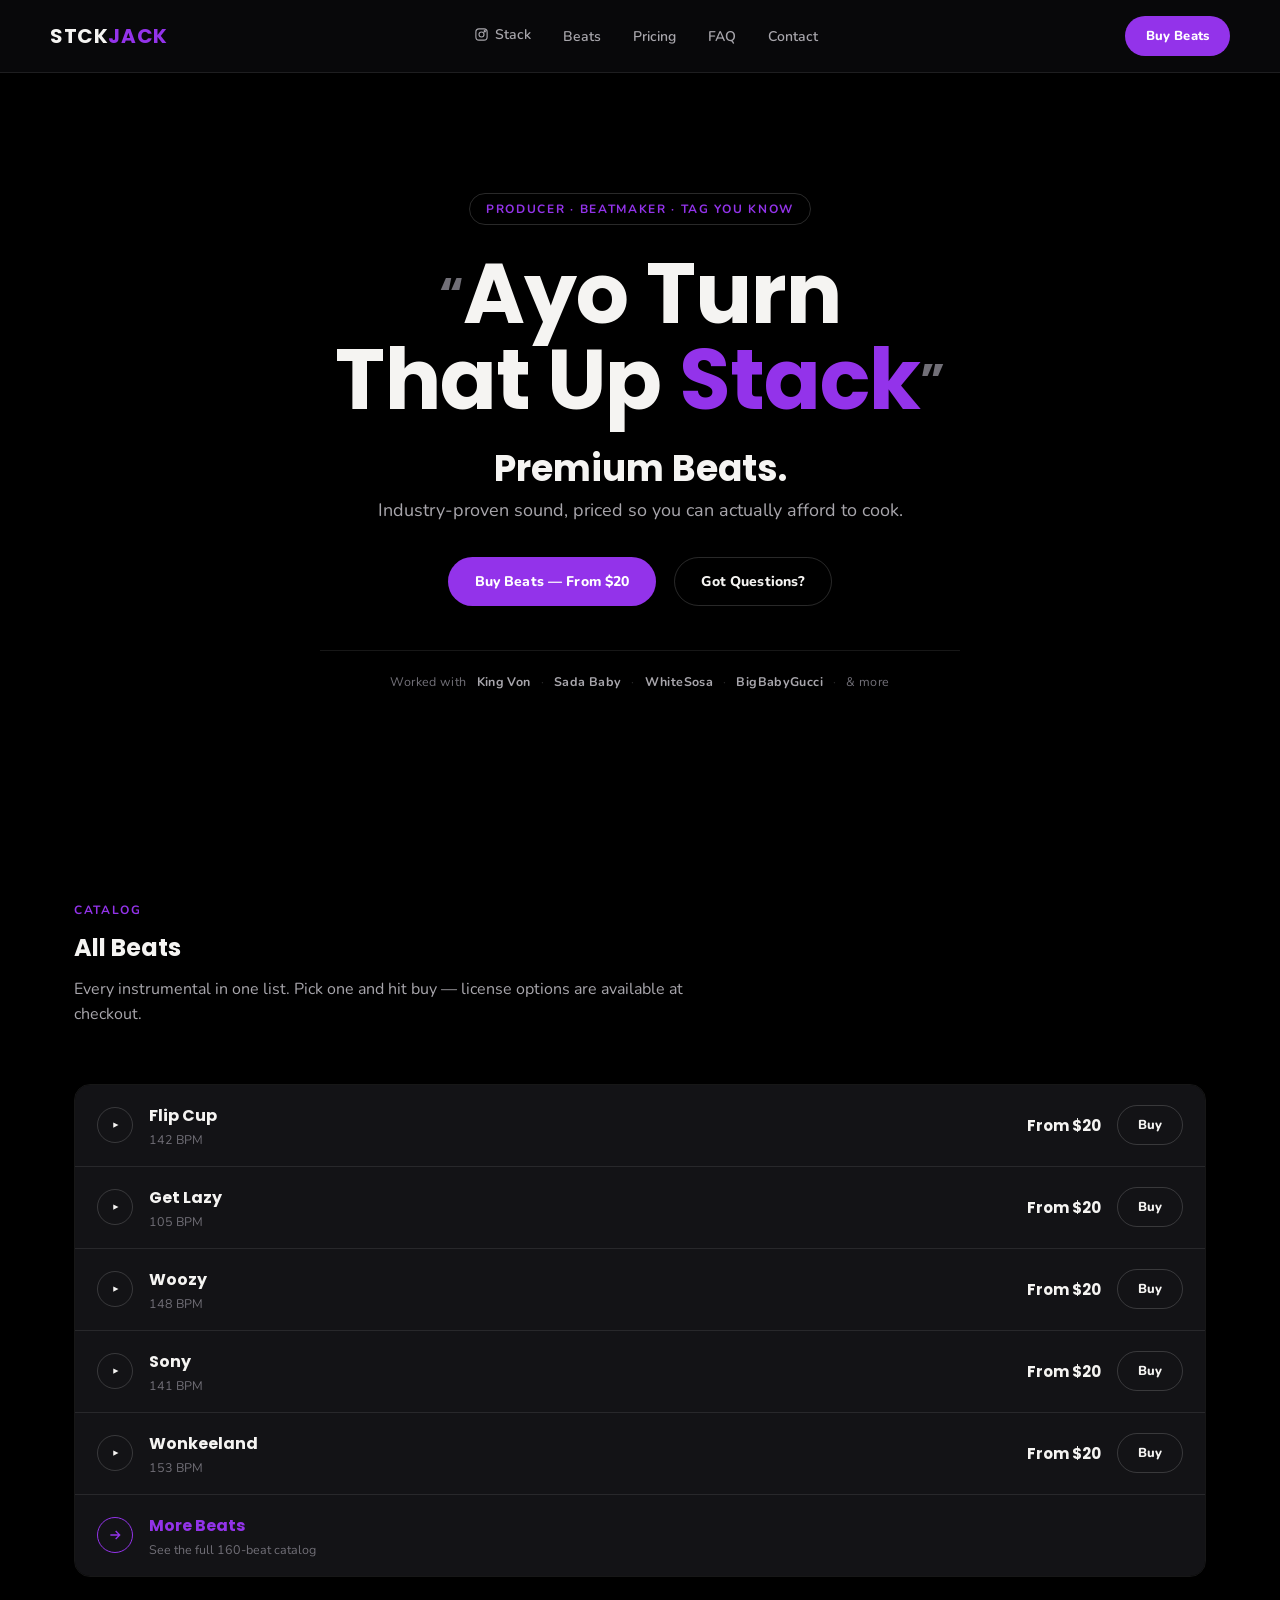
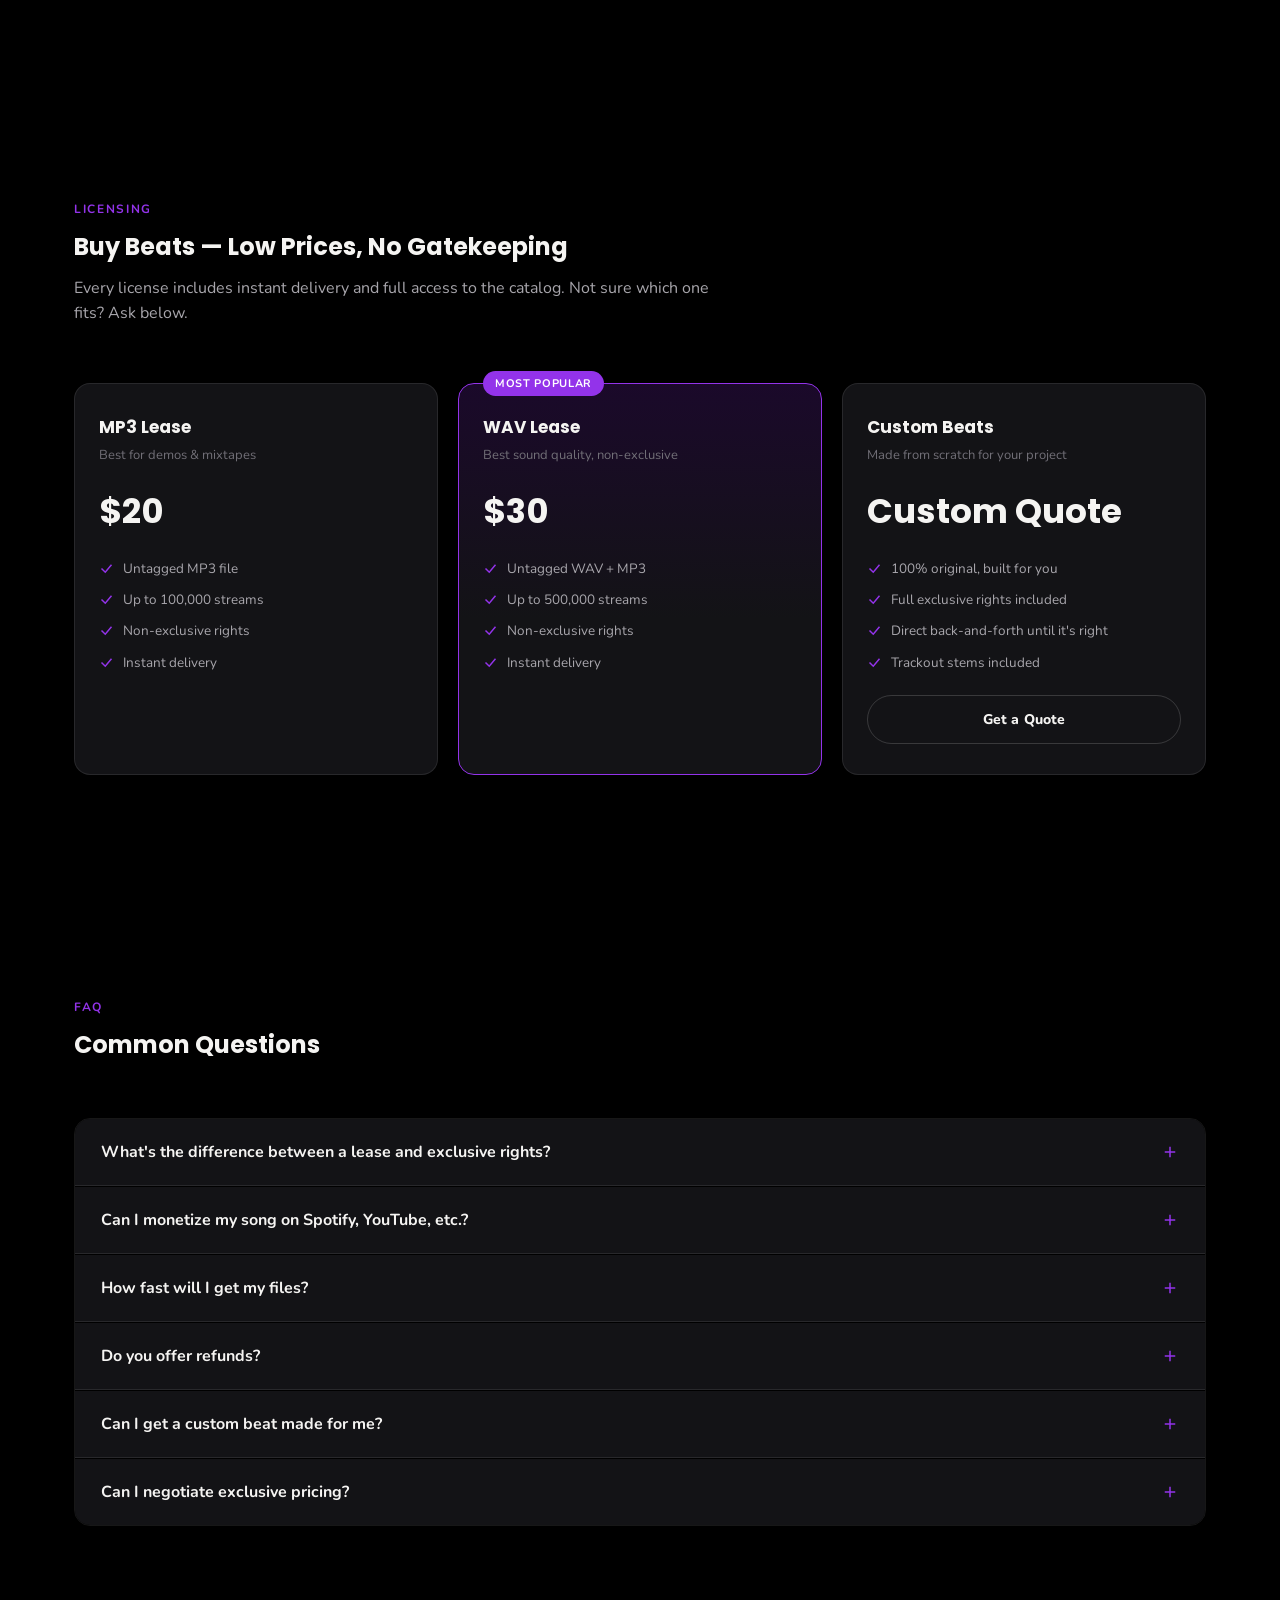
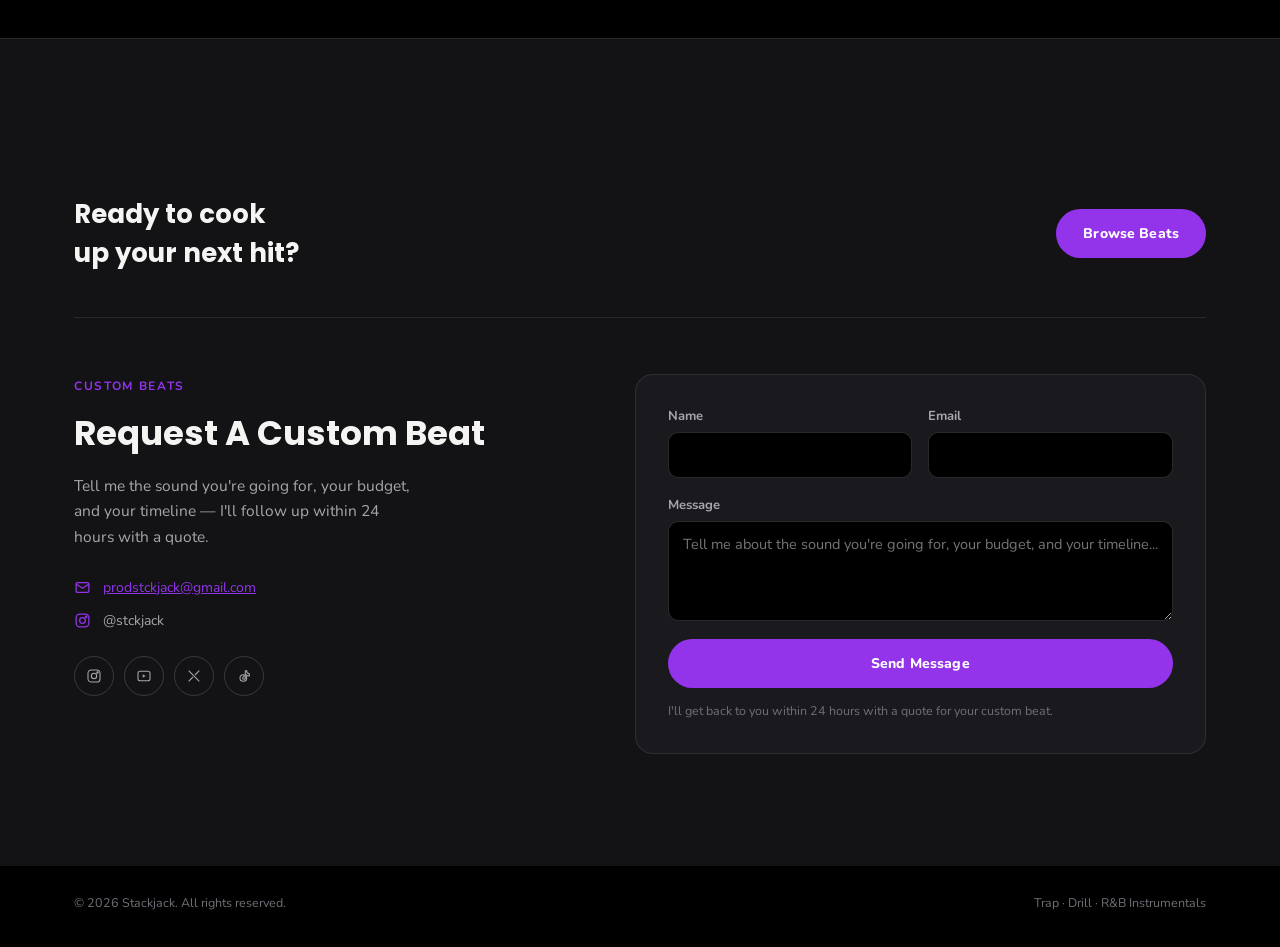
<file: index.html>
<!doctype html>
<html lang="en">
<head>
<meta charset="utf-8">
<meta name="viewport" content="width=device-width, initial-scale=1">
<title>Stackjack Beats</title>
<meta name="description" content="Trap, drill &amp; R&amp;B beats. Low prices, industry-proven sound.">
<link rel="preconnect" href="https://fonts.googleapis.com">
<link rel="stylesheet" href="https://fonts.googleapis.com/css2?family=Poppins:wght@500;600;700;800&family=Nunito:wght@400;600;700;800&display=swap">
<link rel="stylesheet" href="styles.css">
</head>
<body>
<nav class="nav">
  <div class="nav-inner">
    <a href="#top" class="logo"><span class="a">STCK</span><span class="b">JACK</span></a>
    <ul class="nav-links">
      <li>
        <a href="https://www.instagram.com/stckjack" target="_blank" rel="noopener" class="nav-ig">
          <svg width="15" height="15" viewBox="0 0 24 24" fill="none" stroke="currentColor" stroke-width="1.8"><rect x="3" y="3" width="18" height="18" rx="5"/><circle cx="12" cy="12" r="4"/><circle cx="17.2" cy="6.8" r="1"/></svg>
          Stack
        </a>
      </li>
      <li><a href="#beats">Beats</a></li>
      <li><a href="#pricing">Pricing</a></li>
      <li><a href="#faq">FAQ</a></li>
      <li><a href="#contact">Contact</a></li>
    </ul>
    <div class="nav-right">
      <a href="#beats" class="btn btn-primary btn-sm">Buy Beats</a>
    </div>
  </div>
</nav>

<header class="hero" id="top">
  <div class="hero-inner">
    <div class="hero-badge">
      <span class="eyebrow" style="padding:0;">Producer &middot; Beatmaker &middot; Tag You Know</span>
    </div>
    <h1 class="hero-headline">
      <span class="q">&ldquo;</span>Ayo Turn That Up <span class="hit">Stack</span><span class="q">&rdquo;</span>
    </h1>
    <p class="hero-sub"><span class="hero-sub-lead">Premium Beats.</span><br>Industry-proven sound, priced so you can actually afford to cook.</p>
    <div class="hero-ctas">
      <a href="#beats" class="btn btn-primary">Buy Beats &mdash; From $20</a>
      <a href="#faq" class="btn btn-ghost">Got Questions?</a>
    </div>
    <div class="hero-cred">
      <span>Worked with</span>
      <b>King Von</b><span class="dot">&middot;</span>
      <b>Sada Baby</b><span class="dot">&middot;</span>
      <b>WhiteSosa</b><span class="dot">&middot;</span>
      <b>BigBabyGucci</b><span class="dot">&middot;</span>
      <span>&amp; more</span>
    </div>
  </div>
</header>

<section class="section" id="beats">
  <div class="wrap">
    <div class="section-head">
      <span class="eyebrow">Catalog</span>
      <h2>All Beats</h2>
      <p>Every instrumental in one list. Pick one and hit buy — license options are available at checkout.</p>
    </div>
    <div class="beats-list">
      <!--
        ADD A BEAT: copy one .beat-row block (from <div class="beat-row"> to
        its closing </div>) and edit these spots:
          1. beat-row-title   -> the beat's name
          2. beat-row-tags    -> genre · BPM · key
          3. beat-row-price   -> what shows in the list
          4. data-beat        -> same name as the title (used in the license picker and
                                 the email fallback)
          5. data-checkout-mp3, data-checkout-wav
                              -> paste a Stripe Payment Link / Gumroad / Payhip URL
                                 for each license. Buy opens a picker for MP3 vs WAV --
                                 leave either one "" and that option emails
                                 prodstckjack@gmail.com instead until you add a link.
          6. audio src        -> put a short (15-20s) MP3 preview clip in the
                                 previews/ folder next to this file, then set the
                                 <audio> tag's src to "previews/your-file-name.mp3".
                                 Previews load only when someone hits play (not on
                                 page load), so this scales fine to 100+ beats --
                                 unlike embedding audio directly in the page.
        Paste new blocks in any order — nothing else needs updating.
      -->
      <div class="beat-row">
        <button type="button" class="beat-row-play js-play" aria-label="Play preview of Flip Cup"><svg class="icon-play" width="14" height="14" viewBox="0 0 24 24" fill="none"><path d="M9 7.5L18 12L9 16.5V7.5Z" fill="currentColor"/></svg><svg class="icon-pause" width="14" height="14" viewBox="0 0 24 24" fill="none" style="display:none"><rect x="7" y="6" width="4" height="12" fill="currentColor"/><rect x="14" y="6" width="4" height="12" fill="currentColor"/></svg></button>
        <audio class="beat-audio" preload="none" src="previews/flip-cup.mp3"></audio>
        <div class="beat-row-info">
          <span class="beat-row-title">Flip Cup</span>
          <span class="beat-row-tags">142 BPM</span>
          <span class="beat-row-error">Preview unavailable — check the previews/ folder</span>
        </div>
        <span class="beat-row-price">From $20</span>
        <button type="button" class="btn btn-ghost btn-sm js-buy-track" data-beat="Flip Cup" data-checkout-mp3="" data-checkout-wav="">Buy</button>
      </div>
      <div class="beat-row">
        <button type="button" class="beat-row-play js-play" aria-label="Play preview of Get Lazy"><svg class="icon-play" width="14" height="14" viewBox="0 0 24 24" fill="none"><path d="M9 7.5L18 12L9 16.5V7.5Z" fill="currentColor"/></svg><svg class="icon-pause" width="14" height="14" viewBox="0 0 24 24" fill="none" style="display:none"><rect x="7" y="6" width="4" height="12" fill="currentColor"/><rect x="14" y="6" width="4" height="12" fill="currentColor"/></svg></button>
        <audio class="beat-audio" preload="none" src="previews/get-lazy.mp3"></audio>
        <div class="beat-row-info">
          <span class="beat-row-title">Get Lazy</span>
          <span class="beat-row-tags">105 BPM</span>
          <span class="beat-row-error">Preview unavailable — check the previews/ folder</span>
        </div>
        <span class="beat-row-price">From $20</span>
        <button type="button" class="btn btn-ghost btn-sm js-buy-track" data-beat="Get Lazy" data-checkout-mp3="" data-checkout-wav="">Buy</button>
      </div>
      <div class="beat-row">
        <button type="button" class="beat-row-play js-play" aria-label="Play preview of Woozy"><svg class="icon-play" width="14" height="14" viewBox="0 0 24 24" fill="none"><path d="M9 7.5L18 12L9 16.5V7.5Z" fill="currentColor"/></svg><svg class="icon-pause" width="14" height="14" viewBox="0 0 24 24" fill="none" style="display:none"><rect x="7" y="6" width="4" height="12" fill="currentColor"/><rect x="14" y="6" width="4" height="12" fill="currentColor"/></svg></button>
        <audio class="beat-audio" preload="none" src="previews/woozy.mp3"></audio>
        <div class="beat-row-info">
          <span class="beat-row-title">Woozy</span>
          <span class="beat-row-tags">148 BPM</span>
          <span class="beat-row-error">Preview unavailable — check the previews/ folder</span>
        </div>
        <span class="beat-row-price">From $20</span>
        <button type="button" class="btn btn-ghost btn-sm js-buy-track" data-beat="Woozy" data-checkout-mp3="" data-checkout-wav="">Buy</button>
      </div>
      <div class="beat-row">
        <button type="button" class="beat-row-play js-play" aria-label="Play preview of Sony"><svg class="icon-play" width="14" height="14" viewBox="0 0 24 24" fill="none"><path d="M9 7.5L18 12L9 16.5V7.5Z" fill="currentColor"/></svg><svg class="icon-pause" width="14" height="14" viewBox="0 0 24 24" fill="none" style="display:none"><rect x="7" y="6" width="4" height="12" fill="currentColor"/><rect x="14" y="6" width="4" height="12" fill="currentColor"/></svg></button>
        <audio class="beat-audio" preload="none" src="previews/sony.mp3"></audio>
        <div class="beat-row-info">
          <span class="beat-row-title">Sony</span>
          <span class="beat-row-tags">141 BPM</span>
          <span class="beat-row-error">Preview unavailable — check the previews/ folder</span>
        </div>
        <span class="beat-row-price">From $20</span>
        <button type="button" class="btn btn-ghost btn-sm js-buy-track" data-beat="Sony" data-checkout-mp3="" data-checkout-wav="">Buy</button>
      </div>
      <div class="beat-row">
        <button type="button" class="beat-row-play js-play" aria-label="Play preview of Wonkeeland"><svg class="icon-play" width="14" height="14" viewBox="0 0 24 24" fill="none"><path d="M9 7.5L18 12L9 16.5V7.5Z" fill="currentColor"/></svg><svg class="icon-pause" width="14" height="14" viewBox="0 0 24 24" fill="none" style="display:none"><rect x="7" y="6" width="4" height="12" fill="currentColor"/><rect x="14" y="6" width="4" height="12" fill="currentColor"/></svg></button>
        <audio class="beat-audio" preload="none" src="previews/wonkeeland.mp3"></audio>
        <div class="beat-row-info">
          <span class="beat-row-title">Wonkeeland</span>
          <span class="beat-row-tags">153 BPM</span>
          <span class="beat-row-error">Preview unavailable — check the previews/ folder</span>
        </div>
        <span class="beat-row-price">From $20</span>
        <button type="button" class="btn btn-ghost btn-sm js-buy-track" data-beat="Wonkeeland" data-checkout-mp3="" data-checkout-wav="">Buy</button>
      </div>
      <a href="beats.html" class="beat-row beat-row-more">
        <div class="beat-row-more-icon">
          <svg width="16" height="16" viewBox="0 0 24 24" fill="none" stroke="currentColor" stroke-width="2"><path d="M5 12h14M13 6l6 6-6 6"/></svg>
        </div>
        <div class="beat-row-info">
          <span class="beat-row-title">More Beats</span>
          <span class="beat-row-tags">See the full 160-beat catalog</span>
        </div>
      </a>
    </div>
  </div>
</section>

<div class="buy-modal-overlay" id="buy-modal-overlay" hidden>
  <div class="buy-modal" role="dialog" aria-modal="true" aria-labelledby="buy-modal-title">
    <button type="button" class="buy-modal-close" id="buy-modal-close" aria-label="Close">
      <svg width="16" height="16" viewBox="0 0 24 24" fill="none" stroke="currentColor" stroke-width="2"><path d="M4 20L10.5 13.5M20 4L13.5 10.5M4 4L20 20"/></svg>
    </button>
    <span class="eyebrow">Choose A License</span>
    <h3 id="buy-modal-title" class="buy-modal-title"></h3>
    <div class="buy-modal-options">
      <a href="#" id="buy-modal-mp3" class="buy-modal-option">
        <span class="buy-modal-option-name">MP3 Lease</span>
        <span class="buy-modal-option-price">$20</span>
      </a>
      <a href="#" id="buy-modal-wav" class="buy-modal-option">
        <span class="buy-modal-option-name">WAV Lease</span>
        <span class="buy-modal-option-price">$30</span>
      </a>
    </div>
  </div>
</div>

<section class="section" id="pricing">
  <div class="wrap">
    <div class="section-head">
      <span class="eyebrow">Licensing</span>
      <h2>Buy Beats — Low Prices, No Gatekeeping</h2>
      <p>Every license includes instant delivery and full access to the catalog. Not sure which one fits? Ask below.</p>
    </div>
    <div class="pricing-grid">
      <div class="price-card">
        <div class="price-head">
          <h3>MP3 Lease</h3>
          <p class="note">Best for demos &amp; mixtapes</p>
        </div>
        <div class="price-amount">$20</div>
        <ul class="price-features">
          <li><svg width="15" height="15" viewBox="0 0 24 24" fill="none" stroke="currentColor" stroke-width="2.4"><path d="M4 12l6 6L20 6"/></svg>Untagged MP3 file</li>
          <li><svg width="15" height="15" viewBox="0 0 24 24" fill="none" stroke="currentColor" stroke-width="2.4"><path d="M4 12l6 6L20 6"/></svg>Up to 100,000 streams</li>
          <li><svg width="15" height="15" viewBox="0 0 24 24" fill="none" stroke="currentColor" stroke-width="2.4"><path d="M4 12l6 6L20 6"/></svg>Non-exclusive rights</li>
          <li><svg width="15" height="15" viewBox="0 0 24 24" fill="none" stroke="currentColor" stroke-width="2.4"><path d="M4 12l6 6L20 6"/></svg>Instant delivery</li>
        </ul>
      </div>

      <div class="price-card featured">
        <span class="price-tag">Most Popular</span>
        <div class="price-head">
          <h3>WAV Lease</h3>
          <p class="note">Best sound quality, non-exclusive</p>
        </div>
        <div class="price-amount">$30</div>
        <ul class="price-features">
          <li><svg width="15" height="15" viewBox="0 0 24 24" fill="none" stroke="currentColor" stroke-width="2.4"><path d="M4 12l6 6L20 6"/></svg>Untagged WAV + MP3</li>
          <li><svg width="15" height="15" viewBox="0 0 24 24" fill="none" stroke="currentColor" stroke-width="2.4"><path d="M4 12l6 6L20 6"/></svg>Up to 500,000 streams</li>
          <li><svg width="15" height="15" viewBox="0 0 24 24" fill="none" stroke="currentColor" stroke-width="2.4"><path d="M4 12l6 6L20 6"/></svg>Non-exclusive rights</li>
          <li><svg width="15" height="15" viewBox="0 0 24 24" fill="none" stroke="currentColor" stroke-width="2.4"><path d="M4 12l6 6L20 6"/></svg>Instant delivery</li>
        </ul>
      </div>

      <div class="price-card">
        <div class="price-head">
          <h3>Custom Beats</h3>
          <p class="note">Made from scratch for your project</p>
        </div>
        <div class="price-amount">Custom Quote</div>
        <ul class="price-features">
          <li><svg width="15" height="15" viewBox="0 0 24 24" fill="none" stroke="currentColor" stroke-width="2.4"><path d="M4 12l6 6L20 6"/></svg>100% original, built for you</li>
          <li><svg width="15" height="15" viewBox="0 0 24 24" fill="none" stroke="currentColor" stroke-width="2.4"><path d="M4 12l6 6L20 6"/></svg>Full exclusive rights included</li>
          <li><svg width="15" height="15" viewBox="0 0 24 24" fill="none" stroke="currentColor" stroke-width="2.4"><path d="M4 12l6 6L20 6"/></svg>Direct back-and-forth until it's right</li>
          <li><svg width="15" height="15" viewBox="0 0 24 24" fill="none" stroke="currentColor" stroke-width="2.4"><path d="M4 12l6 6L20 6"/></svg>Trackout stems included</li>
        </ul>
        <button type="button" class="btn btn-ghost btn-block js-buy" data-license="Custom Beats">Get a Quote</button>
      </div>
    </div>
  </div>
</section>

<section class="section" id="faq">
  <div class="wrap">
    <div class="section-head">
      <span class="eyebrow">FAQ</span>
      <h2>Common Questions</h2>
    </div>
    <div class="faq-list">
      <div class="faq-item" data-open="false">
        <button type="button" class="faq-q">What's the difference between a lease and exclusive rights?
          <svg width="18" height="18" viewBox="0 0 24 24" fill="none" stroke="currentColor" stroke-width="2"><path d="M12 5v14M5 12h14"/></svg>
        </button>
        <div class="faq-a"><div class="faq-a-inner">A lease gives you non-exclusive use of a beat up to a set stream/sale cap — other artists can still license the same instrumental. Exclusive rights pull the beat from the store entirely and sell it to you only, with full ownership.</div></div>
      </div>
      <div class="faq-item" data-open="false">
        <button type="button" class="faq-q">Can I monetize my song on Spotify, YouTube, etc.?
          <svg width="18" height="18" viewBox="0 0 24 24" fill="none" stroke="currentColor" stroke-width="2"><path d="M12 5v14M5 12h14"/></svg>
        </button>
        <div class="faq-a"><div class="faq-a-inner">Yes. Every license — lease or exclusive — includes commercial use rights, so you can release, distribute, and monetize your song on any platform.</div></div>
      </div>
      <div class="faq-item" data-open="false">
        <button type="button" class="faq-q">How fast will I get my files?
          <svg width="18" height="18" viewBox="0 0 24 24" fill="none" stroke="currentColor" stroke-width="2"><path d="M12 5v14M5 12h14"/></svg>
        </button>
        <div class="faq-a"><div class="faq-a-inner">Instantly. Once your order is confirmed you'll get a secure download link by email — no waiting on manual delivery.</div></div>
      </div>
      <div class="faq-item" data-open="false">
        <button type="button" class="faq-q">Do you offer refunds?
          <svg width="18" height="18" viewBox="0 0 24 24" fill="none" stroke="currentColor" stroke-width="2"><path d="M12 5v14M5 12h14"/></svg>
        </button>
        <div class="faq-a"><div class="faq-a-inner">Because files are delivered digitally, sales are final once a download link is sent. Message me before buying if you want to make sure a beat's the right fit first.</div></div>
      </div>
      <div class="faq-item" data-open="false">
        <button type="button" class="faq-q">Can I get a custom beat made for me?
          <svg width="18" height="18" viewBox="0 0 24 24" fill="none" stroke="currentColor" stroke-width="2"><path d="M12 5v14M5 12h14"/></svg>
        </button>
        <div class="faq-a"><div class="faq-a-inner">Absolutely — use the contact form below and let me know the sound you're going for, your budget, and your timeline.</div></div>
      </div>
      <div class="faq-item" data-open="false">
        <button type="button" class="faq-q">Can I negotiate exclusive pricing?
          <svg width="18" height="18" viewBox="0 0 24 24" fill="none" stroke="currentColor" stroke-width="2"><path d="M12 5v14M5 12h14"/></svg>
        </button>
        <div class="faq-a"><div class="faq-a-inner">Exclusive pricing depends on the beat and how it's already been used. Send a message with the beat name and I'll get back to you with a quote.</div></div>
      </div>
    </div>
  </div>
</section>

<section class="section contact-section" id="contact">
  <div class="wrap">
    <div class="footer-cta">
      <h3>Ready to cook up your next hit?</h3>
      <a href="#beats" class="btn btn-primary">Browse Beats</a>
    </div>
    <div class="contact-grid" style="margin-top:56px;">
      <div class="contact-copy">
        <span class="eyebrow">Custom Beats</span>
        <h2 style="margin-top:12px;">Request A Custom Beat</h2>
        <p>Tell me the sound you're going for, your budget, and your timeline — I'll follow up within 24 hours with a quote.</p>
        <div class="contact-detail">
          <svg width="17" height="17" viewBox="0 0 24 24" fill="none" stroke="currentColor" stroke-width="1.8"><rect x="3" y="5" width="18" height="14" rx="2"/><path d="M3 7l9 6 9-6"/></svg>
          <a href="mailto:prodstckjack@gmail.com">prodstckjack@gmail.com</a>
        </div>
        <div class="contact-detail">
          <svg width="17" height="17" viewBox="0 0 24 24" fill="none" stroke="currentColor" stroke-width="1.8"><rect x="3" y="3" width="18" height="18" rx="5"/><circle cx="12" cy="12" r="4"/><circle cx="17.2" cy="6.8" r="1"/></svg>
          <span>@stckjack</span>
        </div>
        <div class="social-row">
          <a href="#" class="social-btn" aria-label="Instagram">
            <svg width="16" height="16" viewBox="0 0 24 24" fill="none" stroke="currentColor" stroke-width="1.6"><rect x="3" y="3" width="18" height="18" rx="5"/><circle cx="12" cy="12" r="4"/><circle cx="17.2" cy="6.8" r="1"/></svg>
          </a>
          <a href="#" class="social-btn" aria-label="YouTube">
            <svg width="16" height="16" viewBox="0 0 24 24" fill="none" stroke="currentColor" stroke-width="1.6"><rect x="3" y="5" width="18" height="14" rx="3"/><path d="M10 9.5L14.5 12L10 14.5V9.5Z" fill="currentColor" stroke="none"/></svg>
          </a>
          <a href="#" class="social-btn" aria-label="X">
            <svg width="16" height="16" viewBox="0 0 24 24" fill="none" stroke="currentColor" stroke-width="1.6"><path d="M4 20L10.5 13.5M20 4L13.5 10.5M4 4L20 20"/></svg>
          </a>
          <a href="#" class="social-btn" aria-label="TikTok">
            <svg width="16" height="16" viewBox="0 0 24 24" fill="none" stroke="currentColor" stroke-width="1.6"><path d="M16 4c0 2.5 1.8 4.3 4 4.5V12c-1.5 0-2.9-.5-4-1.4V15a5 5 0 1 1-5-5c.3 0 .7 0 1 .1V13a2 2 0 1 0 2 2V4h2Z"/></svg>
          </a>
        </div>
      </div>

      <form class="form-card" id="contact-form">
        <input type="text" name="_gotcha" class="hp" tabindex="-1" autocomplete="off">
        <div class="field-row">
          <div class="field">
            <label for="f-name">Name</label>
            <input id="f-name" name="name" type="text" required autocomplete="name">
          </div>
          <div class="field">
            <label for="f-email">Email</label>
            <input id="f-email" name="email" type="email" required autocomplete="email">
          </div>
        </div>
        <div class="field">
          <label for="f-message">Message</label>
          <textarea id="f-message" name="message" required placeholder="Tell me about the sound you're going for, your budget, and your timeline..."></textarea>
        </div>
        <button type="submit" class="btn btn-primary btn-block" id="f-submit">Send Message</button>
        <div class="form-status" id="f-status" role="status"></div>
        <p class="form-note">I'll get back to you within 24 hours with a quote for your custom beat.</p>
      </form>
    </div>
  </div>
</section>

<footer>
  <div class="wrap">
    <div class="footer-bottom">
      <span>&copy; 2026 Stackjack. All rights reserved.</span>
      <span>Trap &middot; Drill &middot; R&amp;B Instrumentals</span>
    </div>
  </div>
</footer>

<script src="beats.js"></script>
<script>
  // FAQ accordion
  document.querySelectorAll('.faq-item').forEach(function(item){
    var btn = item.querySelector('.faq-q');
    var panel = item.querySelector('.faq-a');
    btn.addEventListener('click', function(){
      var isOpen = item.getAttribute('data-open') === 'true';
      document.querySelectorAll('.faq-item').forEach(function(other){
        other.setAttribute('data-open', 'false');
        other.querySelector('.faq-a').style.maxHeight = null;
      });
      if(!isOpen){
        item.setAttribute('data-open', 'true');
        panel.style.maxHeight = panel.scrollHeight + 'px';
      }
    });
  });

  // Pricing "Get a Quote" (Custom Beats) -> scroll to the contact form
  document.querySelectorAll('.js-buy').forEach(function(btn){
    btn.addEventListener('click', function(){
      document.getElementById('contact-form').scrollIntoView({ behavior: 'smooth', block: 'center' });
      document.getElementById('f-name').focus({ preventScroll: true });
    });
  });

  // Contact form submission (Formspree)
  // Replace FORMSPREE_ENDPOINT with your own form endpoint from https://formspree.io
  var FORMSPREE_ENDPOINT = 'https://formspree.io/f/mnpallye';

  var form = document.getElementById('contact-form');
  var statusEl = document.getElementById('f-status');
  var submitBtn = document.getElementById('f-submit');

  form.addEventListener('submit', function(e){
    e.preventDefault();

    if (form._gotcha.value) { return; } // honeypot

    statusEl.className = 'form-status';
    submitBtn.disabled = true;
    submitBtn.textContent = 'Sending...';

    fetch(FORMSPREE_ENDPOINT, {
      method: 'POST',
      headers: { 'Accept': 'application/json' },
      body: new FormData(form)
    }).then(function(res){
      if (res.ok) {
        statusEl.textContent = "Got it — I'll hit you back within 24 hours.";
        statusEl.className = 'form-status show ok';
        form.reset();
      } else {
        throw new Error('Form endpoint not configured');
      }
    }).catch(function(){
      statusEl.textContent = 'Something went wrong sending that — email me directly at prodstckjack@gmail.com instead.';
      statusEl.className = 'form-status show err';
    }).finally(function(){
      submitBtn.disabled = false;
      submitBtn.textContent = 'Send Message';
    });
  });
</script>
</body>
</html>
</file>
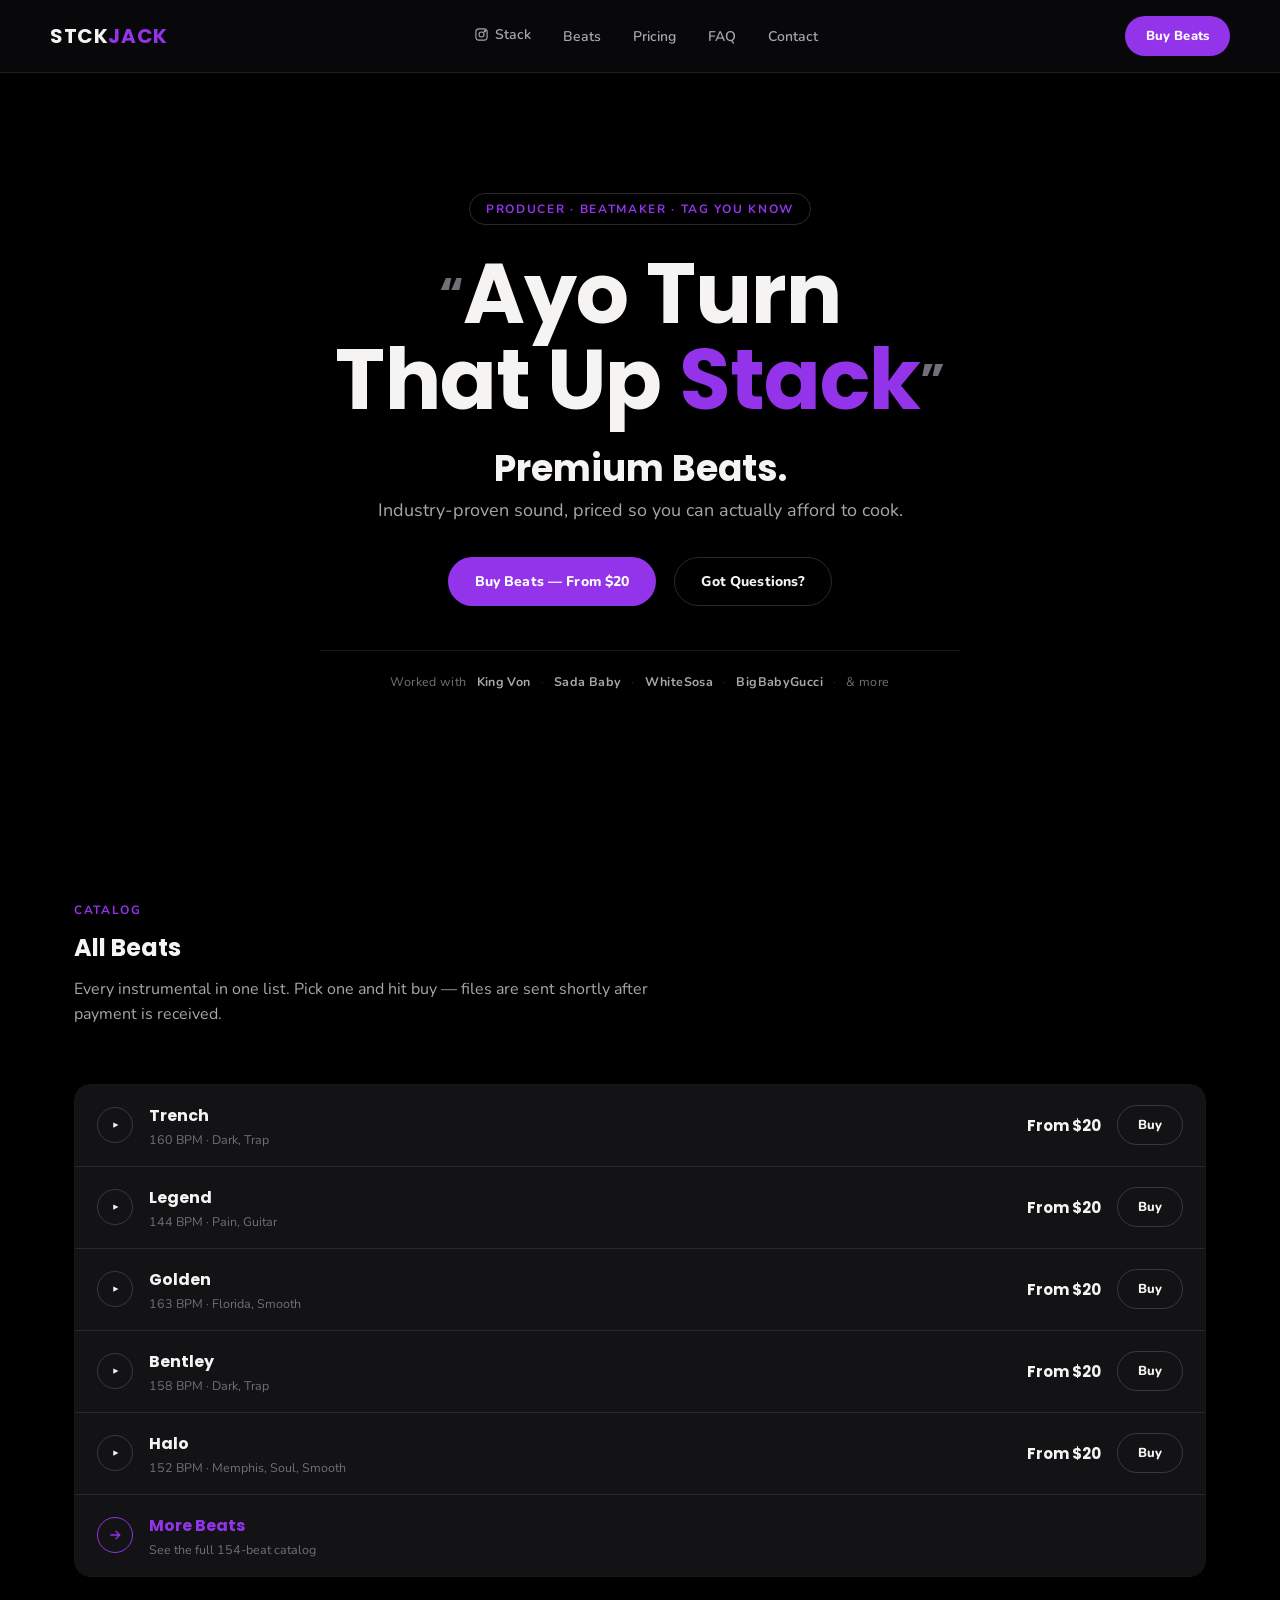
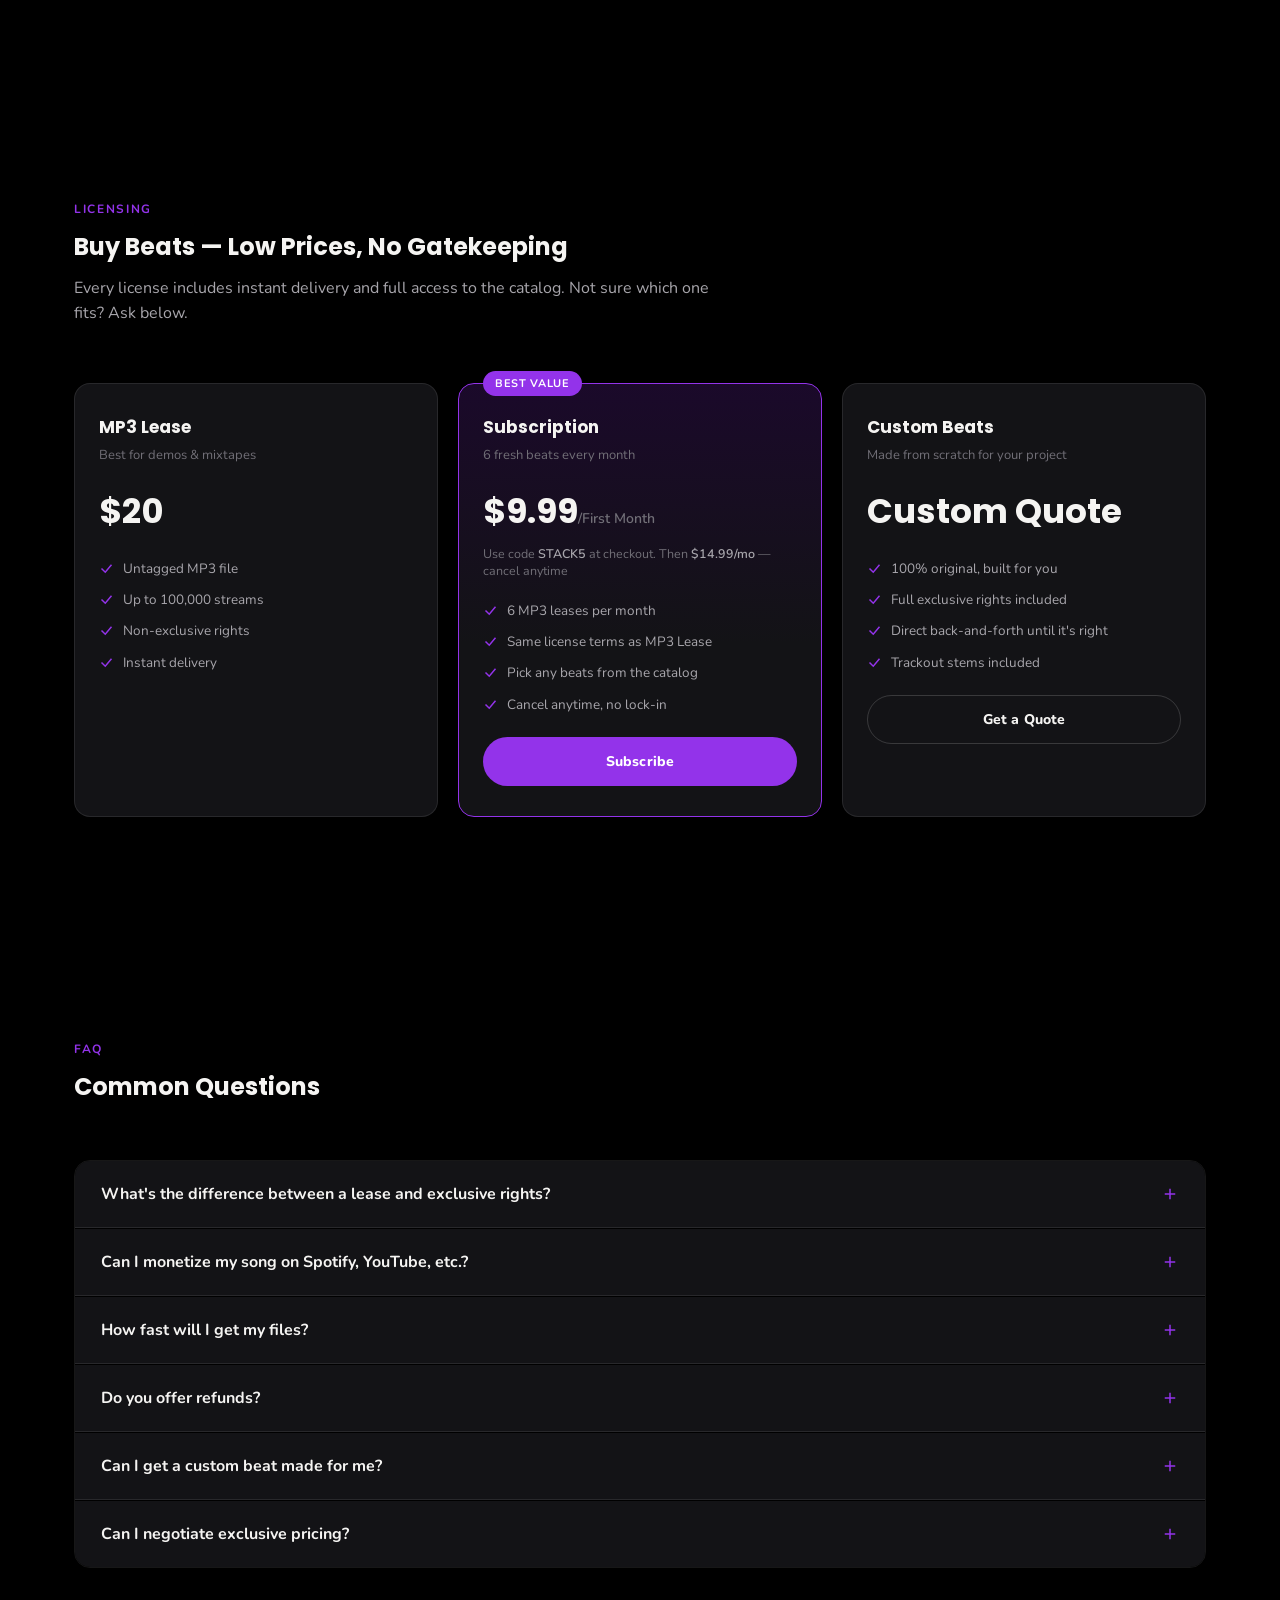
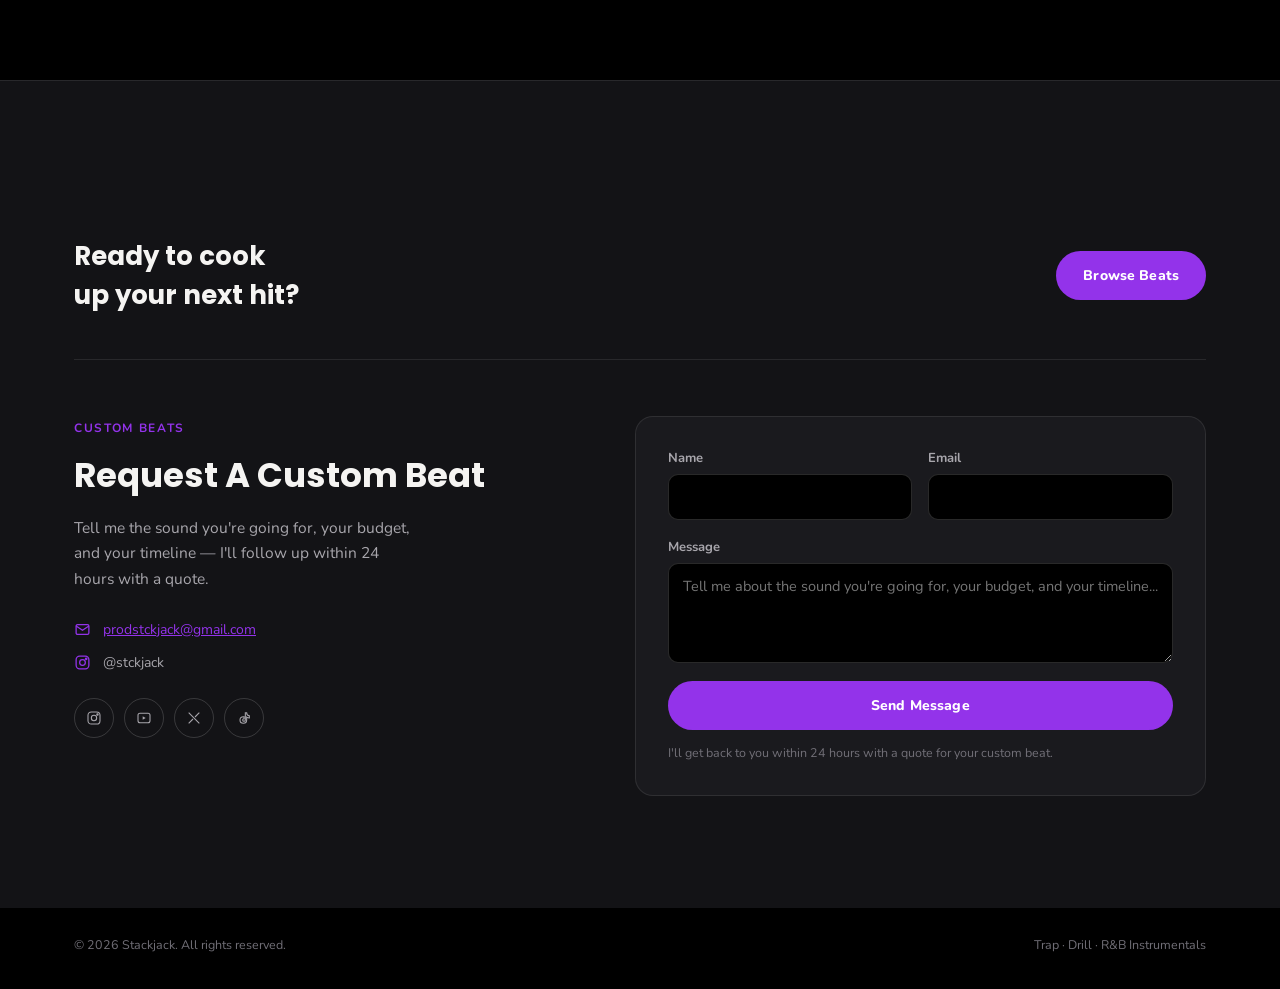
<file: docs/index.html>
<!doctype html>
<html lang="en">
<head>
<meta charset="utf-8">
<meta name="viewport" content="width=device-width, initial-scale=1">
<title>Stackjack Beats</title>
<meta name="description" content="Trap, drill &amp; R&amp;B beats. Low prices, industry-proven sound.">
<link rel="preconnect" href="https://fonts.googleapis.com">
<link rel="stylesheet" href="https://fonts.googleapis.com/css2?family=Poppins:wght@500;600;700;800&family=Nunito:wght@400;600;700;800&display=swap">
<link rel="stylesheet" href="styles.css">
</head>
<body>
<nav class="nav">
  <div class="nav-inner">
    <a href="#top" class="logo"><span class="a">STCK</span><span class="b">JACK</span></a>
    <ul class="nav-links">
      <li>
        <a href="https://www.instagram.com/stckjack" target="_blank" rel="noopener" class="nav-ig">
          <svg width="15" height="15" viewBox="0 0 24 24" fill="none" stroke="currentColor" stroke-width="1.8"><rect x="3" y="3" width="18" height="18" rx="5"/><circle cx="12" cy="12" r="4"/><circle cx="17.2" cy="6.8" r="1"/></svg>
          Stack
        </a>
      </li>
      <li><a href="#beats">Beats</a></li>
      <li><a href="#pricing">Pricing</a></li>
      <li><a href="#faq">FAQ</a></li>
      <li><a href="#contact">Contact</a></li>
    </ul>
    <div class="nav-right">
      <a href="#beats" class="btn btn-primary btn-sm">Buy Beats</a>
    </div>
  </div>
</nav>

<header class="hero" id="top">
  <div class="hero-inner">
    <div class="hero-badge">
      <span class="eyebrow" style="padding:0;">Producer &middot; Beatmaker &middot; Tag You Know</span>
    </div>
    <h1 class="hero-headline">
      <span class="q">&ldquo;</span>Ayo Turn That Up <span class="hit">Stack</span><span class="q">&rdquo;</span>
    </h1>
    <p class="hero-sub"><span class="hero-sub-lead">Premium Beats.</span><br>Industry-proven sound, priced so you can actually afford to cook.</p>
    <div class="hero-ctas">
      <a href="#beats" class="btn btn-primary">Buy Beats &mdash; From $20</a>
      <a href="#faq" class="btn btn-ghost">Got Questions?</a>
    </div>
    <div class="hero-cred">
      <span>Worked with</span>
      <b>King Von</b><span class="dot">&middot;</span>
      <b>Sada Baby</b><span class="dot">&middot;</span>
      <b>WhiteSosa</b><span class="dot">&middot;</span>
      <b>BigBabyGucci</b><span class="dot">&middot;</span>
      <span>&amp; more</span>
    </div>
  </div>
</header>

<section class="section" id="beats">
  <div class="wrap">
    <div class="section-head">
      <span class="eyebrow">Catalog</span>
      <h2>All Beats</h2>
      <p>Every instrumental in one list. Pick one and hit buy — files are sent shortly after payment is received.</p>
    </div>
    <div class="beats-list">
      <!--
        ADD A BEAT: copy one .beat-row block (from <div class="beat-row"> to
        its closing </div>) and edit these spots:
          1. beat-row-title   -> the beat's name
          2. beat-row-tags    -> genre · BPM · key
          3. beat-row-price   -> what shows in the list
          4. data-beat        -> same name as the title (used in the email fallback)
          5. data-checkout-mp3 -> paste a Stripe Payment Link / Gumroad / Payhip URL
                                 here. Buy goes straight there -- leave it "" and Buy
                                 emails prodstckjack@gmail.com instead until you add
                                 one. (WAV Lease is turned off for now -- see beats.js
                                 if you bring it back later.)
          6. audio src        -> put a short (15-20s) MP3 preview clip in the
                                 previews/ folder next to this file, then set the
                                 <audio> tag's src to "previews/your-file-name.mp3".
                                 Previews load only when someone hits play (not on
                                 page load), so this scales fine to 100+ beats --
                                 unlike embedding audio directly in the page.
        Paste new blocks in any order — nothing else needs updating.
      -->
      <div class="beat-row">
        <button type="button" class="beat-row-play js-play" aria-label="Play preview of Trench"><svg class="icon-play" width="14" height="14" viewBox="0 0 24 24" fill="none"><path d="M9 7.5L18 12L9 16.5V7.5Z" fill="currentColor"/></svg><svg class="icon-pause" width="14" height="14" viewBox="0 0 24 24" fill="none" style="display:none"><rect x="7" y="6" width="4" height="12" fill="currentColor"/><rect x="14" y="6" width="4" height="12" fill="currentColor"/></svg></button>
        <audio class="beat-audio" preload="none" src="previews/trench.mp3"></audio>
        <div class="beat-row-info">
          <span class="beat-row-title">Trench</span>
          <span class="beat-row-tags">160 BPM · Dark, Trap</span>
          <span class="beat-row-error">Preview unavailable — check the previews/ folder</span>
        </div>
        <span class="beat-row-price">From $20</span>
        <button type="button" class="btn btn-ghost btn-sm js-buy-track" data-beat="Trench" data-checkout-mp3="">Buy</button>
      </div>
      <div class="beat-row">
        <button type="button" class="beat-row-play js-play" aria-label="Play preview of Legend"><svg class="icon-play" width="14" height="14" viewBox="0 0 24 24" fill="none"><path d="M9 7.5L18 12L9 16.5V7.5Z" fill="currentColor"/></svg><svg class="icon-pause" width="14" height="14" viewBox="0 0 24 24" fill="none" style="display:none"><rect x="7" y="6" width="4" height="12" fill="currentColor"/><rect x="14" y="6" width="4" height="12" fill="currentColor"/></svg></button>
        <audio class="beat-audio" preload="none" src="previews/legend.mp3"></audio>
        <div class="beat-row-info">
          <span class="beat-row-title">Legend</span>
          <span class="beat-row-tags">144 BPM · Pain, Guitar</span>
          <span class="beat-row-error">Preview unavailable — check the previews/ folder</span>
        </div>
        <span class="beat-row-price">From $20</span>
        <button type="button" class="btn btn-ghost btn-sm js-buy-track" data-beat="Legend" data-checkout-mp3="">Buy</button>
      </div>
      <div class="beat-row">
        <button type="button" class="beat-row-play js-play" aria-label="Play preview of Golden"><svg class="icon-play" width="14" height="14" viewBox="0 0 24 24" fill="none"><path d="M9 7.5L18 12L9 16.5V7.5Z" fill="currentColor"/></svg><svg class="icon-pause" width="14" height="14" viewBox="0 0 24 24" fill="none" style="display:none"><rect x="7" y="6" width="4" height="12" fill="currentColor"/><rect x="14" y="6" width="4" height="12" fill="currentColor"/></svg></button>
        <audio class="beat-audio" preload="none" src="previews/golden.mp3"></audio>
        <div class="beat-row-info">
          <span class="beat-row-title">Golden</span>
          <span class="beat-row-tags">163 BPM · Florida, Smooth</span>
          <span class="beat-row-error">Preview unavailable — check the previews/ folder</span>
        </div>
        <span class="beat-row-price">From $20</span>
        <button type="button" class="btn btn-ghost btn-sm js-buy-track" data-beat="Golden" data-checkout-mp3="">Buy</button>
      </div>
      <div class="beat-row">
        <button type="button" class="beat-row-play js-play" aria-label="Play preview of Bentley"><svg class="icon-play" width="14" height="14" viewBox="0 0 24 24" fill="none"><path d="M9 7.5L18 12L9 16.5V7.5Z" fill="currentColor"/></svg><svg class="icon-pause" width="14" height="14" viewBox="0 0 24 24" fill="none" style="display:none"><rect x="7" y="6" width="4" height="12" fill="currentColor"/><rect x="14" y="6" width="4" height="12" fill="currentColor"/></svg></button>
        <audio class="beat-audio" preload="none" src="previews/bentley.mp3"></audio>
        <div class="beat-row-info">
          <span class="beat-row-title">Bentley</span>
          <span class="beat-row-tags">158 BPM · Dark, Trap</span>
          <span class="beat-row-error">Preview unavailable — check the previews/ folder</span>
        </div>
        <span class="beat-row-price">From $20</span>
        <button type="button" class="btn btn-ghost btn-sm js-buy-track" data-beat="Bentley" data-checkout-mp3="">Buy</button>
      </div>
      <div class="beat-row">
        <button type="button" class="beat-row-play js-play" aria-label="Play preview of Halo"><svg class="icon-play" width="14" height="14" viewBox="0 0 24 24" fill="none"><path d="M9 7.5L18 12L9 16.5V7.5Z" fill="currentColor"/></svg><svg class="icon-pause" width="14" height="14" viewBox="0 0 24 24" fill="none" style="display:none"><rect x="7" y="6" width="4" height="12" fill="currentColor"/><rect x="14" y="6" width="4" height="12" fill="currentColor"/></svg></button>
        <audio class="beat-audio" preload="none" src="previews/halo.mp3"></audio>
        <div class="beat-row-info">
          <span class="beat-row-title">Halo</span>
          <span class="beat-row-tags">152 BPM · Memphis, Soul, Smooth</span>
          <span class="beat-row-error">Preview unavailable — check the previews/ folder</span>
        </div>
        <span class="beat-row-price">From $20</span>
        <button type="button" class="btn btn-ghost btn-sm js-buy-track" data-beat="Halo" data-checkout-mp3="">Buy</button>
      </div>
      <a href="beats.html" class="beat-row beat-row-more">
        <div class="beat-row-more-icon">
          <svg width="16" height="16" viewBox="0 0 24 24" fill="none" stroke="currentColor" stroke-width="2"><path d="M5 12h14M13 6l6 6-6 6"/></svg>
        </div>
        <div class="beat-row-info">
          <span class="beat-row-title">More Beats</span>
          <span class="beat-row-tags">See the full 154-beat catalog</span>
        </div>
      </a>
    </div>
  </div>
</section>

<section class="section" id="pricing">
  <div class="wrap">
    <div class="section-head">
      <span class="eyebrow">Licensing</span>
      <h2>Buy Beats — Low Prices, No Gatekeeping</h2>
      <p>Every license includes instant delivery and full access to the catalog. Not sure which one fits? Ask below.</p>
    </div>
    <div class="pricing-grid">
      <div class="price-card">
        <div class="price-head">
          <h3>MP3 Lease</h3>
          <p class="note">Best for demos &amp; mixtapes</p>
        </div>
        <div class="price-amount">$20</div>
        <ul class="price-features">
          <li><svg width="15" height="15" viewBox="0 0 24 24" fill="none" stroke="currentColor" stroke-width="2.4"><path d="M4 12l6 6L20 6"/></svg>Untagged MP3 file</li>
          <li><svg width="15" height="15" viewBox="0 0 24 24" fill="none" stroke="currentColor" stroke-width="2.4"><path d="M4 12l6 6L20 6"/></svg>Up to 100,000 streams</li>
          <li><svg width="15" height="15" viewBox="0 0 24 24" fill="none" stroke="currentColor" stroke-width="2.4"><path d="M4 12l6 6L20 6"/></svg>Non-exclusive rights</li>
          <li><svg width="15" height="15" viewBox="0 0 24 24" fill="none" stroke="currentColor" stroke-width="2.4"><path d="M4 12l6 6L20 6"/></svg>Instant delivery</li>
        </ul>
      </div>

      <div class="price-card featured">
        <span class="price-tag">Best Value</span>
        <div class="price-head">
          <h3>Subscription</h3>
          <p class="note">6 fresh beats every month</p>
        </div>
        <div class="price-amount">$9.99<span>/First Month</span></div>
        <p class="price-sub">Use code <strong>STACK5</strong> at checkout. Then <strong>$14.99/mo</strong> — cancel anytime</p>
        <ul class="price-features">
          <li><svg width="15" height="15" viewBox="0 0 24 24" fill="none" stroke="currentColor" stroke-width="2.4"><path d="M4 12l6 6L20 6"/></svg>6 MP3 leases per month</li>
          <li><svg width="15" height="15" viewBox="0 0 24 24" fill="none" stroke="currentColor" stroke-width="2.4"><path d="M4 12l6 6L20 6"/></svg>Same license terms as MP3 Lease</li>
          <li><svg width="15" height="15" viewBox="0 0 24 24" fill="none" stroke="currentColor" stroke-width="2.4"><path d="M4 12l6 6L20 6"/></svg>Pick any beats from the catalog</li>
          <li><svg width="15" height="15" viewBox="0 0 24 24" fill="none" stroke="currentColor" stroke-width="2.4"><path d="M4 12l6 6L20 6"/></svg>Cancel anytime, no lock-in</li>
        </ul>
        <a href="beats.html?mode=subscribe" class="btn btn-primary btn-block">Subscribe</a>
      </div>

      <div class="price-card">
        <div class="price-head">
          <h3>Custom Beats</h3>
          <p class="note">Made from scratch for your project</p>
        </div>
        <div class="price-amount">Custom Quote</div>
        <ul class="price-features">
          <li><svg width="15" height="15" viewBox="0 0 24 24" fill="none" stroke="currentColor" stroke-width="2.4"><path d="M4 12l6 6L20 6"/></svg>100% original, built for you</li>
          <li><svg width="15" height="15" viewBox="0 0 24 24" fill="none" stroke="currentColor" stroke-width="2.4"><path d="M4 12l6 6L20 6"/></svg>Full exclusive rights included</li>
          <li><svg width="15" height="15" viewBox="0 0 24 24" fill="none" stroke="currentColor" stroke-width="2.4"><path d="M4 12l6 6L20 6"/></svg>Direct back-and-forth until it's right</li>
          <li><svg width="15" height="15" viewBox="0 0 24 24" fill="none" stroke="currentColor" stroke-width="2.4"><path d="M4 12l6 6L20 6"/></svg>Trackout stems included</li>
        </ul>
        <button type="button" class="btn btn-ghost btn-block js-buy" data-license="Custom Beats">Get a Quote</button>
      </div>
    </div>
  </div>
</section>

<section class="section" id="faq">
  <div class="wrap">
    <div class="section-head">
      <span class="eyebrow">FAQ</span>
      <h2>Common Questions</h2>
    </div>
    <div class="faq-list">
      <div class="faq-item" data-open="false">
        <button type="button" class="faq-q">What's the difference between a lease and exclusive rights?
          <svg width="18" height="18" viewBox="0 0 24 24" fill="none" stroke="currentColor" stroke-width="2"><path d="M12 5v14M5 12h14"/></svg>
        </button>
        <div class="faq-a"><div class="faq-a-inner">A lease gives you non-exclusive use of a beat up to a set stream/sale cap — other artists can still license the same instrumental. Exclusive rights pull the beat from the store entirely and sell it to you only, with full ownership.</div></div>
      </div>
      <div class="faq-item" data-open="false">
        <button type="button" class="faq-q">Can I monetize my song on Spotify, YouTube, etc.?
          <svg width="18" height="18" viewBox="0 0 24 24" fill="none" stroke="currentColor" stroke-width="2"><path d="M12 5v14M5 12h14"/></svg>
        </button>
        <div class="faq-a"><div class="faq-a-inner">Yes. Every license — lease or exclusive — includes commercial use rights, so you can release, distribute, and monetize your song on any platform.</div></div>
      </div>
      <div class="faq-item" data-open="false">
        <button type="button" class="faq-q">How fast will I get my files?
          <svg width="18" height="18" viewBox="0 0 24 24" fill="none" stroke="currentColor" stroke-width="2"><path d="M12 5v14M5 12h14"/></svg>
        </button>
        <div class="faq-a"><div class="faq-a-inner">Fast — once your payment goes through, you'll get your beat by email, usually within a few hours.</div></div>
      </div>
      <div class="faq-item" data-open="false">
        <button type="button" class="faq-q">Do you offer refunds?
          <svg width="18" height="18" viewBox="0 0 24 24" fill="none" stroke="currentColor" stroke-width="2"><path d="M12 5v14M5 12h14"/></svg>
        </button>
        <div class="faq-a"><div class="faq-a-inner">Because files are delivered digitally, sales are final once a download link is sent. Message me before buying if you want to make sure a beat's the right fit first.</div></div>
      </div>
      <div class="faq-item" data-open="false">
        <button type="button" class="faq-q">Can I get a custom beat made for me?
          <svg width="18" height="18" viewBox="0 0 24 24" fill="none" stroke="currentColor" stroke-width="2"><path d="M12 5v14M5 12h14"/></svg>
        </button>
        <div class="faq-a"><div class="faq-a-inner">Absolutely — use the contact form below and let me know the sound you're going for, your budget, and your timeline.</div></div>
      </div>
      <div class="faq-item" data-open="false">
        <button type="button" class="faq-q">Can I negotiate exclusive pricing?
          <svg width="18" height="18" viewBox="0 0 24 24" fill="none" stroke="currentColor" stroke-width="2"><path d="M12 5v14M5 12h14"/></svg>
        </button>
        <div class="faq-a"><div class="faq-a-inner">Exclusive pricing depends on the beat and how it's already been used. Send a message with the beat name and I'll get back to you with a quote.</div></div>
      </div>
    </div>
  </div>
</section>

<section class="section contact-section" id="contact">
  <div class="wrap">
    <div class="footer-cta">
      <h3>Ready to cook up your next hit?</h3>
      <a href="#beats" class="btn btn-primary">Browse Beats</a>
    </div>
    <div class="contact-grid" style="margin-top:56px;">
      <div class="contact-copy">
        <span class="eyebrow">Custom Beats</span>
        <h2 style="margin-top:12px;">Request A Custom Beat</h2>
        <p>Tell me the sound you're going for, your budget, and your timeline — I'll follow up within 24 hours with a quote.</p>
        <div class="contact-detail">
          <svg width="17" height="17" viewBox="0 0 24 24" fill="none" stroke="currentColor" stroke-width="1.8"><rect x="3" y="5" width="18" height="14" rx="2"/><path d="M3 7l9 6 9-6"/></svg>
          <a href="mailto:prodstckjack@gmail.com">prodstckjack@gmail.com</a>
        </div>
        <div class="contact-detail">
          <svg width="17" height="17" viewBox="0 0 24 24" fill="none" stroke="currentColor" stroke-width="1.8"><rect x="3" y="3" width="18" height="18" rx="5"/><circle cx="12" cy="12" r="4"/><circle cx="17.2" cy="6.8" r="1"/></svg>
          <span>@stckjack</span>
        </div>
        <div class="social-row">
          <a href="#" class="social-btn" aria-label="Instagram">
            <svg width="16" height="16" viewBox="0 0 24 24" fill="none" stroke="currentColor" stroke-width="1.6"><rect x="3" y="3" width="18" height="18" rx="5"/><circle cx="12" cy="12" r="4"/><circle cx="17.2" cy="6.8" r="1"/></svg>
          </a>
          <a href="#" class="social-btn" aria-label="YouTube">
            <svg width="16" height="16" viewBox="0 0 24 24" fill="none" stroke="currentColor" stroke-width="1.6"><rect x="3" y="5" width="18" height="14" rx="3"/><path d="M10 9.5L14.5 12L10 14.5V9.5Z" fill="currentColor" stroke="none"/></svg>
          </a>
          <a href="#" class="social-btn" aria-label="X">
            <svg width="16" height="16" viewBox="0 0 24 24" fill="none" stroke="currentColor" stroke-width="1.6"><path d="M4 20L10.5 13.5M20 4L13.5 10.5M4 4L20 20"/></svg>
          </a>
          <a href="#" class="social-btn" aria-label="TikTok">
            <svg width="16" height="16" viewBox="0 0 24 24" fill="none" stroke="currentColor" stroke-width="1.6"><path d="M16 4c0 2.5 1.8 4.3 4 4.5V12c-1.5 0-2.9-.5-4-1.4V15a5 5 0 1 1-5-5c.3 0 .7 0 1 .1V13a2 2 0 1 0 2 2V4h2Z"/></svg>
          </a>
        </div>
      </div>

      <form class="form-card" id="contact-form">
        <input type="text" name="_gotcha" class="hp" tabindex="-1" autocomplete="off">
        <div class="field-row">
          <div class="field">
            <label for="f-name">Name</label>
            <input id="f-name" name="name" type="text" required autocomplete="name">
          </div>
          <div class="field">
            <label for="f-email">Email</label>
            <input id="f-email" name="email" type="email" required autocomplete="email">
          </div>
        </div>
        <div class="field">
          <label for="f-message">Message</label>
          <textarea id="f-message" name="message" required placeholder="Tell me about the sound you're going for, your budget, and your timeline..."></textarea>
        </div>
        <button type="submit" class="btn btn-primary btn-block" id="f-submit">Send Message</button>
        <div class="form-status" id="f-status" role="status"></div>
        <p class="form-note">I'll get back to you within 24 hours with a quote for your custom beat.</p>
      </form>
    </div>
  </div>
</section>

<footer>
  <div class="wrap">
    <div class="footer-bottom">
      <span>&copy; 2026 Stackjack. All rights reserved.</span>
      <span>Trap &middot; Drill &middot; R&amp;B Instrumentals</span>
    </div>
  </div>
</footer>

<script src="beats.js"></script>
<script>
  // FAQ accordion
  document.querySelectorAll('.faq-item').forEach(function(item){
    var btn = item.querySelector('.faq-q');
    var panel = item.querySelector('.faq-a');
    btn.addEventListener('click', function(){
      var isOpen = item.getAttribute('data-open') === 'true';
      document.querySelectorAll('.faq-item').forEach(function(other){
        other.setAttribute('data-open', 'false');
        other.querySelector('.faq-a').style.maxHeight = null;
      });
      if(!isOpen){
        item.setAttribute('data-open', 'true');
        panel.style.maxHeight = panel.scrollHeight + 'px';
      }
    });
  });

  // Pricing "Get a Quote" (Custom Beats) -> scroll to the contact form
  document.querySelectorAll('.js-buy').forEach(function(btn){
    btn.addEventListener('click', function(){
      document.getElementById('contact-form').scrollIntoView({ behavior: 'smooth', block: 'center' });
      document.getElementById('f-name').focus({ preventScroll: true });
    });
  });

  // Contact form submission (Formspree)
  // Replace FORMSPREE_ENDPOINT with your own form endpoint from https://formspree.io
  var FORMSPREE_ENDPOINT = 'https://formspree.io/f/mnpallye';

  var form = document.getElementById('contact-form');
  var statusEl = document.getElementById('f-status');
  var submitBtn = document.getElementById('f-submit');

  form.addEventListener('submit', function(e){
    e.preventDefault();

    if (form._gotcha.value) { return; } // honeypot

    statusEl.className = 'form-status';
    submitBtn.disabled = true;
    submitBtn.textContent = 'Sending...';

    fetch(FORMSPREE_ENDPOINT, {
      method: 'POST',
      headers: { 'Accept': 'application/json' },
      body: new FormData(form)
    }).then(function(res){
      if (res.ok) {
        statusEl.textContent = "Got it — I'll hit you back within 24 hours.";
        statusEl.className = 'form-status show ok';
        form.reset();
      } else {
        throw new Error('Form endpoint not configured');
      }
    }).catch(function(){
      statusEl.textContent = 'Something went wrong sending that — email me directly at prodstckjack@gmail.com instead.';
      statusEl.className = 'form-status show err';
    }).finally(function(){
      submitBtn.disabled = false;
      submitBtn.textContent = 'Send Message';
    });
  });
</script>
</body>
</html>
</file>
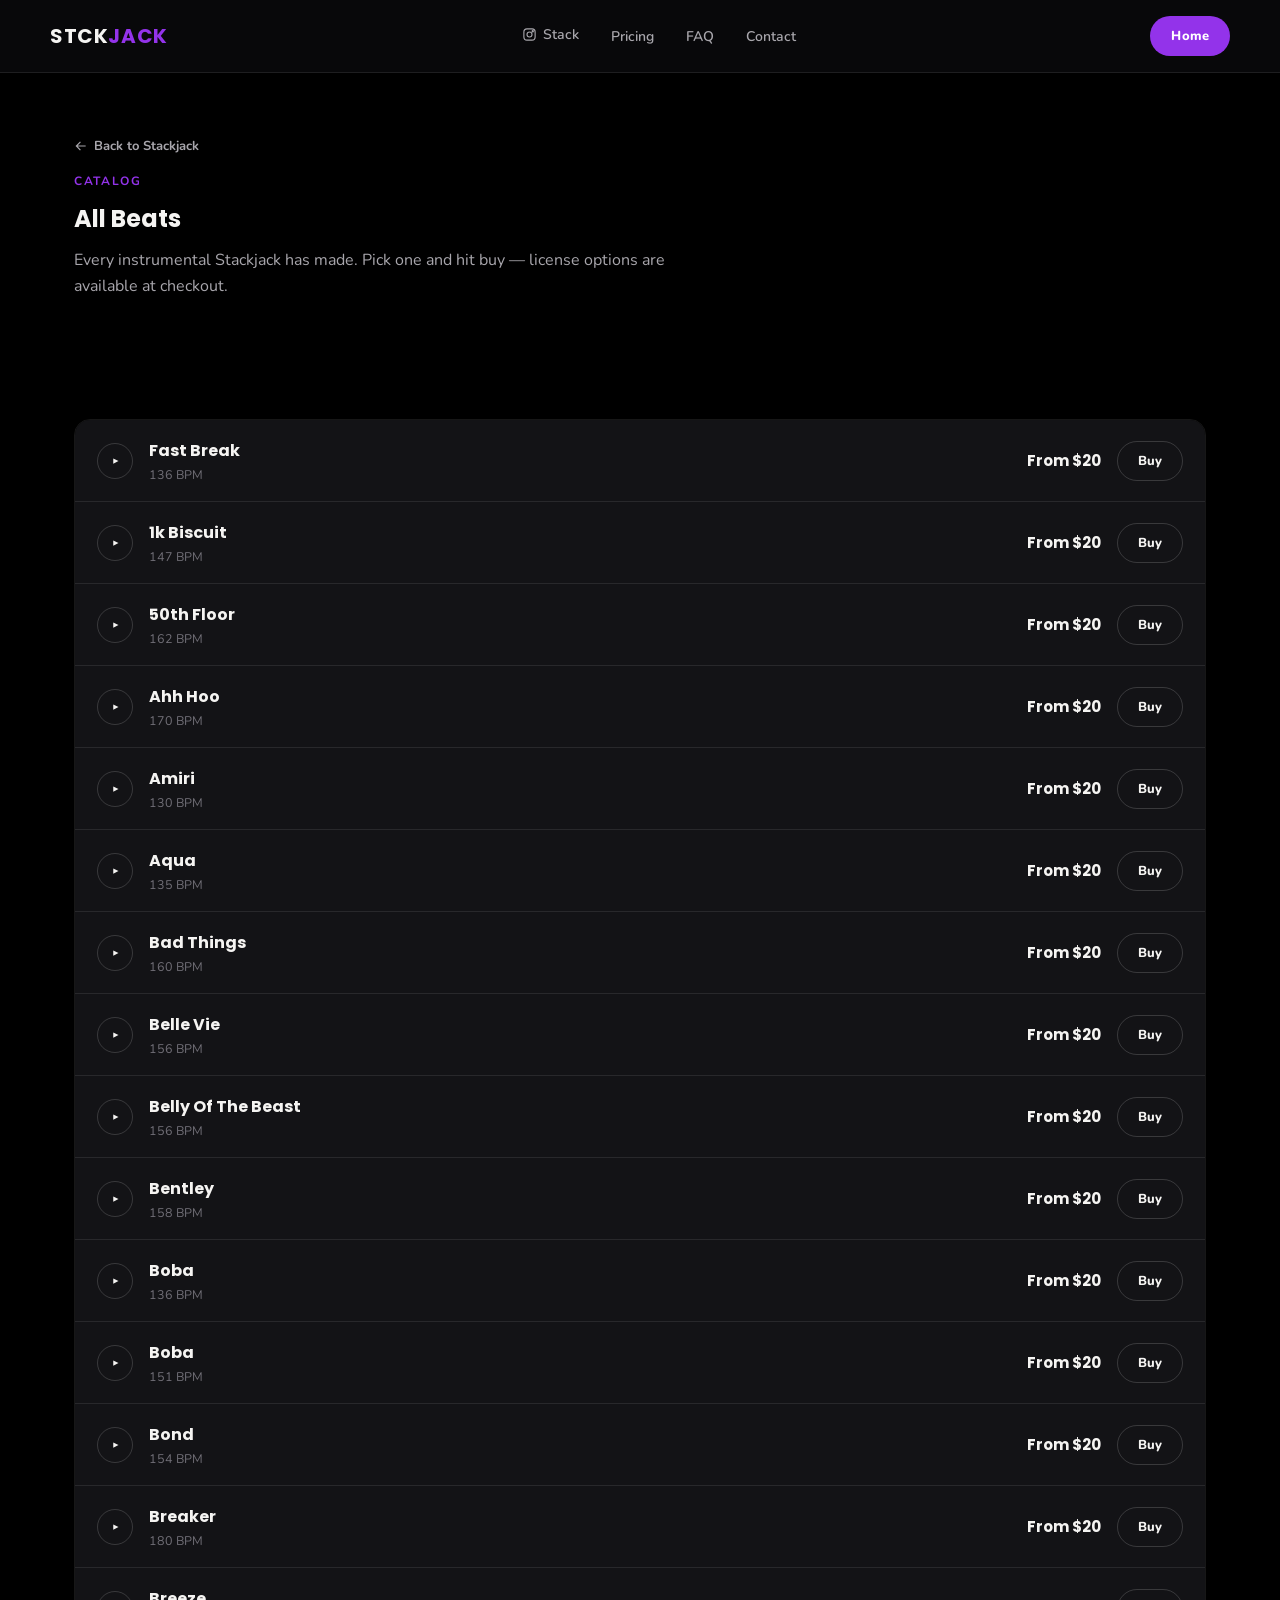
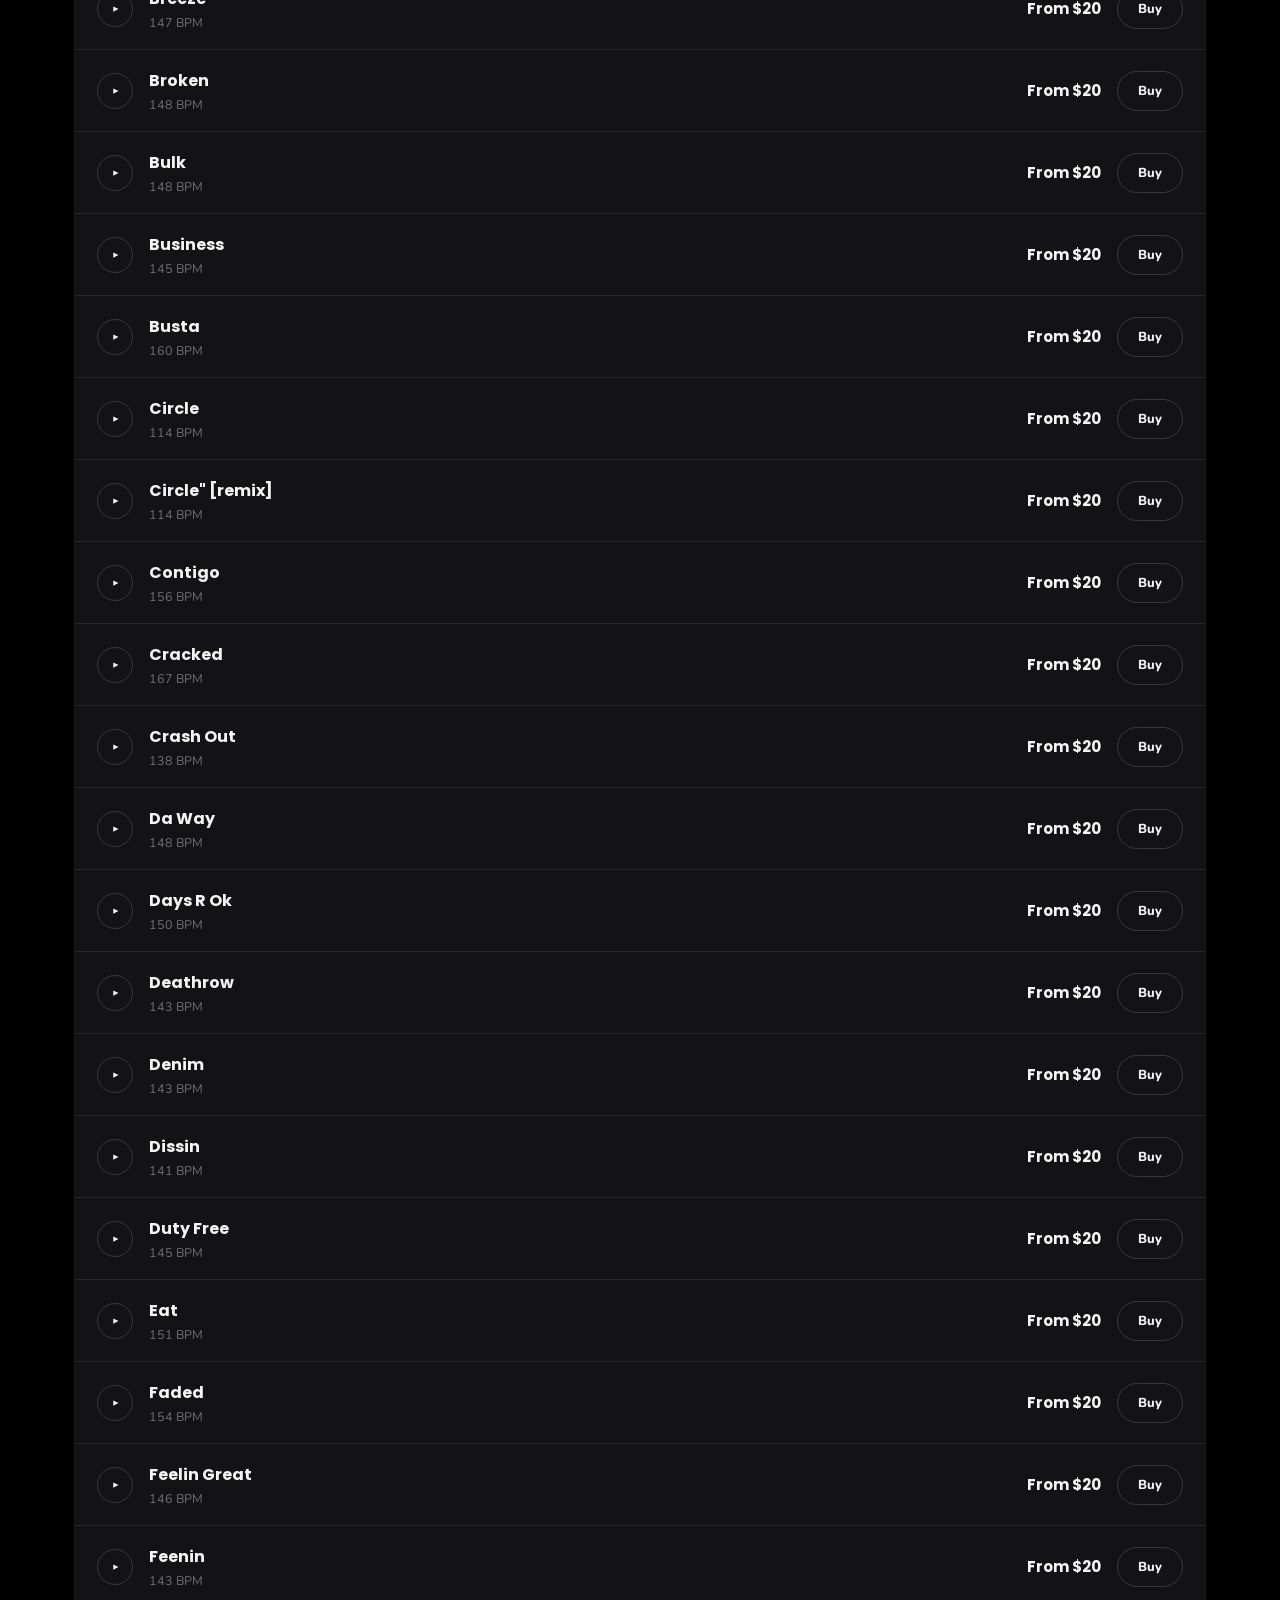
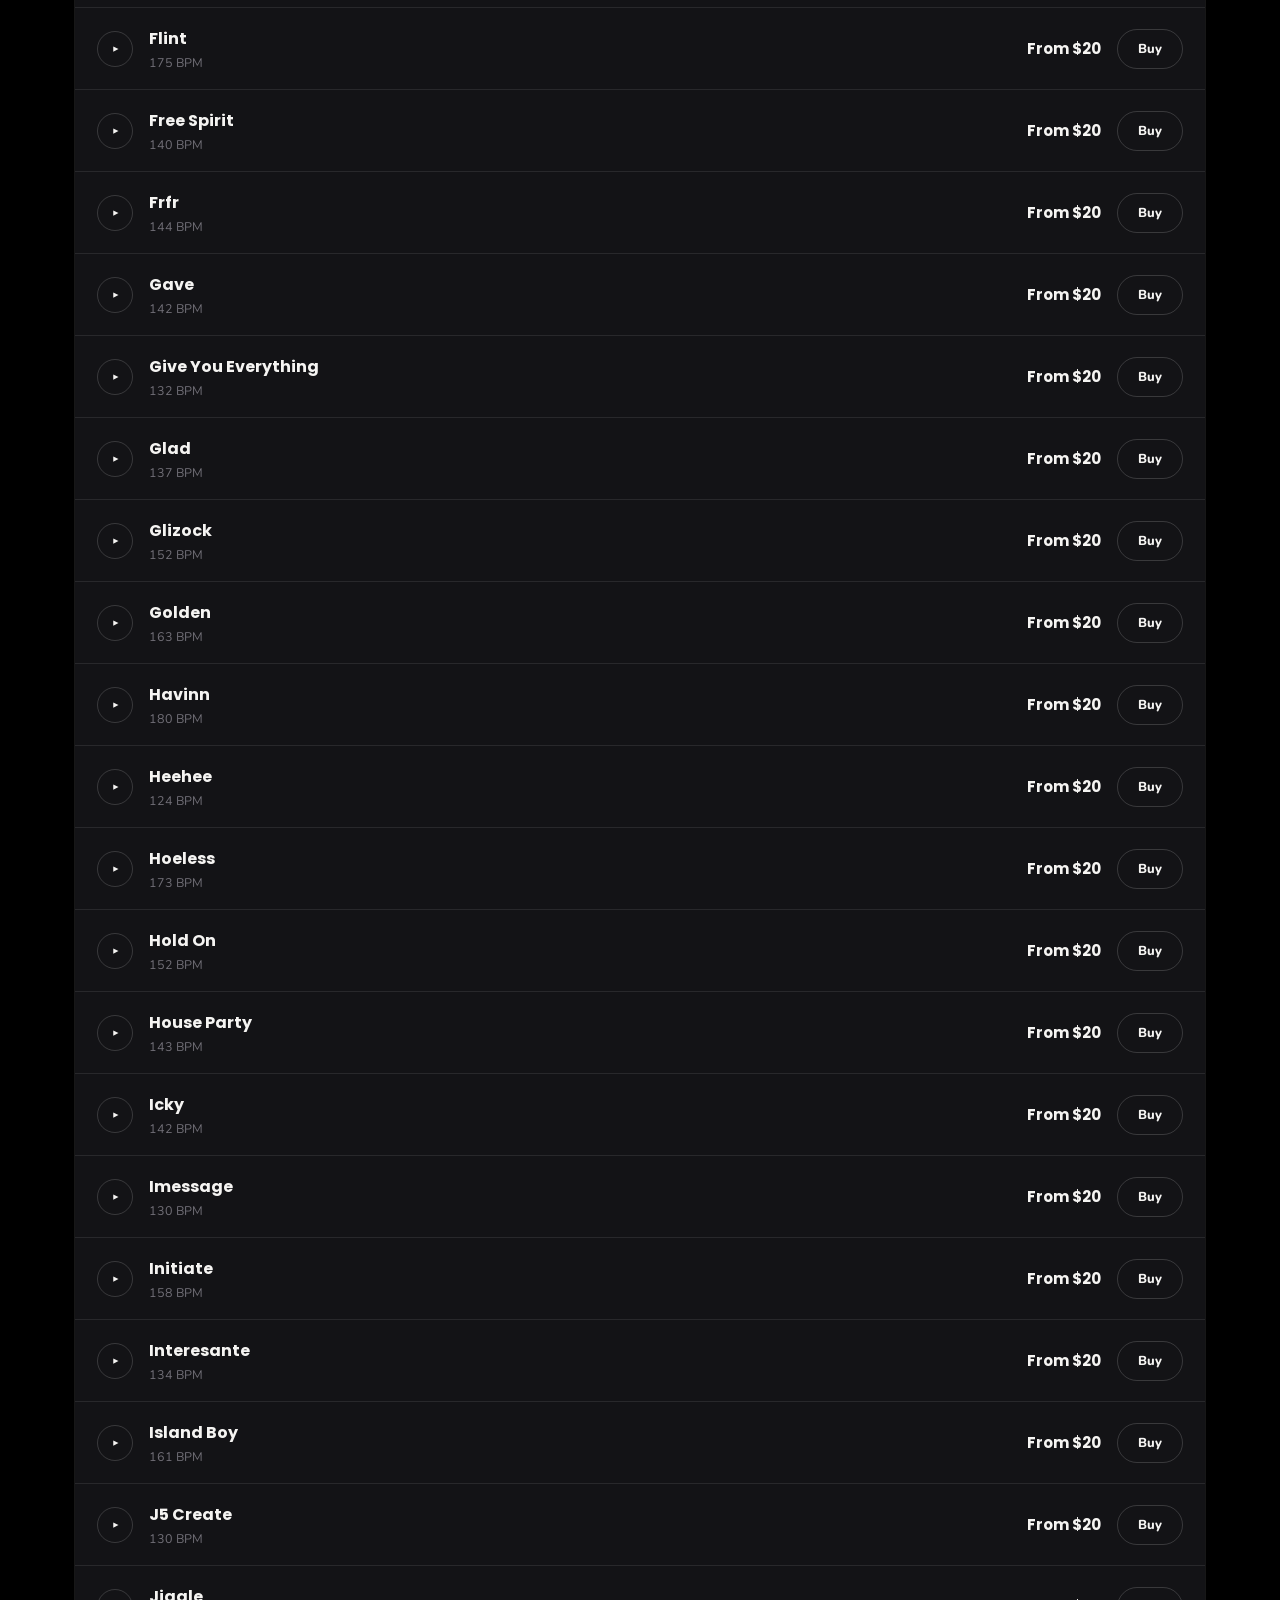
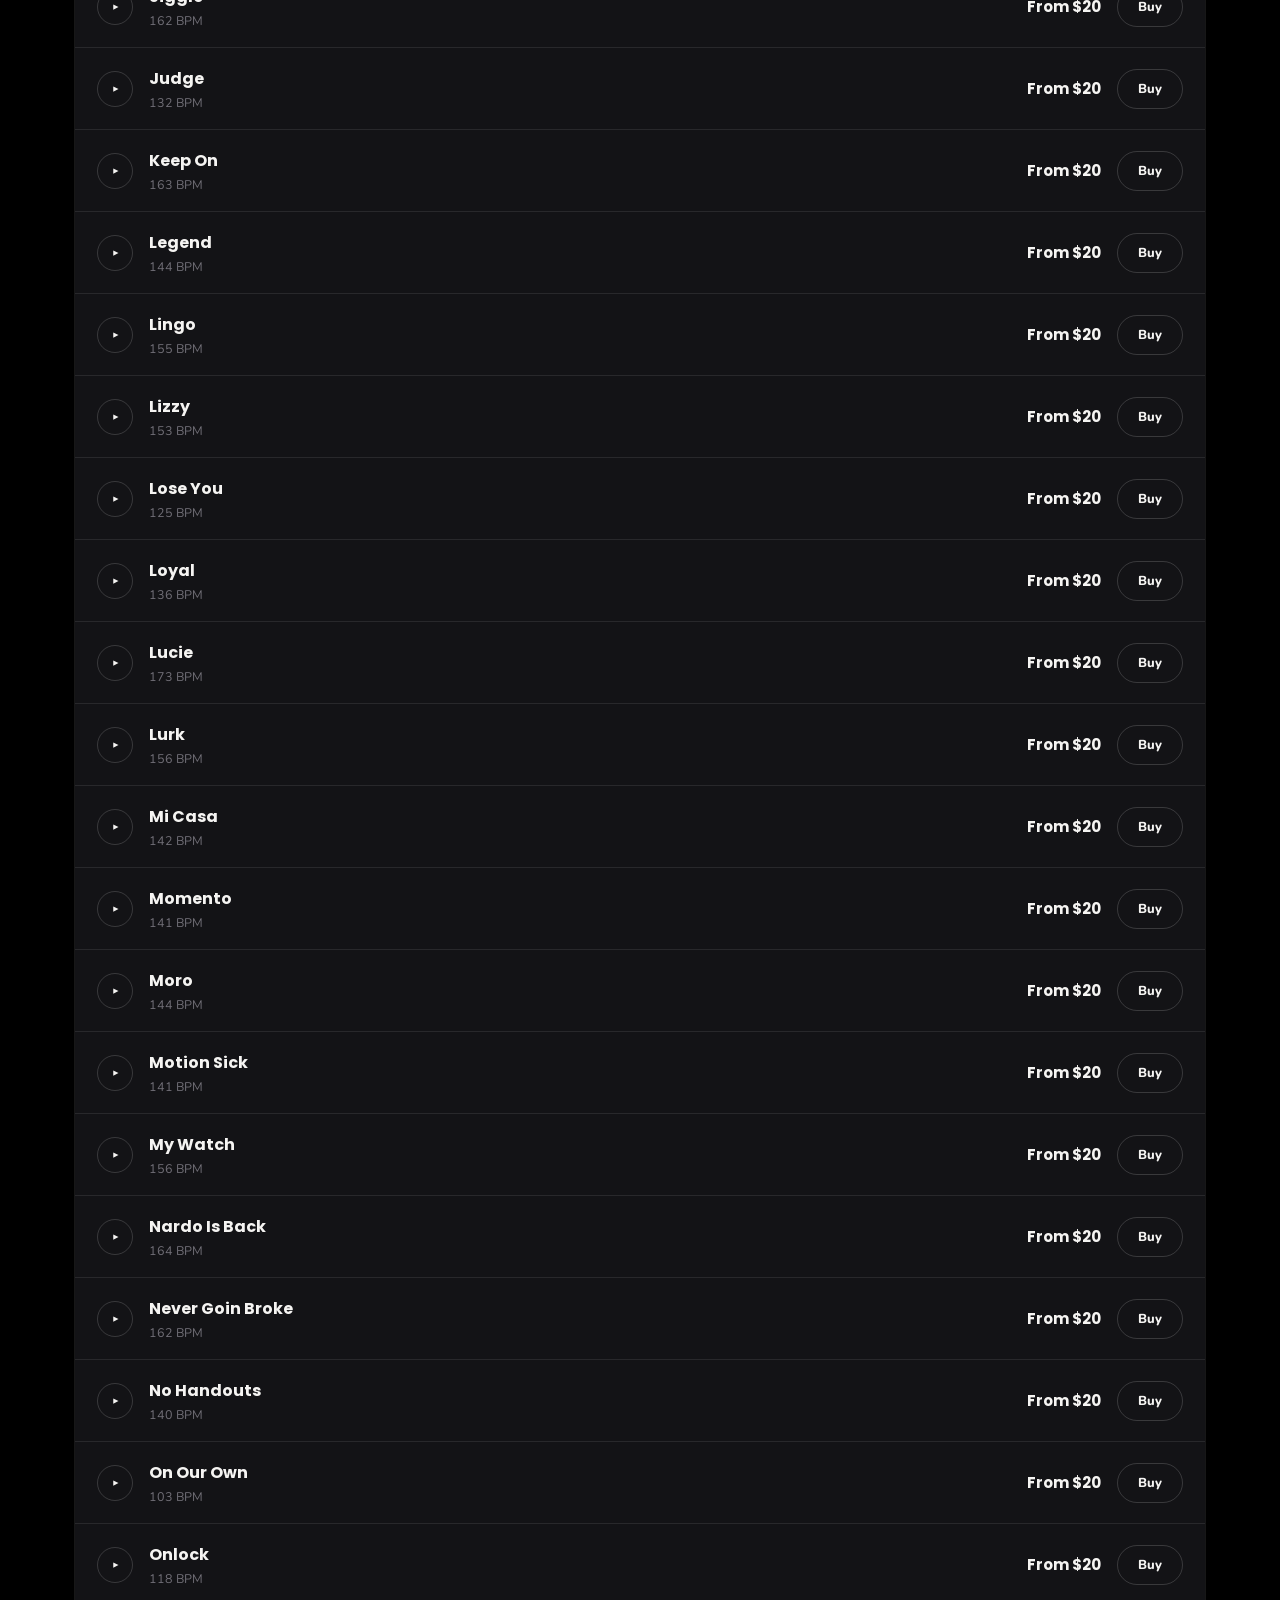
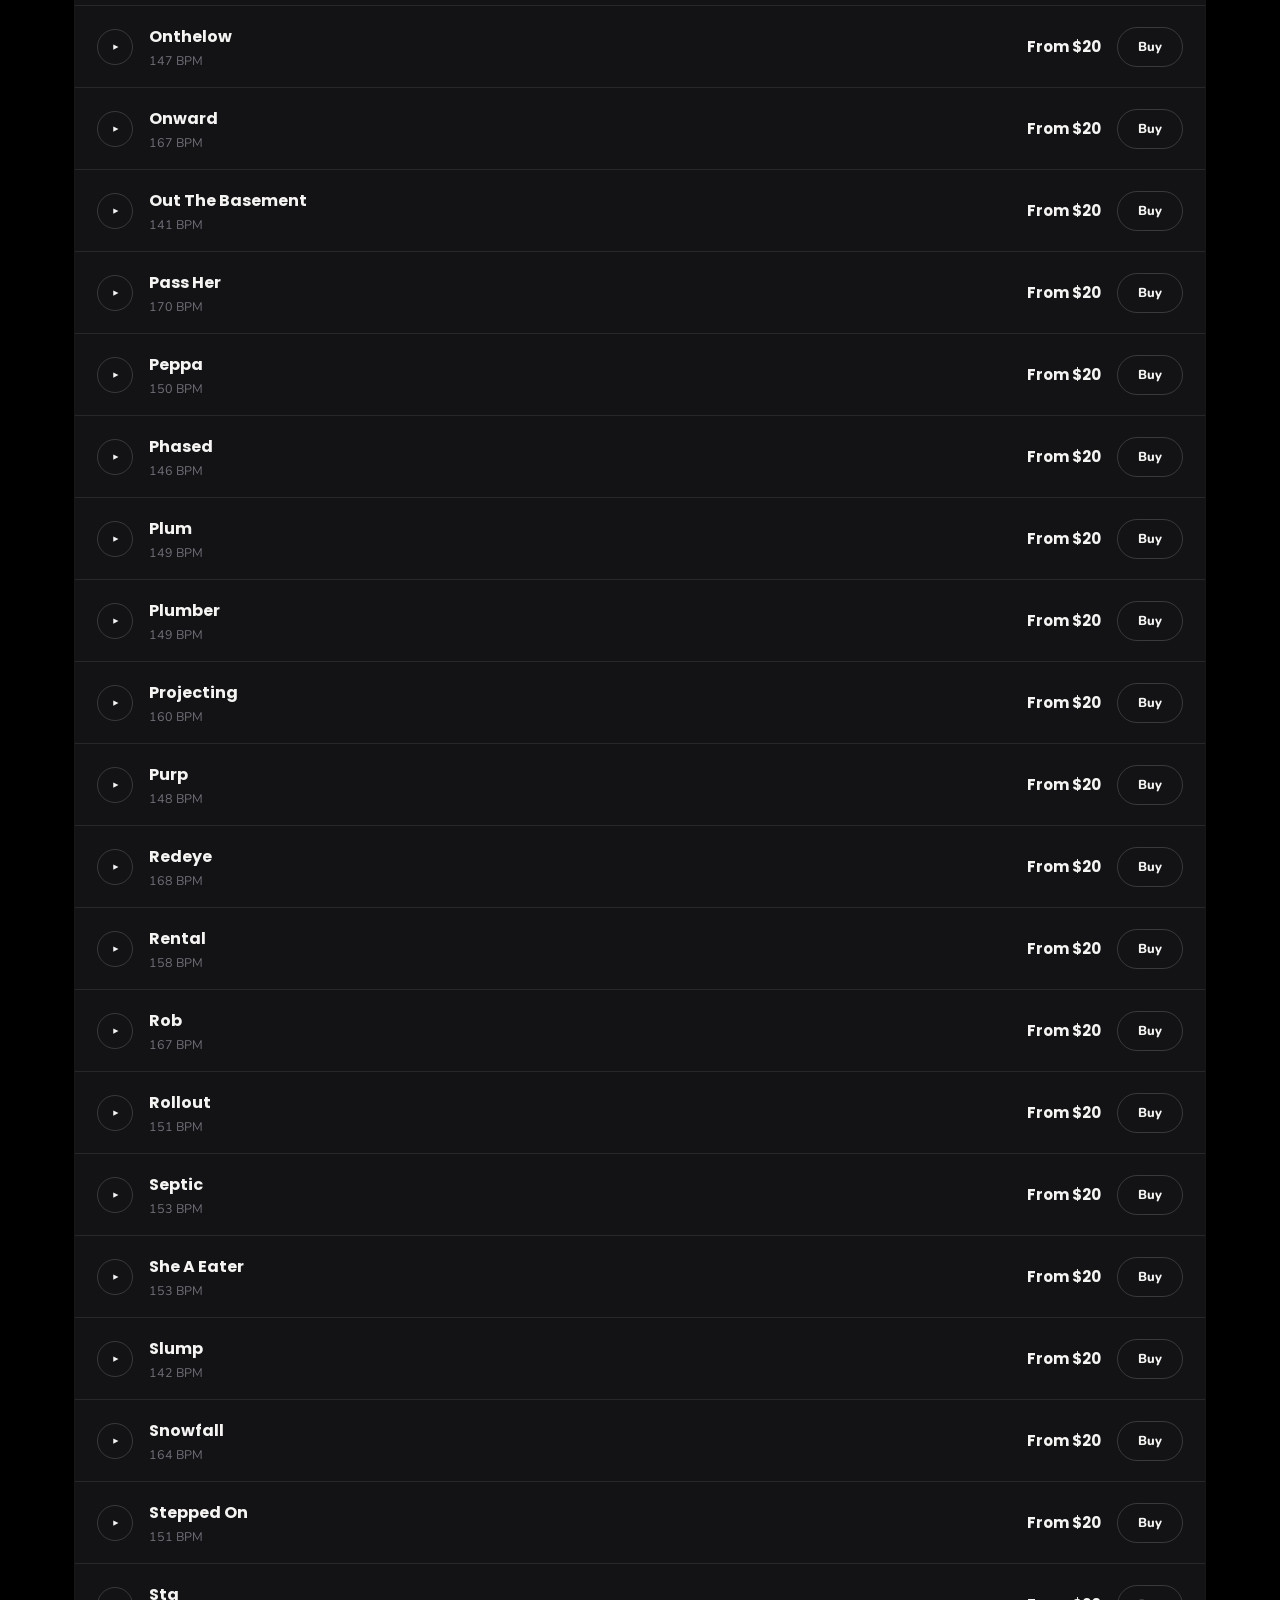
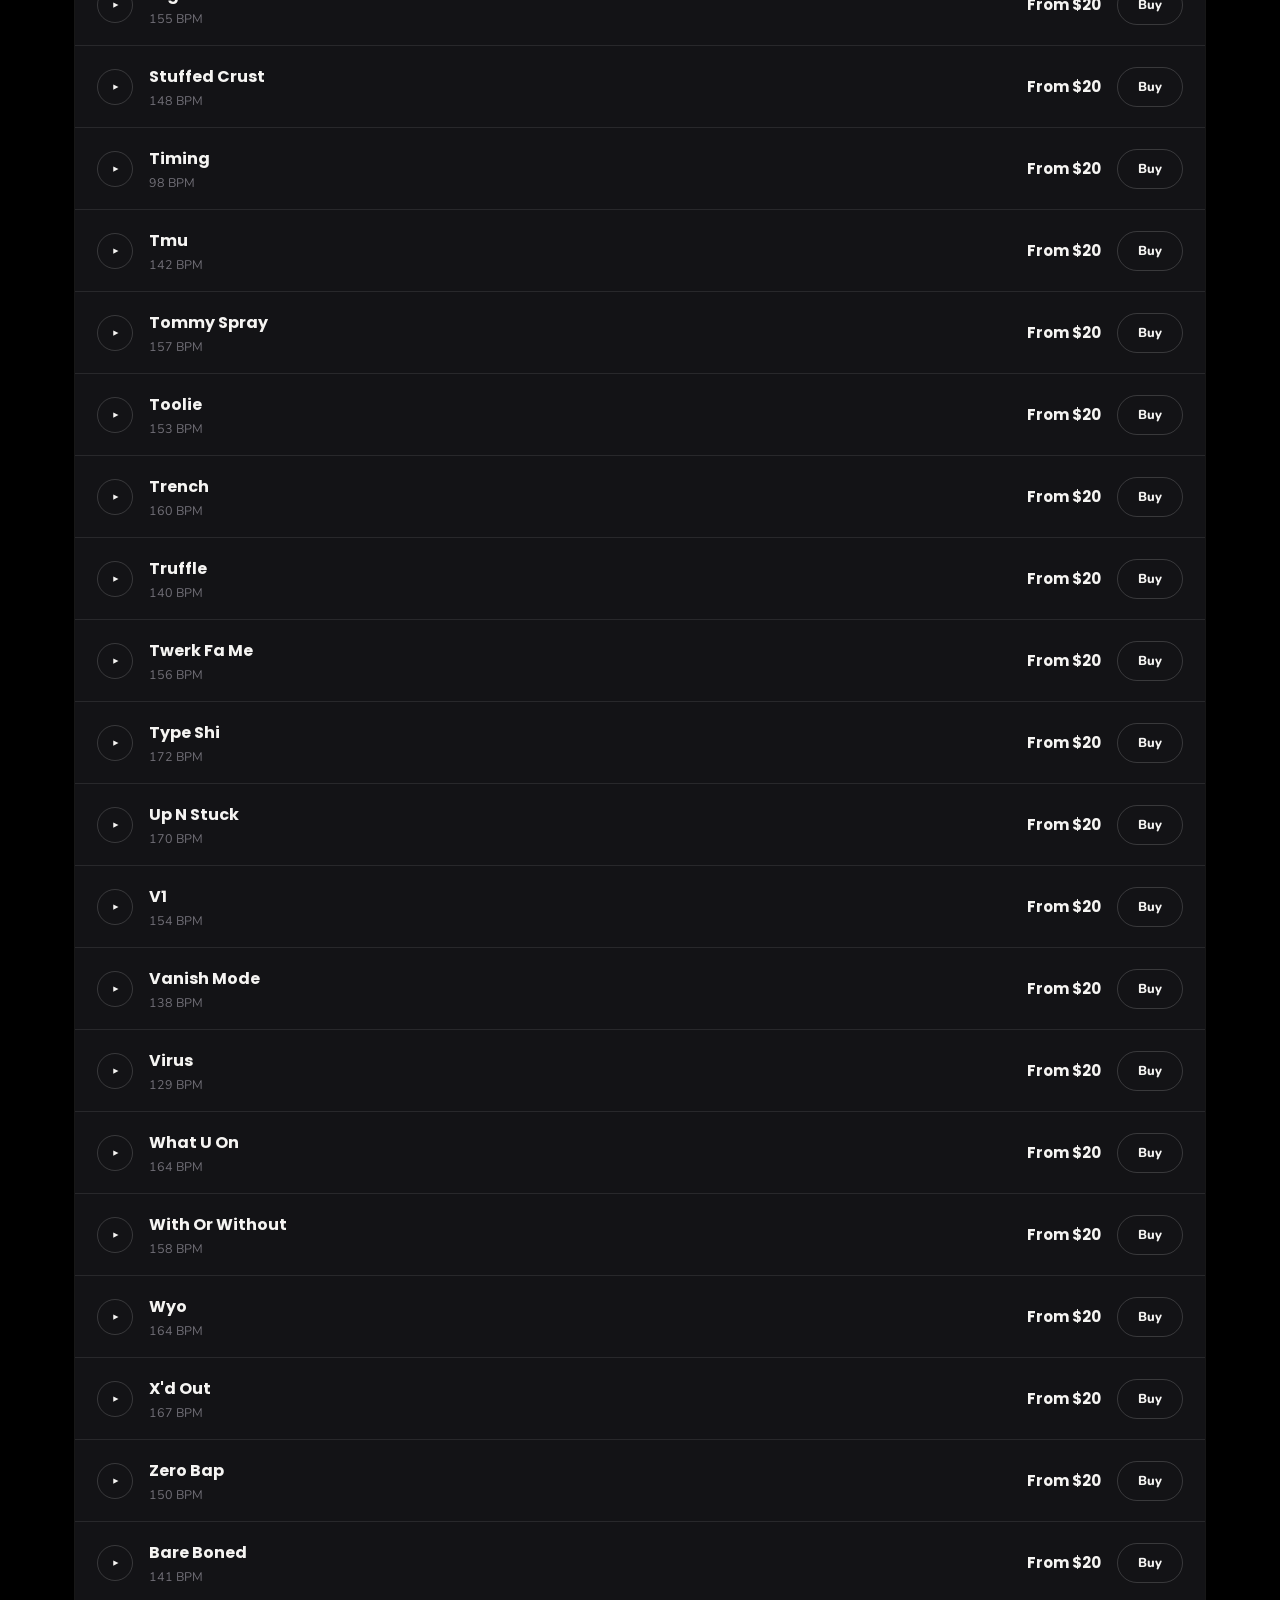
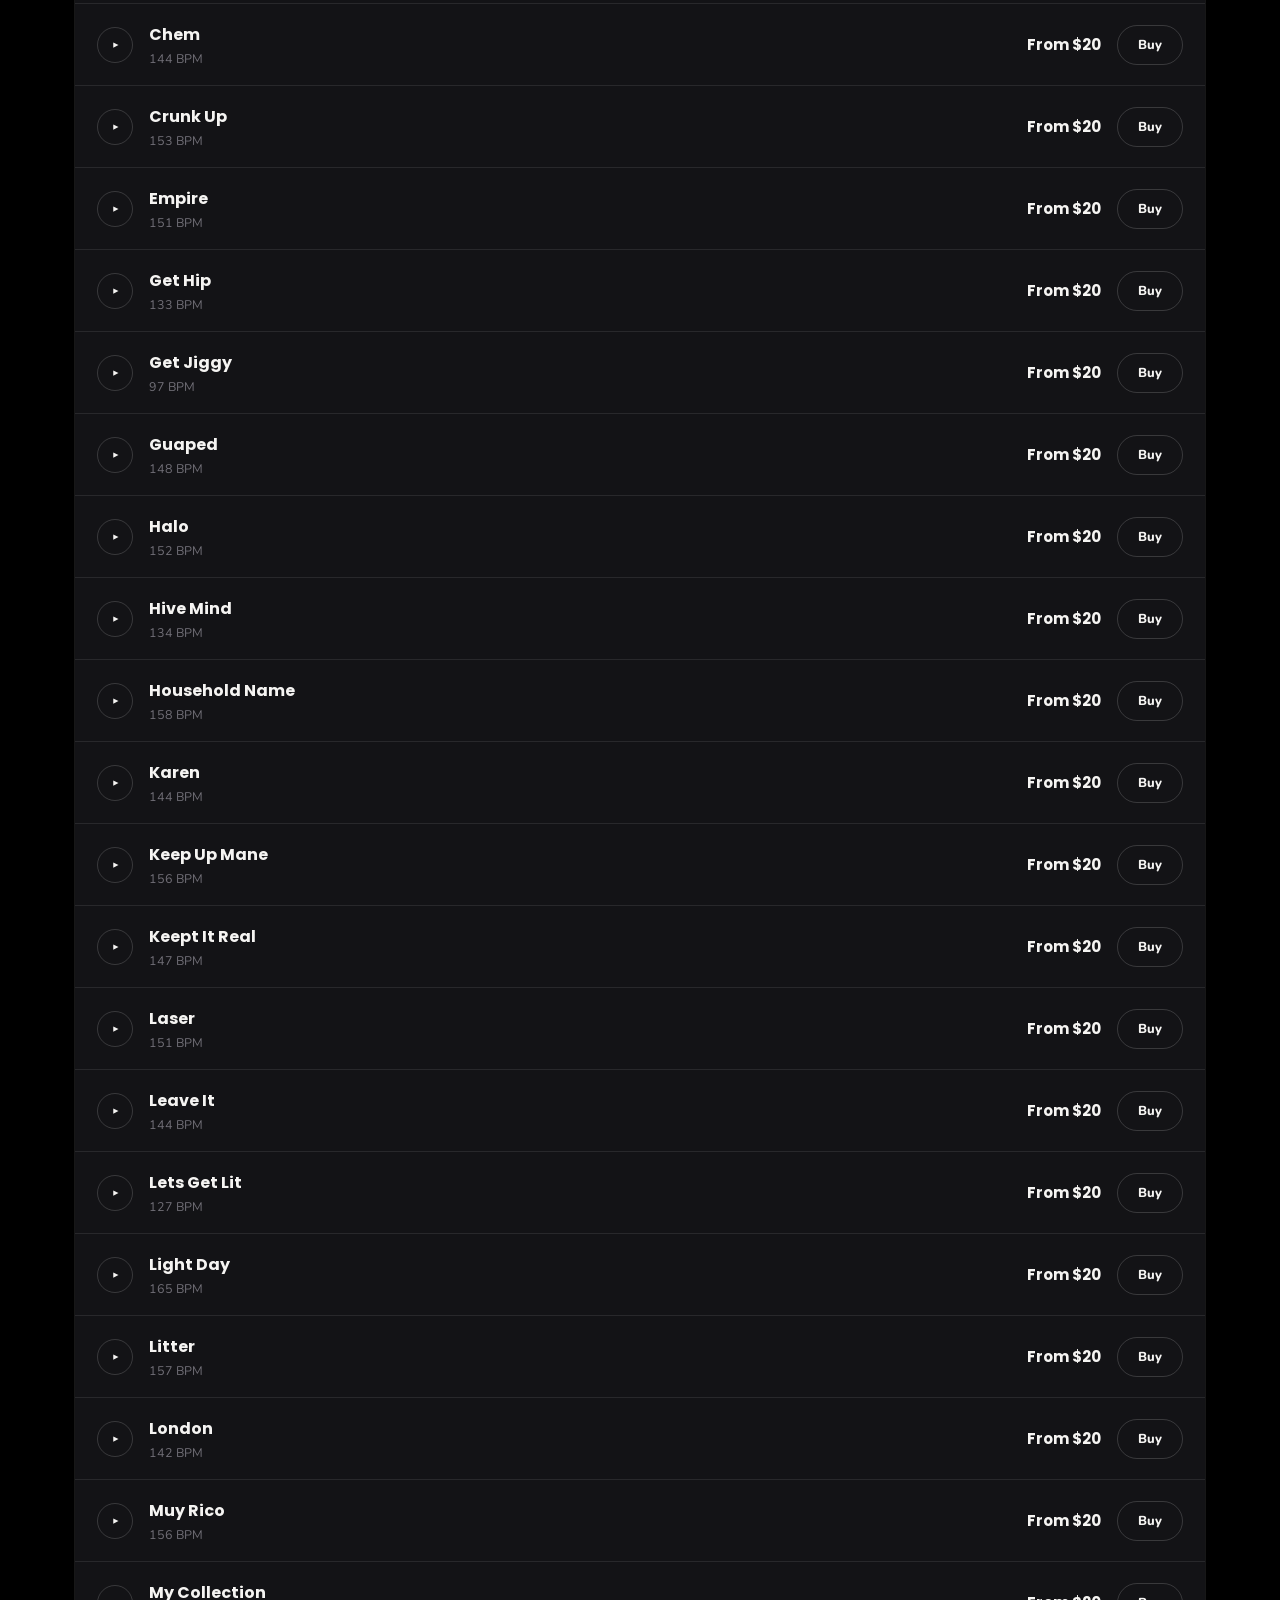
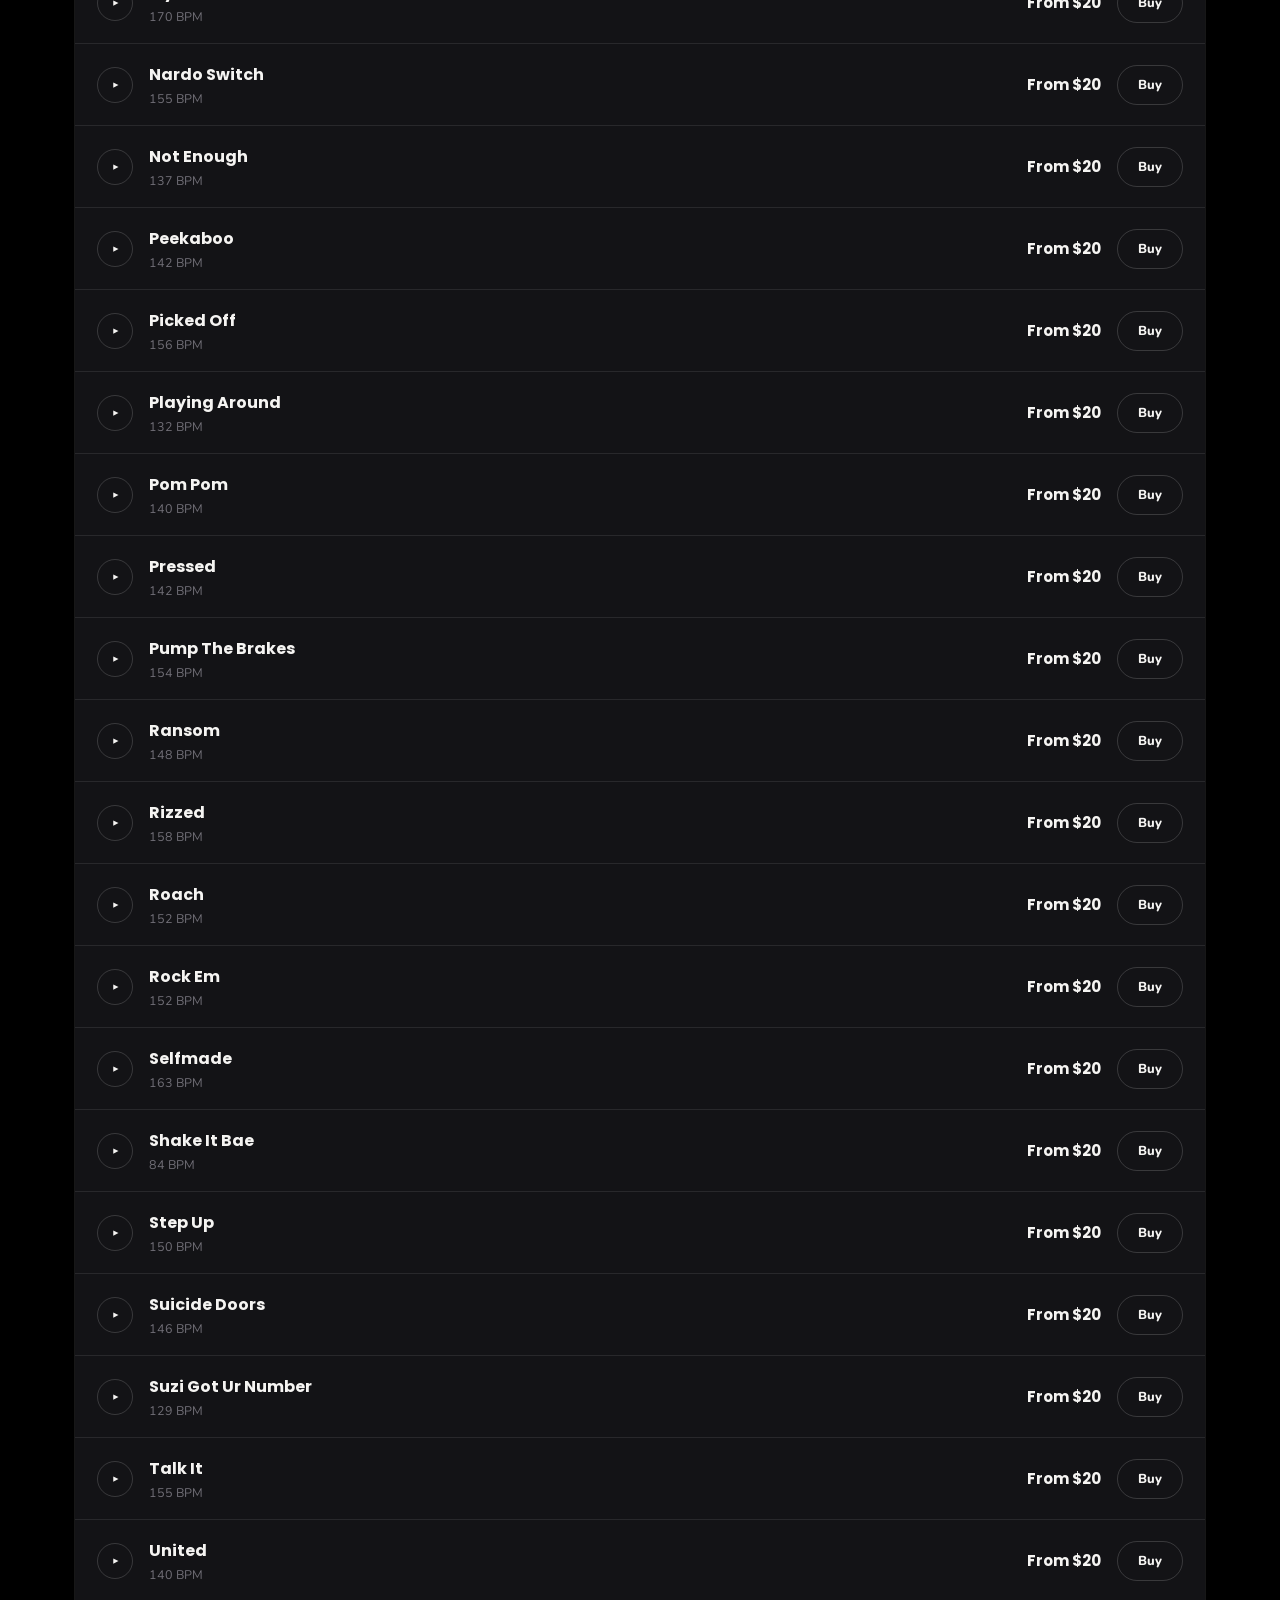
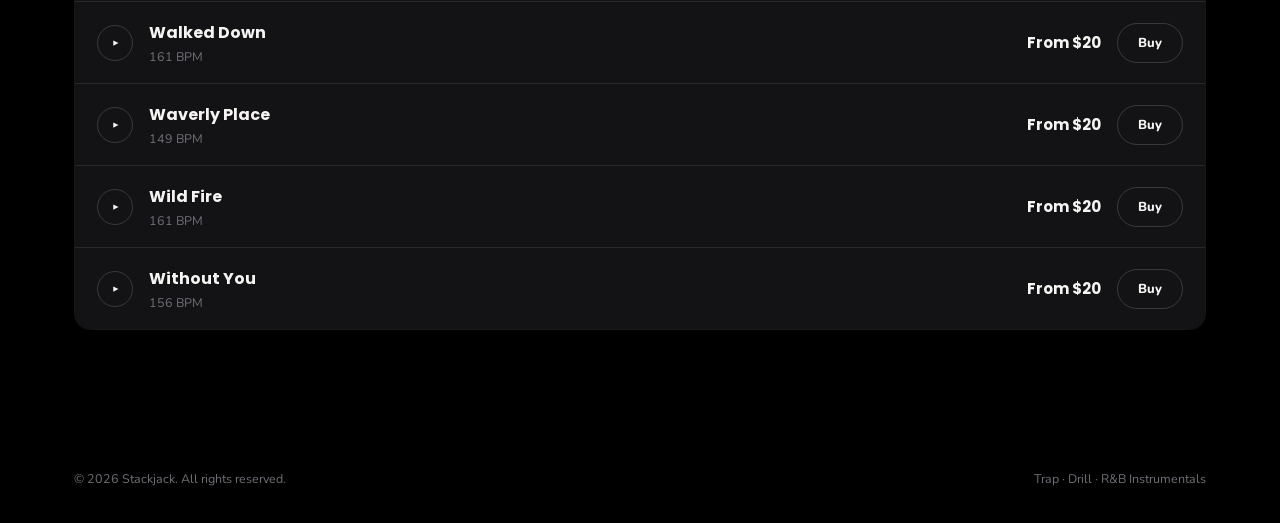
<file: beats.html>
<!doctype html>
<html lang="en">
<head>
<meta charset="utf-8">
<meta name="viewport" content="width=device-width, initial-scale=1">
<title>All Beats — Stackjack</title>
<meta name="description" content="The full Stackjack beat catalog. Trap, drill &amp; R&amp;B instrumentals, low prices, instant preview.">
<link rel="preconnect" href="https://fonts.googleapis.com">
<link rel="stylesheet" href="https://fonts.googleapis.com/css2?family=Poppins:wght@500;600;700;800&family=Nunito:wght@400;600;700;800&display=swap">
<link rel="stylesheet" href="styles.css">
</head>
<body>
<nav class="nav">
  <div class="nav-inner">
    <a href="index.html" class="logo"><span class="a">STCK</span><span class="b">JACK</span></a>
    <ul class="nav-links">
      <li>
        <a href="https://www.instagram.com/stckjack" target="_blank" rel="noopener" class="nav-ig">
          <svg width="15" height="15" viewBox="0 0 24 24" fill="none" stroke="currentColor" stroke-width="1.8"><rect x="3" y="3" width="18" height="18" rx="5"/><circle cx="12" cy="12" r="4"/><circle cx="17.2" cy="6.8" r="1"/></svg>
          Stack
        </a>
      </li>
      <li><a href="index.html#pricing">Pricing</a></li>
      <li><a href="index.html#faq">FAQ</a></li>
      <li><a href="index.html#contact">Contact</a></li>
    </ul>
    <div class="nav-right">
      <a href="index.html" class="btn btn-primary btn-sm">Home</a>
    </div>
  </div>
</nav>

<div class="buy-modal-overlay" id="buy-modal-overlay" hidden>
  <div class="buy-modal" role="dialog" aria-modal="true" aria-labelledby="buy-modal-title">
    <button type="button" class="buy-modal-close" id="buy-modal-close" aria-label="Close">
      <svg width="16" height="16" viewBox="0 0 24 24" fill="none" stroke="currentColor" stroke-width="2"><path d="M4 20L10.5 13.5M20 4L13.5 10.5M4 4L20 20"/></svg>
    </button>
    <span class="eyebrow">Choose A License</span>
    <h3 id="buy-modal-title" class="buy-modal-title"></h3>
    <div class="buy-modal-options">
      <a href="#" id="buy-modal-mp3" class="buy-modal-option">
        <span class="buy-modal-option-name">MP3 Lease</span>
        <span class="buy-modal-option-price">$20</span>
      </a>
      <a href="#" id="buy-modal-wav" class="buy-modal-option">
        <span class="buy-modal-option-name">WAV Lease</span>
        <span class="buy-modal-option-price">$30</span>
      </a>
    </div>
  </div>
</div>

<div class="page-header">
  <div class="wrap">
    <a href="index.html" class="back-link">
      <svg width="14" height="14" viewBox="0 0 24 24" fill="none" stroke="currentColor" stroke-width="2"><path d="M11 5l-7 7 7 7M4 12h16"/></svg>
      Back to Stackjack
    </a>
    <div class="section-head">
      <span class="eyebrow">Catalog</span>
      <h2>All Beats</h2>
      <p>Every instrumental Stackjack has made. Pick one and hit buy — license options are available at checkout.</p>
    </div>
  </div>
</div>

<section class="section">
  <div class="wrap">
    <div class="beats-list">
      <div class="beat-row">
        <button type="button" class="beat-row-play js-play" aria-label="Play preview of Fast Break"><svg class="icon-play" width="14" height="14" viewBox="0 0 24 24" fill="none"><path d="M9 7.5L18 12L9 16.5V7.5Z" fill="currentColor"/></svg><svg class="icon-pause" width="14" height="14" viewBox="0 0 24 24" fill="none" style="display:none"><rect x="7" y="6" width="4" height="12" fill="currentColor"/><rect x="14" y="6" width="4" height="12" fill="currentColor"/></svg></button>
        <audio class="beat-audio" preload="none" src="previews/fast-break.mp3"></audio>
        <div class="beat-row-info">
          <span class="beat-row-title">Fast Break</span>
          <span class="beat-row-tags">136 BPM</span>
          <span class="beat-row-error">Preview unavailable — check the previews/ folder</span>
        </div>
        <span class="beat-row-price">From $20</span>
        <button type="button" class="btn btn-ghost btn-sm js-buy-track" data-beat="Fast Break" data-checkout-mp3="" data-checkout-wav="">Buy</button>
      </div>
      <div class="beat-row">
        <button type="button" class="beat-row-play js-play" aria-label="Play preview of 1k Biscuit"><svg class="icon-play" width="14" height="14" viewBox="0 0 24 24" fill="none"><path d="M9 7.5L18 12L9 16.5V7.5Z" fill="currentColor"/></svg><svg class="icon-pause" width="14" height="14" viewBox="0 0 24 24" fill="none" style="display:none"><rect x="7" y="6" width="4" height="12" fill="currentColor"/><rect x="14" y="6" width="4" height="12" fill="currentColor"/></svg></button>
        <audio class="beat-audio" preload="none" src="previews/1k-biscuit.mp3"></audio>
        <div class="beat-row-info">
          <span class="beat-row-title">1k Biscuit</span>
          <span class="beat-row-tags">147 BPM</span>
          <span class="beat-row-error">Preview unavailable — check the previews/ folder</span>
        </div>
        <span class="beat-row-price">From $20</span>
        <button type="button" class="btn btn-ghost btn-sm js-buy-track" data-beat="1k Biscuit" data-checkout-mp3="" data-checkout-wav="">Buy</button>
      </div>
      <div class="beat-row">
        <button type="button" class="beat-row-play js-play" aria-label="Play preview of 50th Floor"><svg class="icon-play" width="14" height="14" viewBox="0 0 24 24" fill="none"><path d="M9 7.5L18 12L9 16.5V7.5Z" fill="currentColor"/></svg><svg class="icon-pause" width="14" height="14" viewBox="0 0 24 24" fill="none" style="display:none"><rect x="7" y="6" width="4" height="12" fill="currentColor"/><rect x="14" y="6" width="4" height="12" fill="currentColor"/></svg></button>
        <audio class="beat-audio" preload="none" src="previews/50th-floor.mp3"></audio>
        <div class="beat-row-info">
          <span class="beat-row-title">50th Floor</span>
          <span class="beat-row-tags">162 BPM</span>
          <span class="beat-row-error">Preview unavailable — check the previews/ folder</span>
        </div>
        <span class="beat-row-price">From $20</span>
        <button type="button" class="btn btn-ghost btn-sm js-buy-track" data-beat="50th Floor" data-checkout-mp3="" data-checkout-wav="">Buy</button>
      </div>
      <div class="beat-row">
        <button type="button" class="beat-row-play js-play" aria-label="Play preview of Ahh Hoo"><svg class="icon-play" width="14" height="14" viewBox="0 0 24 24" fill="none"><path d="M9 7.5L18 12L9 16.5V7.5Z" fill="currentColor"/></svg><svg class="icon-pause" width="14" height="14" viewBox="0 0 24 24" fill="none" style="display:none"><rect x="7" y="6" width="4" height="12" fill="currentColor"/><rect x="14" y="6" width="4" height="12" fill="currentColor"/></svg></button>
        <audio class="beat-audio" preload="none" src="previews/ahh-hoo.mp3"></audio>
        <div class="beat-row-info">
          <span class="beat-row-title">Ahh Hoo</span>
          <span class="beat-row-tags">170 BPM</span>
          <span class="beat-row-error">Preview unavailable — check the previews/ folder</span>
        </div>
        <span class="beat-row-price">From $20</span>
        <button type="button" class="btn btn-ghost btn-sm js-buy-track" data-beat="Ahh Hoo" data-checkout-mp3="" data-checkout-wav="">Buy</button>
      </div>
      <div class="beat-row">
        <button type="button" class="beat-row-play js-play" aria-label="Play preview of Amiri"><svg class="icon-play" width="14" height="14" viewBox="0 0 24 24" fill="none"><path d="M9 7.5L18 12L9 16.5V7.5Z" fill="currentColor"/></svg><svg class="icon-pause" width="14" height="14" viewBox="0 0 24 24" fill="none" style="display:none"><rect x="7" y="6" width="4" height="12" fill="currentColor"/><rect x="14" y="6" width="4" height="12" fill="currentColor"/></svg></button>
        <audio class="beat-audio" preload="none" src="previews/amiri.mp3"></audio>
        <div class="beat-row-info">
          <span class="beat-row-title">Amiri</span>
          <span class="beat-row-tags">130 BPM</span>
          <span class="beat-row-error">Preview unavailable — check the previews/ folder</span>
        </div>
        <span class="beat-row-price">From $20</span>
        <button type="button" class="btn btn-ghost btn-sm js-buy-track" data-beat="Amiri" data-checkout-mp3="" data-checkout-wav="">Buy</button>
      </div>
      <div class="beat-row">
        <button type="button" class="beat-row-play js-play" aria-label="Play preview of Aqua"><svg class="icon-play" width="14" height="14" viewBox="0 0 24 24" fill="none"><path d="M9 7.5L18 12L9 16.5V7.5Z" fill="currentColor"/></svg><svg class="icon-pause" width="14" height="14" viewBox="0 0 24 24" fill="none" style="display:none"><rect x="7" y="6" width="4" height="12" fill="currentColor"/><rect x="14" y="6" width="4" height="12" fill="currentColor"/></svg></button>
        <audio class="beat-audio" preload="none" src="previews/aqua.mp3"></audio>
        <div class="beat-row-info">
          <span class="beat-row-title">Aqua</span>
          <span class="beat-row-tags">135 BPM</span>
          <span class="beat-row-error">Preview unavailable — check the previews/ folder</span>
        </div>
        <span class="beat-row-price">From $20</span>
        <button type="button" class="btn btn-ghost btn-sm js-buy-track" data-beat="Aqua" data-checkout-mp3="" data-checkout-wav="">Buy</button>
      </div>
      <div class="beat-row">
        <button type="button" class="beat-row-play js-play" aria-label="Play preview of Bad Things"><svg class="icon-play" width="14" height="14" viewBox="0 0 24 24" fill="none"><path d="M9 7.5L18 12L9 16.5V7.5Z" fill="currentColor"/></svg><svg class="icon-pause" width="14" height="14" viewBox="0 0 24 24" fill="none" style="display:none"><rect x="7" y="6" width="4" height="12" fill="currentColor"/><rect x="14" y="6" width="4" height="12" fill="currentColor"/></svg></button>
        <audio class="beat-audio" preload="none" src="previews/bad-things.mp3"></audio>
        <div class="beat-row-info">
          <span class="beat-row-title">Bad Things</span>
          <span class="beat-row-tags">160 BPM</span>
          <span class="beat-row-error">Preview unavailable — check the previews/ folder</span>
        </div>
        <span class="beat-row-price">From $20</span>
        <button type="button" class="btn btn-ghost btn-sm js-buy-track" data-beat="Bad Things" data-checkout-mp3="" data-checkout-wav="">Buy</button>
      </div>
      <div class="beat-row">
        <button type="button" class="beat-row-play js-play" aria-label="Play preview of Belle Vie"><svg class="icon-play" width="14" height="14" viewBox="0 0 24 24" fill="none"><path d="M9 7.5L18 12L9 16.5V7.5Z" fill="currentColor"/></svg><svg class="icon-pause" width="14" height="14" viewBox="0 0 24 24" fill="none" style="display:none"><rect x="7" y="6" width="4" height="12" fill="currentColor"/><rect x="14" y="6" width="4" height="12" fill="currentColor"/></svg></button>
        <audio class="beat-audio" preload="none" src="previews/belle-vie.mp3"></audio>
        <div class="beat-row-info">
          <span class="beat-row-title">Belle Vie</span>
          <span class="beat-row-tags">156 BPM</span>
          <span class="beat-row-error">Preview unavailable — check the previews/ folder</span>
        </div>
        <span class="beat-row-price">From $20</span>
        <button type="button" class="btn btn-ghost btn-sm js-buy-track" data-beat="Belle Vie" data-checkout-mp3="" data-checkout-wav="">Buy</button>
      </div>
      <div class="beat-row">
        <button type="button" class="beat-row-play js-play" aria-label="Play preview of Belly Of The Beast"><svg class="icon-play" width="14" height="14" viewBox="0 0 24 24" fill="none"><path d="M9 7.5L18 12L9 16.5V7.5Z" fill="currentColor"/></svg><svg class="icon-pause" width="14" height="14" viewBox="0 0 24 24" fill="none" style="display:none"><rect x="7" y="6" width="4" height="12" fill="currentColor"/><rect x="14" y="6" width="4" height="12" fill="currentColor"/></svg></button>
        <audio class="beat-audio" preload="none" src="previews/belly-of-the-beast.mp3"></audio>
        <div class="beat-row-info">
          <span class="beat-row-title">Belly Of The Beast</span>
          <span class="beat-row-tags">156 BPM</span>
          <span class="beat-row-error">Preview unavailable — check the previews/ folder</span>
        </div>
        <span class="beat-row-price">From $20</span>
        <button type="button" class="btn btn-ghost btn-sm js-buy-track" data-beat="Belly Of The Beast" data-checkout-mp3="" data-checkout-wav="">Buy</button>
      </div>
      <div class="beat-row">
        <button type="button" class="beat-row-play js-play" aria-label="Play preview of Bentley"><svg class="icon-play" width="14" height="14" viewBox="0 0 24 24" fill="none"><path d="M9 7.5L18 12L9 16.5V7.5Z" fill="currentColor"/></svg><svg class="icon-pause" width="14" height="14" viewBox="0 0 24 24" fill="none" style="display:none"><rect x="7" y="6" width="4" height="12" fill="currentColor"/><rect x="14" y="6" width="4" height="12" fill="currentColor"/></svg></button>
        <audio class="beat-audio" preload="none" src="previews/bentley.mp3"></audio>
        <div class="beat-row-info">
          <span class="beat-row-title">Bentley</span>
          <span class="beat-row-tags">158 BPM</span>
          <span class="beat-row-error">Preview unavailable — check the previews/ folder</span>
        </div>
        <span class="beat-row-price">From $20</span>
        <button type="button" class="btn btn-ghost btn-sm js-buy-track" data-beat="Bentley" data-checkout-mp3="" data-checkout-wav="">Buy</button>
      </div>
      <div class="beat-row">
        <button type="button" class="beat-row-play js-play" aria-label="Play preview of Boba"><svg class="icon-play" width="14" height="14" viewBox="0 0 24 24" fill="none"><path d="M9 7.5L18 12L9 16.5V7.5Z" fill="currentColor"/></svg><svg class="icon-pause" width="14" height="14" viewBox="0 0 24 24" fill="none" style="display:none"><rect x="7" y="6" width="4" height="12" fill="currentColor"/><rect x="14" y="6" width="4" height="12" fill="currentColor"/></svg></button>
        <audio class="beat-audio" preload="none" src="previews/boba.mp3"></audio>
        <div class="beat-row-info">
          <span class="beat-row-title">Boba</span>
          <span class="beat-row-tags">136 BPM</span>
          <span class="beat-row-error">Preview unavailable — check the previews/ folder</span>
        </div>
        <span class="beat-row-price">From $20</span>
        <button type="button" class="btn btn-ghost btn-sm js-buy-track" data-beat="Boba" data-checkout-mp3="" data-checkout-wav="">Buy</button>
      </div>
      <div class="beat-row">
        <button type="button" class="beat-row-play js-play" aria-label="Play preview of Boba"><svg class="icon-play" width="14" height="14" viewBox="0 0 24 24" fill="none"><path d="M9 7.5L18 12L9 16.5V7.5Z" fill="currentColor"/></svg><svg class="icon-pause" width="14" height="14" viewBox="0 0 24 24" fill="none" style="display:none"><rect x="7" y="6" width="4" height="12" fill="currentColor"/><rect x="14" y="6" width="4" height="12" fill="currentColor"/></svg></button>
        <audio class="beat-audio" preload="none" src="previews/boba-2.mp3"></audio>
        <div class="beat-row-info">
          <span class="beat-row-title">Boba</span>
          <span class="beat-row-tags">151 BPM</span>
          <span class="beat-row-error">Preview unavailable — check the previews/ folder</span>
        </div>
        <span class="beat-row-price">From $20</span>
        <button type="button" class="btn btn-ghost btn-sm js-buy-track" data-beat="Boba" data-checkout-mp3="" data-checkout-wav="">Buy</button>
      </div>
      <div class="beat-row">
        <button type="button" class="beat-row-play js-play" aria-label="Play preview of Bond"><svg class="icon-play" width="14" height="14" viewBox="0 0 24 24" fill="none"><path d="M9 7.5L18 12L9 16.5V7.5Z" fill="currentColor"/></svg><svg class="icon-pause" width="14" height="14" viewBox="0 0 24 24" fill="none" style="display:none"><rect x="7" y="6" width="4" height="12" fill="currentColor"/><rect x="14" y="6" width="4" height="12" fill="currentColor"/></svg></button>
        <audio class="beat-audio" preload="none" src="previews/bond.mp3"></audio>
        <div class="beat-row-info">
          <span class="beat-row-title">Bond</span>
          <span class="beat-row-tags">154 BPM</span>
          <span class="beat-row-error">Preview unavailable — check the previews/ folder</span>
        </div>
        <span class="beat-row-price">From $20</span>
        <button type="button" class="btn btn-ghost btn-sm js-buy-track" data-beat="Bond" data-checkout-mp3="" data-checkout-wav="">Buy</button>
      </div>
      <div class="beat-row">
        <button type="button" class="beat-row-play js-play" aria-label="Play preview of Breaker"><svg class="icon-play" width="14" height="14" viewBox="0 0 24 24" fill="none"><path d="M9 7.5L18 12L9 16.5V7.5Z" fill="currentColor"/></svg><svg class="icon-pause" width="14" height="14" viewBox="0 0 24 24" fill="none" style="display:none"><rect x="7" y="6" width="4" height="12" fill="currentColor"/><rect x="14" y="6" width="4" height="12" fill="currentColor"/></svg></button>
        <audio class="beat-audio" preload="none" src="previews/breaker.mp3"></audio>
        <div class="beat-row-info">
          <span class="beat-row-title">Breaker</span>
          <span class="beat-row-tags">180 BPM</span>
          <span class="beat-row-error">Preview unavailable — check the previews/ folder</span>
        </div>
        <span class="beat-row-price">From $20</span>
        <button type="button" class="btn btn-ghost btn-sm js-buy-track" data-beat="Breaker" data-checkout-mp3="" data-checkout-wav="">Buy</button>
      </div>
      <div class="beat-row">
        <button type="button" class="beat-row-play js-play" aria-label="Play preview of Breeze"><svg class="icon-play" width="14" height="14" viewBox="0 0 24 24" fill="none"><path d="M9 7.5L18 12L9 16.5V7.5Z" fill="currentColor"/></svg><svg class="icon-pause" width="14" height="14" viewBox="0 0 24 24" fill="none" style="display:none"><rect x="7" y="6" width="4" height="12" fill="currentColor"/><rect x="14" y="6" width="4" height="12" fill="currentColor"/></svg></button>
        <audio class="beat-audio" preload="none" src="previews/breeze.mp3"></audio>
        <div class="beat-row-info">
          <span class="beat-row-title">Breeze</span>
          <span class="beat-row-tags">147 BPM</span>
          <span class="beat-row-error">Preview unavailable — check the previews/ folder</span>
        </div>
        <span class="beat-row-price">From $20</span>
        <button type="button" class="btn btn-ghost btn-sm js-buy-track" data-beat="Breeze" data-checkout-mp3="" data-checkout-wav="">Buy</button>
      </div>
      <div class="beat-row">
        <button type="button" class="beat-row-play js-play" aria-label="Play preview of Broken"><svg class="icon-play" width="14" height="14" viewBox="0 0 24 24" fill="none"><path d="M9 7.5L18 12L9 16.5V7.5Z" fill="currentColor"/></svg><svg class="icon-pause" width="14" height="14" viewBox="0 0 24 24" fill="none" style="display:none"><rect x="7" y="6" width="4" height="12" fill="currentColor"/><rect x="14" y="6" width="4" height="12" fill="currentColor"/></svg></button>
        <audio class="beat-audio" preload="none" src="previews/broken.mp3"></audio>
        <div class="beat-row-info">
          <span class="beat-row-title">Broken</span>
          <span class="beat-row-tags">148 BPM</span>
          <span class="beat-row-error">Preview unavailable — check the previews/ folder</span>
        </div>
        <span class="beat-row-price">From $20</span>
        <button type="button" class="btn btn-ghost btn-sm js-buy-track" data-beat="Broken" data-checkout-mp3="" data-checkout-wav="">Buy</button>
      </div>
      <div class="beat-row">
        <button type="button" class="beat-row-play js-play" aria-label="Play preview of Bulk"><svg class="icon-play" width="14" height="14" viewBox="0 0 24 24" fill="none"><path d="M9 7.5L18 12L9 16.5V7.5Z" fill="currentColor"/></svg><svg class="icon-pause" width="14" height="14" viewBox="0 0 24 24" fill="none" style="display:none"><rect x="7" y="6" width="4" height="12" fill="currentColor"/><rect x="14" y="6" width="4" height="12" fill="currentColor"/></svg></button>
        <audio class="beat-audio" preload="none" src="previews/bulk.mp3"></audio>
        <div class="beat-row-info">
          <span class="beat-row-title">Bulk</span>
          <span class="beat-row-tags">148 BPM</span>
          <span class="beat-row-error">Preview unavailable — check the previews/ folder</span>
        </div>
        <span class="beat-row-price">From $20</span>
        <button type="button" class="btn btn-ghost btn-sm js-buy-track" data-beat="Bulk" data-checkout-mp3="" data-checkout-wav="">Buy</button>
      </div>
      <div class="beat-row">
        <button type="button" class="beat-row-play js-play" aria-label="Play preview of Business"><svg class="icon-play" width="14" height="14" viewBox="0 0 24 24" fill="none"><path d="M9 7.5L18 12L9 16.5V7.5Z" fill="currentColor"/></svg><svg class="icon-pause" width="14" height="14" viewBox="0 0 24 24" fill="none" style="display:none"><rect x="7" y="6" width="4" height="12" fill="currentColor"/><rect x="14" y="6" width="4" height="12" fill="currentColor"/></svg></button>
        <audio class="beat-audio" preload="none" src="previews/business.mp3"></audio>
        <div class="beat-row-info">
          <span class="beat-row-title">Business</span>
          <span class="beat-row-tags">145 BPM</span>
          <span class="beat-row-error">Preview unavailable — check the previews/ folder</span>
        </div>
        <span class="beat-row-price">From $20</span>
        <button type="button" class="btn btn-ghost btn-sm js-buy-track" data-beat="Business" data-checkout-mp3="" data-checkout-wav="">Buy</button>
      </div>
      <div class="beat-row">
        <button type="button" class="beat-row-play js-play" aria-label="Play preview of Busta"><svg class="icon-play" width="14" height="14" viewBox="0 0 24 24" fill="none"><path d="M9 7.5L18 12L9 16.5V7.5Z" fill="currentColor"/></svg><svg class="icon-pause" width="14" height="14" viewBox="0 0 24 24" fill="none" style="display:none"><rect x="7" y="6" width="4" height="12" fill="currentColor"/><rect x="14" y="6" width="4" height="12" fill="currentColor"/></svg></button>
        <audio class="beat-audio" preload="none" src="previews/busta.mp3"></audio>
        <div class="beat-row-info">
          <span class="beat-row-title">Busta</span>
          <span class="beat-row-tags">160 BPM</span>
          <span class="beat-row-error">Preview unavailable — check the previews/ folder</span>
        </div>
        <span class="beat-row-price">From $20</span>
        <button type="button" class="btn btn-ghost btn-sm js-buy-track" data-beat="Busta" data-checkout-mp3="" data-checkout-wav="">Buy</button>
      </div>
      <div class="beat-row">
        <button type="button" class="beat-row-play js-play" aria-label="Play preview of Circle"><svg class="icon-play" width="14" height="14" viewBox="0 0 24 24" fill="none"><path d="M9 7.5L18 12L9 16.5V7.5Z" fill="currentColor"/></svg><svg class="icon-pause" width="14" height="14" viewBox="0 0 24 24" fill="none" style="display:none"><rect x="7" y="6" width="4" height="12" fill="currentColor"/><rect x="14" y="6" width="4" height="12" fill="currentColor"/></svg></button>
        <audio class="beat-audio" preload="none" src="previews/circle.mp3"></audio>
        <div class="beat-row-info">
          <span class="beat-row-title">Circle</span>
          <span class="beat-row-tags">114 BPM</span>
          <span class="beat-row-error">Preview unavailable — check the previews/ folder</span>
        </div>
        <span class="beat-row-price">From $20</span>
        <button type="button" class="btn btn-ghost btn-sm js-buy-track" data-beat="Circle" data-checkout-mp3="" data-checkout-wav="">Buy</button>
      </div>
      <div class="beat-row">
        <button type="button" class="beat-row-play js-play" aria-label="Play preview of Circle&quot; [remix]"><svg class="icon-play" width="14" height="14" viewBox="0 0 24 24" fill="none"><path d="M9 7.5L18 12L9 16.5V7.5Z" fill="currentColor"/></svg><svg class="icon-pause" width="14" height="14" viewBox="0 0 24 24" fill="none" style="display:none"><rect x="7" y="6" width="4" height="12" fill="currentColor"/><rect x="14" y="6" width="4" height="12" fill="currentColor"/></svg></button>
        <audio class="beat-audio" preload="none" src="previews/circle-remix.mp3"></audio>
        <div class="beat-row-info">
          <span class="beat-row-title">Circle&quot; [remix]</span>
          <span class="beat-row-tags">114 BPM</span>
          <span class="beat-row-error">Preview unavailable — check the previews/ folder</span>
        </div>
        <span class="beat-row-price">From $20</span>
        <button type="button" class="btn btn-ghost btn-sm js-buy-track" data-beat="Circle&quot; [remix]" data-checkout-mp3="" data-checkout-wav="">Buy</button>
      </div>
      <div class="beat-row">
        <button type="button" class="beat-row-play js-play" aria-label="Play preview of Contigo"><svg class="icon-play" width="14" height="14" viewBox="0 0 24 24" fill="none"><path d="M9 7.5L18 12L9 16.5V7.5Z" fill="currentColor"/></svg><svg class="icon-pause" width="14" height="14" viewBox="0 0 24 24" fill="none" style="display:none"><rect x="7" y="6" width="4" height="12" fill="currentColor"/><rect x="14" y="6" width="4" height="12" fill="currentColor"/></svg></button>
        <audio class="beat-audio" preload="none" src="previews/contigo.mp3"></audio>
        <div class="beat-row-info">
          <span class="beat-row-title">Contigo</span>
          <span class="beat-row-tags">156 BPM</span>
          <span class="beat-row-error">Preview unavailable — check the previews/ folder</span>
        </div>
        <span class="beat-row-price">From $20</span>
        <button type="button" class="btn btn-ghost btn-sm js-buy-track" data-beat="Contigo" data-checkout-mp3="" data-checkout-wav="">Buy</button>
      </div>
      <div class="beat-row">
        <button type="button" class="beat-row-play js-play" aria-label="Play preview of Cracked"><svg class="icon-play" width="14" height="14" viewBox="0 0 24 24" fill="none"><path d="M9 7.5L18 12L9 16.5V7.5Z" fill="currentColor"/></svg><svg class="icon-pause" width="14" height="14" viewBox="0 0 24 24" fill="none" style="display:none"><rect x="7" y="6" width="4" height="12" fill="currentColor"/><rect x="14" y="6" width="4" height="12" fill="currentColor"/></svg></button>
        <audio class="beat-audio" preload="none" src="previews/cracked.mp3"></audio>
        <div class="beat-row-info">
          <span class="beat-row-title">Cracked</span>
          <span class="beat-row-tags">167 BPM</span>
          <span class="beat-row-error">Preview unavailable — check the previews/ folder</span>
        </div>
        <span class="beat-row-price">From $20</span>
        <button type="button" class="btn btn-ghost btn-sm js-buy-track" data-beat="Cracked" data-checkout-mp3="" data-checkout-wav="">Buy</button>
      </div>
      <div class="beat-row">
        <button type="button" class="beat-row-play js-play" aria-label="Play preview of Crash Out"><svg class="icon-play" width="14" height="14" viewBox="0 0 24 24" fill="none"><path d="M9 7.5L18 12L9 16.5V7.5Z" fill="currentColor"/></svg><svg class="icon-pause" width="14" height="14" viewBox="0 0 24 24" fill="none" style="display:none"><rect x="7" y="6" width="4" height="12" fill="currentColor"/><rect x="14" y="6" width="4" height="12" fill="currentColor"/></svg></button>
        <audio class="beat-audio" preload="none" src="previews/crash-out.mp3"></audio>
        <div class="beat-row-info">
          <span class="beat-row-title">Crash Out</span>
          <span class="beat-row-tags">138 BPM</span>
          <span class="beat-row-error">Preview unavailable — check the previews/ folder</span>
        </div>
        <span class="beat-row-price">From $20</span>
        <button type="button" class="btn btn-ghost btn-sm js-buy-track" data-beat="Crash Out" data-checkout-mp3="" data-checkout-wav="">Buy</button>
      </div>
      <div class="beat-row">
        <button type="button" class="beat-row-play js-play" aria-label="Play preview of Da Way"><svg class="icon-play" width="14" height="14" viewBox="0 0 24 24" fill="none"><path d="M9 7.5L18 12L9 16.5V7.5Z" fill="currentColor"/></svg><svg class="icon-pause" width="14" height="14" viewBox="0 0 24 24" fill="none" style="display:none"><rect x="7" y="6" width="4" height="12" fill="currentColor"/><rect x="14" y="6" width="4" height="12" fill="currentColor"/></svg></button>
        <audio class="beat-audio" preload="none" src="previews/da-way.mp3"></audio>
        <div class="beat-row-info">
          <span class="beat-row-title">Da Way</span>
          <span class="beat-row-tags">148 BPM</span>
          <span class="beat-row-error">Preview unavailable — check the previews/ folder</span>
        </div>
        <span class="beat-row-price">From $20</span>
        <button type="button" class="btn btn-ghost btn-sm js-buy-track" data-beat="Da Way" data-checkout-mp3="" data-checkout-wav="">Buy</button>
      </div>
      <div class="beat-row">
        <button type="button" class="beat-row-play js-play" aria-label="Play preview of Days R Ok"><svg class="icon-play" width="14" height="14" viewBox="0 0 24 24" fill="none"><path d="M9 7.5L18 12L9 16.5V7.5Z" fill="currentColor"/></svg><svg class="icon-pause" width="14" height="14" viewBox="0 0 24 24" fill="none" style="display:none"><rect x="7" y="6" width="4" height="12" fill="currentColor"/><rect x="14" y="6" width="4" height="12" fill="currentColor"/></svg></button>
        <audio class="beat-audio" preload="none" src="previews/days-r-ok.mp3"></audio>
        <div class="beat-row-info">
          <span class="beat-row-title">Days R Ok</span>
          <span class="beat-row-tags">150 BPM</span>
          <span class="beat-row-error">Preview unavailable — check the previews/ folder</span>
        </div>
        <span class="beat-row-price">From $20</span>
        <button type="button" class="btn btn-ghost btn-sm js-buy-track" data-beat="Days R Ok" data-checkout-mp3="" data-checkout-wav="">Buy</button>
      </div>
      <div class="beat-row">
        <button type="button" class="beat-row-play js-play" aria-label="Play preview of Deathrow"><svg class="icon-play" width="14" height="14" viewBox="0 0 24 24" fill="none"><path d="M9 7.5L18 12L9 16.5V7.5Z" fill="currentColor"/></svg><svg class="icon-pause" width="14" height="14" viewBox="0 0 24 24" fill="none" style="display:none"><rect x="7" y="6" width="4" height="12" fill="currentColor"/><rect x="14" y="6" width="4" height="12" fill="currentColor"/></svg></button>
        <audio class="beat-audio" preload="none" src="previews/deathrow.mp3"></audio>
        <div class="beat-row-info">
          <span class="beat-row-title">Deathrow</span>
          <span class="beat-row-tags">143 BPM</span>
          <span class="beat-row-error">Preview unavailable — check the previews/ folder</span>
        </div>
        <span class="beat-row-price">From $20</span>
        <button type="button" class="btn btn-ghost btn-sm js-buy-track" data-beat="Deathrow" data-checkout-mp3="" data-checkout-wav="">Buy</button>
      </div>
      <div class="beat-row">
        <button type="button" class="beat-row-play js-play" aria-label="Play preview of Denim"><svg class="icon-play" width="14" height="14" viewBox="0 0 24 24" fill="none"><path d="M9 7.5L18 12L9 16.5V7.5Z" fill="currentColor"/></svg><svg class="icon-pause" width="14" height="14" viewBox="0 0 24 24" fill="none" style="display:none"><rect x="7" y="6" width="4" height="12" fill="currentColor"/><rect x="14" y="6" width="4" height="12" fill="currentColor"/></svg></button>
        <audio class="beat-audio" preload="none" src="previews/denim.mp3"></audio>
        <div class="beat-row-info">
          <span class="beat-row-title">Denim</span>
          <span class="beat-row-tags">143 BPM</span>
          <span class="beat-row-error">Preview unavailable — check the previews/ folder</span>
        </div>
        <span class="beat-row-price">From $20</span>
        <button type="button" class="btn btn-ghost btn-sm js-buy-track" data-beat="Denim" data-checkout-mp3="" data-checkout-wav="">Buy</button>
      </div>
      <div class="beat-row">
        <button type="button" class="beat-row-play js-play" aria-label="Play preview of Dissin"><svg class="icon-play" width="14" height="14" viewBox="0 0 24 24" fill="none"><path d="M9 7.5L18 12L9 16.5V7.5Z" fill="currentColor"/></svg><svg class="icon-pause" width="14" height="14" viewBox="0 0 24 24" fill="none" style="display:none"><rect x="7" y="6" width="4" height="12" fill="currentColor"/><rect x="14" y="6" width="4" height="12" fill="currentColor"/></svg></button>
        <audio class="beat-audio" preload="none" src="previews/dissin.mp3"></audio>
        <div class="beat-row-info">
          <span class="beat-row-title">Dissin</span>
          <span class="beat-row-tags">141 BPM</span>
          <span class="beat-row-error">Preview unavailable — check the previews/ folder</span>
        </div>
        <span class="beat-row-price">From $20</span>
        <button type="button" class="btn btn-ghost btn-sm js-buy-track" data-beat="Dissin" data-checkout-mp3="" data-checkout-wav="">Buy</button>
      </div>
      <div class="beat-row">
        <button type="button" class="beat-row-play js-play" aria-label="Play preview of Duty Free"><svg class="icon-play" width="14" height="14" viewBox="0 0 24 24" fill="none"><path d="M9 7.5L18 12L9 16.5V7.5Z" fill="currentColor"/></svg><svg class="icon-pause" width="14" height="14" viewBox="0 0 24 24" fill="none" style="display:none"><rect x="7" y="6" width="4" height="12" fill="currentColor"/><rect x="14" y="6" width="4" height="12" fill="currentColor"/></svg></button>
        <audio class="beat-audio" preload="none" src="previews/duty-free.mp3"></audio>
        <div class="beat-row-info">
          <span class="beat-row-title">Duty Free</span>
          <span class="beat-row-tags">145 BPM</span>
          <span class="beat-row-error">Preview unavailable — check the previews/ folder</span>
        </div>
        <span class="beat-row-price">From $20</span>
        <button type="button" class="btn btn-ghost btn-sm js-buy-track" data-beat="Duty Free" data-checkout-mp3="" data-checkout-wav="">Buy</button>
      </div>
      <div class="beat-row">
        <button type="button" class="beat-row-play js-play" aria-label="Play preview of Eat"><svg class="icon-play" width="14" height="14" viewBox="0 0 24 24" fill="none"><path d="M9 7.5L18 12L9 16.5V7.5Z" fill="currentColor"/></svg><svg class="icon-pause" width="14" height="14" viewBox="0 0 24 24" fill="none" style="display:none"><rect x="7" y="6" width="4" height="12" fill="currentColor"/><rect x="14" y="6" width="4" height="12" fill="currentColor"/></svg></button>
        <audio class="beat-audio" preload="none" src="previews/eat.mp3"></audio>
        <div class="beat-row-info">
          <span class="beat-row-title">Eat</span>
          <span class="beat-row-tags">151 BPM</span>
          <span class="beat-row-error">Preview unavailable — check the previews/ folder</span>
        </div>
        <span class="beat-row-price">From $20</span>
        <button type="button" class="btn btn-ghost btn-sm js-buy-track" data-beat="Eat" data-checkout-mp3="" data-checkout-wav="">Buy</button>
      </div>
      <div class="beat-row">
        <button type="button" class="beat-row-play js-play" aria-label="Play preview of Faded"><svg class="icon-play" width="14" height="14" viewBox="0 0 24 24" fill="none"><path d="M9 7.5L18 12L9 16.5V7.5Z" fill="currentColor"/></svg><svg class="icon-pause" width="14" height="14" viewBox="0 0 24 24" fill="none" style="display:none"><rect x="7" y="6" width="4" height="12" fill="currentColor"/><rect x="14" y="6" width="4" height="12" fill="currentColor"/></svg></button>
        <audio class="beat-audio" preload="none" src="previews/faded.mp3"></audio>
        <div class="beat-row-info">
          <span class="beat-row-title">Faded</span>
          <span class="beat-row-tags">154 BPM</span>
          <span class="beat-row-error">Preview unavailable — check the previews/ folder</span>
        </div>
        <span class="beat-row-price">From $20</span>
        <button type="button" class="btn btn-ghost btn-sm js-buy-track" data-beat="Faded" data-checkout-mp3="" data-checkout-wav="">Buy</button>
      </div>
      <div class="beat-row">
        <button type="button" class="beat-row-play js-play" aria-label="Play preview of Feelin Great"><svg class="icon-play" width="14" height="14" viewBox="0 0 24 24" fill="none"><path d="M9 7.5L18 12L9 16.5V7.5Z" fill="currentColor"/></svg><svg class="icon-pause" width="14" height="14" viewBox="0 0 24 24" fill="none" style="display:none"><rect x="7" y="6" width="4" height="12" fill="currentColor"/><rect x="14" y="6" width="4" height="12" fill="currentColor"/></svg></button>
        <audio class="beat-audio" preload="none" src="previews/feelin-great.mp3"></audio>
        <div class="beat-row-info">
          <span class="beat-row-title">Feelin Great</span>
          <span class="beat-row-tags">146 BPM</span>
          <span class="beat-row-error">Preview unavailable — check the previews/ folder</span>
        </div>
        <span class="beat-row-price">From $20</span>
        <button type="button" class="btn btn-ghost btn-sm js-buy-track" data-beat="Feelin Great" data-checkout-mp3="" data-checkout-wav="">Buy</button>
      </div>
      <div class="beat-row">
        <button type="button" class="beat-row-play js-play" aria-label="Play preview of Feenin"><svg class="icon-play" width="14" height="14" viewBox="0 0 24 24" fill="none"><path d="M9 7.5L18 12L9 16.5V7.5Z" fill="currentColor"/></svg><svg class="icon-pause" width="14" height="14" viewBox="0 0 24 24" fill="none" style="display:none"><rect x="7" y="6" width="4" height="12" fill="currentColor"/><rect x="14" y="6" width="4" height="12" fill="currentColor"/></svg></button>
        <audio class="beat-audio" preload="none" src="previews/feenin.mp3"></audio>
        <div class="beat-row-info">
          <span class="beat-row-title">Feenin</span>
          <span class="beat-row-tags">143 BPM</span>
          <span class="beat-row-error">Preview unavailable — check the previews/ folder</span>
        </div>
        <span class="beat-row-price">From $20</span>
        <button type="button" class="btn btn-ghost btn-sm js-buy-track" data-beat="Feenin" data-checkout-mp3="" data-checkout-wav="">Buy</button>
      </div>
      <div class="beat-row">
        <button type="button" class="beat-row-play js-play" aria-label="Play preview of Flint"><svg class="icon-play" width="14" height="14" viewBox="0 0 24 24" fill="none"><path d="M9 7.5L18 12L9 16.5V7.5Z" fill="currentColor"/></svg><svg class="icon-pause" width="14" height="14" viewBox="0 0 24 24" fill="none" style="display:none"><rect x="7" y="6" width="4" height="12" fill="currentColor"/><rect x="14" y="6" width="4" height="12" fill="currentColor"/></svg></button>
        <audio class="beat-audio" preload="none" src="previews/flint.mp3"></audio>
        <div class="beat-row-info">
          <span class="beat-row-title">Flint</span>
          <span class="beat-row-tags">175 BPM</span>
          <span class="beat-row-error">Preview unavailable — check the previews/ folder</span>
        </div>
        <span class="beat-row-price">From $20</span>
        <button type="button" class="btn btn-ghost btn-sm js-buy-track" data-beat="Flint" data-checkout-mp3="" data-checkout-wav="">Buy</button>
      </div>
      <div class="beat-row">
        <button type="button" class="beat-row-play js-play" aria-label="Play preview of Free Spirit"><svg class="icon-play" width="14" height="14" viewBox="0 0 24 24" fill="none"><path d="M9 7.5L18 12L9 16.5V7.5Z" fill="currentColor"/></svg><svg class="icon-pause" width="14" height="14" viewBox="0 0 24 24" fill="none" style="display:none"><rect x="7" y="6" width="4" height="12" fill="currentColor"/><rect x="14" y="6" width="4" height="12" fill="currentColor"/></svg></button>
        <audio class="beat-audio" preload="none" src="previews/free-spirit.mp3"></audio>
        <div class="beat-row-info">
          <span class="beat-row-title">Free Spirit</span>
          <span class="beat-row-tags">140 BPM</span>
          <span class="beat-row-error">Preview unavailable — check the previews/ folder</span>
        </div>
        <span class="beat-row-price">From $20</span>
        <button type="button" class="btn btn-ghost btn-sm js-buy-track" data-beat="Free Spirit" data-checkout-mp3="" data-checkout-wav="">Buy</button>
      </div>
      <div class="beat-row">
        <button type="button" class="beat-row-play js-play" aria-label="Play preview of Frfr"><svg class="icon-play" width="14" height="14" viewBox="0 0 24 24" fill="none"><path d="M9 7.5L18 12L9 16.5V7.5Z" fill="currentColor"/></svg><svg class="icon-pause" width="14" height="14" viewBox="0 0 24 24" fill="none" style="display:none"><rect x="7" y="6" width="4" height="12" fill="currentColor"/><rect x="14" y="6" width="4" height="12" fill="currentColor"/></svg></button>
        <audio class="beat-audio" preload="none" src="previews/frfr.mp3"></audio>
        <div class="beat-row-info">
          <span class="beat-row-title">Frfr</span>
          <span class="beat-row-tags">144 BPM</span>
          <span class="beat-row-error">Preview unavailable — check the previews/ folder</span>
        </div>
        <span class="beat-row-price">From $20</span>
        <button type="button" class="btn btn-ghost btn-sm js-buy-track" data-beat="Frfr" data-checkout-mp3="" data-checkout-wav="">Buy</button>
      </div>
      <div class="beat-row">
        <button type="button" class="beat-row-play js-play" aria-label="Play preview of Gave"><svg class="icon-play" width="14" height="14" viewBox="0 0 24 24" fill="none"><path d="M9 7.5L18 12L9 16.5V7.5Z" fill="currentColor"/></svg><svg class="icon-pause" width="14" height="14" viewBox="0 0 24 24" fill="none" style="display:none"><rect x="7" y="6" width="4" height="12" fill="currentColor"/><rect x="14" y="6" width="4" height="12" fill="currentColor"/></svg></button>
        <audio class="beat-audio" preload="none" src="previews/gave.mp3"></audio>
        <div class="beat-row-info">
          <span class="beat-row-title">Gave</span>
          <span class="beat-row-tags">142 BPM</span>
          <span class="beat-row-error">Preview unavailable — check the previews/ folder</span>
        </div>
        <span class="beat-row-price">From $20</span>
        <button type="button" class="btn btn-ghost btn-sm js-buy-track" data-beat="Gave" data-checkout-mp3="" data-checkout-wav="">Buy</button>
      </div>
      <div class="beat-row">
        <button type="button" class="beat-row-play js-play" aria-label="Play preview of Give You Everything"><svg class="icon-play" width="14" height="14" viewBox="0 0 24 24" fill="none"><path d="M9 7.5L18 12L9 16.5V7.5Z" fill="currentColor"/></svg><svg class="icon-pause" width="14" height="14" viewBox="0 0 24 24" fill="none" style="display:none"><rect x="7" y="6" width="4" height="12" fill="currentColor"/><rect x="14" y="6" width="4" height="12" fill="currentColor"/></svg></button>
        <audio class="beat-audio" preload="none" src="previews/give-you-everything.mp3"></audio>
        <div class="beat-row-info">
          <span class="beat-row-title">Give You Everything</span>
          <span class="beat-row-tags">132 BPM</span>
          <span class="beat-row-error">Preview unavailable — check the previews/ folder</span>
        </div>
        <span class="beat-row-price">From $20</span>
        <button type="button" class="btn btn-ghost btn-sm js-buy-track" data-beat="Give You Everything" data-checkout-mp3="" data-checkout-wav="">Buy</button>
      </div>
      <div class="beat-row">
        <button type="button" class="beat-row-play js-play" aria-label="Play preview of Glad"><svg class="icon-play" width="14" height="14" viewBox="0 0 24 24" fill="none"><path d="M9 7.5L18 12L9 16.5V7.5Z" fill="currentColor"/></svg><svg class="icon-pause" width="14" height="14" viewBox="0 0 24 24" fill="none" style="display:none"><rect x="7" y="6" width="4" height="12" fill="currentColor"/><rect x="14" y="6" width="4" height="12" fill="currentColor"/></svg></button>
        <audio class="beat-audio" preload="none" src="previews/glad.mp3"></audio>
        <div class="beat-row-info">
          <span class="beat-row-title">Glad</span>
          <span class="beat-row-tags">137 BPM</span>
          <span class="beat-row-error">Preview unavailable — check the previews/ folder</span>
        </div>
        <span class="beat-row-price">From $20</span>
        <button type="button" class="btn btn-ghost btn-sm js-buy-track" data-beat="Glad" data-checkout-mp3="" data-checkout-wav="">Buy</button>
      </div>
      <div class="beat-row">
        <button type="button" class="beat-row-play js-play" aria-label="Play preview of Glizock"><svg class="icon-play" width="14" height="14" viewBox="0 0 24 24" fill="none"><path d="M9 7.5L18 12L9 16.5V7.5Z" fill="currentColor"/></svg><svg class="icon-pause" width="14" height="14" viewBox="0 0 24 24" fill="none" style="display:none"><rect x="7" y="6" width="4" height="12" fill="currentColor"/><rect x="14" y="6" width="4" height="12" fill="currentColor"/></svg></button>
        <audio class="beat-audio" preload="none" src="previews/glizock.mp3"></audio>
        <div class="beat-row-info">
          <span class="beat-row-title">Glizock</span>
          <span class="beat-row-tags">152 BPM</span>
          <span class="beat-row-error">Preview unavailable — check the previews/ folder</span>
        </div>
        <span class="beat-row-price">From $20</span>
        <button type="button" class="btn btn-ghost btn-sm js-buy-track" data-beat="Glizock" data-checkout-mp3="" data-checkout-wav="">Buy</button>
      </div>
      <div class="beat-row">
        <button type="button" class="beat-row-play js-play" aria-label="Play preview of Golden"><svg class="icon-play" width="14" height="14" viewBox="0 0 24 24" fill="none"><path d="M9 7.5L18 12L9 16.5V7.5Z" fill="currentColor"/></svg><svg class="icon-pause" width="14" height="14" viewBox="0 0 24 24" fill="none" style="display:none"><rect x="7" y="6" width="4" height="12" fill="currentColor"/><rect x="14" y="6" width="4" height="12" fill="currentColor"/></svg></button>
        <audio class="beat-audio" preload="none" src="previews/golden.mp3"></audio>
        <div class="beat-row-info">
          <span class="beat-row-title">Golden</span>
          <span class="beat-row-tags">163 BPM</span>
          <span class="beat-row-error">Preview unavailable — check the previews/ folder</span>
        </div>
        <span class="beat-row-price">From $20</span>
        <button type="button" class="btn btn-ghost btn-sm js-buy-track" data-beat="Golden" data-checkout-mp3="" data-checkout-wav="">Buy</button>
      </div>
      <div class="beat-row">
        <button type="button" class="beat-row-play js-play" aria-label="Play preview of Havinn"><svg class="icon-play" width="14" height="14" viewBox="0 0 24 24" fill="none"><path d="M9 7.5L18 12L9 16.5V7.5Z" fill="currentColor"/></svg><svg class="icon-pause" width="14" height="14" viewBox="0 0 24 24" fill="none" style="display:none"><rect x="7" y="6" width="4" height="12" fill="currentColor"/><rect x="14" y="6" width="4" height="12" fill="currentColor"/></svg></button>
        <audio class="beat-audio" preload="none" src="previews/havinn.mp3"></audio>
        <div class="beat-row-info">
          <span class="beat-row-title">Havinn</span>
          <span class="beat-row-tags">180 BPM</span>
          <span class="beat-row-error">Preview unavailable — check the previews/ folder</span>
        </div>
        <span class="beat-row-price">From $20</span>
        <button type="button" class="btn btn-ghost btn-sm js-buy-track" data-beat="Havinn" data-checkout-mp3="" data-checkout-wav="">Buy</button>
      </div>
      <div class="beat-row">
        <button type="button" class="beat-row-play js-play" aria-label="Play preview of Heehee"><svg class="icon-play" width="14" height="14" viewBox="0 0 24 24" fill="none"><path d="M9 7.5L18 12L9 16.5V7.5Z" fill="currentColor"/></svg><svg class="icon-pause" width="14" height="14" viewBox="0 0 24 24" fill="none" style="display:none"><rect x="7" y="6" width="4" height="12" fill="currentColor"/><rect x="14" y="6" width="4" height="12" fill="currentColor"/></svg></button>
        <audio class="beat-audio" preload="none" src="previews/heehee.mp3"></audio>
        <div class="beat-row-info">
          <span class="beat-row-title">Heehee</span>
          <span class="beat-row-tags">124 BPM</span>
          <span class="beat-row-error">Preview unavailable — check the previews/ folder</span>
        </div>
        <span class="beat-row-price">From $20</span>
        <button type="button" class="btn btn-ghost btn-sm js-buy-track" data-beat="Heehee" data-checkout-mp3="" data-checkout-wav="">Buy</button>
      </div>
      <div class="beat-row">
        <button type="button" class="beat-row-play js-play" aria-label="Play preview of Hoeless"><svg class="icon-play" width="14" height="14" viewBox="0 0 24 24" fill="none"><path d="M9 7.5L18 12L9 16.5V7.5Z" fill="currentColor"/></svg><svg class="icon-pause" width="14" height="14" viewBox="0 0 24 24" fill="none" style="display:none"><rect x="7" y="6" width="4" height="12" fill="currentColor"/><rect x="14" y="6" width="4" height="12" fill="currentColor"/></svg></button>
        <audio class="beat-audio" preload="none" src="previews/hoeless.mp3"></audio>
        <div class="beat-row-info">
          <span class="beat-row-title">Hoeless</span>
          <span class="beat-row-tags">173 BPM</span>
          <span class="beat-row-error">Preview unavailable — check the previews/ folder</span>
        </div>
        <span class="beat-row-price">From $20</span>
        <button type="button" class="btn btn-ghost btn-sm js-buy-track" data-beat="Hoeless" data-checkout-mp3="" data-checkout-wav="">Buy</button>
      </div>
      <div class="beat-row">
        <button type="button" class="beat-row-play js-play" aria-label="Play preview of Hold On"><svg class="icon-play" width="14" height="14" viewBox="0 0 24 24" fill="none"><path d="M9 7.5L18 12L9 16.5V7.5Z" fill="currentColor"/></svg><svg class="icon-pause" width="14" height="14" viewBox="0 0 24 24" fill="none" style="display:none"><rect x="7" y="6" width="4" height="12" fill="currentColor"/><rect x="14" y="6" width="4" height="12" fill="currentColor"/></svg></button>
        <audio class="beat-audio" preload="none" src="previews/hold-on.mp3"></audio>
        <div class="beat-row-info">
          <span class="beat-row-title">Hold On</span>
          <span class="beat-row-tags">152 BPM</span>
          <span class="beat-row-error">Preview unavailable — check the previews/ folder</span>
        </div>
        <span class="beat-row-price">From $20</span>
        <button type="button" class="btn btn-ghost btn-sm js-buy-track" data-beat="Hold On" data-checkout-mp3="" data-checkout-wav="">Buy</button>
      </div>
      <div class="beat-row">
        <button type="button" class="beat-row-play js-play" aria-label="Play preview of House Party"><svg class="icon-play" width="14" height="14" viewBox="0 0 24 24" fill="none"><path d="M9 7.5L18 12L9 16.5V7.5Z" fill="currentColor"/></svg><svg class="icon-pause" width="14" height="14" viewBox="0 0 24 24" fill="none" style="display:none"><rect x="7" y="6" width="4" height="12" fill="currentColor"/><rect x="14" y="6" width="4" height="12" fill="currentColor"/></svg></button>
        <audio class="beat-audio" preload="none" src="previews/house-party.mp3"></audio>
        <div class="beat-row-info">
          <span class="beat-row-title">House Party</span>
          <span class="beat-row-tags">143 BPM</span>
          <span class="beat-row-error">Preview unavailable — check the previews/ folder</span>
        </div>
        <span class="beat-row-price">From $20</span>
        <button type="button" class="btn btn-ghost btn-sm js-buy-track" data-beat="House Party" data-checkout-mp3="" data-checkout-wav="">Buy</button>
      </div>
      <div class="beat-row">
        <button type="button" class="beat-row-play js-play" aria-label="Play preview of Icky"><svg class="icon-play" width="14" height="14" viewBox="0 0 24 24" fill="none"><path d="M9 7.5L18 12L9 16.5V7.5Z" fill="currentColor"/></svg><svg class="icon-pause" width="14" height="14" viewBox="0 0 24 24" fill="none" style="display:none"><rect x="7" y="6" width="4" height="12" fill="currentColor"/><rect x="14" y="6" width="4" height="12" fill="currentColor"/></svg></button>
        <audio class="beat-audio" preload="none" src="previews/icky.mp3"></audio>
        <div class="beat-row-info">
          <span class="beat-row-title">Icky</span>
          <span class="beat-row-tags">142 BPM</span>
          <span class="beat-row-error">Preview unavailable — check the previews/ folder</span>
        </div>
        <span class="beat-row-price">From $20</span>
        <button type="button" class="btn btn-ghost btn-sm js-buy-track" data-beat="Icky" data-checkout-mp3="" data-checkout-wav="">Buy</button>
      </div>
      <div class="beat-row">
        <button type="button" class="beat-row-play js-play" aria-label="Play preview of Imessage"><svg class="icon-play" width="14" height="14" viewBox="0 0 24 24" fill="none"><path d="M9 7.5L18 12L9 16.5V7.5Z" fill="currentColor"/></svg><svg class="icon-pause" width="14" height="14" viewBox="0 0 24 24" fill="none" style="display:none"><rect x="7" y="6" width="4" height="12" fill="currentColor"/><rect x="14" y="6" width="4" height="12" fill="currentColor"/></svg></button>
        <audio class="beat-audio" preload="none" src="previews/imessage.mp3"></audio>
        <div class="beat-row-info">
          <span class="beat-row-title">Imessage</span>
          <span class="beat-row-tags">130 BPM</span>
          <span class="beat-row-error">Preview unavailable — check the previews/ folder</span>
        </div>
        <span class="beat-row-price">From $20</span>
        <button type="button" class="btn btn-ghost btn-sm js-buy-track" data-beat="Imessage" data-checkout-mp3="" data-checkout-wav="">Buy</button>
      </div>
      <div class="beat-row">
        <button type="button" class="beat-row-play js-play" aria-label="Play preview of Initiate"><svg class="icon-play" width="14" height="14" viewBox="0 0 24 24" fill="none"><path d="M9 7.5L18 12L9 16.5V7.5Z" fill="currentColor"/></svg><svg class="icon-pause" width="14" height="14" viewBox="0 0 24 24" fill="none" style="display:none"><rect x="7" y="6" width="4" height="12" fill="currentColor"/><rect x="14" y="6" width="4" height="12" fill="currentColor"/></svg></button>
        <audio class="beat-audio" preload="none" src="previews/initiate.mp3"></audio>
        <div class="beat-row-info">
          <span class="beat-row-title">Initiate</span>
          <span class="beat-row-tags">158 BPM</span>
          <span class="beat-row-error">Preview unavailable — check the previews/ folder</span>
        </div>
        <span class="beat-row-price">From $20</span>
        <button type="button" class="btn btn-ghost btn-sm js-buy-track" data-beat="Initiate" data-checkout-mp3="" data-checkout-wav="">Buy</button>
      </div>
      <div class="beat-row">
        <button type="button" class="beat-row-play js-play" aria-label="Play preview of Interesante"><svg class="icon-play" width="14" height="14" viewBox="0 0 24 24" fill="none"><path d="M9 7.5L18 12L9 16.5V7.5Z" fill="currentColor"/></svg><svg class="icon-pause" width="14" height="14" viewBox="0 0 24 24" fill="none" style="display:none"><rect x="7" y="6" width="4" height="12" fill="currentColor"/><rect x="14" y="6" width="4" height="12" fill="currentColor"/></svg></button>
        <audio class="beat-audio" preload="none" src="previews/interesante.mp3"></audio>
        <div class="beat-row-info">
          <span class="beat-row-title">Interesante</span>
          <span class="beat-row-tags">134 BPM</span>
          <span class="beat-row-error">Preview unavailable — check the previews/ folder</span>
        </div>
        <span class="beat-row-price">From $20</span>
        <button type="button" class="btn btn-ghost btn-sm js-buy-track" data-beat="Interesante" data-checkout-mp3="" data-checkout-wav="">Buy</button>
      </div>
      <div class="beat-row">
        <button type="button" class="beat-row-play js-play" aria-label="Play preview of Island Boy"><svg class="icon-play" width="14" height="14" viewBox="0 0 24 24" fill="none"><path d="M9 7.5L18 12L9 16.5V7.5Z" fill="currentColor"/></svg><svg class="icon-pause" width="14" height="14" viewBox="0 0 24 24" fill="none" style="display:none"><rect x="7" y="6" width="4" height="12" fill="currentColor"/><rect x="14" y="6" width="4" height="12" fill="currentColor"/></svg></button>
        <audio class="beat-audio" preload="none" src="previews/island-boy.mp3"></audio>
        <div class="beat-row-info">
          <span class="beat-row-title">Island Boy</span>
          <span class="beat-row-tags">161 BPM</span>
          <span class="beat-row-error">Preview unavailable — check the previews/ folder</span>
        </div>
        <span class="beat-row-price">From $20</span>
        <button type="button" class="btn btn-ghost btn-sm js-buy-track" data-beat="Island Boy" data-checkout-mp3="" data-checkout-wav="">Buy</button>
      </div>
      <div class="beat-row">
        <button type="button" class="beat-row-play js-play" aria-label="Play preview of J5 Create"><svg class="icon-play" width="14" height="14" viewBox="0 0 24 24" fill="none"><path d="M9 7.5L18 12L9 16.5V7.5Z" fill="currentColor"/></svg><svg class="icon-pause" width="14" height="14" viewBox="0 0 24 24" fill="none" style="display:none"><rect x="7" y="6" width="4" height="12" fill="currentColor"/><rect x="14" y="6" width="4" height="12" fill="currentColor"/></svg></button>
        <audio class="beat-audio" preload="none" src="previews/j5-create.mp3"></audio>
        <div class="beat-row-info">
          <span class="beat-row-title">J5 Create</span>
          <span class="beat-row-tags">130 BPM</span>
          <span class="beat-row-error">Preview unavailable — check the previews/ folder</span>
        </div>
        <span class="beat-row-price">From $20</span>
        <button type="button" class="btn btn-ghost btn-sm js-buy-track" data-beat="J5 Create" data-checkout-mp3="" data-checkout-wav="">Buy</button>
      </div>
      <div class="beat-row">
        <button type="button" class="beat-row-play js-play" aria-label="Play preview of Jiggle"><svg class="icon-play" width="14" height="14" viewBox="0 0 24 24" fill="none"><path d="M9 7.5L18 12L9 16.5V7.5Z" fill="currentColor"/></svg><svg class="icon-pause" width="14" height="14" viewBox="0 0 24 24" fill="none" style="display:none"><rect x="7" y="6" width="4" height="12" fill="currentColor"/><rect x="14" y="6" width="4" height="12" fill="currentColor"/></svg></button>
        <audio class="beat-audio" preload="none" src="previews/jiggle.mp3"></audio>
        <div class="beat-row-info">
          <span class="beat-row-title">Jiggle</span>
          <span class="beat-row-tags">162 BPM</span>
          <span class="beat-row-error">Preview unavailable — check the previews/ folder</span>
        </div>
        <span class="beat-row-price">From $20</span>
        <button type="button" class="btn btn-ghost btn-sm js-buy-track" data-beat="Jiggle" data-checkout-mp3="" data-checkout-wav="">Buy</button>
      </div>
      <div class="beat-row">
        <button type="button" class="beat-row-play js-play" aria-label="Play preview of Judge"><svg class="icon-play" width="14" height="14" viewBox="0 0 24 24" fill="none"><path d="M9 7.5L18 12L9 16.5V7.5Z" fill="currentColor"/></svg><svg class="icon-pause" width="14" height="14" viewBox="0 0 24 24" fill="none" style="display:none"><rect x="7" y="6" width="4" height="12" fill="currentColor"/><rect x="14" y="6" width="4" height="12" fill="currentColor"/></svg></button>
        <audio class="beat-audio" preload="none" src="previews/judge.mp3"></audio>
        <div class="beat-row-info">
          <span class="beat-row-title">Judge</span>
          <span class="beat-row-tags">132 BPM</span>
          <span class="beat-row-error">Preview unavailable — check the previews/ folder</span>
        </div>
        <span class="beat-row-price">From $20</span>
        <button type="button" class="btn btn-ghost btn-sm js-buy-track" data-beat="Judge" data-checkout-mp3="" data-checkout-wav="">Buy</button>
      </div>
      <div class="beat-row">
        <button type="button" class="beat-row-play js-play" aria-label="Play preview of Keep On"><svg class="icon-play" width="14" height="14" viewBox="0 0 24 24" fill="none"><path d="M9 7.5L18 12L9 16.5V7.5Z" fill="currentColor"/></svg><svg class="icon-pause" width="14" height="14" viewBox="0 0 24 24" fill="none" style="display:none"><rect x="7" y="6" width="4" height="12" fill="currentColor"/><rect x="14" y="6" width="4" height="12" fill="currentColor"/></svg></button>
        <audio class="beat-audio" preload="none" src="previews/keep-on.mp3"></audio>
        <div class="beat-row-info">
          <span class="beat-row-title">Keep On</span>
          <span class="beat-row-tags">163 BPM</span>
          <span class="beat-row-error">Preview unavailable — check the previews/ folder</span>
        </div>
        <span class="beat-row-price">From $20</span>
        <button type="button" class="btn btn-ghost btn-sm js-buy-track" data-beat="Keep On" data-checkout-mp3="" data-checkout-wav="">Buy</button>
      </div>
      <div class="beat-row">
        <button type="button" class="beat-row-play js-play" aria-label="Play preview of Legend"><svg class="icon-play" width="14" height="14" viewBox="0 0 24 24" fill="none"><path d="M9 7.5L18 12L9 16.5V7.5Z" fill="currentColor"/></svg><svg class="icon-pause" width="14" height="14" viewBox="0 0 24 24" fill="none" style="display:none"><rect x="7" y="6" width="4" height="12" fill="currentColor"/><rect x="14" y="6" width="4" height="12" fill="currentColor"/></svg></button>
        <audio class="beat-audio" preload="none" src="previews/legend.mp3"></audio>
        <div class="beat-row-info">
          <span class="beat-row-title">Legend</span>
          <span class="beat-row-tags">144 BPM</span>
          <span class="beat-row-error">Preview unavailable — check the previews/ folder</span>
        </div>
        <span class="beat-row-price">From $20</span>
        <button type="button" class="btn btn-ghost btn-sm js-buy-track" data-beat="Legend" data-checkout-mp3="" data-checkout-wav="">Buy</button>
      </div>
      <div class="beat-row">
        <button type="button" class="beat-row-play js-play" aria-label="Play preview of Lingo"><svg class="icon-play" width="14" height="14" viewBox="0 0 24 24" fill="none"><path d="M9 7.5L18 12L9 16.5V7.5Z" fill="currentColor"/></svg><svg class="icon-pause" width="14" height="14" viewBox="0 0 24 24" fill="none" style="display:none"><rect x="7" y="6" width="4" height="12" fill="currentColor"/><rect x="14" y="6" width="4" height="12" fill="currentColor"/></svg></button>
        <audio class="beat-audio" preload="none" src="previews/lingo.mp3"></audio>
        <div class="beat-row-info">
          <span class="beat-row-title">Lingo</span>
          <span class="beat-row-tags">155 BPM</span>
          <span class="beat-row-error">Preview unavailable — check the previews/ folder</span>
        </div>
        <span class="beat-row-price">From $20</span>
        <button type="button" class="btn btn-ghost btn-sm js-buy-track" data-beat="Lingo" data-checkout-mp3="" data-checkout-wav="">Buy</button>
      </div>
      <div class="beat-row">
        <button type="button" class="beat-row-play js-play" aria-label="Play preview of Lizzy"><svg class="icon-play" width="14" height="14" viewBox="0 0 24 24" fill="none"><path d="M9 7.5L18 12L9 16.5V7.5Z" fill="currentColor"/></svg><svg class="icon-pause" width="14" height="14" viewBox="0 0 24 24" fill="none" style="display:none"><rect x="7" y="6" width="4" height="12" fill="currentColor"/><rect x="14" y="6" width="4" height="12" fill="currentColor"/></svg></button>
        <audio class="beat-audio" preload="none" src="previews/lizzy.mp3"></audio>
        <div class="beat-row-info">
          <span class="beat-row-title">Lizzy</span>
          <span class="beat-row-tags">153 BPM</span>
          <span class="beat-row-error">Preview unavailable — check the previews/ folder</span>
        </div>
        <span class="beat-row-price">From $20</span>
        <button type="button" class="btn btn-ghost btn-sm js-buy-track" data-beat="Lizzy" data-checkout-mp3="" data-checkout-wav="">Buy</button>
      </div>
      <div class="beat-row">
        <button type="button" class="beat-row-play js-play" aria-label="Play preview of Lose You"><svg class="icon-play" width="14" height="14" viewBox="0 0 24 24" fill="none"><path d="M9 7.5L18 12L9 16.5V7.5Z" fill="currentColor"/></svg><svg class="icon-pause" width="14" height="14" viewBox="0 0 24 24" fill="none" style="display:none"><rect x="7" y="6" width="4" height="12" fill="currentColor"/><rect x="14" y="6" width="4" height="12" fill="currentColor"/></svg></button>
        <audio class="beat-audio" preload="none" src="previews/lose-you.mp3"></audio>
        <div class="beat-row-info">
          <span class="beat-row-title">Lose You</span>
          <span class="beat-row-tags">125 BPM</span>
          <span class="beat-row-error">Preview unavailable — check the previews/ folder</span>
        </div>
        <span class="beat-row-price">From $20</span>
        <button type="button" class="btn btn-ghost btn-sm js-buy-track" data-beat="Lose You" data-checkout-mp3="" data-checkout-wav="">Buy</button>
      </div>
      <div class="beat-row">
        <button type="button" class="beat-row-play js-play" aria-label="Play preview of Loyal"><svg class="icon-play" width="14" height="14" viewBox="0 0 24 24" fill="none"><path d="M9 7.5L18 12L9 16.5V7.5Z" fill="currentColor"/></svg><svg class="icon-pause" width="14" height="14" viewBox="0 0 24 24" fill="none" style="display:none"><rect x="7" y="6" width="4" height="12" fill="currentColor"/><rect x="14" y="6" width="4" height="12" fill="currentColor"/></svg></button>
        <audio class="beat-audio" preload="none" src="previews/loyal.mp3"></audio>
        <div class="beat-row-info">
          <span class="beat-row-title">Loyal</span>
          <span class="beat-row-tags">136 BPM</span>
          <span class="beat-row-error">Preview unavailable — check the previews/ folder</span>
        </div>
        <span class="beat-row-price">From $20</span>
        <button type="button" class="btn btn-ghost btn-sm js-buy-track" data-beat="Loyal" data-checkout-mp3="" data-checkout-wav="">Buy</button>
      </div>
      <div class="beat-row">
        <button type="button" class="beat-row-play js-play" aria-label="Play preview of Lucie"><svg class="icon-play" width="14" height="14" viewBox="0 0 24 24" fill="none"><path d="M9 7.5L18 12L9 16.5V7.5Z" fill="currentColor"/></svg><svg class="icon-pause" width="14" height="14" viewBox="0 0 24 24" fill="none" style="display:none"><rect x="7" y="6" width="4" height="12" fill="currentColor"/><rect x="14" y="6" width="4" height="12" fill="currentColor"/></svg></button>
        <audio class="beat-audio" preload="none" src="previews/lucie.mp3"></audio>
        <div class="beat-row-info">
          <span class="beat-row-title">Lucie</span>
          <span class="beat-row-tags">173 BPM</span>
          <span class="beat-row-error">Preview unavailable — check the previews/ folder</span>
        </div>
        <span class="beat-row-price">From $20</span>
        <button type="button" class="btn btn-ghost btn-sm js-buy-track" data-beat="Lucie" data-checkout-mp3="" data-checkout-wav="">Buy</button>
      </div>
      <div class="beat-row">
        <button type="button" class="beat-row-play js-play" aria-label="Play preview of Lurk"><svg class="icon-play" width="14" height="14" viewBox="0 0 24 24" fill="none"><path d="M9 7.5L18 12L9 16.5V7.5Z" fill="currentColor"/></svg><svg class="icon-pause" width="14" height="14" viewBox="0 0 24 24" fill="none" style="display:none"><rect x="7" y="6" width="4" height="12" fill="currentColor"/><rect x="14" y="6" width="4" height="12" fill="currentColor"/></svg></button>
        <audio class="beat-audio" preload="none" src="previews/lurk.mp3"></audio>
        <div class="beat-row-info">
          <span class="beat-row-title">Lurk</span>
          <span class="beat-row-tags">156 BPM</span>
          <span class="beat-row-error">Preview unavailable — check the previews/ folder</span>
        </div>
        <span class="beat-row-price">From $20</span>
        <button type="button" class="btn btn-ghost btn-sm js-buy-track" data-beat="Lurk" data-checkout-mp3="" data-checkout-wav="">Buy</button>
      </div>
      <div class="beat-row">
        <button type="button" class="beat-row-play js-play" aria-label="Play preview of Mi Casa"><svg class="icon-play" width="14" height="14" viewBox="0 0 24 24" fill="none"><path d="M9 7.5L18 12L9 16.5V7.5Z" fill="currentColor"/></svg><svg class="icon-pause" width="14" height="14" viewBox="0 0 24 24" fill="none" style="display:none"><rect x="7" y="6" width="4" height="12" fill="currentColor"/><rect x="14" y="6" width="4" height="12" fill="currentColor"/></svg></button>
        <audio class="beat-audio" preload="none" src="previews/mi-casa.mp3"></audio>
        <div class="beat-row-info">
          <span class="beat-row-title">Mi Casa</span>
          <span class="beat-row-tags">142 BPM</span>
          <span class="beat-row-error">Preview unavailable — check the previews/ folder</span>
        </div>
        <span class="beat-row-price">From $20</span>
        <button type="button" class="btn btn-ghost btn-sm js-buy-track" data-beat="Mi Casa" data-checkout-mp3="" data-checkout-wav="">Buy</button>
      </div>
      <div class="beat-row">
        <button type="button" class="beat-row-play js-play" aria-label="Play preview of Momento"><svg class="icon-play" width="14" height="14" viewBox="0 0 24 24" fill="none"><path d="M9 7.5L18 12L9 16.5V7.5Z" fill="currentColor"/></svg><svg class="icon-pause" width="14" height="14" viewBox="0 0 24 24" fill="none" style="display:none"><rect x="7" y="6" width="4" height="12" fill="currentColor"/><rect x="14" y="6" width="4" height="12" fill="currentColor"/></svg></button>
        <audio class="beat-audio" preload="none" src="previews/momento.mp3"></audio>
        <div class="beat-row-info">
          <span class="beat-row-title">Momento</span>
          <span class="beat-row-tags">141 BPM</span>
          <span class="beat-row-error">Preview unavailable — check the previews/ folder</span>
        </div>
        <span class="beat-row-price">From $20</span>
        <button type="button" class="btn btn-ghost btn-sm js-buy-track" data-beat="Momento" data-checkout-mp3="" data-checkout-wav="">Buy</button>
      </div>
      <div class="beat-row">
        <button type="button" class="beat-row-play js-play" aria-label="Play preview of Moro"><svg class="icon-play" width="14" height="14" viewBox="0 0 24 24" fill="none"><path d="M9 7.5L18 12L9 16.5V7.5Z" fill="currentColor"/></svg><svg class="icon-pause" width="14" height="14" viewBox="0 0 24 24" fill="none" style="display:none"><rect x="7" y="6" width="4" height="12" fill="currentColor"/><rect x="14" y="6" width="4" height="12" fill="currentColor"/></svg></button>
        <audio class="beat-audio" preload="none" src="previews/moro.mp3"></audio>
        <div class="beat-row-info">
          <span class="beat-row-title">Moro</span>
          <span class="beat-row-tags">144 BPM</span>
          <span class="beat-row-error">Preview unavailable — check the previews/ folder</span>
        </div>
        <span class="beat-row-price">From $20</span>
        <button type="button" class="btn btn-ghost btn-sm js-buy-track" data-beat="Moro" data-checkout-mp3="" data-checkout-wav="">Buy</button>
      </div>
      <div class="beat-row">
        <button type="button" class="beat-row-play js-play" aria-label="Play preview of Motion Sick"><svg class="icon-play" width="14" height="14" viewBox="0 0 24 24" fill="none"><path d="M9 7.5L18 12L9 16.5V7.5Z" fill="currentColor"/></svg><svg class="icon-pause" width="14" height="14" viewBox="0 0 24 24" fill="none" style="display:none"><rect x="7" y="6" width="4" height="12" fill="currentColor"/><rect x="14" y="6" width="4" height="12" fill="currentColor"/></svg></button>
        <audio class="beat-audio" preload="none" src="previews/motion-sick.mp3"></audio>
        <div class="beat-row-info">
          <span class="beat-row-title">Motion Sick</span>
          <span class="beat-row-tags">141 BPM</span>
          <span class="beat-row-error">Preview unavailable — check the previews/ folder</span>
        </div>
        <span class="beat-row-price">From $20</span>
        <button type="button" class="btn btn-ghost btn-sm js-buy-track" data-beat="Motion Sick" data-checkout-mp3="" data-checkout-wav="">Buy</button>
      </div>
      <div class="beat-row">
        <button type="button" class="beat-row-play js-play" aria-label="Play preview of My Watch"><svg class="icon-play" width="14" height="14" viewBox="0 0 24 24" fill="none"><path d="M9 7.5L18 12L9 16.5V7.5Z" fill="currentColor"/></svg><svg class="icon-pause" width="14" height="14" viewBox="0 0 24 24" fill="none" style="display:none"><rect x="7" y="6" width="4" height="12" fill="currentColor"/><rect x="14" y="6" width="4" height="12" fill="currentColor"/></svg></button>
        <audio class="beat-audio" preload="none" src="previews/my-watch.mp3"></audio>
        <div class="beat-row-info">
          <span class="beat-row-title">My Watch</span>
          <span class="beat-row-tags">156 BPM</span>
          <span class="beat-row-error">Preview unavailable — check the previews/ folder</span>
        </div>
        <span class="beat-row-price">From $20</span>
        <button type="button" class="btn btn-ghost btn-sm js-buy-track" data-beat="My Watch" data-checkout-mp3="" data-checkout-wav="">Buy</button>
      </div>
      <div class="beat-row">
        <button type="button" class="beat-row-play js-play" aria-label="Play preview of Nardo Is Back"><svg class="icon-play" width="14" height="14" viewBox="0 0 24 24" fill="none"><path d="M9 7.5L18 12L9 16.5V7.5Z" fill="currentColor"/></svg><svg class="icon-pause" width="14" height="14" viewBox="0 0 24 24" fill="none" style="display:none"><rect x="7" y="6" width="4" height="12" fill="currentColor"/><rect x="14" y="6" width="4" height="12" fill="currentColor"/></svg></button>
        <audio class="beat-audio" preload="none" src="previews/nardo-is-back.mp3"></audio>
        <div class="beat-row-info">
          <span class="beat-row-title">Nardo Is Back</span>
          <span class="beat-row-tags">164 BPM</span>
          <span class="beat-row-error">Preview unavailable — check the previews/ folder</span>
        </div>
        <span class="beat-row-price">From $20</span>
        <button type="button" class="btn btn-ghost btn-sm js-buy-track" data-beat="Nardo Is Back" data-checkout-mp3="" data-checkout-wav="">Buy</button>
      </div>
      <div class="beat-row">
        <button type="button" class="beat-row-play js-play" aria-label="Play preview of Never Goin Broke"><svg class="icon-play" width="14" height="14" viewBox="0 0 24 24" fill="none"><path d="M9 7.5L18 12L9 16.5V7.5Z" fill="currentColor"/></svg><svg class="icon-pause" width="14" height="14" viewBox="0 0 24 24" fill="none" style="display:none"><rect x="7" y="6" width="4" height="12" fill="currentColor"/><rect x="14" y="6" width="4" height="12" fill="currentColor"/></svg></button>
        <audio class="beat-audio" preload="none" src="previews/never-goin-broke.mp3"></audio>
        <div class="beat-row-info">
          <span class="beat-row-title">Never Goin Broke</span>
          <span class="beat-row-tags">162 BPM</span>
          <span class="beat-row-error">Preview unavailable — check the previews/ folder</span>
        </div>
        <span class="beat-row-price">From $20</span>
        <button type="button" class="btn btn-ghost btn-sm js-buy-track" data-beat="Never Goin Broke" data-checkout-mp3="" data-checkout-wav="">Buy</button>
      </div>
      <div class="beat-row">
        <button type="button" class="beat-row-play js-play" aria-label="Play preview of No Handouts"><svg class="icon-play" width="14" height="14" viewBox="0 0 24 24" fill="none"><path d="M9 7.5L18 12L9 16.5V7.5Z" fill="currentColor"/></svg><svg class="icon-pause" width="14" height="14" viewBox="0 0 24 24" fill="none" style="display:none"><rect x="7" y="6" width="4" height="12" fill="currentColor"/><rect x="14" y="6" width="4" height="12" fill="currentColor"/></svg></button>
        <audio class="beat-audio" preload="none" src="previews/no-handouts.mp3"></audio>
        <div class="beat-row-info">
          <span class="beat-row-title">No Handouts</span>
          <span class="beat-row-tags">140 BPM</span>
          <span class="beat-row-error">Preview unavailable — check the previews/ folder</span>
        </div>
        <span class="beat-row-price">From $20</span>
        <button type="button" class="btn btn-ghost btn-sm js-buy-track" data-beat="No Handouts" data-checkout-mp3="" data-checkout-wav="">Buy</button>
      </div>
      <div class="beat-row">
        <button type="button" class="beat-row-play js-play" aria-label="Play preview of On Our Own"><svg class="icon-play" width="14" height="14" viewBox="0 0 24 24" fill="none"><path d="M9 7.5L18 12L9 16.5V7.5Z" fill="currentColor"/></svg><svg class="icon-pause" width="14" height="14" viewBox="0 0 24 24" fill="none" style="display:none"><rect x="7" y="6" width="4" height="12" fill="currentColor"/><rect x="14" y="6" width="4" height="12" fill="currentColor"/></svg></button>
        <audio class="beat-audio" preload="none" src="previews/on-our-own.mp3"></audio>
        <div class="beat-row-info">
          <span class="beat-row-title">On Our Own</span>
          <span class="beat-row-tags">103 BPM</span>
          <span class="beat-row-error">Preview unavailable — check the previews/ folder</span>
        </div>
        <span class="beat-row-price">From $20</span>
        <button type="button" class="btn btn-ghost btn-sm js-buy-track" data-beat="On Our Own" data-checkout-mp3="" data-checkout-wav="">Buy</button>
      </div>
      <div class="beat-row">
        <button type="button" class="beat-row-play js-play" aria-label="Play preview of Onlock"><svg class="icon-play" width="14" height="14" viewBox="0 0 24 24" fill="none"><path d="M9 7.5L18 12L9 16.5V7.5Z" fill="currentColor"/></svg><svg class="icon-pause" width="14" height="14" viewBox="0 0 24 24" fill="none" style="display:none"><rect x="7" y="6" width="4" height="12" fill="currentColor"/><rect x="14" y="6" width="4" height="12" fill="currentColor"/></svg></button>
        <audio class="beat-audio" preload="none" src="previews/onlock.mp3"></audio>
        <div class="beat-row-info">
          <span class="beat-row-title">Onlock</span>
          <span class="beat-row-tags">118 BPM</span>
          <span class="beat-row-error">Preview unavailable — check the previews/ folder</span>
        </div>
        <span class="beat-row-price">From $20</span>
        <button type="button" class="btn btn-ghost btn-sm js-buy-track" data-beat="Onlock" data-checkout-mp3="" data-checkout-wav="">Buy</button>
      </div>
      <div class="beat-row">
        <button type="button" class="beat-row-play js-play" aria-label="Play preview of Onthelow"><svg class="icon-play" width="14" height="14" viewBox="0 0 24 24" fill="none"><path d="M9 7.5L18 12L9 16.5V7.5Z" fill="currentColor"/></svg><svg class="icon-pause" width="14" height="14" viewBox="0 0 24 24" fill="none" style="display:none"><rect x="7" y="6" width="4" height="12" fill="currentColor"/><rect x="14" y="6" width="4" height="12" fill="currentColor"/></svg></button>
        <audio class="beat-audio" preload="none" src="previews/onthelow.mp3"></audio>
        <div class="beat-row-info">
          <span class="beat-row-title">Onthelow</span>
          <span class="beat-row-tags">147 BPM</span>
          <span class="beat-row-error">Preview unavailable — check the previews/ folder</span>
        </div>
        <span class="beat-row-price">From $20</span>
        <button type="button" class="btn btn-ghost btn-sm js-buy-track" data-beat="Onthelow" data-checkout-mp3="" data-checkout-wav="">Buy</button>
      </div>
      <div class="beat-row">
        <button type="button" class="beat-row-play js-play" aria-label="Play preview of Onward"><svg class="icon-play" width="14" height="14" viewBox="0 0 24 24" fill="none"><path d="M9 7.5L18 12L9 16.5V7.5Z" fill="currentColor"/></svg><svg class="icon-pause" width="14" height="14" viewBox="0 0 24 24" fill="none" style="display:none"><rect x="7" y="6" width="4" height="12" fill="currentColor"/><rect x="14" y="6" width="4" height="12" fill="currentColor"/></svg></button>
        <audio class="beat-audio" preload="none" src="previews/onward.mp3"></audio>
        <div class="beat-row-info">
          <span class="beat-row-title">Onward</span>
          <span class="beat-row-tags">167 BPM</span>
          <span class="beat-row-error">Preview unavailable — check the previews/ folder</span>
        </div>
        <span class="beat-row-price">From $20</span>
        <button type="button" class="btn btn-ghost btn-sm js-buy-track" data-beat="Onward" data-checkout-mp3="" data-checkout-wav="">Buy</button>
      </div>
      <div class="beat-row">
        <button type="button" class="beat-row-play js-play" aria-label="Play preview of Out The Basement"><svg class="icon-play" width="14" height="14" viewBox="0 0 24 24" fill="none"><path d="M9 7.5L18 12L9 16.5V7.5Z" fill="currentColor"/></svg><svg class="icon-pause" width="14" height="14" viewBox="0 0 24 24" fill="none" style="display:none"><rect x="7" y="6" width="4" height="12" fill="currentColor"/><rect x="14" y="6" width="4" height="12" fill="currentColor"/></svg></button>
        <audio class="beat-audio" preload="none" src="previews/out-the-basement.mp3"></audio>
        <div class="beat-row-info">
          <span class="beat-row-title">Out The Basement</span>
          <span class="beat-row-tags">141 BPM</span>
          <span class="beat-row-error">Preview unavailable — check the previews/ folder</span>
        </div>
        <span class="beat-row-price">From $20</span>
        <button type="button" class="btn btn-ghost btn-sm js-buy-track" data-beat="Out The Basement" data-checkout-mp3="" data-checkout-wav="">Buy</button>
      </div>
      <div class="beat-row">
        <button type="button" class="beat-row-play js-play" aria-label="Play preview of Pass Her"><svg class="icon-play" width="14" height="14" viewBox="0 0 24 24" fill="none"><path d="M9 7.5L18 12L9 16.5V7.5Z" fill="currentColor"/></svg><svg class="icon-pause" width="14" height="14" viewBox="0 0 24 24" fill="none" style="display:none"><rect x="7" y="6" width="4" height="12" fill="currentColor"/><rect x="14" y="6" width="4" height="12" fill="currentColor"/></svg></button>
        <audio class="beat-audio" preload="none" src="previews/pass-her.mp3"></audio>
        <div class="beat-row-info">
          <span class="beat-row-title">Pass Her</span>
          <span class="beat-row-tags">170 BPM</span>
          <span class="beat-row-error">Preview unavailable — check the previews/ folder</span>
        </div>
        <span class="beat-row-price">From $20</span>
        <button type="button" class="btn btn-ghost btn-sm js-buy-track" data-beat="Pass Her" data-checkout-mp3="" data-checkout-wav="">Buy</button>
      </div>
      <div class="beat-row">
        <button type="button" class="beat-row-play js-play" aria-label="Play preview of Peppa"><svg class="icon-play" width="14" height="14" viewBox="0 0 24 24" fill="none"><path d="M9 7.5L18 12L9 16.5V7.5Z" fill="currentColor"/></svg><svg class="icon-pause" width="14" height="14" viewBox="0 0 24 24" fill="none" style="display:none"><rect x="7" y="6" width="4" height="12" fill="currentColor"/><rect x="14" y="6" width="4" height="12" fill="currentColor"/></svg></button>
        <audio class="beat-audio" preload="none" src="previews/peppa.mp3"></audio>
        <div class="beat-row-info">
          <span class="beat-row-title">Peppa</span>
          <span class="beat-row-tags">150 BPM</span>
          <span class="beat-row-error">Preview unavailable — check the previews/ folder</span>
        </div>
        <span class="beat-row-price">From $20</span>
        <button type="button" class="btn btn-ghost btn-sm js-buy-track" data-beat="Peppa" data-checkout-mp3="" data-checkout-wav="">Buy</button>
      </div>
      <div class="beat-row">
        <button type="button" class="beat-row-play js-play" aria-label="Play preview of Phased"><svg class="icon-play" width="14" height="14" viewBox="0 0 24 24" fill="none"><path d="M9 7.5L18 12L9 16.5V7.5Z" fill="currentColor"/></svg><svg class="icon-pause" width="14" height="14" viewBox="0 0 24 24" fill="none" style="display:none"><rect x="7" y="6" width="4" height="12" fill="currentColor"/><rect x="14" y="6" width="4" height="12" fill="currentColor"/></svg></button>
        <audio class="beat-audio" preload="none" src="previews/phased.mp3"></audio>
        <div class="beat-row-info">
          <span class="beat-row-title">Phased</span>
          <span class="beat-row-tags">146 BPM</span>
          <span class="beat-row-error">Preview unavailable — check the previews/ folder</span>
        </div>
        <span class="beat-row-price">From $20</span>
        <button type="button" class="btn btn-ghost btn-sm js-buy-track" data-beat="Phased" data-checkout-mp3="" data-checkout-wav="">Buy</button>
      </div>
      <div class="beat-row">
        <button type="button" class="beat-row-play js-play" aria-label="Play preview of Plum"><svg class="icon-play" width="14" height="14" viewBox="0 0 24 24" fill="none"><path d="M9 7.5L18 12L9 16.5V7.5Z" fill="currentColor"/></svg><svg class="icon-pause" width="14" height="14" viewBox="0 0 24 24" fill="none" style="display:none"><rect x="7" y="6" width="4" height="12" fill="currentColor"/><rect x="14" y="6" width="4" height="12" fill="currentColor"/></svg></button>
        <audio class="beat-audio" preload="none" src="previews/plum.mp3"></audio>
        <div class="beat-row-info">
          <span class="beat-row-title">Plum</span>
          <span class="beat-row-tags">149 BPM</span>
          <span class="beat-row-error">Preview unavailable — check the previews/ folder</span>
        </div>
        <span class="beat-row-price">From $20</span>
        <button type="button" class="btn btn-ghost btn-sm js-buy-track" data-beat="Plum" data-checkout-mp3="" data-checkout-wav="">Buy</button>
      </div>
      <div class="beat-row">
        <button type="button" class="beat-row-play js-play" aria-label="Play preview of Plumber"><svg class="icon-play" width="14" height="14" viewBox="0 0 24 24" fill="none"><path d="M9 7.5L18 12L9 16.5V7.5Z" fill="currentColor"/></svg><svg class="icon-pause" width="14" height="14" viewBox="0 0 24 24" fill="none" style="display:none"><rect x="7" y="6" width="4" height="12" fill="currentColor"/><rect x="14" y="6" width="4" height="12" fill="currentColor"/></svg></button>
        <audio class="beat-audio" preload="none" src="previews/plumber.mp3"></audio>
        <div class="beat-row-info">
          <span class="beat-row-title">Plumber</span>
          <span class="beat-row-tags">149 BPM</span>
          <span class="beat-row-error">Preview unavailable — check the previews/ folder</span>
        </div>
        <span class="beat-row-price">From $20</span>
        <button type="button" class="btn btn-ghost btn-sm js-buy-track" data-beat="Plumber" data-checkout-mp3="" data-checkout-wav="">Buy</button>
      </div>
      <div class="beat-row">
        <button type="button" class="beat-row-play js-play" aria-label="Play preview of Projecting"><svg class="icon-play" width="14" height="14" viewBox="0 0 24 24" fill="none"><path d="M9 7.5L18 12L9 16.5V7.5Z" fill="currentColor"/></svg><svg class="icon-pause" width="14" height="14" viewBox="0 0 24 24" fill="none" style="display:none"><rect x="7" y="6" width="4" height="12" fill="currentColor"/><rect x="14" y="6" width="4" height="12" fill="currentColor"/></svg></button>
        <audio class="beat-audio" preload="none" src="previews/projecting.mp3"></audio>
        <div class="beat-row-info">
          <span class="beat-row-title">Projecting</span>
          <span class="beat-row-tags">160 BPM</span>
          <span class="beat-row-error">Preview unavailable — check the previews/ folder</span>
        </div>
        <span class="beat-row-price">From $20</span>
        <button type="button" class="btn btn-ghost btn-sm js-buy-track" data-beat="Projecting" data-checkout-mp3="" data-checkout-wav="">Buy</button>
      </div>
      <div class="beat-row">
        <button type="button" class="beat-row-play js-play" aria-label="Play preview of Purp"><svg class="icon-play" width="14" height="14" viewBox="0 0 24 24" fill="none"><path d="M9 7.5L18 12L9 16.5V7.5Z" fill="currentColor"/></svg><svg class="icon-pause" width="14" height="14" viewBox="0 0 24 24" fill="none" style="display:none"><rect x="7" y="6" width="4" height="12" fill="currentColor"/><rect x="14" y="6" width="4" height="12" fill="currentColor"/></svg></button>
        <audio class="beat-audio" preload="none" src="previews/purp.mp3"></audio>
        <div class="beat-row-info">
          <span class="beat-row-title">Purp</span>
          <span class="beat-row-tags">148 BPM</span>
          <span class="beat-row-error">Preview unavailable — check the previews/ folder</span>
        </div>
        <span class="beat-row-price">From $20</span>
        <button type="button" class="btn btn-ghost btn-sm js-buy-track" data-beat="Purp" data-checkout-mp3="" data-checkout-wav="">Buy</button>
      </div>
      <div class="beat-row">
        <button type="button" class="beat-row-play js-play" aria-label="Play preview of Redeye"><svg class="icon-play" width="14" height="14" viewBox="0 0 24 24" fill="none"><path d="M9 7.5L18 12L9 16.5V7.5Z" fill="currentColor"/></svg><svg class="icon-pause" width="14" height="14" viewBox="0 0 24 24" fill="none" style="display:none"><rect x="7" y="6" width="4" height="12" fill="currentColor"/><rect x="14" y="6" width="4" height="12" fill="currentColor"/></svg></button>
        <audio class="beat-audio" preload="none" src="previews/redeye.mp3"></audio>
        <div class="beat-row-info">
          <span class="beat-row-title">Redeye</span>
          <span class="beat-row-tags">168 BPM</span>
          <span class="beat-row-error">Preview unavailable — check the previews/ folder</span>
        </div>
        <span class="beat-row-price">From $20</span>
        <button type="button" class="btn btn-ghost btn-sm js-buy-track" data-beat="Redeye" data-checkout-mp3="" data-checkout-wav="">Buy</button>
      </div>
      <div class="beat-row">
        <button type="button" class="beat-row-play js-play" aria-label="Play preview of Rental"><svg class="icon-play" width="14" height="14" viewBox="0 0 24 24" fill="none"><path d="M9 7.5L18 12L9 16.5V7.5Z" fill="currentColor"/></svg><svg class="icon-pause" width="14" height="14" viewBox="0 0 24 24" fill="none" style="display:none"><rect x="7" y="6" width="4" height="12" fill="currentColor"/><rect x="14" y="6" width="4" height="12" fill="currentColor"/></svg></button>
        <audio class="beat-audio" preload="none" src="previews/rental.mp3"></audio>
        <div class="beat-row-info">
          <span class="beat-row-title">Rental</span>
          <span class="beat-row-tags">158 BPM</span>
          <span class="beat-row-error">Preview unavailable — check the previews/ folder</span>
        </div>
        <span class="beat-row-price">From $20</span>
        <button type="button" class="btn btn-ghost btn-sm js-buy-track" data-beat="Rental" data-checkout-mp3="" data-checkout-wav="">Buy</button>
      </div>
      <div class="beat-row">
        <button type="button" class="beat-row-play js-play" aria-label="Play preview of Rob"><svg class="icon-play" width="14" height="14" viewBox="0 0 24 24" fill="none"><path d="M9 7.5L18 12L9 16.5V7.5Z" fill="currentColor"/></svg><svg class="icon-pause" width="14" height="14" viewBox="0 0 24 24" fill="none" style="display:none"><rect x="7" y="6" width="4" height="12" fill="currentColor"/><rect x="14" y="6" width="4" height="12" fill="currentColor"/></svg></button>
        <audio class="beat-audio" preload="none" src="previews/rob.mp3"></audio>
        <div class="beat-row-info">
          <span class="beat-row-title">Rob</span>
          <span class="beat-row-tags">167 BPM</span>
          <span class="beat-row-error">Preview unavailable — check the previews/ folder</span>
        </div>
        <span class="beat-row-price">From $20</span>
        <button type="button" class="btn btn-ghost btn-sm js-buy-track" data-beat="Rob" data-checkout-mp3="" data-checkout-wav="">Buy</button>
      </div>
      <div class="beat-row">
        <button type="button" class="beat-row-play js-play" aria-label="Play preview of Rollout"><svg class="icon-play" width="14" height="14" viewBox="0 0 24 24" fill="none"><path d="M9 7.5L18 12L9 16.5V7.5Z" fill="currentColor"/></svg><svg class="icon-pause" width="14" height="14" viewBox="0 0 24 24" fill="none" style="display:none"><rect x="7" y="6" width="4" height="12" fill="currentColor"/><rect x="14" y="6" width="4" height="12" fill="currentColor"/></svg></button>
        <audio class="beat-audio" preload="none" src="previews/rollout.mp3"></audio>
        <div class="beat-row-info">
          <span class="beat-row-title">Rollout</span>
          <span class="beat-row-tags">151 BPM</span>
          <span class="beat-row-error">Preview unavailable — check the previews/ folder</span>
        </div>
        <span class="beat-row-price">From $20</span>
        <button type="button" class="btn btn-ghost btn-sm js-buy-track" data-beat="Rollout" data-checkout-mp3="" data-checkout-wav="">Buy</button>
      </div>
      <div class="beat-row">
        <button type="button" class="beat-row-play js-play" aria-label="Play preview of Septic"><svg class="icon-play" width="14" height="14" viewBox="0 0 24 24" fill="none"><path d="M9 7.5L18 12L9 16.5V7.5Z" fill="currentColor"/></svg><svg class="icon-pause" width="14" height="14" viewBox="0 0 24 24" fill="none" style="display:none"><rect x="7" y="6" width="4" height="12" fill="currentColor"/><rect x="14" y="6" width="4" height="12" fill="currentColor"/></svg></button>
        <audio class="beat-audio" preload="none" src="previews/septic.mp3"></audio>
        <div class="beat-row-info">
          <span class="beat-row-title">Septic</span>
          <span class="beat-row-tags">153 BPM</span>
          <span class="beat-row-error">Preview unavailable — check the previews/ folder</span>
        </div>
        <span class="beat-row-price">From $20</span>
        <button type="button" class="btn btn-ghost btn-sm js-buy-track" data-beat="Septic" data-checkout-mp3="" data-checkout-wav="">Buy</button>
      </div>
      <div class="beat-row">
        <button type="button" class="beat-row-play js-play" aria-label="Play preview of She A Eater"><svg class="icon-play" width="14" height="14" viewBox="0 0 24 24" fill="none"><path d="M9 7.5L18 12L9 16.5V7.5Z" fill="currentColor"/></svg><svg class="icon-pause" width="14" height="14" viewBox="0 0 24 24" fill="none" style="display:none"><rect x="7" y="6" width="4" height="12" fill="currentColor"/><rect x="14" y="6" width="4" height="12" fill="currentColor"/></svg></button>
        <audio class="beat-audio" preload="none" src="previews/she-a-eater.mp3"></audio>
        <div class="beat-row-info">
          <span class="beat-row-title">She A Eater</span>
          <span class="beat-row-tags">153 BPM</span>
          <span class="beat-row-error">Preview unavailable — check the previews/ folder</span>
        </div>
        <span class="beat-row-price">From $20</span>
        <button type="button" class="btn btn-ghost btn-sm js-buy-track" data-beat="She A Eater" data-checkout-mp3="" data-checkout-wav="">Buy</button>
      </div>
      <div class="beat-row">
        <button type="button" class="beat-row-play js-play" aria-label="Play preview of Slump"><svg class="icon-play" width="14" height="14" viewBox="0 0 24 24" fill="none"><path d="M9 7.5L18 12L9 16.5V7.5Z" fill="currentColor"/></svg><svg class="icon-pause" width="14" height="14" viewBox="0 0 24 24" fill="none" style="display:none"><rect x="7" y="6" width="4" height="12" fill="currentColor"/><rect x="14" y="6" width="4" height="12" fill="currentColor"/></svg></button>
        <audio class="beat-audio" preload="none" src="previews/slump.mp3"></audio>
        <div class="beat-row-info">
          <span class="beat-row-title">Slump</span>
          <span class="beat-row-tags">142 BPM</span>
          <span class="beat-row-error">Preview unavailable — check the previews/ folder</span>
        </div>
        <span class="beat-row-price">From $20</span>
        <button type="button" class="btn btn-ghost btn-sm js-buy-track" data-beat="Slump" data-checkout-mp3="" data-checkout-wav="">Buy</button>
      </div>
      <div class="beat-row">
        <button type="button" class="beat-row-play js-play" aria-label="Play preview of Snowfall"><svg class="icon-play" width="14" height="14" viewBox="0 0 24 24" fill="none"><path d="M9 7.5L18 12L9 16.5V7.5Z" fill="currentColor"/></svg><svg class="icon-pause" width="14" height="14" viewBox="0 0 24 24" fill="none" style="display:none"><rect x="7" y="6" width="4" height="12" fill="currentColor"/><rect x="14" y="6" width="4" height="12" fill="currentColor"/></svg></button>
        <audio class="beat-audio" preload="none" src="previews/snowfall.mp3"></audio>
        <div class="beat-row-info">
          <span class="beat-row-title">Snowfall</span>
          <span class="beat-row-tags">164 BPM</span>
          <span class="beat-row-error">Preview unavailable — check the previews/ folder</span>
        </div>
        <span class="beat-row-price">From $20</span>
        <button type="button" class="btn btn-ghost btn-sm js-buy-track" data-beat="Snowfall" data-checkout-mp3="" data-checkout-wav="">Buy</button>
      </div>
      <div class="beat-row">
        <button type="button" class="beat-row-play js-play" aria-label="Play preview of Stepped On"><svg class="icon-play" width="14" height="14" viewBox="0 0 24 24" fill="none"><path d="M9 7.5L18 12L9 16.5V7.5Z" fill="currentColor"/></svg><svg class="icon-pause" width="14" height="14" viewBox="0 0 24 24" fill="none" style="display:none"><rect x="7" y="6" width="4" height="12" fill="currentColor"/><rect x="14" y="6" width="4" height="12" fill="currentColor"/></svg></button>
        <audio class="beat-audio" preload="none" src="previews/stepped-on.mp3"></audio>
        <div class="beat-row-info">
          <span class="beat-row-title">Stepped On</span>
          <span class="beat-row-tags">151 BPM</span>
          <span class="beat-row-error">Preview unavailable — check the previews/ folder</span>
        </div>
        <span class="beat-row-price">From $20</span>
        <button type="button" class="btn btn-ghost btn-sm js-buy-track" data-beat="Stepped On" data-checkout-mp3="" data-checkout-wav="">Buy</button>
      </div>
      <div class="beat-row">
        <button type="button" class="beat-row-play js-play" aria-label="Play preview of Stg"><svg class="icon-play" width="14" height="14" viewBox="0 0 24 24" fill="none"><path d="M9 7.5L18 12L9 16.5V7.5Z" fill="currentColor"/></svg><svg class="icon-pause" width="14" height="14" viewBox="0 0 24 24" fill="none" style="display:none"><rect x="7" y="6" width="4" height="12" fill="currentColor"/><rect x="14" y="6" width="4" height="12" fill="currentColor"/></svg></button>
        <audio class="beat-audio" preload="none" src="previews/stg.mp3"></audio>
        <div class="beat-row-info">
          <span class="beat-row-title">Stg</span>
          <span class="beat-row-tags">155 BPM</span>
          <span class="beat-row-error">Preview unavailable — check the previews/ folder</span>
        </div>
        <span class="beat-row-price">From $20</span>
        <button type="button" class="btn btn-ghost btn-sm js-buy-track" data-beat="Stg" data-checkout-mp3="" data-checkout-wav="">Buy</button>
      </div>
      <div class="beat-row">
        <button type="button" class="beat-row-play js-play" aria-label="Play preview of Stuffed Crust"><svg class="icon-play" width="14" height="14" viewBox="0 0 24 24" fill="none"><path d="M9 7.5L18 12L9 16.5V7.5Z" fill="currentColor"/></svg><svg class="icon-pause" width="14" height="14" viewBox="0 0 24 24" fill="none" style="display:none"><rect x="7" y="6" width="4" height="12" fill="currentColor"/><rect x="14" y="6" width="4" height="12" fill="currentColor"/></svg></button>
        <audio class="beat-audio" preload="none" src="previews/stuffed-crust.mp3"></audio>
        <div class="beat-row-info">
          <span class="beat-row-title">Stuffed Crust</span>
          <span class="beat-row-tags">148 BPM</span>
          <span class="beat-row-error">Preview unavailable — check the previews/ folder</span>
        </div>
        <span class="beat-row-price">From $20</span>
        <button type="button" class="btn btn-ghost btn-sm js-buy-track" data-beat="Stuffed Crust" data-checkout-mp3="" data-checkout-wav="">Buy</button>
      </div>
      <div class="beat-row">
        <button type="button" class="beat-row-play js-play" aria-label="Play preview of Timing"><svg class="icon-play" width="14" height="14" viewBox="0 0 24 24" fill="none"><path d="M9 7.5L18 12L9 16.5V7.5Z" fill="currentColor"/></svg><svg class="icon-pause" width="14" height="14" viewBox="0 0 24 24" fill="none" style="display:none"><rect x="7" y="6" width="4" height="12" fill="currentColor"/><rect x="14" y="6" width="4" height="12" fill="currentColor"/></svg></button>
        <audio class="beat-audio" preload="none" src="previews/timing.mp3"></audio>
        <div class="beat-row-info">
          <span class="beat-row-title">Timing</span>
          <span class="beat-row-tags">98 BPM</span>
          <span class="beat-row-error">Preview unavailable — check the previews/ folder</span>
        </div>
        <span class="beat-row-price">From $20</span>
        <button type="button" class="btn btn-ghost btn-sm js-buy-track" data-beat="Timing" data-checkout-mp3="" data-checkout-wav="">Buy</button>
      </div>
      <div class="beat-row">
        <button type="button" class="beat-row-play js-play" aria-label="Play preview of Tmu"><svg class="icon-play" width="14" height="14" viewBox="0 0 24 24" fill="none"><path d="M9 7.5L18 12L9 16.5V7.5Z" fill="currentColor"/></svg><svg class="icon-pause" width="14" height="14" viewBox="0 0 24 24" fill="none" style="display:none"><rect x="7" y="6" width="4" height="12" fill="currentColor"/><rect x="14" y="6" width="4" height="12" fill="currentColor"/></svg></button>
        <audio class="beat-audio" preload="none" src="previews/tmu.mp3"></audio>
        <div class="beat-row-info">
          <span class="beat-row-title">Tmu</span>
          <span class="beat-row-tags">142 BPM</span>
          <span class="beat-row-error">Preview unavailable — check the previews/ folder</span>
        </div>
        <span class="beat-row-price">From $20</span>
        <button type="button" class="btn btn-ghost btn-sm js-buy-track" data-beat="Tmu" data-checkout-mp3="" data-checkout-wav="">Buy</button>
      </div>
      <div class="beat-row">
        <button type="button" class="beat-row-play js-play" aria-label="Play preview of Tommy Spray"><svg class="icon-play" width="14" height="14" viewBox="0 0 24 24" fill="none"><path d="M9 7.5L18 12L9 16.5V7.5Z" fill="currentColor"/></svg><svg class="icon-pause" width="14" height="14" viewBox="0 0 24 24" fill="none" style="display:none"><rect x="7" y="6" width="4" height="12" fill="currentColor"/><rect x="14" y="6" width="4" height="12" fill="currentColor"/></svg></button>
        <audio class="beat-audio" preload="none" src="previews/tommy-spray.mp3"></audio>
        <div class="beat-row-info">
          <span class="beat-row-title">Tommy Spray</span>
          <span class="beat-row-tags">157 BPM</span>
          <span class="beat-row-error">Preview unavailable — check the previews/ folder</span>
        </div>
        <span class="beat-row-price">From $20</span>
        <button type="button" class="btn btn-ghost btn-sm js-buy-track" data-beat="Tommy Spray" data-checkout-mp3="" data-checkout-wav="">Buy</button>
      </div>
      <div class="beat-row">
        <button type="button" class="beat-row-play js-play" aria-label="Play preview of Toolie"><svg class="icon-play" width="14" height="14" viewBox="0 0 24 24" fill="none"><path d="M9 7.5L18 12L9 16.5V7.5Z" fill="currentColor"/></svg><svg class="icon-pause" width="14" height="14" viewBox="0 0 24 24" fill="none" style="display:none"><rect x="7" y="6" width="4" height="12" fill="currentColor"/><rect x="14" y="6" width="4" height="12" fill="currentColor"/></svg></button>
        <audio class="beat-audio" preload="none" src="previews/toolie.mp3"></audio>
        <div class="beat-row-info">
          <span class="beat-row-title">Toolie</span>
          <span class="beat-row-tags">153 BPM</span>
          <span class="beat-row-error">Preview unavailable — check the previews/ folder</span>
        </div>
        <span class="beat-row-price">From $20</span>
        <button type="button" class="btn btn-ghost btn-sm js-buy-track" data-beat="Toolie" data-checkout-mp3="" data-checkout-wav="">Buy</button>
      </div>
      <div class="beat-row">
        <button type="button" class="beat-row-play js-play" aria-label="Play preview of Trench"><svg class="icon-play" width="14" height="14" viewBox="0 0 24 24" fill="none"><path d="M9 7.5L18 12L9 16.5V7.5Z" fill="currentColor"/></svg><svg class="icon-pause" width="14" height="14" viewBox="0 0 24 24" fill="none" style="display:none"><rect x="7" y="6" width="4" height="12" fill="currentColor"/><rect x="14" y="6" width="4" height="12" fill="currentColor"/></svg></button>
        <audio class="beat-audio" preload="none" src="previews/trench.mp3"></audio>
        <div class="beat-row-info">
          <span class="beat-row-title">Trench</span>
          <span class="beat-row-tags">160 BPM</span>
          <span class="beat-row-error">Preview unavailable — check the previews/ folder</span>
        </div>
        <span class="beat-row-price">From $20</span>
        <button type="button" class="btn btn-ghost btn-sm js-buy-track" data-beat="Trench" data-checkout-mp3="" data-checkout-wav="">Buy</button>
      </div>
      <div class="beat-row">
        <button type="button" class="beat-row-play js-play" aria-label="Play preview of Truffle"><svg class="icon-play" width="14" height="14" viewBox="0 0 24 24" fill="none"><path d="M9 7.5L18 12L9 16.5V7.5Z" fill="currentColor"/></svg><svg class="icon-pause" width="14" height="14" viewBox="0 0 24 24" fill="none" style="display:none"><rect x="7" y="6" width="4" height="12" fill="currentColor"/><rect x="14" y="6" width="4" height="12" fill="currentColor"/></svg></button>
        <audio class="beat-audio" preload="none" src="previews/truffle.mp3"></audio>
        <div class="beat-row-info">
          <span class="beat-row-title">Truffle</span>
          <span class="beat-row-tags">140 BPM</span>
          <span class="beat-row-error">Preview unavailable — check the previews/ folder</span>
        </div>
        <span class="beat-row-price">From $20</span>
        <button type="button" class="btn btn-ghost btn-sm js-buy-track" data-beat="Truffle" data-checkout-mp3="" data-checkout-wav="">Buy</button>
      </div>
      <div class="beat-row">
        <button type="button" class="beat-row-play js-play" aria-label="Play preview of Twerk Fa Me"><svg class="icon-play" width="14" height="14" viewBox="0 0 24 24" fill="none"><path d="M9 7.5L18 12L9 16.5V7.5Z" fill="currentColor"/></svg><svg class="icon-pause" width="14" height="14" viewBox="0 0 24 24" fill="none" style="display:none"><rect x="7" y="6" width="4" height="12" fill="currentColor"/><rect x="14" y="6" width="4" height="12" fill="currentColor"/></svg></button>
        <audio class="beat-audio" preload="none" src="previews/twerk-fa-me.mp3"></audio>
        <div class="beat-row-info">
          <span class="beat-row-title">Twerk Fa Me</span>
          <span class="beat-row-tags">156 BPM</span>
          <span class="beat-row-error">Preview unavailable — check the previews/ folder</span>
        </div>
        <span class="beat-row-price">From $20</span>
        <button type="button" class="btn btn-ghost btn-sm js-buy-track" data-beat="Twerk Fa Me" data-checkout-mp3="" data-checkout-wav="">Buy</button>
      </div>
      <div class="beat-row">
        <button type="button" class="beat-row-play js-play" aria-label="Play preview of Type Shi"><svg class="icon-play" width="14" height="14" viewBox="0 0 24 24" fill="none"><path d="M9 7.5L18 12L9 16.5V7.5Z" fill="currentColor"/></svg><svg class="icon-pause" width="14" height="14" viewBox="0 0 24 24" fill="none" style="display:none"><rect x="7" y="6" width="4" height="12" fill="currentColor"/><rect x="14" y="6" width="4" height="12" fill="currentColor"/></svg></button>
        <audio class="beat-audio" preload="none" src="previews/type-shi.mp3"></audio>
        <div class="beat-row-info">
          <span class="beat-row-title">Type Shi</span>
          <span class="beat-row-tags">172 BPM</span>
          <span class="beat-row-error">Preview unavailable — check the previews/ folder</span>
        </div>
        <span class="beat-row-price">From $20</span>
        <button type="button" class="btn btn-ghost btn-sm js-buy-track" data-beat="Type Shi" data-checkout-mp3="" data-checkout-wav="">Buy</button>
      </div>
      <div class="beat-row">
        <button type="button" class="beat-row-play js-play" aria-label="Play preview of Up N Stuck"><svg class="icon-play" width="14" height="14" viewBox="0 0 24 24" fill="none"><path d="M9 7.5L18 12L9 16.5V7.5Z" fill="currentColor"/></svg><svg class="icon-pause" width="14" height="14" viewBox="0 0 24 24" fill="none" style="display:none"><rect x="7" y="6" width="4" height="12" fill="currentColor"/><rect x="14" y="6" width="4" height="12" fill="currentColor"/></svg></button>
        <audio class="beat-audio" preload="none" src="previews/up-n-stuck.mp3"></audio>
        <div class="beat-row-info">
          <span class="beat-row-title">Up N Stuck</span>
          <span class="beat-row-tags">170 BPM</span>
          <span class="beat-row-error">Preview unavailable — check the previews/ folder</span>
        </div>
        <span class="beat-row-price">From $20</span>
        <button type="button" class="btn btn-ghost btn-sm js-buy-track" data-beat="Up N Stuck" data-checkout-mp3="" data-checkout-wav="">Buy</button>
      </div>
      <div class="beat-row">
        <button type="button" class="beat-row-play js-play" aria-label="Play preview of V1"><svg class="icon-play" width="14" height="14" viewBox="0 0 24 24" fill="none"><path d="M9 7.5L18 12L9 16.5V7.5Z" fill="currentColor"/></svg><svg class="icon-pause" width="14" height="14" viewBox="0 0 24 24" fill="none" style="display:none"><rect x="7" y="6" width="4" height="12" fill="currentColor"/><rect x="14" y="6" width="4" height="12" fill="currentColor"/></svg></button>
        <audio class="beat-audio" preload="none" src="previews/v1.mp3"></audio>
        <div class="beat-row-info">
          <span class="beat-row-title">V1</span>
          <span class="beat-row-tags">154 BPM</span>
          <span class="beat-row-error">Preview unavailable — check the previews/ folder</span>
        </div>
        <span class="beat-row-price">From $20</span>
        <button type="button" class="btn btn-ghost btn-sm js-buy-track" data-beat="V1" data-checkout-mp3="" data-checkout-wav="">Buy</button>
      </div>
      <div class="beat-row">
        <button type="button" class="beat-row-play js-play" aria-label="Play preview of Vanish Mode"><svg class="icon-play" width="14" height="14" viewBox="0 0 24 24" fill="none"><path d="M9 7.5L18 12L9 16.5V7.5Z" fill="currentColor"/></svg><svg class="icon-pause" width="14" height="14" viewBox="0 0 24 24" fill="none" style="display:none"><rect x="7" y="6" width="4" height="12" fill="currentColor"/><rect x="14" y="6" width="4" height="12" fill="currentColor"/></svg></button>
        <audio class="beat-audio" preload="none" src="previews/vanish-mode.mp3"></audio>
        <div class="beat-row-info">
          <span class="beat-row-title">Vanish Mode</span>
          <span class="beat-row-tags">138 BPM</span>
          <span class="beat-row-error">Preview unavailable — check the previews/ folder</span>
        </div>
        <span class="beat-row-price">From $20</span>
        <button type="button" class="btn btn-ghost btn-sm js-buy-track" data-beat="Vanish Mode" data-checkout-mp3="" data-checkout-wav="">Buy</button>
      </div>
      <div class="beat-row">
        <button type="button" class="beat-row-play js-play" aria-label="Play preview of Virus"><svg class="icon-play" width="14" height="14" viewBox="0 0 24 24" fill="none"><path d="M9 7.5L18 12L9 16.5V7.5Z" fill="currentColor"/></svg><svg class="icon-pause" width="14" height="14" viewBox="0 0 24 24" fill="none" style="display:none"><rect x="7" y="6" width="4" height="12" fill="currentColor"/><rect x="14" y="6" width="4" height="12" fill="currentColor"/></svg></button>
        <audio class="beat-audio" preload="none" src="previews/virus.mp3"></audio>
        <div class="beat-row-info">
          <span class="beat-row-title">Virus</span>
          <span class="beat-row-tags">129 BPM</span>
          <span class="beat-row-error">Preview unavailable — check the previews/ folder</span>
        </div>
        <span class="beat-row-price">From $20</span>
        <button type="button" class="btn btn-ghost btn-sm js-buy-track" data-beat="Virus" data-checkout-mp3="" data-checkout-wav="">Buy</button>
      </div>
      <div class="beat-row">
        <button type="button" class="beat-row-play js-play" aria-label="Play preview of What U On"><svg class="icon-play" width="14" height="14" viewBox="0 0 24 24" fill="none"><path d="M9 7.5L18 12L9 16.5V7.5Z" fill="currentColor"/></svg><svg class="icon-pause" width="14" height="14" viewBox="0 0 24 24" fill="none" style="display:none"><rect x="7" y="6" width="4" height="12" fill="currentColor"/><rect x="14" y="6" width="4" height="12" fill="currentColor"/></svg></button>
        <audio class="beat-audio" preload="none" src="previews/what-u-on.mp3"></audio>
        <div class="beat-row-info">
          <span class="beat-row-title">What U On</span>
          <span class="beat-row-tags">164 BPM</span>
          <span class="beat-row-error">Preview unavailable — check the previews/ folder</span>
        </div>
        <span class="beat-row-price">From $20</span>
        <button type="button" class="btn btn-ghost btn-sm js-buy-track" data-beat="What U On" data-checkout-mp3="" data-checkout-wav="">Buy</button>
      </div>
      <div class="beat-row">
        <button type="button" class="beat-row-play js-play" aria-label="Play preview of With Or Without"><svg class="icon-play" width="14" height="14" viewBox="0 0 24 24" fill="none"><path d="M9 7.5L18 12L9 16.5V7.5Z" fill="currentColor"/></svg><svg class="icon-pause" width="14" height="14" viewBox="0 0 24 24" fill="none" style="display:none"><rect x="7" y="6" width="4" height="12" fill="currentColor"/><rect x="14" y="6" width="4" height="12" fill="currentColor"/></svg></button>
        <audio class="beat-audio" preload="none" src="previews/with-or-without.mp3"></audio>
        <div class="beat-row-info">
          <span class="beat-row-title">With Or Without</span>
          <span class="beat-row-tags">158 BPM</span>
          <span class="beat-row-error">Preview unavailable — check the previews/ folder</span>
        </div>
        <span class="beat-row-price">From $20</span>
        <button type="button" class="btn btn-ghost btn-sm js-buy-track" data-beat="With Or Without" data-checkout-mp3="" data-checkout-wav="">Buy</button>
      </div>
      <div class="beat-row">
        <button type="button" class="beat-row-play js-play" aria-label="Play preview of Wyo"><svg class="icon-play" width="14" height="14" viewBox="0 0 24 24" fill="none"><path d="M9 7.5L18 12L9 16.5V7.5Z" fill="currentColor"/></svg><svg class="icon-pause" width="14" height="14" viewBox="0 0 24 24" fill="none" style="display:none"><rect x="7" y="6" width="4" height="12" fill="currentColor"/><rect x="14" y="6" width="4" height="12" fill="currentColor"/></svg></button>
        <audio class="beat-audio" preload="none" src="previews/wyo.mp3"></audio>
        <div class="beat-row-info">
          <span class="beat-row-title">Wyo</span>
          <span class="beat-row-tags">164 BPM</span>
          <span class="beat-row-error">Preview unavailable — check the previews/ folder</span>
        </div>
        <span class="beat-row-price">From $20</span>
        <button type="button" class="btn btn-ghost btn-sm js-buy-track" data-beat="Wyo" data-checkout-mp3="" data-checkout-wav="">Buy</button>
      </div>
      <div class="beat-row">
        <button type="button" class="beat-row-play js-play" aria-label="Play preview of X&#x27;d Out"><svg class="icon-play" width="14" height="14" viewBox="0 0 24 24" fill="none"><path d="M9 7.5L18 12L9 16.5V7.5Z" fill="currentColor"/></svg><svg class="icon-pause" width="14" height="14" viewBox="0 0 24 24" fill="none" style="display:none"><rect x="7" y="6" width="4" height="12" fill="currentColor"/><rect x="14" y="6" width="4" height="12" fill="currentColor"/></svg></button>
        <audio class="beat-audio" preload="none" src="previews/x-d-out.mp3"></audio>
        <div class="beat-row-info">
          <span class="beat-row-title">X&#x27;d Out</span>
          <span class="beat-row-tags">167 BPM</span>
          <span class="beat-row-error">Preview unavailable — check the previews/ folder</span>
        </div>
        <span class="beat-row-price">From $20</span>
        <button type="button" class="btn btn-ghost btn-sm js-buy-track" data-beat="X&#x27;d Out" data-checkout-mp3="" data-checkout-wav="">Buy</button>
      </div>
      <div class="beat-row">
        <button type="button" class="beat-row-play js-play" aria-label="Play preview of Zero Bap"><svg class="icon-play" width="14" height="14" viewBox="0 0 24 24" fill="none"><path d="M9 7.5L18 12L9 16.5V7.5Z" fill="currentColor"/></svg><svg class="icon-pause" width="14" height="14" viewBox="0 0 24 24" fill="none" style="display:none"><rect x="7" y="6" width="4" height="12" fill="currentColor"/><rect x="14" y="6" width="4" height="12" fill="currentColor"/></svg></button>
        <audio class="beat-audio" preload="none" src="previews/zero-bap.mp3"></audio>
        <div class="beat-row-info">
          <span class="beat-row-title">Zero Bap</span>
          <span class="beat-row-tags">150 BPM</span>
          <span class="beat-row-error">Preview unavailable — check the previews/ folder</span>
        </div>
        <span class="beat-row-price">From $20</span>
        <button type="button" class="btn btn-ghost btn-sm js-buy-track" data-beat="Zero Bap" data-checkout-mp3="" data-checkout-wav="">Buy</button>
      </div>
      <div class="beat-row">
        <button type="button" class="beat-row-play js-play" aria-label="Play preview of Bare Boned"><svg class="icon-play" width="14" height="14" viewBox="0 0 24 24" fill="none"><path d="M9 7.5L18 12L9 16.5V7.5Z" fill="currentColor"/></svg><svg class="icon-pause" width="14" height="14" viewBox="0 0 24 24" fill="none" style="display:none"><rect x="7" y="6" width="4" height="12" fill="currentColor"/><rect x="14" y="6" width="4" height="12" fill="currentColor"/></svg></button>
        <audio class="beat-audio" preload="none" src="previews/bare-boned.mp3"></audio>
        <div class="beat-row-info">
          <span class="beat-row-title">Bare Boned</span>
          <span class="beat-row-tags">141 BPM</span>
          <span class="beat-row-error">Preview unavailable — check the previews/ folder</span>
        </div>
        <span class="beat-row-price">From $20</span>
        <button type="button" class="btn btn-ghost btn-sm js-buy-track" data-beat="Bare Boned" data-checkout-mp3="" data-checkout-wav="">Buy</button>
      </div>
      <div class="beat-row">
        <button type="button" class="beat-row-play js-play" aria-label="Play preview of Chem"><svg class="icon-play" width="14" height="14" viewBox="0 0 24 24" fill="none"><path d="M9 7.5L18 12L9 16.5V7.5Z" fill="currentColor"/></svg><svg class="icon-pause" width="14" height="14" viewBox="0 0 24 24" fill="none" style="display:none"><rect x="7" y="6" width="4" height="12" fill="currentColor"/><rect x="14" y="6" width="4" height="12" fill="currentColor"/></svg></button>
        <audio class="beat-audio" preload="none" src="previews/chem.mp3"></audio>
        <div class="beat-row-info">
          <span class="beat-row-title">Chem</span>
          <span class="beat-row-tags">144 BPM</span>
          <span class="beat-row-error">Preview unavailable — check the previews/ folder</span>
        </div>
        <span class="beat-row-price">From $20</span>
        <button type="button" class="btn btn-ghost btn-sm js-buy-track" data-beat="Chem" data-checkout-mp3="" data-checkout-wav="">Buy</button>
      </div>
      <div class="beat-row">
        <button type="button" class="beat-row-play js-play" aria-label="Play preview of Crunk Up"><svg class="icon-play" width="14" height="14" viewBox="0 0 24 24" fill="none"><path d="M9 7.5L18 12L9 16.5V7.5Z" fill="currentColor"/></svg><svg class="icon-pause" width="14" height="14" viewBox="0 0 24 24" fill="none" style="display:none"><rect x="7" y="6" width="4" height="12" fill="currentColor"/><rect x="14" y="6" width="4" height="12" fill="currentColor"/></svg></button>
        <audio class="beat-audio" preload="none" src="previews/crunk-up.mp3"></audio>
        <div class="beat-row-info">
          <span class="beat-row-title">Crunk Up</span>
          <span class="beat-row-tags">153 BPM</span>
          <span class="beat-row-error">Preview unavailable — check the previews/ folder</span>
        </div>
        <span class="beat-row-price">From $20</span>
        <button type="button" class="btn btn-ghost btn-sm js-buy-track" data-beat="Crunk Up" data-checkout-mp3="" data-checkout-wav="">Buy</button>
      </div>
      <div class="beat-row">
        <button type="button" class="beat-row-play js-play" aria-label="Play preview of Empire"><svg class="icon-play" width="14" height="14" viewBox="0 0 24 24" fill="none"><path d="M9 7.5L18 12L9 16.5V7.5Z" fill="currentColor"/></svg><svg class="icon-pause" width="14" height="14" viewBox="0 0 24 24" fill="none" style="display:none"><rect x="7" y="6" width="4" height="12" fill="currentColor"/><rect x="14" y="6" width="4" height="12" fill="currentColor"/></svg></button>
        <audio class="beat-audio" preload="none" src="previews/empire.mp3"></audio>
        <div class="beat-row-info">
          <span class="beat-row-title">Empire</span>
          <span class="beat-row-tags">151 BPM</span>
          <span class="beat-row-error">Preview unavailable — check the previews/ folder</span>
        </div>
        <span class="beat-row-price">From $20</span>
        <button type="button" class="btn btn-ghost btn-sm js-buy-track" data-beat="Empire" data-checkout-mp3="" data-checkout-wav="">Buy</button>
      </div>
      <div class="beat-row">
        <button type="button" class="beat-row-play js-play" aria-label="Play preview of Get Hip"><svg class="icon-play" width="14" height="14" viewBox="0 0 24 24" fill="none"><path d="M9 7.5L18 12L9 16.5V7.5Z" fill="currentColor"/></svg><svg class="icon-pause" width="14" height="14" viewBox="0 0 24 24" fill="none" style="display:none"><rect x="7" y="6" width="4" height="12" fill="currentColor"/><rect x="14" y="6" width="4" height="12" fill="currentColor"/></svg></button>
        <audio class="beat-audio" preload="none" src="previews/get-hip.mp3"></audio>
        <div class="beat-row-info">
          <span class="beat-row-title">Get Hip</span>
          <span class="beat-row-tags">133 BPM</span>
          <span class="beat-row-error">Preview unavailable — check the previews/ folder</span>
        </div>
        <span class="beat-row-price">From $20</span>
        <button type="button" class="btn btn-ghost btn-sm js-buy-track" data-beat="Get Hip" data-checkout-mp3="" data-checkout-wav="">Buy</button>
      </div>
      <div class="beat-row">
        <button type="button" class="beat-row-play js-play" aria-label="Play preview of Get Jiggy"><svg class="icon-play" width="14" height="14" viewBox="0 0 24 24" fill="none"><path d="M9 7.5L18 12L9 16.5V7.5Z" fill="currentColor"/></svg><svg class="icon-pause" width="14" height="14" viewBox="0 0 24 24" fill="none" style="display:none"><rect x="7" y="6" width="4" height="12" fill="currentColor"/><rect x="14" y="6" width="4" height="12" fill="currentColor"/></svg></button>
        <audio class="beat-audio" preload="none" src="previews/get-jiggy.mp3"></audio>
        <div class="beat-row-info">
          <span class="beat-row-title">Get Jiggy</span>
          <span class="beat-row-tags">97 BPM</span>
          <span class="beat-row-error">Preview unavailable — check the previews/ folder</span>
        </div>
        <span class="beat-row-price">From $20</span>
        <button type="button" class="btn btn-ghost btn-sm js-buy-track" data-beat="Get Jiggy" data-checkout-mp3="" data-checkout-wav="">Buy</button>
      </div>
      <div class="beat-row">
        <button type="button" class="beat-row-play js-play" aria-label="Play preview of Guaped"><svg class="icon-play" width="14" height="14" viewBox="0 0 24 24" fill="none"><path d="M9 7.5L18 12L9 16.5V7.5Z" fill="currentColor"/></svg><svg class="icon-pause" width="14" height="14" viewBox="0 0 24 24" fill="none" style="display:none"><rect x="7" y="6" width="4" height="12" fill="currentColor"/><rect x="14" y="6" width="4" height="12" fill="currentColor"/></svg></button>
        <audio class="beat-audio" preload="none" src="previews/guaped.mp3"></audio>
        <div class="beat-row-info">
          <span class="beat-row-title">Guaped</span>
          <span class="beat-row-tags">148 BPM</span>
          <span class="beat-row-error">Preview unavailable — check the previews/ folder</span>
        </div>
        <span class="beat-row-price">From $20</span>
        <button type="button" class="btn btn-ghost btn-sm js-buy-track" data-beat="Guaped" data-checkout-mp3="" data-checkout-wav="">Buy</button>
      </div>
      <div class="beat-row">
        <button type="button" class="beat-row-play js-play" aria-label="Play preview of Halo"><svg class="icon-play" width="14" height="14" viewBox="0 0 24 24" fill="none"><path d="M9 7.5L18 12L9 16.5V7.5Z" fill="currentColor"/></svg><svg class="icon-pause" width="14" height="14" viewBox="0 0 24 24" fill="none" style="display:none"><rect x="7" y="6" width="4" height="12" fill="currentColor"/><rect x="14" y="6" width="4" height="12" fill="currentColor"/></svg></button>
        <audio class="beat-audio" preload="none" src="previews/halo.mp3"></audio>
        <div class="beat-row-info">
          <span class="beat-row-title">Halo</span>
          <span class="beat-row-tags">152 BPM</span>
          <span class="beat-row-error">Preview unavailable — check the previews/ folder</span>
        </div>
        <span class="beat-row-price">From $20</span>
        <button type="button" class="btn btn-ghost btn-sm js-buy-track" data-beat="Halo" data-checkout-mp3="" data-checkout-wav="">Buy</button>
      </div>
      <div class="beat-row">
        <button type="button" class="beat-row-play js-play" aria-label="Play preview of Hive Mind"><svg class="icon-play" width="14" height="14" viewBox="0 0 24 24" fill="none"><path d="M9 7.5L18 12L9 16.5V7.5Z" fill="currentColor"/></svg><svg class="icon-pause" width="14" height="14" viewBox="0 0 24 24" fill="none" style="display:none"><rect x="7" y="6" width="4" height="12" fill="currentColor"/><rect x="14" y="6" width="4" height="12" fill="currentColor"/></svg></button>
        <audio class="beat-audio" preload="none" src="previews/hive-mind.mp3"></audio>
        <div class="beat-row-info">
          <span class="beat-row-title">Hive Mind</span>
          <span class="beat-row-tags">134 BPM</span>
          <span class="beat-row-error">Preview unavailable — check the previews/ folder</span>
        </div>
        <span class="beat-row-price">From $20</span>
        <button type="button" class="btn btn-ghost btn-sm js-buy-track" data-beat="Hive Mind" data-checkout-mp3="" data-checkout-wav="">Buy</button>
      </div>
      <div class="beat-row">
        <button type="button" class="beat-row-play js-play" aria-label="Play preview of Household Name"><svg class="icon-play" width="14" height="14" viewBox="0 0 24 24" fill="none"><path d="M9 7.5L18 12L9 16.5V7.5Z" fill="currentColor"/></svg><svg class="icon-pause" width="14" height="14" viewBox="0 0 24 24" fill="none" style="display:none"><rect x="7" y="6" width="4" height="12" fill="currentColor"/><rect x="14" y="6" width="4" height="12" fill="currentColor"/></svg></button>
        <audio class="beat-audio" preload="none" src="previews/household-name.mp3"></audio>
        <div class="beat-row-info">
          <span class="beat-row-title">Household Name</span>
          <span class="beat-row-tags">158 BPM</span>
          <span class="beat-row-error">Preview unavailable — check the previews/ folder</span>
        </div>
        <span class="beat-row-price">From $20</span>
        <button type="button" class="btn btn-ghost btn-sm js-buy-track" data-beat="Household Name" data-checkout-mp3="" data-checkout-wav="">Buy</button>
      </div>
      <div class="beat-row">
        <button type="button" class="beat-row-play js-play" aria-label="Play preview of Karen"><svg class="icon-play" width="14" height="14" viewBox="0 0 24 24" fill="none"><path d="M9 7.5L18 12L9 16.5V7.5Z" fill="currentColor"/></svg><svg class="icon-pause" width="14" height="14" viewBox="0 0 24 24" fill="none" style="display:none"><rect x="7" y="6" width="4" height="12" fill="currentColor"/><rect x="14" y="6" width="4" height="12" fill="currentColor"/></svg></button>
        <audio class="beat-audio" preload="none" src="previews/karen.mp3"></audio>
        <div class="beat-row-info">
          <span class="beat-row-title">Karen</span>
          <span class="beat-row-tags">144 BPM</span>
          <span class="beat-row-error">Preview unavailable — check the previews/ folder</span>
        </div>
        <span class="beat-row-price">From $20</span>
        <button type="button" class="btn btn-ghost btn-sm js-buy-track" data-beat="Karen" data-checkout-mp3="" data-checkout-wav="">Buy</button>
      </div>
      <div class="beat-row">
        <button type="button" class="beat-row-play js-play" aria-label="Play preview of Keep Up Mane"><svg class="icon-play" width="14" height="14" viewBox="0 0 24 24" fill="none"><path d="M9 7.5L18 12L9 16.5V7.5Z" fill="currentColor"/></svg><svg class="icon-pause" width="14" height="14" viewBox="0 0 24 24" fill="none" style="display:none"><rect x="7" y="6" width="4" height="12" fill="currentColor"/><rect x="14" y="6" width="4" height="12" fill="currentColor"/></svg></button>
        <audio class="beat-audio" preload="none" src="previews/keep-up-mane.mp3"></audio>
        <div class="beat-row-info">
          <span class="beat-row-title">Keep Up Mane</span>
          <span class="beat-row-tags">156 BPM</span>
          <span class="beat-row-error">Preview unavailable — check the previews/ folder</span>
        </div>
        <span class="beat-row-price">From $20</span>
        <button type="button" class="btn btn-ghost btn-sm js-buy-track" data-beat="Keep Up Mane" data-checkout-mp3="" data-checkout-wav="">Buy</button>
      </div>
      <div class="beat-row">
        <button type="button" class="beat-row-play js-play" aria-label="Play preview of Keept It Real"><svg class="icon-play" width="14" height="14" viewBox="0 0 24 24" fill="none"><path d="M9 7.5L18 12L9 16.5V7.5Z" fill="currentColor"/></svg><svg class="icon-pause" width="14" height="14" viewBox="0 0 24 24" fill="none" style="display:none"><rect x="7" y="6" width="4" height="12" fill="currentColor"/><rect x="14" y="6" width="4" height="12" fill="currentColor"/></svg></button>
        <audio class="beat-audio" preload="none" src="previews/keept-it-real.mp3"></audio>
        <div class="beat-row-info">
          <span class="beat-row-title">Keept It Real</span>
          <span class="beat-row-tags">147 BPM</span>
          <span class="beat-row-error">Preview unavailable — check the previews/ folder</span>
        </div>
        <span class="beat-row-price">From $20</span>
        <button type="button" class="btn btn-ghost btn-sm js-buy-track" data-beat="Keept It Real" data-checkout-mp3="" data-checkout-wav="">Buy</button>
      </div>
      <div class="beat-row">
        <button type="button" class="beat-row-play js-play" aria-label="Play preview of Laser"><svg class="icon-play" width="14" height="14" viewBox="0 0 24 24" fill="none"><path d="M9 7.5L18 12L9 16.5V7.5Z" fill="currentColor"/></svg><svg class="icon-pause" width="14" height="14" viewBox="0 0 24 24" fill="none" style="display:none"><rect x="7" y="6" width="4" height="12" fill="currentColor"/><rect x="14" y="6" width="4" height="12" fill="currentColor"/></svg></button>
        <audio class="beat-audio" preload="none" src="previews/laser.mp3"></audio>
        <div class="beat-row-info">
          <span class="beat-row-title">Laser</span>
          <span class="beat-row-tags">151 BPM</span>
          <span class="beat-row-error">Preview unavailable — check the previews/ folder</span>
        </div>
        <span class="beat-row-price">From $20</span>
        <button type="button" class="btn btn-ghost btn-sm js-buy-track" data-beat="Laser" data-checkout-mp3="" data-checkout-wav="">Buy</button>
      </div>
      <div class="beat-row">
        <button type="button" class="beat-row-play js-play" aria-label="Play preview of Leave It"><svg class="icon-play" width="14" height="14" viewBox="0 0 24 24" fill="none"><path d="M9 7.5L18 12L9 16.5V7.5Z" fill="currentColor"/></svg><svg class="icon-pause" width="14" height="14" viewBox="0 0 24 24" fill="none" style="display:none"><rect x="7" y="6" width="4" height="12" fill="currentColor"/><rect x="14" y="6" width="4" height="12" fill="currentColor"/></svg></button>
        <audio class="beat-audio" preload="none" src="previews/leave-it.mp3"></audio>
        <div class="beat-row-info">
          <span class="beat-row-title">Leave It</span>
          <span class="beat-row-tags">144 BPM</span>
          <span class="beat-row-error">Preview unavailable — check the previews/ folder</span>
        </div>
        <span class="beat-row-price">From $20</span>
        <button type="button" class="btn btn-ghost btn-sm js-buy-track" data-beat="Leave It" data-checkout-mp3="" data-checkout-wav="">Buy</button>
      </div>
      <div class="beat-row">
        <button type="button" class="beat-row-play js-play" aria-label="Play preview of Lets Get Lit"><svg class="icon-play" width="14" height="14" viewBox="0 0 24 24" fill="none"><path d="M9 7.5L18 12L9 16.5V7.5Z" fill="currentColor"/></svg><svg class="icon-pause" width="14" height="14" viewBox="0 0 24 24" fill="none" style="display:none"><rect x="7" y="6" width="4" height="12" fill="currentColor"/><rect x="14" y="6" width="4" height="12" fill="currentColor"/></svg></button>
        <audio class="beat-audio" preload="none" src="previews/lets-get-lit.mp3"></audio>
        <div class="beat-row-info">
          <span class="beat-row-title">Lets Get Lit</span>
          <span class="beat-row-tags">127 BPM</span>
          <span class="beat-row-error">Preview unavailable — check the previews/ folder</span>
        </div>
        <span class="beat-row-price">From $20</span>
        <button type="button" class="btn btn-ghost btn-sm js-buy-track" data-beat="Lets Get Lit" data-checkout-mp3="" data-checkout-wav="">Buy</button>
      </div>
      <div class="beat-row">
        <button type="button" class="beat-row-play js-play" aria-label="Play preview of Light Day"><svg class="icon-play" width="14" height="14" viewBox="0 0 24 24" fill="none"><path d="M9 7.5L18 12L9 16.5V7.5Z" fill="currentColor"/></svg><svg class="icon-pause" width="14" height="14" viewBox="0 0 24 24" fill="none" style="display:none"><rect x="7" y="6" width="4" height="12" fill="currentColor"/><rect x="14" y="6" width="4" height="12" fill="currentColor"/></svg></button>
        <audio class="beat-audio" preload="none" src="previews/light-day.mp3"></audio>
        <div class="beat-row-info">
          <span class="beat-row-title">Light Day</span>
          <span class="beat-row-tags">165 BPM</span>
          <span class="beat-row-error">Preview unavailable — check the previews/ folder</span>
        </div>
        <span class="beat-row-price">From $20</span>
        <button type="button" class="btn btn-ghost btn-sm js-buy-track" data-beat="Light Day" data-checkout-mp3="" data-checkout-wav="">Buy</button>
      </div>
      <div class="beat-row">
        <button type="button" class="beat-row-play js-play" aria-label="Play preview of Litter"><svg class="icon-play" width="14" height="14" viewBox="0 0 24 24" fill="none"><path d="M9 7.5L18 12L9 16.5V7.5Z" fill="currentColor"/></svg><svg class="icon-pause" width="14" height="14" viewBox="0 0 24 24" fill="none" style="display:none"><rect x="7" y="6" width="4" height="12" fill="currentColor"/><rect x="14" y="6" width="4" height="12" fill="currentColor"/></svg></button>
        <audio class="beat-audio" preload="none" src="previews/litter.mp3"></audio>
        <div class="beat-row-info">
          <span class="beat-row-title">Litter</span>
          <span class="beat-row-tags">157 BPM</span>
          <span class="beat-row-error">Preview unavailable — check the previews/ folder</span>
        </div>
        <span class="beat-row-price">From $20</span>
        <button type="button" class="btn btn-ghost btn-sm js-buy-track" data-beat="Litter" data-checkout-mp3="" data-checkout-wav="">Buy</button>
      </div>
      <div class="beat-row">
        <button type="button" class="beat-row-play js-play" aria-label="Play preview of London"><svg class="icon-play" width="14" height="14" viewBox="0 0 24 24" fill="none"><path d="M9 7.5L18 12L9 16.5V7.5Z" fill="currentColor"/></svg><svg class="icon-pause" width="14" height="14" viewBox="0 0 24 24" fill="none" style="display:none"><rect x="7" y="6" width="4" height="12" fill="currentColor"/><rect x="14" y="6" width="4" height="12" fill="currentColor"/></svg></button>
        <audio class="beat-audio" preload="none" src="previews/london.mp3"></audio>
        <div class="beat-row-info">
          <span class="beat-row-title">London</span>
          <span class="beat-row-tags">142 BPM</span>
          <span class="beat-row-error">Preview unavailable — check the previews/ folder</span>
        </div>
        <span class="beat-row-price">From $20</span>
        <button type="button" class="btn btn-ghost btn-sm js-buy-track" data-beat="London" data-checkout-mp3="" data-checkout-wav="">Buy</button>
      </div>
      <div class="beat-row">
        <button type="button" class="beat-row-play js-play" aria-label="Play preview of Muy Rico"><svg class="icon-play" width="14" height="14" viewBox="0 0 24 24" fill="none"><path d="M9 7.5L18 12L9 16.5V7.5Z" fill="currentColor"/></svg><svg class="icon-pause" width="14" height="14" viewBox="0 0 24 24" fill="none" style="display:none"><rect x="7" y="6" width="4" height="12" fill="currentColor"/><rect x="14" y="6" width="4" height="12" fill="currentColor"/></svg></button>
        <audio class="beat-audio" preload="none" src="previews/muy-rico.mp3"></audio>
        <div class="beat-row-info">
          <span class="beat-row-title">Muy Rico</span>
          <span class="beat-row-tags">156 BPM</span>
          <span class="beat-row-error">Preview unavailable — check the previews/ folder</span>
        </div>
        <span class="beat-row-price">From $20</span>
        <button type="button" class="btn btn-ghost btn-sm js-buy-track" data-beat="Muy Rico" data-checkout-mp3="" data-checkout-wav="">Buy</button>
      </div>
      <div class="beat-row">
        <button type="button" class="beat-row-play js-play" aria-label="Play preview of My Collection"><svg class="icon-play" width="14" height="14" viewBox="0 0 24 24" fill="none"><path d="M9 7.5L18 12L9 16.5V7.5Z" fill="currentColor"/></svg><svg class="icon-pause" width="14" height="14" viewBox="0 0 24 24" fill="none" style="display:none"><rect x="7" y="6" width="4" height="12" fill="currentColor"/><rect x="14" y="6" width="4" height="12" fill="currentColor"/></svg></button>
        <audio class="beat-audio" preload="none" src="previews/my-collection.mp3"></audio>
        <div class="beat-row-info">
          <span class="beat-row-title">My Collection</span>
          <span class="beat-row-tags">170 BPM</span>
          <span class="beat-row-error">Preview unavailable — check the previews/ folder</span>
        </div>
        <span class="beat-row-price">From $20</span>
        <button type="button" class="btn btn-ghost btn-sm js-buy-track" data-beat="My Collection" data-checkout-mp3="" data-checkout-wav="">Buy</button>
      </div>
      <div class="beat-row">
        <button type="button" class="beat-row-play js-play" aria-label="Play preview of Nardo Switch"><svg class="icon-play" width="14" height="14" viewBox="0 0 24 24" fill="none"><path d="M9 7.5L18 12L9 16.5V7.5Z" fill="currentColor"/></svg><svg class="icon-pause" width="14" height="14" viewBox="0 0 24 24" fill="none" style="display:none"><rect x="7" y="6" width="4" height="12" fill="currentColor"/><rect x="14" y="6" width="4" height="12" fill="currentColor"/></svg></button>
        <audio class="beat-audio" preload="none" src="previews/nardo-switch.mp3"></audio>
        <div class="beat-row-info">
          <span class="beat-row-title">Nardo Switch</span>
          <span class="beat-row-tags">155 BPM</span>
          <span class="beat-row-error">Preview unavailable — check the previews/ folder</span>
        </div>
        <span class="beat-row-price">From $20</span>
        <button type="button" class="btn btn-ghost btn-sm js-buy-track" data-beat="Nardo Switch" data-checkout-mp3="" data-checkout-wav="">Buy</button>
      </div>
      <div class="beat-row">
        <button type="button" class="beat-row-play js-play" aria-label="Play preview of Not Enough"><svg class="icon-play" width="14" height="14" viewBox="0 0 24 24" fill="none"><path d="M9 7.5L18 12L9 16.5V7.5Z" fill="currentColor"/></svg><svg class="icon-pause" width="14" height="14" viewBox="0 0 24 24" fill="none" style="display:none"><rect x="7" y="6" width="4" height="12" fill="currentColor"/><rect x="14" y="6" width="4" height="12" fill="currentColor"/></svg></button>
        <audio class="beat-audio" preload="none" src="previews/not-enough.mp3"></audio>
        <div class="beat-row-info">
          <span class="beat-row-title">Not Enough</span>
          <span class="beat-row-tags">137 BPM</span>
          <span class="beat-row-error">Preview unavailable — check the previews/ folder</span>
        </div>
        <span class="beat-row-price">From $20</span>
        <button type="button" class="btn btn-ghost btn-sm js-buy-track" data-beat="Not Enough" data-checkout-mp3="" data-checkout-wav="">Buy</button>
      </div>
      <div class="beat-row">
        <button type="button" class="beat-row-play js-play" aria-label="Play preview of Peekaboo"><svg class="icon-play" width="14" height="14" viewBox="0 0 24 24" fill="none"><path d="M9 7.5L18 12L9 16.5V7.5Z" fill="currentColor"/></svg><svg class="icon-pause" width="14" height="14" viewBox="0 0 24 24" fill="none" style="display:none"><rect x="7" y="6" width="4" height="12" fill="currentColor"/><rect x="14" y="6" width="4" height="12" fill="currentColor"/></svg></button>
        <audio class="beat-audio" preload="none" src="previews/peekaboo.mp3"></audio>
        <div class="beat-row-info">
          <span class="beat-row-title">Peekaboo</span>
          <span class="beat-row-tags">142 BPM</span>
          <span class="beat-row-error">Preview unavailable — check the previews/ folder</span>
        </div>
        <span class="beat-row-price">From $20</span>
        <button type="button" class="btn btn-ghost btn-sm js-buy-track" data-beat="Peekaboo" data-checkout-mp3="" data-checkout-wav="">Buy</button>
      </div>
      <div class="beat-row">
        <button type="button" class="beat-row-play js-play" aria-label="Play preview of Picked Off"><svg class="icon-play" width="14" height="14" viewBox="0 0 24 24" fill="none"><path d="M9 7.5L18 12L9 16.5V7.5Z" fill="currentColor"/></svg><svg class="icon-pause" width="14" height="14" viewBox="0 0 24 24" fill="none" style="display:none"><rect x="7" y="6" width="4" height="12" fill="currentColor"/><rect x="14" y="6" width="4" height="12" fill="currentColor"/></svg></button>
        <audio class="beat-audio" preload="none" src="previews/picked-off.mp3"></audio>
        <div class="beat-row-info">
          <span class="beat-row-title">Picked Off</span>
          <span class="beat-row-tags">156 BPM</span>
          <span class="beat-row-error">Preview unavailable — check the previews/ folder</span>
        </div>
        <span class="beat-row-price">From $20</span>
        <button type="button" class="btn btn-ghost btn-sm js-buy-track" data-beat="Picked Off" data-checkout-mp3="" data-checkout-wav="">Buy</button>
      </div>
      <div class="beat-row">
        <button type="button" class="beat-row-play js-play" aria-label="Play preview of Playing Around"><svg class="icon-play" width="14" height="14" viewBox="0 0 24 24" fill="none"><path d="M9 7.5L18 12L9 16.5V7.5Z" fill="currentColor"/></svg><svg class="icon-pause" width="14" height="14" viewBox="0 0 24 24" fill="none" style="display:none"><rect x="7" y="6" width="4" height="12" fill="currentColor"/><rect x="14" y="6" width="4" height="12" fill="currentColor"/></svg></button>
        <audio class="beat-audio" preload="none" src="previews/playing-around.mp3"></audio>
        <div class="beat-row-info">
          <span class="beat-row-title">Playing Around</span>
          <span class="beat-row-tags">132 BPM</span>
          <span class="beat-row-error">Preview unavailable — check the previews/ folder</span>
        </div>
        <span class="beat-row-price">From $20</span>
        <button type="button" class="btn btn-ghost btn-sm js-buy-track" data-beat="Playing Around" data-checkout-mp3="" data-checkout-wav="">Buy</button>
      </div>
      <div class="beat-row">
        <button type="button" class="beat-row-play js-play" aria-label="Play preview of Pom Pom"><svg class="icon-play" width="14" height="14" viewBox="0 0 24 24" fill="none"><path d="M9 7.5L18 12L9 16.5V7.5Z" fill="currentColor"/></svg><svg class="icon-pause" width="14" height="14" viewBox="0 0 24 24" fill="none" style="display:none"><rect x="7" y="6" width="4" height="12" fill="currentColor"/><rect x="14" y="6" width="4" height="12" fill="currentColor"/></svg></button>
        <audio class="beat-audio" preload="none" src="previews/pom-pom.mp3"></audio>
        <div class="beat-row-info">
          <span class="beat-row-title">Pom Pom</span>
          <span class="beat-row-tags">140 BPM</span>
          <span class="beat-row-error">Preview unavailable — check the previews/ folder</span>
        </div>
        <span class="beat-row-price">From $20</span>
        <button type="button" class="btn btn-ghost btn-sm js-buy-track" data-beat="Pom Pom" data-checkout-mp3="" data-checkout-wav="">Buy</button>
      </div>
      <div class="beat-row">
        <button type="button" class="beat-row-play js-play" aria-label="Play preview of Pressed"><svg class="icon-play" width="14" height="14" viewBox="0 0 24 24" fill="none"><path d="M9 7.5L18 12L9 16.5V7.5Z" fill="currentColor"/></svg><svg class="icon-pause" width="14" height="14" viewBox="0 0 24 24" fill="none" style="display:none"><rect x="7" y="6" width="4" height="12" fill="currentColor"/><rect x="14" y="6" width="4" height="12" fill="currentColor"/></svg></button>
        <audio class="beat-audio" preload="none" src="previews/pressed.mp3"></audio>
        <div class="beat-row-info">
          <span class="beat-row-title">Pressed</span>
          <span class="beat-row-tags">142 BPM</span>
          <span class="beat-row-error">Preview unavailable — check the previews/ folder</span>
        </div>
        <span class="beat-row-price">From $20</span>
        <button type="button" class="btn btn-ghost btn-sm js-buy-track" data-beat="Pressed" data-checkout-mp3="" data-checkout-wav="">Buy</button>
      </div>
      <div class="beat-row">
        <button type="button" class="beat-row-play js-play" aria-label="Play preview of Pump The Brakes"><svg class="icon-play" width="14" height="14" viewBox="0 0 24 24" fill="none"><path d="M9 7.5L18 12L9 16.5V7.5Z" fill="currentColor"/></svg><svg class="icon-pause" width="14" height="14" viewBox="0 0 24 24" fill="none" style="display:none"><rect x="7" y="6" width="4" height="12" fill="currentColor"/><rect x="14" y="6" width="4" height="12" fill="currentColor"/></svg></button>
        <audio class="beat-audio" preload="none" src="previews/pump-the-brakes.mp3"></audio>
        <div class="beat-row-info">
          <span class="beat-row-title">Pump The Brakes</span>
          <span class="beat-row-tags">154 BPM</span>
          <span class="beat-row-error">Preview unavailable — check the previews/ folder</span>
        </div>
        <span class="beat-row-price">From $20</span>
        <button type="button" class="btn btn-ghost btn-sm js-buy-track" data-beat="Pump The Brakes" data-checkout-mp3="" data-checkout-wav="">Buy</button>
      </div>
      <div class="beat-row">
        <button type="button" class="beat-row-play js-play" aria-label="Play preview of Ransom"><svg class="icon-play" width="14" height="14" viewBox="0 0 24 24" fill="none"><path d="M9 7.5L18 12L9 16.5V7.5Z" fill="currentColor"/></svg><svg class="icon-pause" width="14" height="14" viewBox="0 0 24 24" fill="none" style="display:none"><rect x="7" y="6" width="4" height="12" fill="currentColor"/><rect x="14" y="6" width="4" height="12" fill="currentColor"/></svg></button>
        <audio class="beat-audio" preload="none" src="previews/ransom.mp3"></audio>
        <div class="beat-row-info">
          <span class="beat-row-title">Ransom</span>
          <span class="beat-row-tags">148 BPM</span>
          <span class="beat-row-error">Preview unavailable — check the previews/ folder</span>
        </div>
        <span class="beat-row-price">From $20</span>
        <button type="button" class="btn btn-ghost btn-sm js-buy-track" data-beat="Ransom" data-checkout-mp3="" data-checkout-wav="">Buy</button>
      </div>
      <div class="beat-row">
        <button type="button" class="beat-row-play js-play" aria-label="Play preview of Rizzed"><svg class="icon-play" width="14" height="14" viewBox="0 0 24 24" fill="none"><path d="M9 7.5L18 12L9 16.5V7.5Z" fill="currentColor"/></svg><svg class="icon-pause" width="14" height="14" viewBox="0 0 24 24" fill="none" style="display:none"><rect x="7" y="6" width="4" height="12" fill="currentColor"/><rect x="14" y="6" width="4" height="12" fill="currentColor"/></svg></button>
        <audio class="beat-audio" preload="none" src="previews/rizzed.mp3"></audio>
        <div class="beat-row-info">
          <span class="beat-row-title">Rizzed</span>
          <span class="beat-row-tags">158 BPM</span>
          <span class="beat-row-error">Preview unavailable — check the previews/ folder</span>
        </div>
        <span class="beat-row-price">From $20</span>
        <button type="button" class="btn btn-ghost btn-sm js-buy-track" data-beat="Rizzed" data-checkout-mp3="" data-checkout-wav="">Buy</button>
      </div>
      <div class="beat-row">
        <button type="button" class="beat-row-play js-play" aria-label="Play preview of Roach"><svg class="icon-play" width="14" height="14" viewBox="0 0 24 24" fill="none"><path d="M9 7.5L18 12L9 16.5V7.5Z" fill="currentColor"/></svg><svg class="icon-pause" width="14" height="14" viewBox="0 0 24 24" fill="none" style="display:none"><rect x="7" y="6" width="4" height="12" fill="currentColor"/><rect x="14" y="6" width="4" height="12" fill="currentColor"/></svg></button>
        <audio class="beat-audio" preload="none" src="previews/roach.mp3"></audio>
        <div class="beat-row-info">
          <span class="beat-row-title">Roach</span>
          <span class="beat-row-tags">152 BPM</span>
          <span class="beat-row-error">Preview unavailable — check the previews/ folder</span>
        </div>
        <span class="beat-row-price">From $20</span>
        <button type="button" class="btn btn-ghost btn-sm js-buy-track" data-beat="Roach" data-checkout-mp3="" data-checkout-wav="">Buy</button>
      </div>
      <div class="beat-row">
        <button type="button" class="beat-row-play js-play" aria-label="Play preview of Rock Em"><svg class="icon-play" width="14" height="14" viewBox="0 0 24 24" fill="none"><path d="M9 7.5L18 12L9 16.5V7.5Z" fill="currentColor"/></svg><svg class="icon-pause" width="14" height="14" viewBox="0 0 24 24" fill="none" style="display:none"><rect x="7" y="6" width="4" height="12" fill="currentColor"/><rect x="14" y="6" width="4" height="12" fill="currentColor"/></svg></button>
        <audio class="beat-audio" preload="none" src="previews/rock-em.mp3"></audio>
        <div class="beat-row-info">
          <span class="beat-row-title">Rock Em</span>
          <span class="beat-row-tags">152 BPM</span>
          <span class="beat-row-error">Preview unavailable — check the previews/ folder</span>
        </div>
        <span class="beat-row-price">From $20</span>
        <button type="button" class="btn btn-ghost btn-sm js-buy-track" data-beat="Rock Em" data-checkout-mp3="" data-checkout-wav="">Buy</button>
      </div>
      <div class="beat-row">
        <button type="button" class="beat-row-play js-play" aria-label="Play preview of Selfmade"><svg class="icon-play" width="14" height="14" viewBox="0 0 24 24" fill="none"><path d="M9 7.5L18 12L9 16.5V7.5Z" fill="currentColor"/></svg><svg class="icon-pause" width="14" height="14" viewBox="0 0 24 24" fill="none" style="display:none"><rect x="7" y="6" width="4" height="12" fill="currentColor"/><rect x="14" y="6" width="4" height="12" fill="currentColor"/></svg></button>
        <audio class="beat-audio" preload="none" src="previews/selfmade.mp3"></audio>
        <div class="beat-row-info">
          <span class="beat-row-title">Selfmade</span>
          <span class="beat-row-tags">163 BPM</span>
          <span class="beat-row-error">Preview unavailable — check the previews/ folder</span>
        </div>
        <span class="beat-row-price">From $20</span>
        <button type="button" class="btn btn-ghost btn-sm js-buy-track" data-beat="Selfmade" data-checkout-mp3="" data-checkout-wav="">Buy</button>
      </div>
      <div class="beat-row">
        <button type="button" class="beat-row-play js-play" aria-label="Play preview of Shake It Bae"><svg class="icon-play" width="14" height="14" viewBox="0 0 24 24" fill="none"><path d="M9 7.5L18 12L9 16.5V7.5Z" fill="currentColor"/></svg><svg class="icon-pause" width="14" height="14" viewBox="0 0 24 24" fill="none" style="display:none"><rect x="7" y="6" width="4" height="12" fill="currentColor"/><rect x="14" y="6" width="4" height="12" fill="currentColor"/></svg></button>
        <audio class="beat-audio" preload="none" src="previews/shake-it-bae.mp3"></audio>
        <div class="beat-row-info">
          <span class="beat-row-title">Shake It Bae</span>
          <span class="beat-row-tags">84 BPM</span>
          <span class="beat-row-error">Preview unavailable — check the previews/ folder</span>
        </div>
        <span class="beat-row-price">From $20</span>
        <button type="button" class="btn btn-ghost btn-sm js-buy-track" data-beat="Shake It Bae" data-checkout-mp3="" data-checkout-wav="">Buy</button>
      </div>
      <div class="beat-row">
        <button type="button" class="beat-row-play js-play" aria-label="Play preview of Step Up"><svg class="icon-play" width="14" height="14" viewBox="0 0 24 24" fill="none"><path d="M9 7.5L18 12L9 16.5V7.5Z" fill="currentColor"/></svg><svg class="icon-pause" width="14" height="14" viewBox="0 0 24 24" fill="none" style="display:none"><rect x="7" y="6" width="4" height="12" fill="currentColor"/><rect x="14" y="6" width="4" height="12" fill="currentColor"/></svg></button>
        <audio class="beat-audio" preload="none" src="previews/step-up.mp3"></audio>
        <div class="beat-row-info">
          <span class="beat-row-title">Step Up</span>
          <span class="beat-row-tags">150 BPM</span>
          <span class="beat-row-error">Preview unavailable — check the previews/ folder</span>
        </div>
        <span class="beat-row-price">From $20</span>
        <button type="button" class="btn btn-ghost btn-sm js-buy-track" data-beat="Step Up" data-checkout-mp3="" data-checkout-wav="">Buy</button>
      </div>
      <div class="beat-row">
        <button type="button" class="beat-row-play js-play" aria-label="Play preview of Suicide Doors"><svg class="icon-play" width="14" height="14" viewBox="0 0 24 24" fill="none"><path d="M9 7.5L18 12L9 16.5V7.5Z" fill="currentColor"/></svg><svg class="icon-pause" width="14" height="14" viewBox="0 0 24 24" fill="none" style="display:none"><rect x="7" y="6" width="4" height="12" fill="currentColor"/><rect x="14" y="6" width="4" height="12" fill="currentColor"/></svg></button>
        <audio class="beat-audio" preload="none" src="previews/suicide-doors.mp3"></audio>
        <div class="beat-row-info">
          <span class="beat-row-title">Suicide Doors</span>
          <span class="beat-row-tags">146 BPM</span>
          <span class="beat-row-error">Preview unavailable — check the previews/ folder</span>
        </div>
        <span class="beat-row-price">From $20</span>
        <button type="button" class="btn btn-ghost btn-sm js-buy-track" data-beat="Suicide Doors" data-checkout-mp3="" data-checkout-wav="">Buy</button>
      </div>
      <div class="beat-row">
        <button type="button" class="beat-row-play js-play" aria-label="Play preview of Suzi Got Ur Number"><svg class="icon-play" width="14" height="14" viewBox="0 0 24 24" fill="none"><path d="M9 7.5L18 12L9 16.5V7.5Z" fill="currentColor"/></svg><svg class="icon-pause" width="14" height="14" viewBox="0 0 24 24" fill="none" style="display:none"><rect x="7" y="6" width="4" height="12" fill="currentColor"/><rect x="14" y="6" width="4" height="12" fill="currentColor"/></svg></button>
        <audio class="beat-audio" preload="none" src="previews/suzi-got-ur-number.mp3"></audio>
        <div class="beat-row-info">
          <span class="beat-row-title">Suzi Got Ur Number</span>
          <span class="beat-row-tags">129 BPM</span>
          <span class="beat-row-error">Preview unavailable — check the previews/ folder</span>
        </div>
        <span class="beat-row-price">From $20</span>
        <button type="button" class="btn btn-ghost btn-sm js-buy-track" data-beat="Suzi Got Ur Number" data-checkout-mp3="" data-checkout-wav="">Buy</button>
      </div>
      <div class="beat-row">
        <button type="button" class="beat-row-play js-play" aria-label="Play preview of Talk It"><svg class="icon-play" width="14" height="14" viewBox="0 0 24 24" fill="none"><path d="M9 7.5L18 12L9 16.5V7.5Z" fill="currentColor"/></svg><svg class="icon-pause" width="14" height="14" viewBox="0 0 24 24" fill="none" style="display:none"><rect x="7" y="6" width="4" height="12" fill="currentColor"/><rect x="14" y="6" width="4" height="12" fill="currentColor"/></svg></button>
        <audio class="beat-audio" preload="none" src="previews/talk-it.mp3"></audio>
        <div class="beat-row-info">
          <span class="beat-row-title">Talk It</span>
          <span class="beat-row-tags">155 BPM</span>
          <span class="beat-row-error">Preview unavailable — check the previews/ folder</span>
        </div>
        <span class="beat-row-price">From $20</span>
        <button type="button" class="btn btn-ghost btn-sm js-buy-track" data-beat="Talk It" data-checkout-mp3="" data-checkout-wav="">Buy</button>
      </div>
      <div class="beat-row">
        <button type="button" class="beat-row-play js-play" aria-label="Play preview of United"><svg class="icon-play" width="14" height="14" viewBox="0 0 24 24" fill="none"><path d="M9 7.5L18 12L9 16.5V7.5Z" fill="currentColor"/></svg><svg class="icon-pause" width="14" height="14" viewBox="0 0 24 24" fill="none" style="display:none"><rect x="7" y="6" width="4" height="12" fill="currentColor"/><rect x="14" y="6" width="4" height="12" fill="currentColor"/></svg></button>
        <audio class="beat-audio" preload="none" src="previews/united.mp3"></audio>
        <div class="beat-row-info">
          <span class="beat-row-title">United</span>
          <span class="beat-row-tags">140 BPM</span>
          <span class="beat-row-error">Preview unavailable — check the previews/ folder</span>
        </div>
        <span class="beat-row-price">From $20</span>
        <button type="button" class="btn btn-ghost btn-sm js-buy-track" data-beat="United" data-checkout-mp3="" data-checkout-wav="">Buy</button>
      </div>
      <div class="beat-row">
        <button type="button" class="beat-row-play js-play" aria-label="Play preview of Walked Down"><svg class="icon-play" width="14" height="14" viewBox="0 0 24 24" fill="none"><path d="M9 7.5L18 12L9 16.5V7.5Z" fill="currentColor"/></svg><svg class="icon-pause" width="14" height="14" viewBox="0 0 24 24" fill="none" style="display:none"><rect x="7" y="6" width="4" height="12" fill="currentColor"/><rect x="14" y="6" width="4" height="12" fill="currentColor"/></svg></button>
        <audio class="beat-audio" preload="none" src="previews/walked-down.mp3"></audio>
        <div class="beat-row-info">
          <span class="beat-row-title">Walked Down</span>
          <span class="beat-row-tags">161 BPM</span>
          <span class="beat-row-error">Preview unavailable — check the previews/ folder</span>
        </div>
        <span class="beat-row-price">From $20</span>
        <button type="button" class="btn btn-ghost btn-sm js-buy-track" data-beat="Walked Down" data-checkout-mp3="" data-checkout-wav="">Buy</button>
      </div>
      <div class="beat-row">
        <button type="button" class="beat-row-play js-play" aria-label="Play preview of Waverly Place"><svg class="icon-play" width="14" height="14" viewBox="0 0 24 24" fill="none"><path d="M9 7.5L18 12L9 16.5V7.5Z" fill="currentColor"/></svg><svg class="icon-pause" width="14" height="14" viewBox="0 0 24 24" fill="none" style="display:none"><rect x="7" y="6" width="4" height="12" fill="currentColor"/><rect x="14" y="6" width="4" height="12" fill="currentColor"/></svg></button>
        <audio class="beat-audio" preload="none" src="previews/waverly-place.mp3"></audio>
        <div class="beat-row-info">
          <span class="beat-row-title">Waverly Place</span>
          <span class="beat-row-tags">149 BPM</span>
          <span class="beat-row-error">Preview unavailable — check the previews/ folder</span>
        </div>
        <span class="beat-row-price">From $20</span>
        <button type="button" class="btn btn-ghost btn-sm js-buy-track" data-beat="Waverly Place" data-checkout-mp3="" data-checkout-wav="">Buy</button>
      </div>
      <div class="beat-row">
        <button type="button" class="beat-row-play js-play" aria-label="Play preview of Wild Fire"><svg class="icon-play" width="14" height="14" viewBox="0 0 24 24" fill="none"><path d="M9 7.5L18 12L9 16.5V7.5Z" fill="currentColor"/></svg><svg class="icon-pause" width="14" height="14" viewBox="0 0 24 24" fill="none" style="display:none"><rect x="7" y="6" width="4" height="12" fill="currentColor"/><rect x="14" y="6" width="4" height="12" fill="currentColor"/></svg></button>
        <audio class="beat-audio" preload="none" src="previews/wild-fire.mp3"></audio>
        <div class="beat-row-info">
          <span class="beat-row-title">Wild Fire</span>
          <span class="beat-row-tags">161 BPM</span>
          <span class="beat-row-error">Preview unavailable — check the previews/ folder</span>
        </div>
        <span class="beat-row-price">From $20</span>
        <button type="button" class="btn btn-ghost btn-sm js-buy-track" data-beat="Wild Fire" data-checkout-mp3="" data-checkout-wav="">Buy</button>
      </div>
      <div class="beat-row">
        <button type="button" class="beat-row-play js-play" aria-label="Play preview of Without You"><svg class="icon-play" width="14" height="14" viewBox="0 0 24 24" fill="none"><path d="M9 7.5L18 12L9 16.5V7.5Z" fill="currentColor"/></svg><svg class="icon-pause" width="14" height="14" viewBox="0 0 24 24" fill="none" style="display:none"><rect x="7" y="6" width="4" height="12" fill="currentColor"/><rect x="14" y="6" width="4" height="12" fill="currentColor"/></svg></button>
        <audio class="beat-audio" preload="none" src="previews/without-you.mp3"></audio>
        <div class="beat-row-info">
          <span class="beat-row-title">Without You</span>
          <span class="beat-row-tags">156 BPM</span>
          <span class="beat-row-error">Preview unavailable — check the previews/ folder</span>
        </div>
        <span class="beat-row-price">From $20</span>
        <button type="button" class="btn btn-ghost btn-sm js-buy-track" data-beat="Without You" data-checkout-mp3="" data-checkout-wav="">Buy</button>
      </div>
    </div>
  </div>
</section>

<footer>
  <div class="wrap">
    <div class="footer-bottom">
      <span>&copy; 2026 Stackjack. All rights reserved.</span>
      <span>Trap &middot; Drill &middot; R&amp;B Instrumentals</span>
    </div>
  </div>
</footer>

<script src="beats.js"></script>
</body>
</html>
</file>
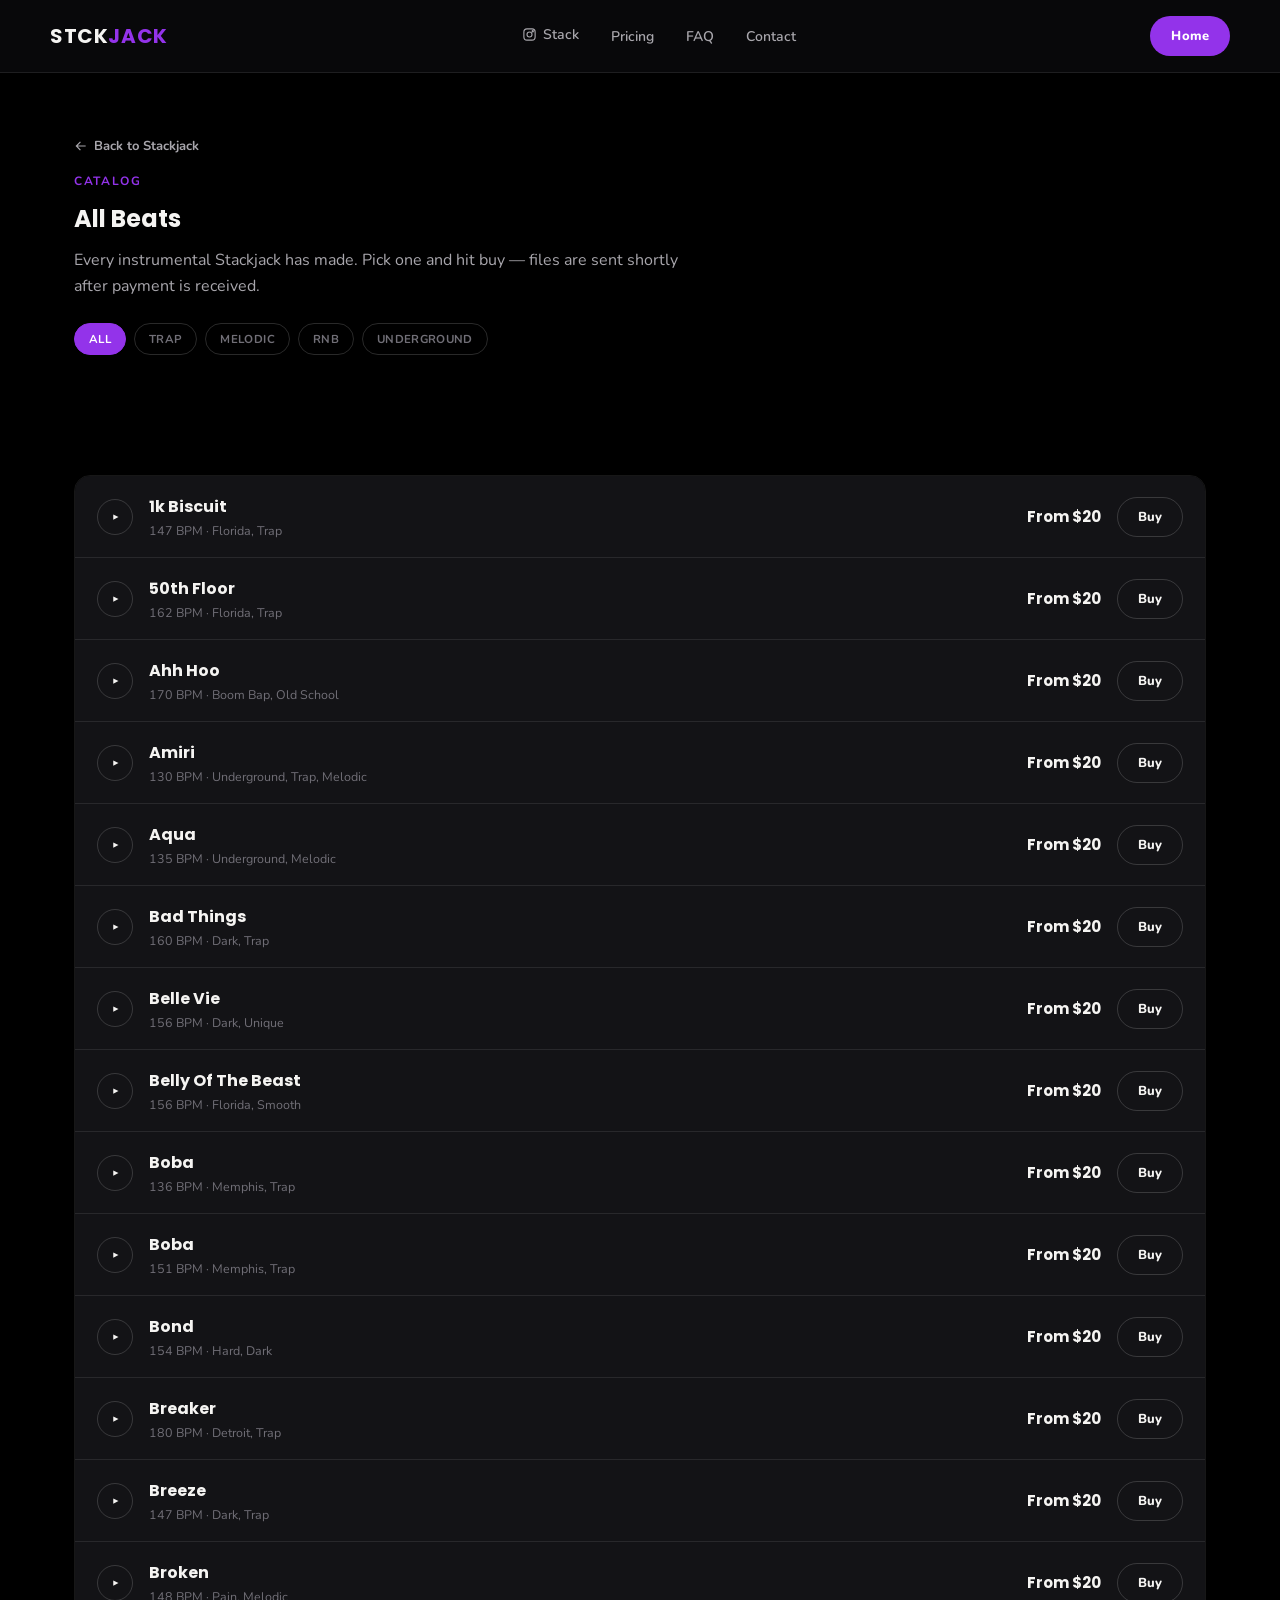
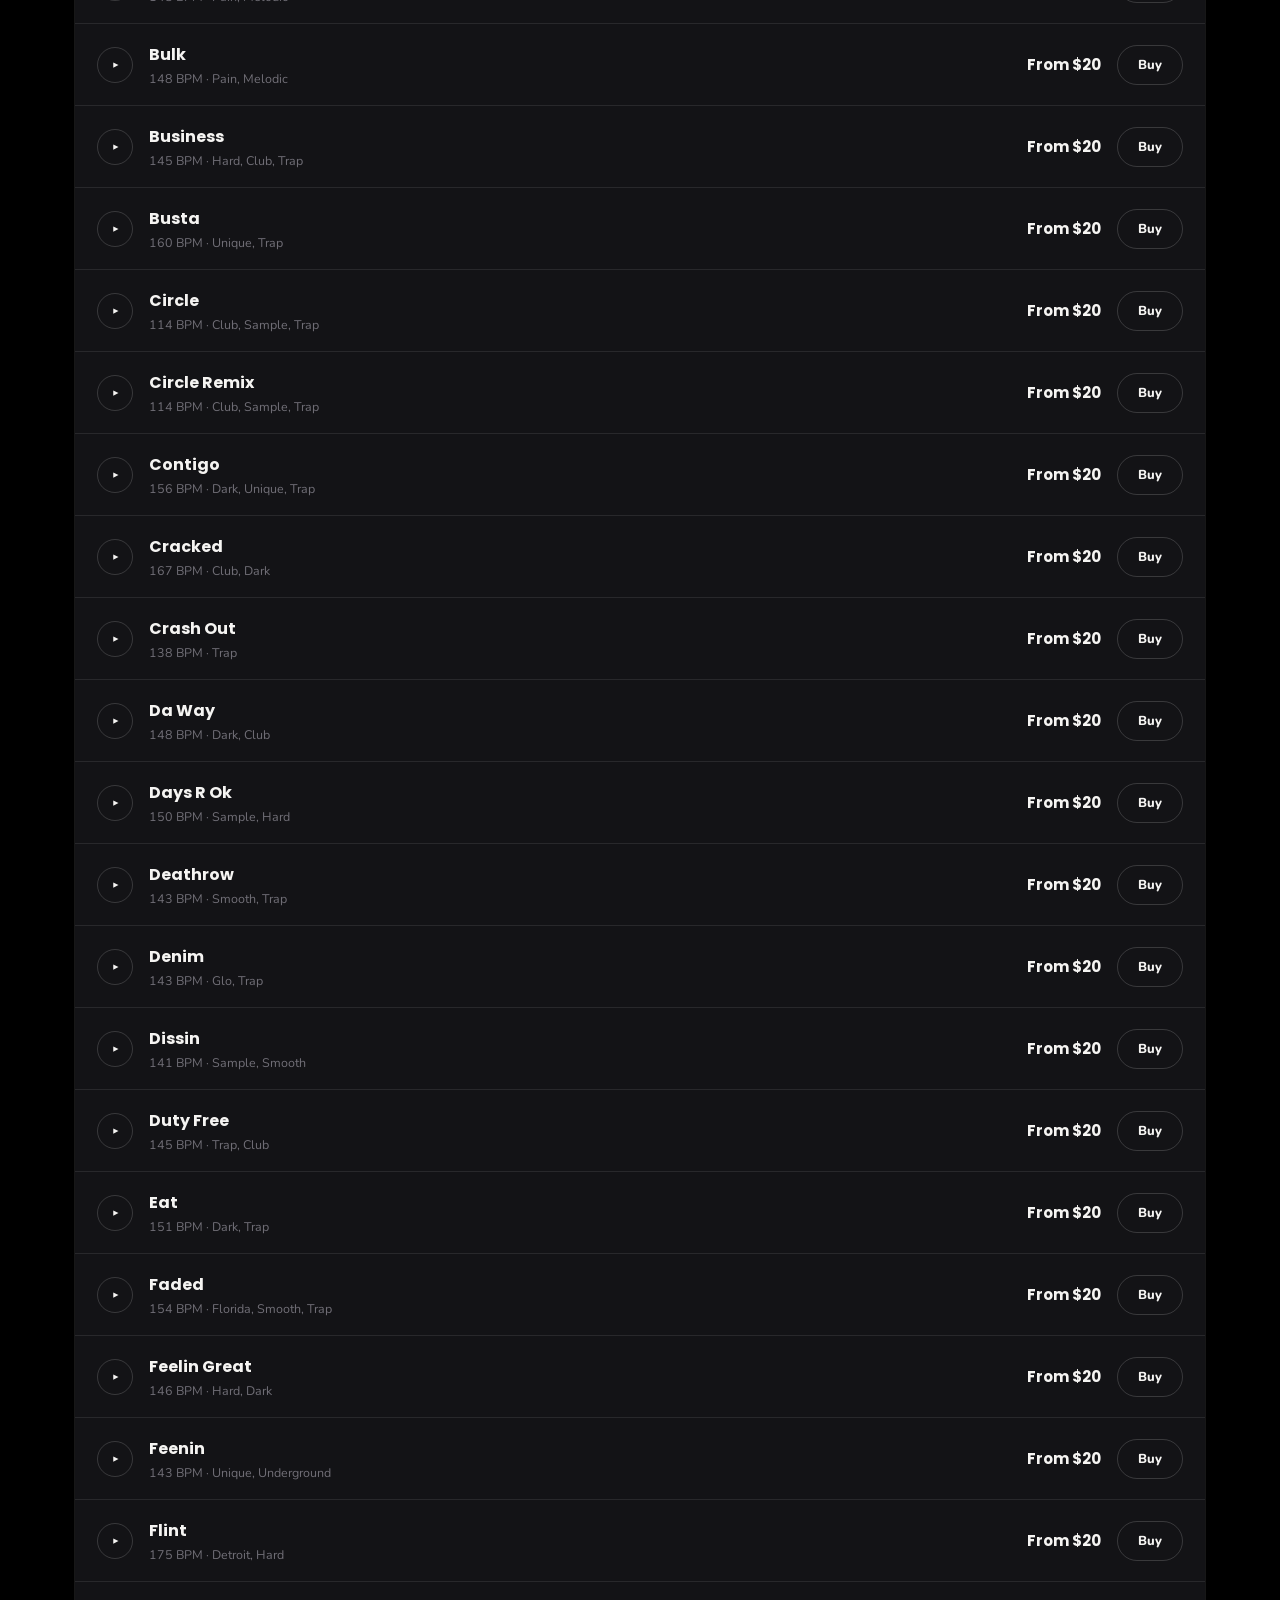
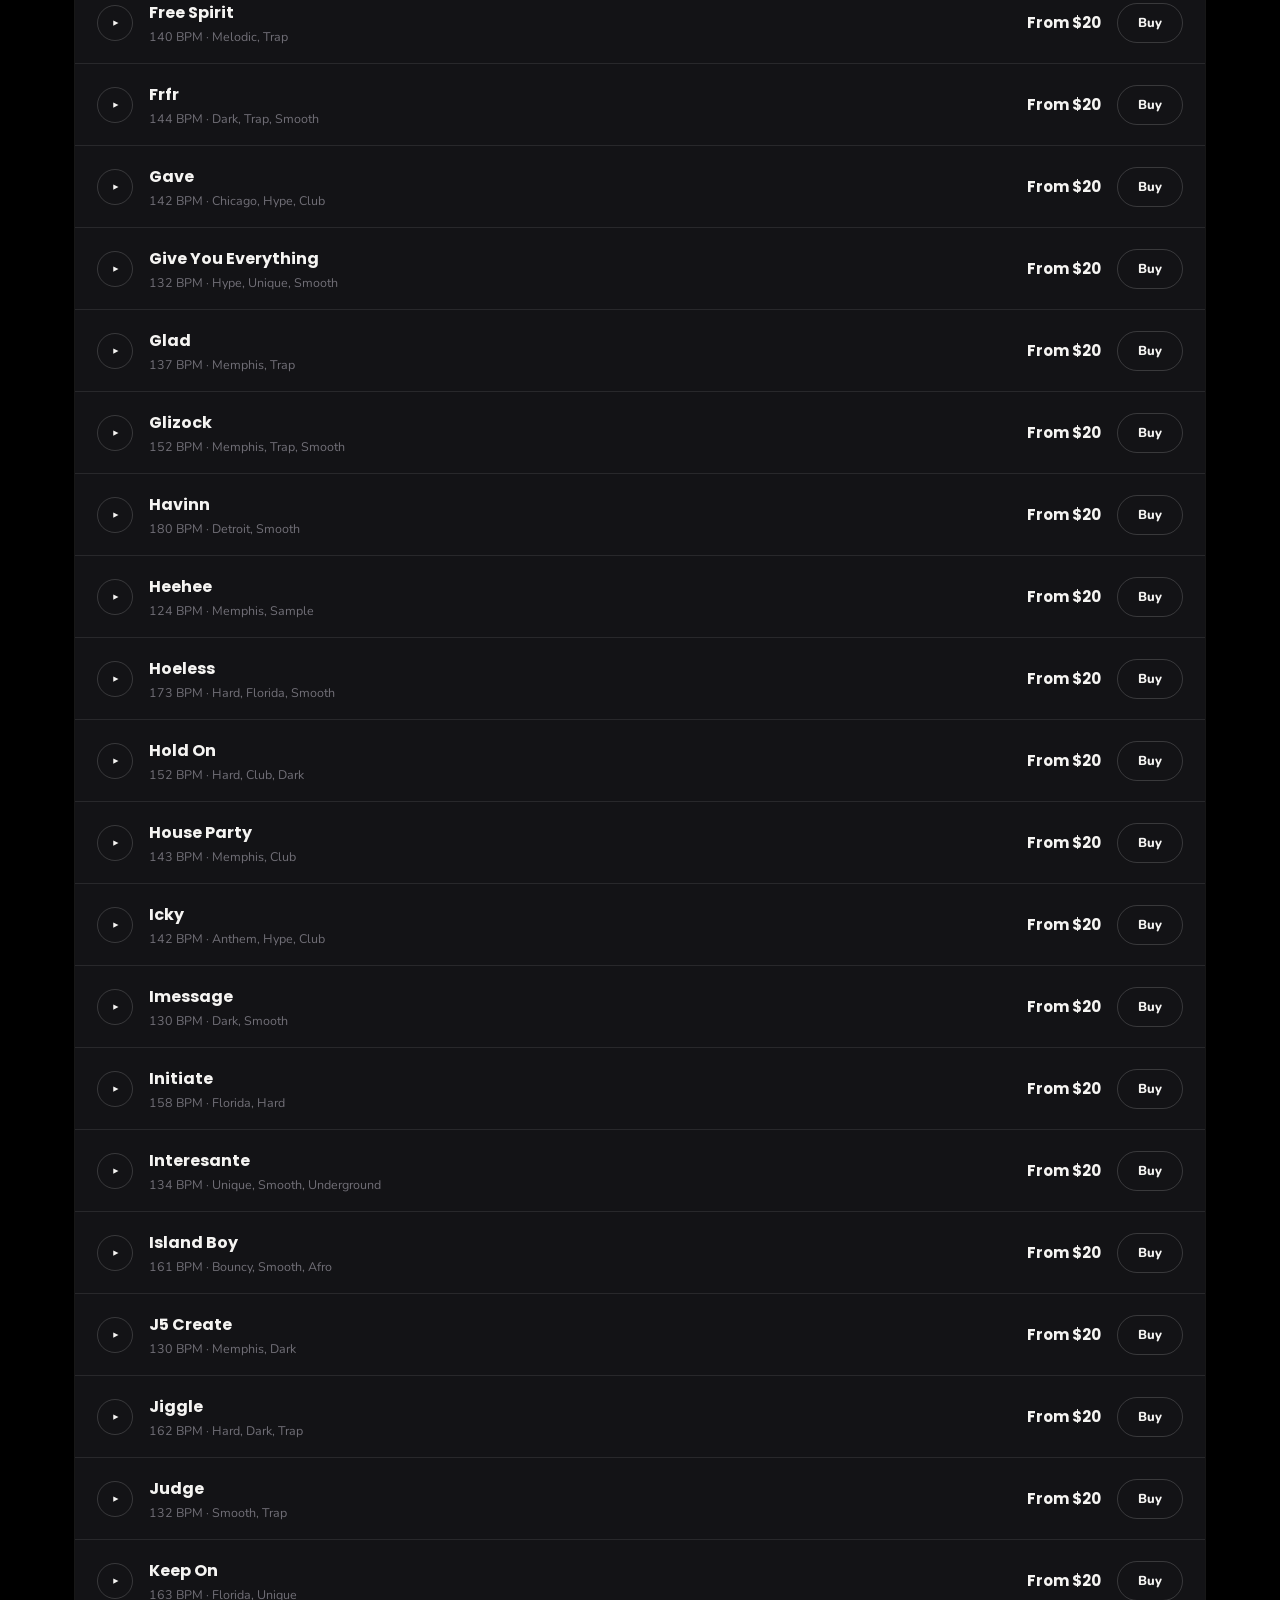
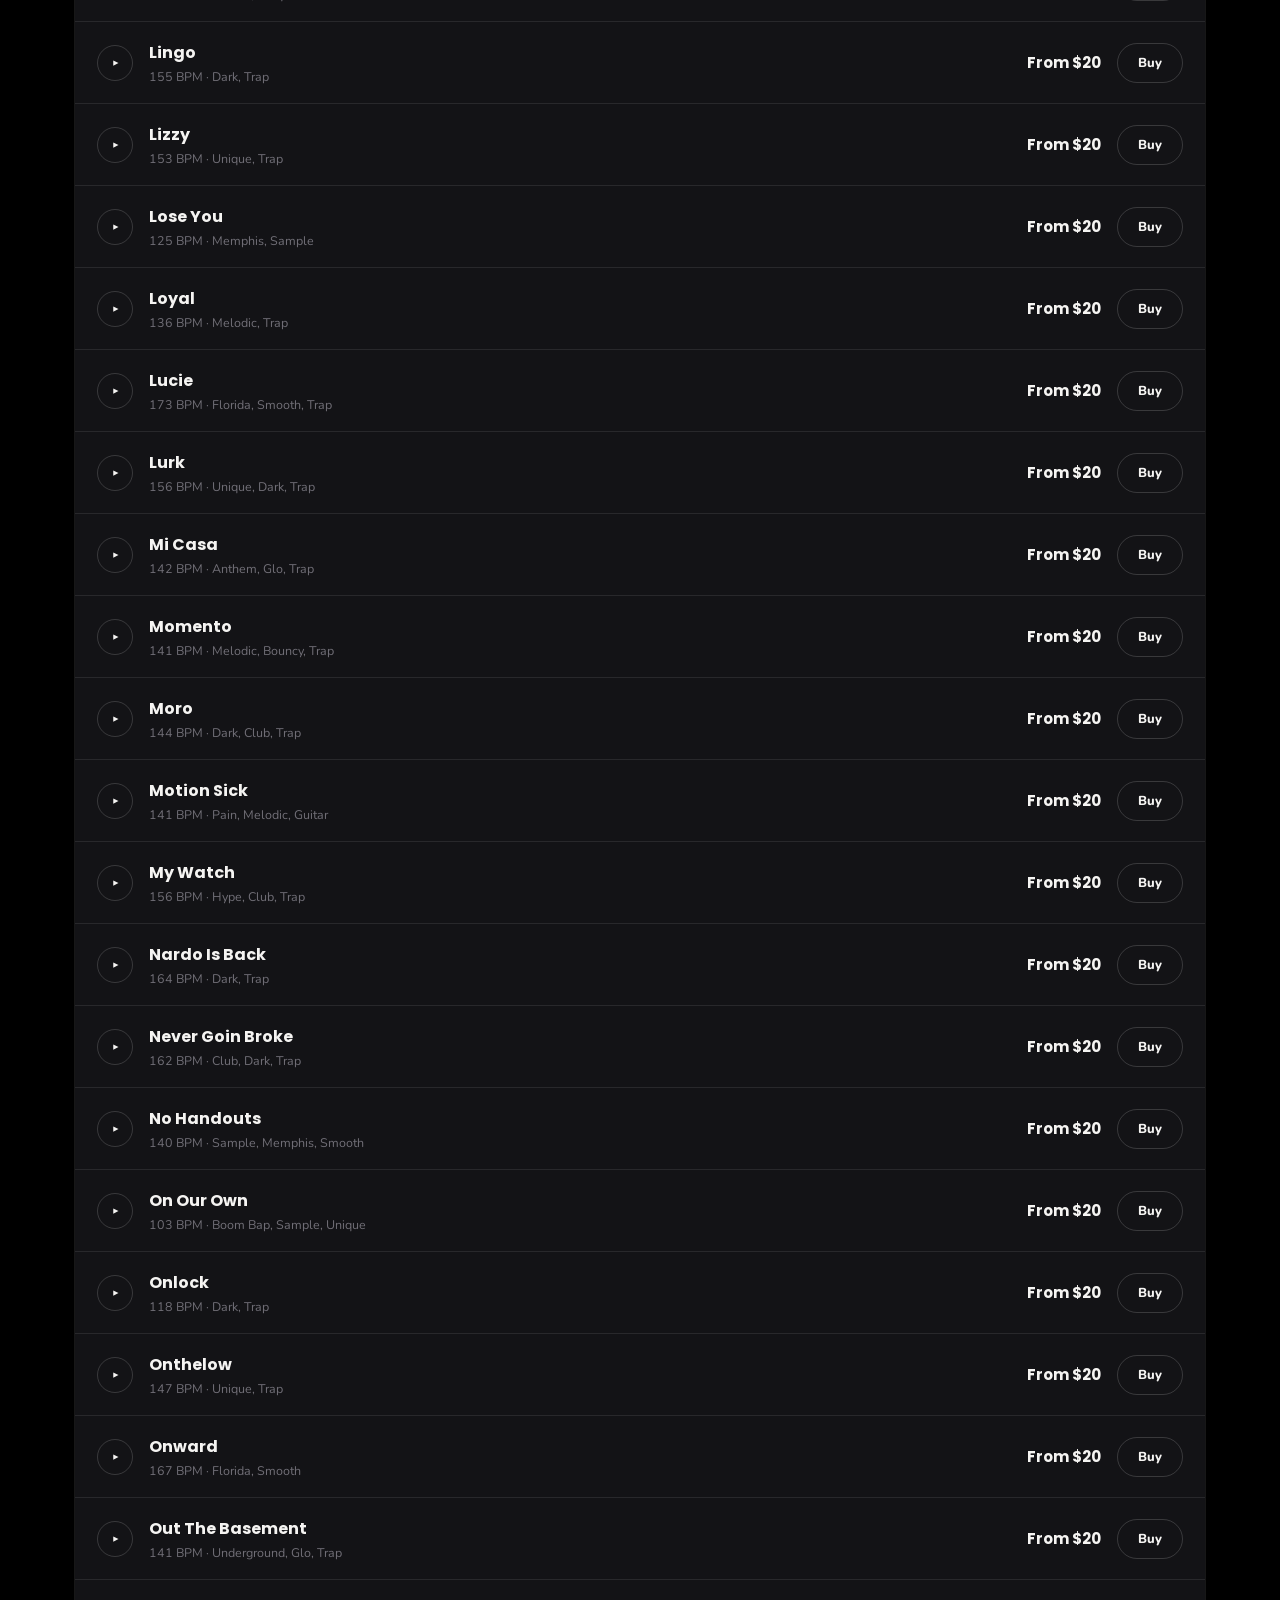
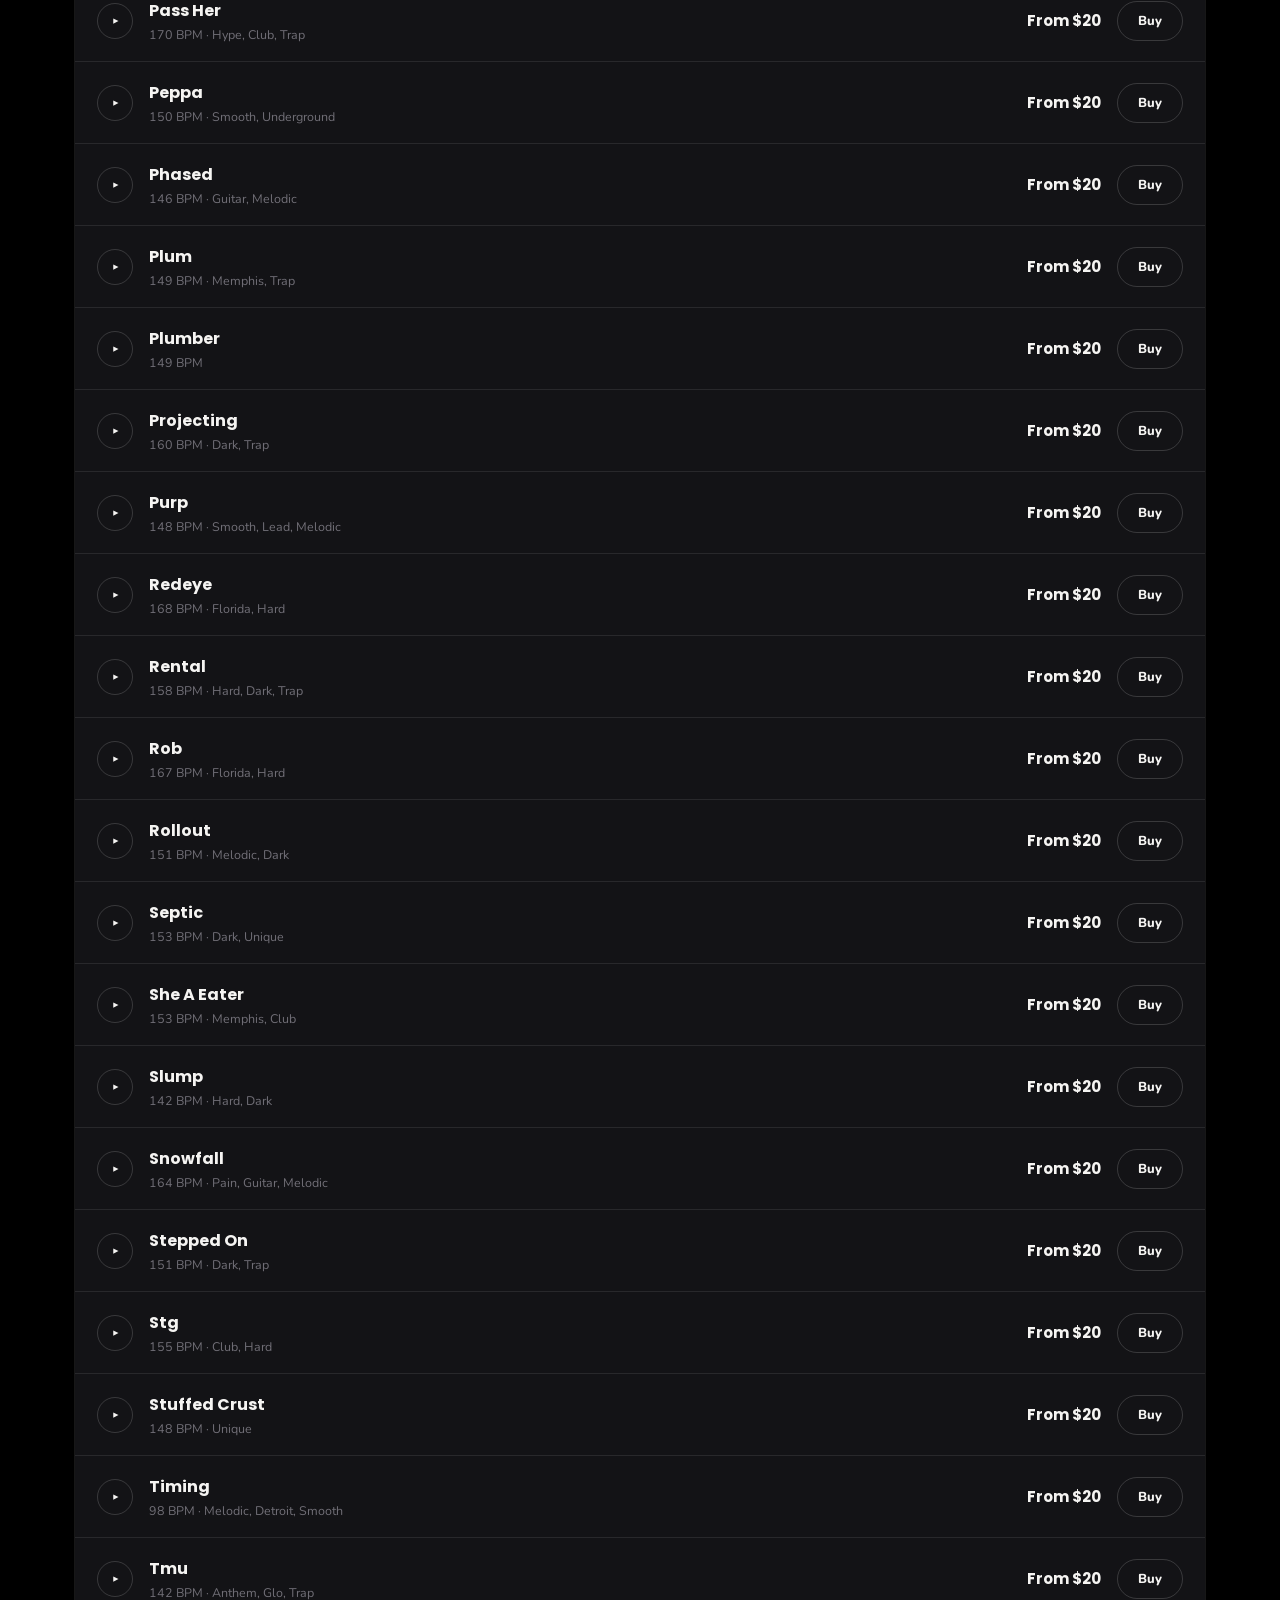
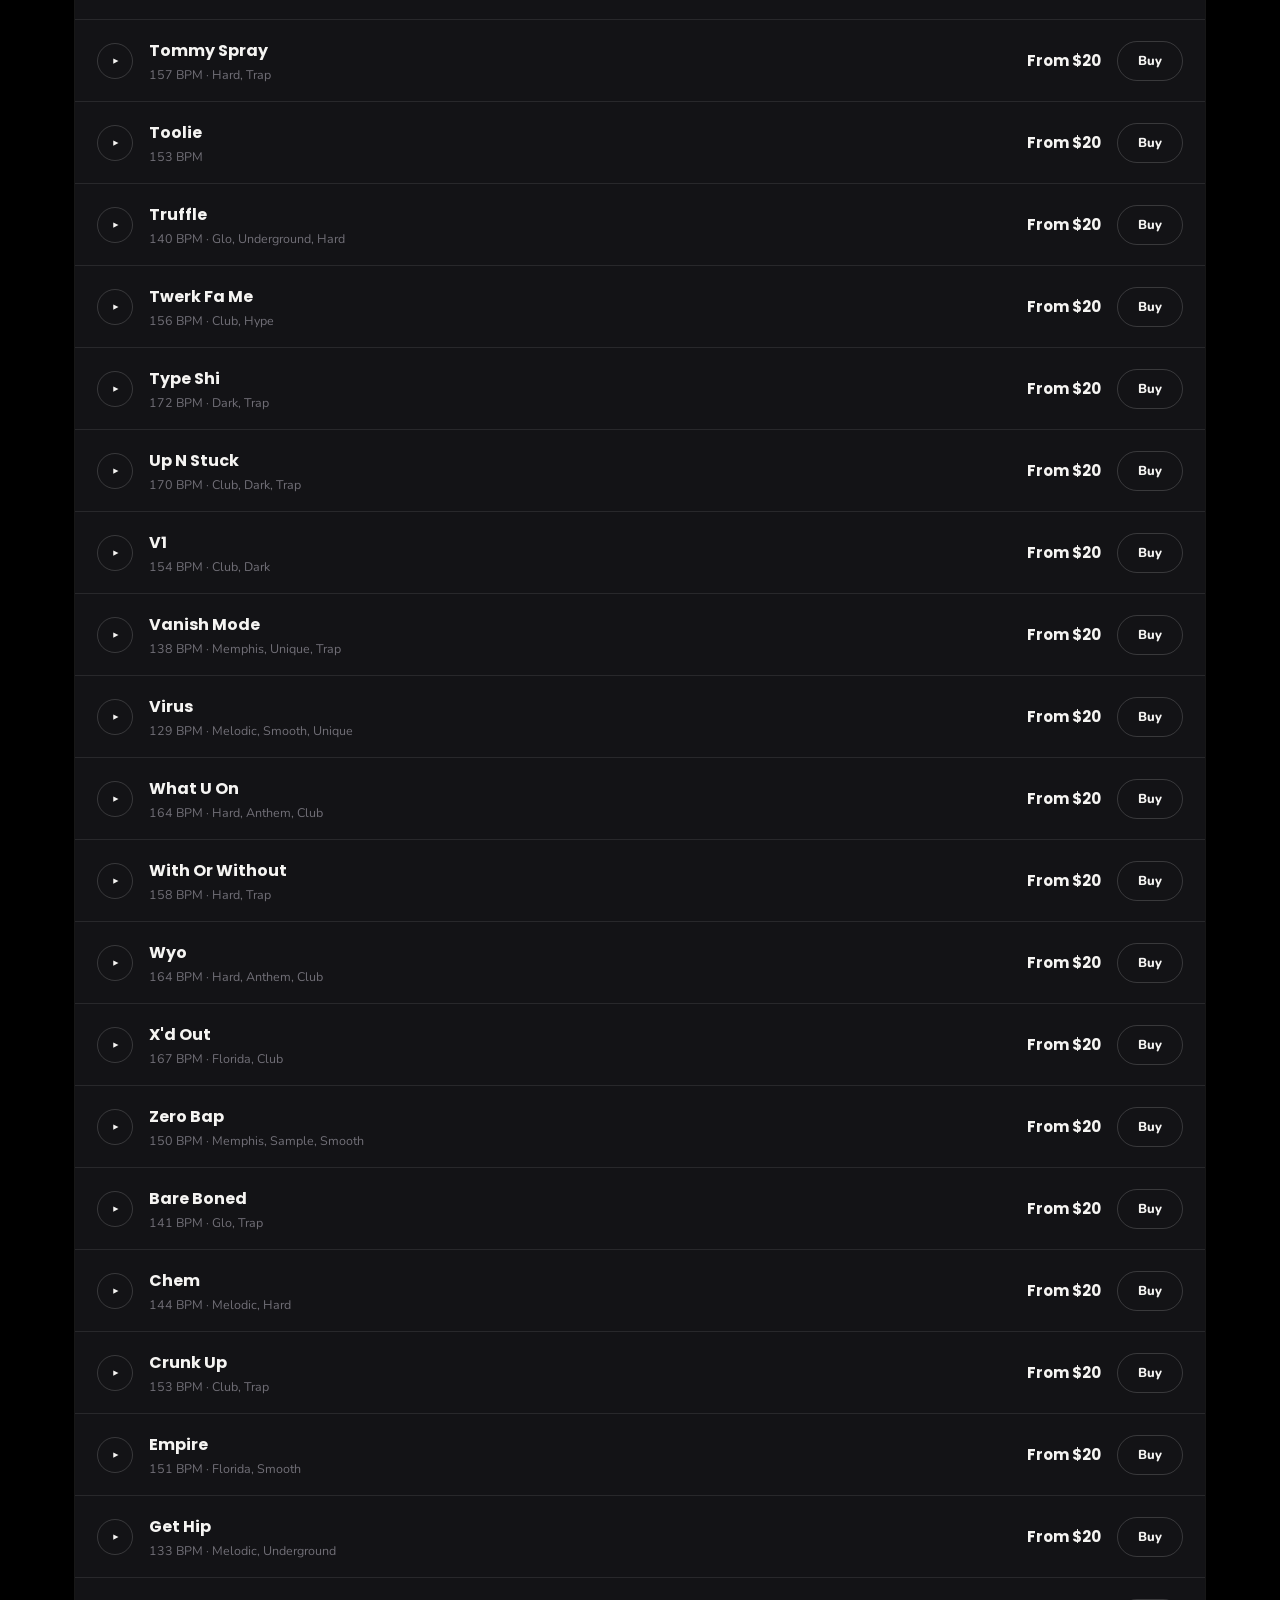
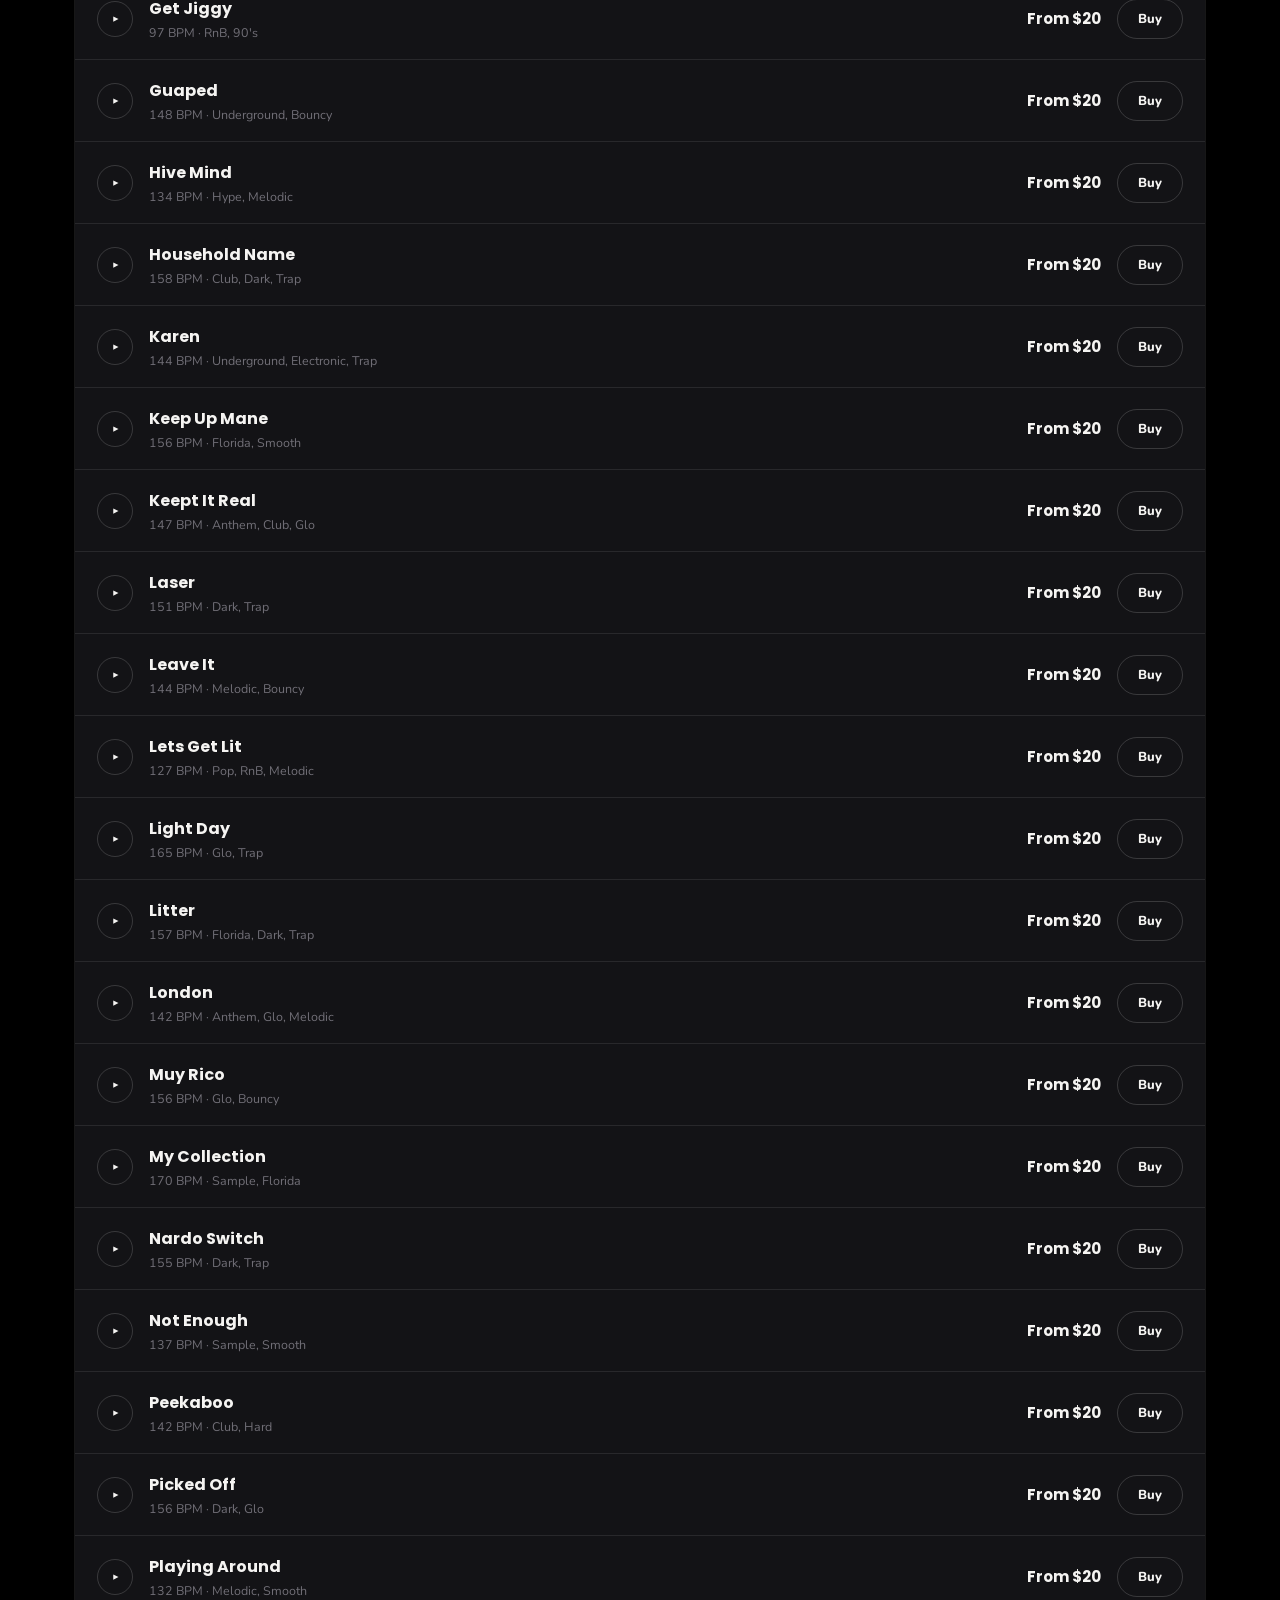
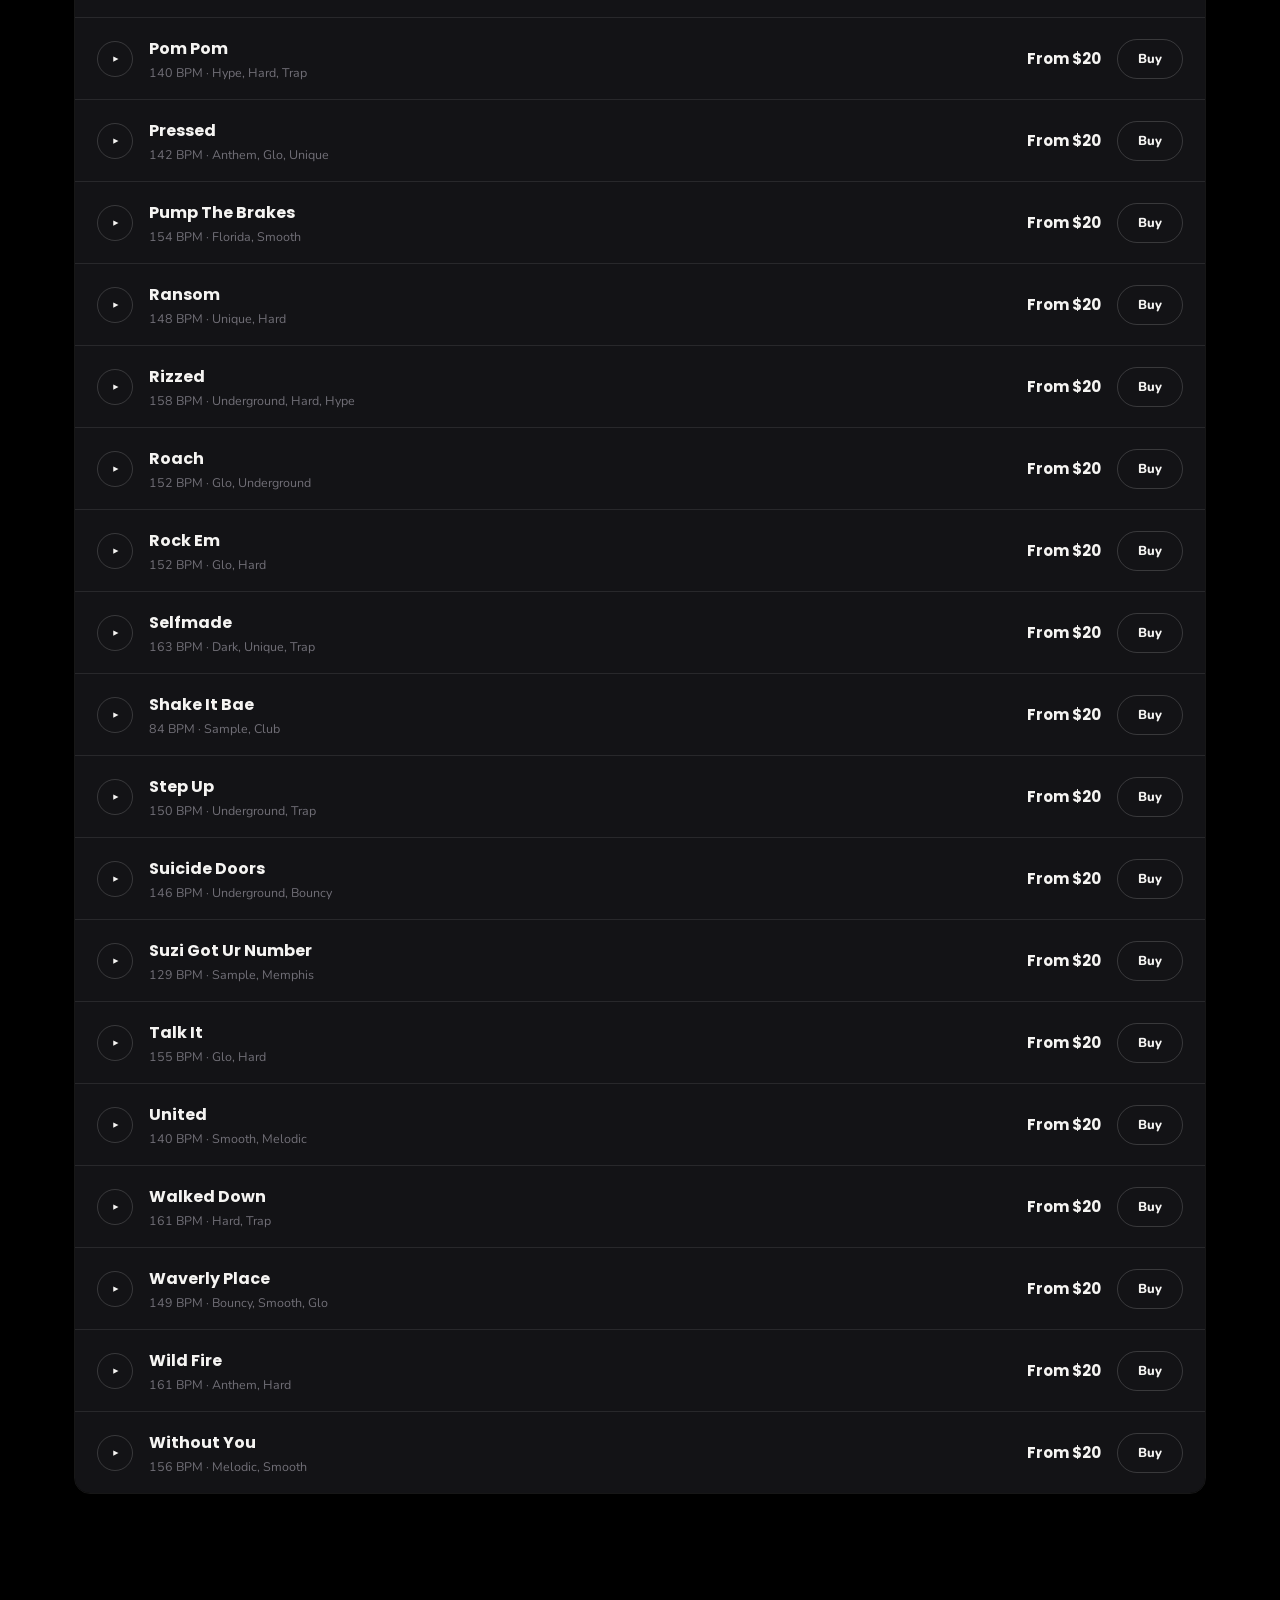
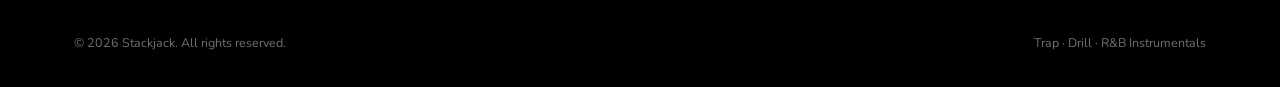
<file: docs/beats.html>
<!doctype html>
<html lang="en">
<head>
<meta charset="utf-8">
<meta name="viewport" content="width=device-width, initial-scale=1">
<title>All Beats — Stackjack</title>
<meta name="description" content="The full Stackjack beat catalog. Trap, drill &amp; R&amp;B instrumentals, low prices, instant preview.">
<link rel="preconnect" href="https://fonts.googleapis.com">
<link rel="stylesheet" href="https://fonts.googleapis.com/css2?family=Poppins:wght@500;600;700;800&family=Nunito:wght@400;600;700;800&display=swap">
<link rel="stylesheet" href="styles.css">
</head>
<body>
<nav class="nav">
  <div class="nav-inner">
    <a href="index.html" class="logo"><span class="a">STCK</span><span class="b">JACK</span></a>
    <ul class="nav-links">
      <li>
        <a href="https://www.instagram.com/stckjack" target="_blank" rel="noopener" class="nav-ig">
          <svg width="15" height="15" viewBox="0 0 24 24" fill="none" stroke="currentColor" stroke-width="1.8"><rect x="3" y="3" width="18" height="18" rx="5"/><circle cx="12" cy="12" r="4"/><circle cx="17.2" cy="6.8" r="1"/></svg>
          Stack
        </a>
      </li>
      <li><a href="index.html#pricing">Pricing</a></li>
      <li><a href="index.html#faq">FAQ</a></li>
      <li><a href="index.html#contact">Contact</a></li>
    </ul>
    <div class="nav-right">
      <a href="index.html" class="btn btn-primary btn-sm">Home</a>
    </div>
  </div>
</nav>

<div class="subscribe-banner" id="subscribe-banner" style="display:none">
  <div class="wrap subscribe-banner-inner">
    <span class="subscribe-banner-text">Pick 6 beats for your subscription — <strong><span id="subscribe-count">0</span>/6</strong> selected</span>
    <span class="subscribe-banner-code">USE CODE: "STACK5" AT CHECKOUT!</span>
    <button type="button" class="btn btn-sm" id="subscribe-continue" disabled>Continue to Checkout</button>
  </div>
</div>

<div class="page-header">
  <div class="wrap">
    <a href="index.html" class="back-link">
      <svg width="14" height="14" viewBox="0 0 24 24" fill="none" stroke="currentColor" stroke-width="2"><path d="M11 5l-7 7 7 7M4 12h16"/></svg>
      Back to Stackjack
    </a>
    <div class="section-head">
      <span class="eyebrow">Catalog</span>
      <h2>All Beats</h2>
      <p>Every instrumental Stackjack has made. Pick one and hit buy — files are sent shortly after payment is received.</p>
    </div>
    <div class="genre-filters" id="genre-filters">
      <button type="button" class="genre-filter-btn active" data-genre="all">All</button>
      <button type="button" class="genre-filter-btn" data-genre="Trap">Trap</button>
      <button type="button" class="genre-filter-btn" data-genre="Melodic">Melodic</button>
      <button type="button" class="genre-filter-btn" data-genre="RnB">RnB</button>
      <button type="button" class="genre-filter-btn" data-genre="Underground">Underground</button>
    </div>
  </div>
</div>

<section class="section">
  <div class="wrap">
    <div class="beats-list">
      <div class="beat-row">
        <button type="button" class="beat-row-play js-play" aria-label="Play preview of 1k Biscuit"><svg class="icon-play" width="14" height="14" viewBox="0 0 24 24" fill="none"><path d="M9 7.5L18 12L9 16.5V7.5Z" fill="currentColor"/></svg><svg class="icon-pause" width="14" height="14" viewBox="0 0 24 24" fill="none" style="display:none"><rect x="7" y="6" width="4" height="12" fill="currentColor"/><rect x="14" y="6" width="4" height="12" fill="currentColor"/></svg></button>
        <audio class="beat-audio" preload="none" src="previews/1k-biscuit.mp3"></audio>
        <div class="beat-row-info">
          <span class="beat-row-title">1k Biscuit</span>
          <span class="beat-row-tags">147 BPM · Florida, Trap</span>
          <span class="beat-row-error">Preview unavailable — check the previews/ folder</span>
        </div>
        <span class="beat-row-price">From $20</span>
        <button type="button" class="btn btn-ghost btn-sm js-buy-track" data-beat="1k Biscuit" data-checkout-mp3="">Buy</button>
      </div>
      <div class="beat-row">
        <button type="button" class="beat-row-play js-play" aria-label="Play preview of 50th Floor"><svg class="icon-play" width="14" height="14" viewBox="0 0 24 24" fill="none"><path d="M9 7.5L18 12L9 16.5V7.5Z" fill="currentColor"/></svg><svg class="icon-pause" width="14" height="14" viewBox="0 0 24 24" fill="none" style="display:none"><rect x="7" y="6" width="4" height="12" fill="currentColor"/><rect x="14" y="6" width="4" height="12" fill="currentColor"/></svg></button>
        <audio class="beat-audio" preload="none" src="previews/50th-floor.mp3"></audio>
        <div class="beat-row-info">
          <span class="beat-row-title">50th Floor</span>
          <span class="beat-row-tags">162 BPM · Florida, Trap</span>
          <span class="beat-row-error">Preview unavailable — check the previews/ folder</span>
        </div>
        <span class="beat-row-price">From $20</span>
        <button type="button" class="btn btn-ghost btn-sm js-buy-track" data-beat="50th Floor" data-checkout-mp3="">Buy</button>
      </div>
      <div class="beat-row">
        <button type="button" class="beat-row-play js-play" aria-label="Play preview of Ahh Hoo"><svg class="icon-play" width="14" height="14" viewBox="0 0 24 24" fill="none"><path d="M9 7.5L18 12L9 16.5V7.5Z" fill="currentColor"/></svg><svg class="icon-pause" width="14" height="14" viewBox="0 0 24 24" fill="none" style="display:none"><rect x="7" y="6" width="4" height="12" fill="currentColor"/><rect x="14" y="6" width="4" height="12" fill="currentColor"/></svg></button>
        <audio class="beat-audio" preload="none" src="previews/ahh-hoo.mp3"></audio>
        <div class="beat-row-info">
          <span class="beat-row-title">Ahh Hoo</span>
          <span class="beat-row-tags">170 BPM · Boom Bap, Old School</span>
          <span class="beat-row-error">Preview unavailable — check the previews/ folder</span>
        </div>
        <span class="beat-row-price">From $20</span>
        <button type="button" class="btn btn-ghost btn-sm js-buy-track" data-beat="Ahh Hoo" data-checkout-mp3="">Buy</button>
      </div>
      <div class="beat-row">
        <button type="button" class="beat-row-play js-play" aria-label="Play preview of Amiri"><svg class="icon-play" width="14" height="14" viewBox="0 0 24 24" fill="none"><path d="M9 7.5L18 12L9 16.5V7.5Z" fill="currentColor"/></svg><svg class="icon-pause" width="14" height="14" viewBox="0 0 24 24" fill="none" style="display:none"><rect x="7" y="6" width="4" height="12" fill="currentColor"/><rect x="14" y="6" width="4" height="12" fill="currentColor"/></svg></button>
        <audio class="beat-audio" preload="none" src="previews/amiri.mp3"></audio>
        <div class="beat-row-info">
          <span class="beat-row-title">Amiri</span>
          <span class="beat-row-tags">130 BPM · Underground, Trap, Melodic</span>
          <span class="beat-row-error">Preview unavailable — check the previews/ folder</span>
        </div>
        <span class="beat-row-price">From $20</span>
        <button type="button" class="btn btn-ghost btn-sm js-buy-track" data-beat="Amiri" data-checkout-mp3="">Buy</button>
      </div>
      <div class="beat-row">
        <button type="button" class="beat-row-play js-play" aria-label="Play preview of Aqua"><svg class="icon-play" width="14" height="14" viewBox="0 0 24 24" fill="none"><path d="M9 7.5L18 12L9 16.5V7.5Z" fill="currentColor"/></svg><svg class="icon-pause" width="14" height="14" viewBox="0 0 24 24" fill="none" style="display:none"><rect x="7" y="6" width="4" height="12" fill="currentColor"/><rect x="14" y="6" width="4" height="12" fill="currentColor"/></svg></button>
        <audio class="beat-audio" preload="none" src="previews/aqua.mp3"></audio>
        <div class="beat-row-info">
          <span class="beat-row-title">Aqua</span>
          <span class="beat-row-tags">135 BPM · Underground, Melodic</span>
          <span class="beat-row-error">Preview unavailable — check the previews/ folder</span>
        </div>
        <span class="beat-row-price">From $20</span>
        <button type="button" class="btn btn-ghost btn-sm js-buy-track" data-beat="Aqua" data-checkout-mp3="">Buy</button>
      </div>
      <div class="beat-row">
        <button type="button" class="beat-row-play js-play" aria-label="Play preview of Bad Things"><svg class="icon-play" width="14" height="14" viewBox="0 0 24 24" fill="none"><path d="M9 7.5L18 12L9 16.5V7.5Z" fill="currentColor"/></svg><svg class="icon-pause" width="14" height="14" viewBox="0 0 24 24" fill="none" style="display:none"><rect x="7" y="6" width="4" height="12" fill="currentColor"/><rect x="14" y="6" width="4" height="12" fill="currentColor"/></svg></button>
        <audio class="beat-audio" preload="none" src="previews/bad-things.mp3"></audio>
        <div class="beat-row-info">
          <span class="beat-row-title">Bad Things</span>
          <span class="beat-row-tags">160 BPM · Dark, Trap</span>
          <span class="beat-row-error">Preview unavailable — check the previews/ folder</span>
        </div>
        <span class="beat-row-price">From $20</span>
        <button type="button" class="btn btn-ghost btn-sm js-buy-track" data-beat="Bad Things" data-checkout-mp3="">Buy</button>
      </div>
      <div class="beat-row">
        <button type="button" class="beat-row-play js-play" aria-label="Play preview of Belle Vie"><svg class="icon-play" width="14" height="14" viewBox="0 0 24 24" fill="none"><path d="M9 7.5L18 12L9 16.5V7.5Z" fill="currentColor"/></svg><svg class="icon-pause" width="14" height="14" viewBox="0 0 24 24" fill="none" style="display:none"><rect x="7" y="6" width="4" height="12" fill="currentColor"/><rect x="14" y="6" width="4" height="12" fill="currentColor"/></svg></button>
        <audio class="beat-audio" preload="none" src="previews/belle-vie.mp3"></audio>
        <div class="beat-row-info">
          <span class="beat-row-title">Belle Vie</span>
          <span class="beat-row-tags">156 BPM · Dark, Unique</span>
          <span class="beat-row-error">Preview unavailable — check the previews/ folder</span>
        </div>
        <span class="beat-row-price">From $20</span>
        <button type="button" class="btn btn-ghost btn-sm js-buy-track" data-beat="Belle Vie" data-checkout-mp3="">Buy</button>
      </div>
      <div class="beat-row">
        <button type="button" class="beat-row-play js-play" aria-label="Play preview of Belly Of The Beast"><svg class="icon-play" width="14" height="14" viewBox="0 0 24 24" fill="none"><path d="M9 7.5L18 12L9 16.5V7.5Z" fill="currentColor"/></svg><svg class="icon-pause" width="14" height="14" viewBox="0 0 24 24" fill="none" style="display:none"><rect x="7" y="6" width="4" height="12" fill="currentColor"/><rect x="14" y="6" width="4" height="12" fill="currentColor"/></svg></button>
        <audio class="beat-audio" preload="none" src="previews/belly-of-the-beast.mp3"></audio>
        <div class="beat-row-info">
          <span class="beat-row-title">Belly Of The Beast</span>
          <span class="beat-row-tags">156 BPM · Florida, Smooth</span>
          <span class="beat-row-error">Preview unavailable — check the previews/ folder</span>
        </div>
        <span class="beat-row-price">From $20</span>
        <button type="button" class="btn btn-ghost btn-sm js-buy-track" data-beat="Belly Of The Beast" data-checkout-mp3="">Buy</button>
      </div>
      <div class="beat-row">
        <button type="button" class="beat-row-play js-play" aria-label="Play preview of Boba"><svg class="icon-play" width="14" height="14" viewBox="0 0 24 24" fill="none"><path d="M9 7.5L18 12L9 16.5V7.5Z" fill="currentColor"/></svg><svg class="icon-pause" width="14" height="14" viewBox="0 0 24 24" fill="none" style="display:none"><rect x="7" y="6" width="4" height="12" fill="currentColor"/><rect x="14" y="6" width="4" height="12" fill="currentColor"/></svg></button>
        <audio class="beat-audio" preload="none" src="previews/boba.mp3"></audio>
        <div class="beat-row-info">
          <span class="beat-row-title">Boba</span>
          <span class="beat-row-tags">136 BPM · Memphis, Trap</span>
          <span class="beat-row-error">Preview unavailable — check the previews/ folder</span>
        </div>
        <span class="beat-row-price">From $20</span>
        <button type="button" class="btn btn-ghost btn-sm js-buy-track" data-beat="Boba" data-checkout-mp3="">Buy</button>
      </div>
      <div class="beat-row">
        <button type="button" class="beat-row-play js-play" aria-label="Play preview of Boba"><svg class="icon-play" width="14" height="14" viewBox="0 0 24 24" fill="none"><path d="M9 7.5L18 12L9 16.5V7.5Z" fill="currentColor"/></svg><svg class="icon-pause" width="14" height="14" viewBox="0 0 24 24" fill="none" style="display:none"><rect x="7" y="6" width="4" height="12" fill="currentColor"/><rect x="14" y="6" width="4" height="12" fill="currentColor"/></svg></button>
        <audio class="beat-audio" preload="none" src="previews/boba-2.mp3"></audio>
        <div class="beat-row-info">
          <span class="beat-row-title">Boba</span>
          <span class="beat-row-tags">151 BPM · Memphis, Trap</span>
          <span class="beat-row-error">Preview unavailable — check the previews/ folder</span>
        </div>
        <span class="beat-row-price">From $20</span>
        <button type="button" class="btn btn-ghost btn-sm js-buy-track" data-beat="Boba" data-checkout-mp3="">Buy</button>
      </div>
      <div class="beat-row">
        <button type="button" class="beat-row-play js-play" aria-label="Play preview of Bond"><svg class="icon-play" width="14" height="14" viewBox="0 0 24 24" fill="none"><path d="M9 7.5L18 12L9 16.5V7.5Z" fill="currentColor"/></svg><svg class="icon-pause" width="14" height="14" viewBox="0 0 24 24" fill="none" style="display:none"><rect x="7" y="6" width="4" height="12" fill="currentColor"/><rect x="14" y="6" width="4" height="12" fill="currentColor"/></svg></button>
        <audio class="beat-audio" preload="none" src="previews/bond.mp3"></audio>
        <div class="beat-row-info">
          <span class="beat-row-title">Bond</span>
          <span class="beat-row-tags">154 BPM · Hard, Dark</span>
          <span class="beat-row-error">Preview unavailable — check the previews/ folder</span>
        </div>
        <span class="beat-row-price">From $20</span>
        <button type="button" class="btn btn-ghost btn-sm js-buy-track" data-beat="Bond" data-checkout-mp3="">Buy</button>
      </div>
      <div class="beat-row">
        <button type="button" class="beat-row-play js-play" aria-label="Play preview of Breaker"><svg class="icon-play" width="14" height="14" viewBox="0 0 24 24" fill="none"><path d="M9 7.5L18 12L9 16.5V7.5Z" fill="currentColor"/></svg><svg class="icon-pause" width="14" height="14" viewBox="0 0 24 24" fill="none" style="display:none"><rect x="7" y="6" width="4" height="12" fill="currentColor"/><rect x="14" y="6" width="4" height="12" fill="currentColor"/></svg></button>
        <audio class="beat-audio" preload="none" src="previews/breaker.mp3"></audio>
        <div class="beat-row-info">
          <span class="beat-row-title">Breaker</span>
          <span class="beat-row-tags">180 BPM · Detroit, Trap</span>
          <span class="beat-row-error">Preview unavailable — check the previews/ folder</span>
        </div>
        <span class="beat-row-price">From $20</span>
        <button type="button" class="btn btn-ghost btn-sm js-buy-track" data-beat="Breaker" data-checkout-mp3="">Buy</button>
      </div>
      <div class="beat-row">
        <button type="button" class="beat-row-play js-play" aria-label="Play preview of Breeze"><svg class="icon-play" width="14" height="14" viewBox="0 0 24 24" fill="none"><path d="M9 7.5L18 12L9 16.5V7.5Z" fill="currentColor"/></svg><svg class="icon-pause" width="14" height="14" viewBox="0 0 24 24" fill="none" style="display:none"><rect x="7" y="6" width="4" height="12" fill="currentColor"/><rect x="14" y="6" width="4" height="12" fill="currentColor"/></svg></button>
        <audio class="beat-audio" preload="none" src="previews/breeze.mp3"></audio>
        <div class="beat-row-info">
          <span class="beat-row-title">Breeze</span>
          <span class="beat-row-tags">147 BPM · Dark, Trap</span>
          <span class="beat-row-error">Preview unavailable — check the previews/ folder</span>
        </div>
        <span class="beat-row-price">From $20</span>
        <button type="button" class="btn btn-ghost btn-sm js-buy-track" data-beat="Breeze" data-checkout-mp3="">Buy</button>
      </div>
      <div class="beat-row">
        <button type="button" class="beat-row-play js-play" aria-label="Play preview of Broken"><svg class="icon-play" width="14" height="14" viewBox="0 0 24 24" fill="none"><path d="M9 7.5L18 12L9 16.5V7.5Z" fill="currentColor"/></svg><svg class="icon-pause" width="14" height="14" viewBox="0 0 24 24" fill="none" style="display:none"><rect x="7" y="6" width="4" height="12" fill="currentColor"/><rect x="14" y="6" width="4" height="12" fill="currentColor"/></svg></button>
        <audio class="beat-audio" preload="none" src="previews/broken.mp3"></audio>
        <div class="beat-row-info">
          <span class="beat-row-title">Broken</span>
          <span class="beat-row-tags">148 BPM · Pain, Melodic</span>
          <span class="beat-row-error">Preview unavailable — check the previews/ folder</span>
        </div>
        <span class="beat-row-price">From $20</span>
        <button type="button" class="btn btn-ghost btn-sm js-buy-track" data-beat="Broken" data-checkout-mp3="">Buy</button>
      </div>
      <div class="beat-row">
        <button type="button" class="beat-row-play js-play" aria-label="Play preview of Bulk"><svg class="icon-play" width="14" height="14" viewBox="0 0 24 24" fill="none"><path d="M9 7.5L18 12L9 16.5V7.5Z" fill="currentColor"/></svg><svg class="icon-pause" width="14" height="14" viewBox="0 0 24 24" fill="none" style="display:none"><rect x="7" y="6" width="4" height="12" fill="currentColor"/><rect x="14" y="6" width="4" height="12" fill="currentColor"/></svg></button>
        <audio class="beat-audio" preload="none" src="previews/bulk.mp3"></audio>
        <div class="beat-row-info">
          <span class="beat-row-title">Bulk</span>
          <span class="beat-row-tags">148 BPM · Pain, Melodic</span>
          <span class="beat-row-error">Preview unavailable — check the previews/ folder</span>
        </div>
        <span class="beat-row-price">From $20</span>
        <button type="button" class="btn btn-ghost btn-sm js-buy-track" data-beat="Bulk" data-checkout-mp3="">Buy</button>
      </div>
      <div class="beat-row">
        <button type="button" class="beat-row-play js-play" aria-label="Play preview of Business"><svg class="icon-play" width="14" height="14" viewBox="0 0 24 24" fill="none"><path d="M9 7.5L18 12L9 16.5V7.5Z" fill="currentColor"/></svg><svg class="icon-pause" width="14" height="14" viewBox="0 0 24 24" fill="none" style="display:none"><rect x="7" y="6" width="4" height="12" fill="currentColor"/><rect x="14" y="6" width="4" height="12" fill="currentColor"/></svg></button>
        <audio class="beat-audio" preload="none" src="previews/business.mp3"></audio>
        <div class="beat-row-info">
          <span class="beat-row-title">Business</span>
          <span class="beat-row-tags">145 BPM · Hard, Club, Trap</span>
          <span class="beat-row-error">Preview unavailable — check the previews/ folder</span>
        </div>
        <span class="beat-row-price">From $20</span>
        <button type="button" class="btn btn-ghost btn-sm js-buy-track" data-beat="Business" data-checkout-mp3="">Buy</button>
      </div>
      <div class="beat-row">
        <button type="button" class="beat-row-play js-play" aria-label="Play preview of Busta"><svg class="icon-play" width="14" height="14" viewBox="0 0 24 24" fill="none"><path d="M9 7.5L18 12L9 16.5V7.5Z" fill="currentColor"/></svg><svg class="icon-pause" width="14" height="14" viewBox="0 0 24 24" fill="none" style="display:none"><rect x="7" y="6" width="4" height="12" fill="currentColor"/><rect x="14" y="6" width="4" height="12" fill="currentColor"/></svg></button>
        <audio class="beat-audio" preload="none" src="previews/busta.mp3"></audio>
        <div class="beat-row-info">
          <span class="beat-row-title">Busta</span>
          <span class="beat-row-tags">160 BPM · Unique, Trap</span>
          <span class="beat-row-error">Preview unavailable — check the previews/ folder</span>
        </div>
        <span class="beat-row-price">From $20</span>
        <button type="button" class="btn btn-ghost btn-sm js-buy-track" data-beat="Busta" data-checkout-mp3="">Buy</button>
      </div>
      <div class="beat-row">
        <button type="button" class="beat-row-play js-play" aria-label="Play preview of Circle"><svg class="icon-play" width="14" height="14" viewBox="0 0 24 24" fill="none"><path d="M9 7.5L18 12L9 16.5V7.5Z" fill="currentColor"/></svg><svg class="icon-pause" width="14" height="14" viewBox="0 0 24 24" fill="none" style="display:none"><rect x="7" y="6" width="4" height="12" fill="currentColor"/><rect x="14" y="6" width="4" height="12" fill="currentColor"/></svg></button>
        <audio class="beat-audio" preload="none" src="previews/circle.mp3"></audio>
        <div class="beat-row-info">
          <span class="beat-row-title">Circle</span>
          <span class="beat-row-tags">114 BPM · Club, Sample, Trap</span>
          <span class="beat-row-error">Preview unavailable — check the previews/ folder</span>
        </div>
        <span class="beat-row-price">From $20</span>
        <button type="button" class="btn btn-ghost btn-sm js-buy-track" data-beat="Circle" data-checkout-mp3="">Buy</button>
      </div>
      <div class="beat-row">
        <button type="button" class="beat-row-play js-play" aria-label="Play preview of Circle Remix"><svg class="icon-play" width="14" height="14" viewBox="0 0 24 24" fill="none"><path d="M9 7.5L18 12L9 16.5V7.5Z" fill="currentColor"/></svg><svg class="icon-pause" width="14" height="14" viewBox="0 0 24 24" fill="none" style="display:none"><rect x="7" y="6" width="4" height="12" fill="currentColor"/><rect x="14" y="6" width="4" height="12" fill="currentColor"/></svg></button>
        <audio class="beat-audio" preload="none" src="previews/circle-remix.mp3"></audio>
        <div class="beat-row-info">
          <span class="beat-row-title">Circle Remix</span>
          <span class="beat-row-tags">114 BPM · Club, Sample, Trap</span>
          <span class="beat-row-error">Preview unavailable — check the previews/ folder</span>
        </div>
        <span class="beat-row-price">From $20</span>
        <button type="button" class="btn btn-ghost btn-sm js-buy-track" data-beat="Circle Remix" data-checkout-mp3="">Buy</button>
      </div>
      <div class="beat-row">
        <button type="button" class="beat-row-play js-play" aria-label="Play preview of Contigo"><svg class="icon-play" width="14" height="14" viewBox="0 0 24 24" fill="none"><path d="M9 7.5L18 12L9 16.5V7.5Z" fill="currentColor"/></svg><svg class="icon-pause" width="14" height="14" viewBox="0 0 24 24" fill="none" style="display:none"><rect x="7" y="6" width="4" height="12" fill="currentColor"/><rect x="14" y="6" width="4" height="12" fill="currentColor"/></svg></button>
        <audio class="beat-audio" preload="none" src="previews/contigo.mp3"></audio>
        <div class="beat-row-info">
          <span class="beat-row-title">Contigo</span>
          <span class="beat-row-tags">156 BPM · Dark, Unique, Trap</span>
          <span class="beat-row-error">Preview unavailable — check the previews/ folder</span>
        </div>
        <span class="beat-row-price">From $20</span>
        <button type="button" class="btn btn-ghost btn-sm js-buy-track" data-beat="Contigo" data-checkout-mp3="">Buy</button>
      </div>
      <div class="beat-row">
        <button type="button" class="beat-row-play js-play" aria-label="Play preview of Cracked"><svg class="icon-play" width="14" height="14" viewBox="0 0 24 24" fill="none"><path d="M9 7.5L18 12L9 16.5V7.5Z" fill="currentColor"/></svg><svg class="icon-pause" width="14" height="14" viewBox="0 0 24 24" fill="none" style="display:none"><rect x="7" y="6" width="4" height="12" fill="currentColor"/><rect x="14" y="6" width="4" height="12" fill="currentColor"/></svg></button>
        <audio class="beat-audio" preload="none" src="previews/cracked.mp3"></audio>
        <div class="beat-row-info">
          <span class="beat-row-title">Cracked</span>
          <span class="beat-row-tags">167 BPM · Club, Dark</span>
          <span class="beat-row-error">Preview unavailable — check the previews/ folder</span>
        </div>
        <span class="beat-row-price">From $20</span>
        <button type="button" class="btn btn-ghost btn-sm js-buy-track" data-beat="Cracked" data-checkout-mp3="">Buy</button>
      </div>
      <div class="beat-row">
        <button type="button" class="beat-row-play js-play" aria-label="Play preview of Crash Out"><svg class="icon-play" width="14" height="14" viewBox="0 0 24 24" fill="none"><path d="M9 7.5L18 12L9 16.5V7.5Z" fill="currentColor"/></svg><svg class="icon-pause" width="14" height="14" viewBox="0 0 24 24" fill="none" style="display:none"><rect x="7" y="6" width="4" height="12" fill="currentColor"/><rect x="14" y="6" width="4" height="12" fill="currentColor"/></svg></button>
        <audio class="beat-audio" preload="none" src="previews/crash-out.mp3"></audio>
        <div class="beat-row-info">
          <span class="beat-row-title">Crash Out</span>
          <span class="beat-row-tags">138 BPM · Trap</span>
          <span class="beat-row-error">Preview unavailable — check the previews/ folder</span>
        </div>
        <span class="beat-row-price">From $20</span>
        <button type="button" class="btn btn-ghost btn-sm js-buy-track" data-beat="Crash Out" data-checkout-mp3="">Buy</button>
      </div>
      <div class="beat-row">
        <button type="button" class="beat-row-play js-play" aria-label="Play preview of Da Way"><svg class="icon-play" width="14" height="14" viewBox="0 0 24 24" fill="none"><path d="M9 7.5L18 12L9 16.5V7.5Z" fill="currentColor"/></svg><svg class="icon-pause" width="14" height="14" viewBox="0 0 24 24" fill="none" style="display:none"><rect x="7" y="6" width="4" height="12" fill="currentColor"/><rect x="14" y="6" width="4" height="12" fill="currentColor"/></svg></button>
        <audio class="beat-audio" preload="none" src="previews/da-way.mp3"></audio>
        <div class="beat-row-info">
          <span class="beat-row-title">Da Way</span>
          <span class="beat-row-tags">148 BPM · Dark, Club</span>
          <span class="beat-row-error">Preview unavailable — check the previews/ folder</span>
        </div>
        <span class="beat-row-price">From $20</span>
        <button type="button" class="btn btn-ghost btn-sm js-buy-track" data-beat="Da Way" data-checkout-mp3="">Buy</button>
      </div>
      <div class="beat-row">
        <button type="button" class="beat-row-play js-play" aria-label="Play preview of Days R Ok"><svg class="icon-play" width="14" height="14" viewBox="0 0 24 24" fill="none"><path d="M9 7.5L18 12L9 16.5V7.5Z" fill="currentColor"/></svg><svg class="icon-pause" width="14" height="14" viewBox="0 0 24 24" fill="none" style="display:none"><rect x="7" y="6" width="4" height="12" fill="currentColor"/><rect x="14" y="6" width="4" height="12" fill="currentColor"/></svg></button>
        <audio class="beat-audio" preload="none" src="previews/days-r-ok.mp3"></audio>
        <div class="beat-row-info">
          <span class="beat-row-title">Days R Ok</span>
          <span class="beat-row-tags">150 BPM · Sample, Hard</span>
          <span class="beat-row-error">Preview unavailable — check the previews/ folder</span>
        </div>
        <span class="beat-row-price">From $20</span>
        <button type="button" class="btn btn-ghost btn-sm js-buy-track" data-beat="Days R Ok" data-checkout-mp3="">Buy</button>
      </div>
      <div class="beat-row">
        <button type="button" class="beat-row-play js-play" aria-label="Play preview of Deathrow"><svg class="icon-play" width="14" height="14" viewBox="0 0 24 24" fill="none"><path d="M9 7.5L18 12L9 16.5V7.5Z" fill="currentColor"/></svg><svg class="icon-pause" width="14" height="14" viewBox="0 0 24 24" fill="none" style="display:none"><rect x="7" y="6" width="4" height="12" fill="currentColor"/><rect x="14" y="6" width="4" height="12" fill="currentColor"/></svg></button>
        <audio class="beat-audio" preload="none" src="previews/deathrow.mp3"></audio>
        <div class="beat-row-info">
          <span class="beat-row-title">Deathrow</span>
          <span class="beat-row-tags">143 BPM · Smooth, Trap</span>
          <span class="beat-row-error">Preview unavailable — check the previews/ folder</span>
        </div>
        <span class="beat-row-price">From $20</span>
        <button type="button" class="btn btn-ghost btn-sm js-buy-track" data-beat="Deathrow" data-checkout-mp3="">Buy</button>
      </div>
      <div class="beat-row">
        <button type="button" class="beat-row-play js-play" aria-label="Play preview of Denim"><svg class="icon-play" width="14" height="14" viewBox="0 0 24 24" fill="none"><path d="M9 7.5L18 12L9 16.5V7.5Z" fill="currentColor"/></svg><svg class="icon-pause" width="14" height="14" viewBox="0 0 24 24" fill="none" style="display:none"><rect x="7" y="6" width="4" height="12" fill="currentColor"/><rect x="14" y="6" width="4" height="12" fill="currentColor"/></svg></button>
        <audio class="beat-audio" preload="none" src="previews/denim.mp3"></audio>
        <div class="beat-row-info">
          <span class="beat-row-title">Denim</span>
          <span class="beat-row-tags">143 BPM · Glo, Trap</span>
          <span class="beat-row-error">Preview unavailable — check the previews/ folder</span>
        </div>
        <span class="beat-row-price">From $20</span>
        <button type="button" class="btn btn-ghost btn-sm js-buy-track" data-beat="Denim" data-checkout-mp3="">Buy</button>
      </div>
      <div class="beat-row">
        <button type="button" class="beat-row-play js-play" aria-label="Play preview of Dissin"><svg class="icon-play" width="14" height="14" viewBox="0 0 24 24" fill="none"><path d="M9 7.5L18 12L9 16.5V7.5Z" fill="currentColor"/></svg><svg class="icon-pause" width="14" height="14" viewBox="0 0 24 24" fill="none" style="display:none"><rect x="7" y="6" width="4" height="12" fill="currentColor"/><rect x="14" y="6" width="4" height="12" fill="currentColor"/></svg></button>
        <audio class="beat-audio" preload="none" src="previews/dissin.mp3"></audio>
        <div class="beat-row-info">
          <span class="beat-row-title">Dissin</span>
          <span class="beat-row-tags">141 BPM · Sample, Smooth</span>
          <span class="beat-row-error">Preview unavailable — check the previews/ folder</span>
        </div>
        <span class="beat-row-price">From $20</span>
        <button type="button" class="btn btn-ghost btn-sm js-buy-track" data-beat="Dissin" data-checkout-mp3="">Buy</button>
      </div>
      <div class="beat-row">
        <button type="button" class="beat-row-play js-play" aria-label="Play preview of Duty Free"><svg class="icon-play" width="14" height="14" viewBox="0 0 24 24" fill="none"><path d="M9 7.5L18 12L9 16.5V7.5Z" fill="currentColor"/></svg><svg class="icon-pause" width="14" height="14" viewBox="0 0 24 24" fill="none" style="display:none"><rect x="7" y="6" width="4" height="12" fill="currentColor"/><rect x="14" y="6" width="4" height="12" fill="currentColor"/></svg></button>
        <audio class="beat-audio" preload="none" src="previews/duty-free.mp3"></audio>
        <div class="beat-row-info">
          <span class="beat-row-title">Duty Free</span>
          <span class="beat-row-tags">145 BPM · Trap, Club</span>
          <span class="beat-row-error">Preview unavailable — check the previews/ folder</span>
        </div>
        <span class="beat-row-price">From $20</span>
        <button type="button" class="btn btn-ghost btn-sm js-buy-track" data-beat="Duty Free" data-checkout-mp3="">Buy</button>
      </div>
      <div class="beat-row">
        <button type="button" class="beat-row-play js-play" aria-label="Play preview of Eat"><svg class="icon-play" width="14" height="14" viewBox="0 0 24 24" fill="none"><path d="M9 7.5L18 12L9 16.5V7.5Z" fill="currentColor"/></svg><svg class="icon-pause" width="14" height="14" viewBox="0 0 24 24" fill="none" style="display:none"><rect x="7" y="6" width="4" height="12" fill="currentColor"/><rect x="14" y="6" width="4" height="12" fill="currentColor"/></svg></button>
        <audio class="beat-audio" preload="none" src="previews/eat.mp3"></audio>
        <div class="beat-row-info">
          <span class="beat-row-title">Eat</span>
          <span class="beat-row-tags">151 BPM · Dark, Trap</span>
          <span class="beat-row-error">Preview unavailable — check the previews/ folder</span>
        </div>
        <span class="beat-row-price">From $20</span>
        <button type="button" class="btn btn-ghost btn-sm js-buy-track" data-beat="Eat" data-checkout-mp3="">Buy</button>
      </div>
      <div class="beat-row">
        <button type="button" class="beat-row-play js-play" aria-label="Play preview of Faded"><svg class="icon-play" width="14" height="14" viewBox="0 0 24 24" fill="none"><path d="M9 7.5L18 12L9 16.5V7.5Z" fill="currentColor"/></svg><svg class="icon-pause" width="14" height="14" viewBox="0 0 24 24" fill="none" style="display:none"><rect x="7" y="6" width="4" height="12" fill="currentColor"/><rect x="14" y="6" width="4" height="12" fill="currentColor"/></svg></button>
        <audio class="beat-audio" preload="none" src="previews/faded.mp3"></audio>
        <div class="beat-row-info">
          <span class="beat-row-title">Faded</span>
          <span class="beat-row-tags">154 BPM · Florida, Smooth, Trap</span>
          <span class="beat-row-error">Preview unavailable — check the previews/ folder</span>
        </div>
        <span class="beat-row-price">From $20</span>
        <button type="button" class="btn btn-ghost btn-sm js-buy-track" data-beat="Faded" data-checkout-mp3="">Buy</button>
      </div>
      <div class="beat-row">
        <button type="button" class="beat-row-play js-play" aria-label="Play preview of Feelin Great"><svg class="icon-play" width="14" height="14" viewBox="0 0 24 24" fill="none"><path d="M9 7.5L18 12L9 16.5V7.5Z" fill="currentColor"/></svg><svg class="icon-pause" width="14" height="14" viewBox="0 0 24 24" fill="none" style="display:none"><rect x="7" y="6" width="4" height="12" fill="currentColor"/><rect x="14" y="6" width="4" height="12" fill="currentColor"/></svg></button>
        <audio class="beat-audio" preload="none" src="previews/feelin-great.mp3"></audio>
        <div class="beat-row-info">
          <span class="beat-row-title">Feelin Great</span>
          <span class="beat-row-tags">146 BPM · Hard, Dark</span>
          <span class="beat-row-error">Preview unavailable — check the previews/ folder</span>
        </div>
        <span class="beat-row-price">From $20</span>
        <button type="button" class="btn btn-ghost btn-sm js-buy-track" data-beat="Feelin Great" data-checkout-mp3="">Buy</button>
      </div>
      <div class="beat-row">
        <button type="button" class="beat-row-play js-play" aria-label="Play preview of Feenin"><svg class="icon-play" width="14" height="14" viewBox="0 0 24 24" fill="none"><path d="M9 7.5L18 12L9 16.5V7.5Z" fill="currentColor"/></svg><svg class="icon-pause" width="14" height="14" viewBox="0 0 24 24" fill="none" style="display:none"><rect x="7" y="6" width="4" height="12" fill="currentColor"/><rect x="14" y="6" width="4" height="12" fill="currentColor"/></svg></button>
        <audio class="beat-audio" preload="none" src="previews/feenin.mp3"></audio>
        <div class="beat-row-info">
          <span class="beat-row-title">Feenin</span>
          <span class="beat-row-tags">143 BPM · Unique, Underground</span>
          <span class="beat-row-error">Preview unavailable — check the previews/ folder</span>
        </div>
        <span class="beat-row-price">From $20</span>
        <button type="button" class="btn btn-ghost btn-sm js-buy-track" data-beat="Feenin" data-checkout-mp3="">Buy</button>
      </div>
      <div class="beat-row">
        <button type="button" class="beat-row-play js-play" aria-label="Play preview of Flint"><svg class="icon-play" width="14" height="14" viewBox="0 0 24 24" fill="none"><path d="M9 7.5L18 12L9 16.5V7.5Z" fill="currentColor"/></svg><svg class="icon-pause" width="14" height="14" viewBox="0 0 24 24" fill="none" style="display:none"><rect x="7" y="6" width="4" height="12" fill="currentColor"/><rect x="14" y="6" width="4" height="12" fill="currentColor"/></svg></button>
        <audio class="beat-audio" preload="none" src="previews/flint.mp3"></audio>
        <div class="beat-row-info">
          <span class="beat-row-title">Flint</span>
          <span class="beat-row-tags">175 BPM · Detroit, Hard</span>
          <span class="beat-row-error">Preview unavailable — check the previews/ folder</span>
        </div>
        <span class="beat-row-price">From $20</span>
        <button type="button" class="btn btn-ghost btn-sm js-buy-track" data-beat="Flint" data-checkout-mp3="">Buy</button>
      </div>
      <div class="beat-row">
        <button type="button" class="beat-row-play js-play" aria-label="Play preview of Free Spirit"><svg class="icon-play" width="14" height="14" viewBox="0 0 24 24" fill="none"><path d="M9 7.5L18 12L9 16.5V7.5Z" fill="currentColor"/></svg><svg class="icon-pause" width="14" height="14" viewBox="0 0 24 24" fill="none" style="display:none"><rect x="7" y="6" width="4" height="12" fill="currentColor"/><rect x="14" y="6" width="4" height="12" fill="currentColor"/></svg></button>
        <audio class="beat-audio" preload="none" src="previews/free-spirit.mp3"></audio>
        <div class="beat-row-info">
          <span class="beat-row-title">Free Spirit</span>
          <span class="beat-row-tags">140 BPM · Melodic, Trap</span>
          <span class="beat-row-error">Preview unavailable — check the previews/ folder</span>
        </div>
        <span class="beat-row-price">From $20</span>
        <button type="button" class="btn btn-ghost btn-sm js-buy-track" data-beat="Free Spirit" data-checkout-mp3="">Buy</button>
      </div>
      <div class="beat-row">
        <button type="button" class="beat-row-play js-play" aria-label="Play preview of Frfr"><svg class="icon-play" width="14" height="14" viewBox="0 0 24 24" fill="none"><path d="M9 7.5L18 12L9 16.5V7.5Z" fill="currentColor"/></svg><svg class="icon-pause" width="14" height="14" viewBox="0 0 24 24" fill="none" style="display:none"><rect x="7" y="6" width="4" height="12" fill="currentColor"/><rect x="14" y="6" width="4" height="12" fill="currentColor"/></svg></button>
        <audio class="beat-audio" preload="none" src="previews/frfr.mp3"></audio>
        <div class="beat-row-info">
          <span class="beat-row-title">Frfr</span>
          <span class="beat-row-tags">144 BPM · Dark, Trap, Smooth</span>
          <span class="beat-row-error">Preview unavailable — check the previews/ folder</span>
        </div>
        <span class="beat-row-price">From $20</span>
        <button type="button" class="btn btn-ghost btn-sm js-buy-track" data-beat="Frfr" data-checkout-mp3="">Buy</button>
      </div>
      <div class="beat-row">
        <button type="button" class="beat-row-play js-play" aria-label="Play preview of Gave"><svg class="icon-play" width="14" height="14" viewBox="0 0 24 24" fill="none"><path d="M9 7.5L18 12L9 16.5V7.5Z" fill="currentColor"/></svg><svg class="icon-pause" width="14" height="14" viewBox="0 0 24 24" fill="none" style="display:none"><rect x="7" y="6" width="4" height="12" fill="currentColor"/><rect x="14" y="6" width="4" height="12" fill="currentColor"/></svg></button>
        <audio class="beat-audio" preload="none" src="previews/gave.mp3"></audio>
        <div class="beat-row-info">
          <span class="beat-row-title">Gave</span>
          <span class="beat-row-tags">142 BPM · Chicago, Hype, Club</span>
          <span class="beat-row-error">Preview unavailable — check the previews/ folder</span>
        </div>
        <span class="beat-row-price">From $20</span>
        <button type="button" class="btn btn-ghost btn-sm js-buy-track" data-beat="Gave" data-checkout-mp3="">Buy</button>
      </div>
      <div class="beat-row">
        <button type="button" class="beat-row-play js-play" aria-label="Play preview of Give You Everything"><svg class="icon-play" width="14" height="14" viewBox="0 0 24 24" fill="none"><path d="M9 7.5L18 12L9 16.5V7.5Z" fill="currentColor"/></svg><svg class="icon-pause" width="14" height="14" viewBox="0 0 24 24" fill="none" style="display:none"><rect x="7" y="6" width="4" height="12" fill="currentColor"/><rect x="14" y="6" width="4" height="12" fill="currentColor"/></svg></button>
        <audio class="beat-audio" preload="none" src="previews/give-you-everything.mp3"></audio>
        <div class="beat-row-info">
          <span class="beat-row-title">Give You Everything</span>
          <span class="beat-row-tags">132 BPM · Hype, Unique, Smooth</span>
          <span class="beat-row-error">Preview unavailable — check the previews/ folder</span>
        </div>
        <span class="beat-row-price">From $20</span>
        <button type="button" class="btn btn-ghost btn-sm js-buy-track" data-beat="Give You Everything" data-checkout-mp3="">Buy</button>
      </div>
      <div class="beat-row">
        <button type="button" class="beat-row-play js-play" aria-label="Play preview of Glad"><svg class="icon-play" width="14" height="14" viewBox="0 0 24 24" fill="none"><path d="M9 7.5L18 12L9 16.5V7.5Z" fill="currentColor"/></svg><svg class="icon-pause" width="14" height="14" viewBox="0 0 24 24" fill="none" style="display:none"><rect x="7" y="6" width="4" height="12" fill="currentColor"/><rect x="14" y="6" width="4" height="12" fill="currentColor"/></svg></button>
        <audio class="beat-audio" preload="none" src="previews/glad.mp3"></audio>
        <div class="beat-row-info">
          <span class="beat-row-title">Glad</span>
          <span class="beat-row-tags">137 BPM · Memphis, Trap</span>
          <span class="beat-row-error">Preview unavailable — check the previews/ folder</span>
        </div>
        <span class="beat-row-price">From $20</span>
        <button type="button" class="btn btn-ghost btn-sm js-buy-track" data-beat="Glad" data-checkout-mp3="">Buy</button>
      </div>
      <div class="beat-row">
        <button type="button" class="beat-row-play js-play" aria-label="Play preview of Glizock"><svg class="icon-play" width="14" height="14" viewBox="0 0 24 24" fill="none"><path d="M9 7.5L18 12L9 16.5V7.5Z" fill="currentColor"/></svg><svg class="icon-pause" width="14" height="14" viewBox="0 0 24 24" fill="none" style="display:none"><rect x="7" y="6" width="4" height="12" fill="currentColor"/><rect x="14" y="6" width="4" height="12" fill="currentColor"/></svg></button>
        <audio class="beat-audio" preload="none" src="previews/glizock.mp3"></audio>
        <div class="beat-row-info">
          <span class="beat-row-title">Glizock</span>
          <span class="beat-row-tags">152 BPM · Memphis, Trap, Smooth</span>
          <span class="beat-row-error">Preview unavailable — check the previews/ folder</span>
        </div>
        <span class="beat-row-price">From $20</span>
        <button type="button" class="btn btn-ghost btn-sm js-buy-track" data-beat="Glizock" data-checkout-mp3="">Buy</button>
      </div>
      <div class="beat-row">
        <button type="button" class="beat-row-play js-play" aria-label="Play preview of Havinn"><svg class="icon-play" width="14" height="14" viewBox="0 0 24 24" fill="none"><path d="M9 7.5L18 12L9 16.5V7.5Z" fill="currentColor"/></svg><svg class="icon-pause" width="14" height="14" viewBox="0 0 24 24" fill="none" style="display:none"><rect x="7" y="6" width="4" height="12" fill="currentColor"/><rect x="14" y="6" width="4" height="12" fill="currentColor"/></svg></button>
        <audio class="beat-audio" preload="none" src="previews/havinn.mp3"></audio>
        <div class="beat-row-info">
          <span class="beat-row-title">Havinn</span>
          <span class="beat-row-tags">180 BPM · Detroit, Smooth</span>
          <span class="beat-row-error">Preview unavailable — check the previews/ folder</span>
        </div>
        <span class="beat-row-price">From $20</span>
        <button type="button" class="btn btn-ghost btn-sm js-buy-track" data-beat="Havinn" data-checkout-mp3="">Buy</button>
      </div>
      <div class="beat-row">
        <button type="button" class="beat-row-play js-play" aria-label="Play preview of Heehee"><svg class="icon-play" width="14" height="14" viewBox="0 0 24 24" fill="none"><path d="M9 7.5L18 12L9 16.5V7.5Z" fill="currentColor"/></svg><svg class="icon-pause" width="14" height="14" viewBox="0 0 24 24" fill="none" style="display:none"><rect x="7" y="6" width="4" height="12" fill="currentColor"/><rect x="14" y="6" width="4" height="12" fill="currentColor"/></svg></button>
        <audio class="beat-audio" preload="none" src="previews/heehee.mp3"></audio>
        <div class="beat-row-info">
          <span class="beat-row-title">Heehee</span>
          <span class="beat-row-tags">124 BPM · Memphis, Sample</span>
          <span class="beat-row-error">Preview unavailable — check the previews/ folder</span>
        </div>
        <span class="beat-row-price">From $20</span>
        <button type="button" class="btn btn-ghost btn-sm js-buy-track" data-beat="Heehee" data-checkout-mp3="">Buy</button>
      </div>
      <div class="beat-row">
        <button type="button" class="beat-row-play js-play" aria-label="Play preview of Hoeless"><svg class="icon-play" width="14" height="14" viewBox="0 0 24 24" fill="none"><path d="M9 7.5L18 12L9 16.5V7.5Z" fill="currentColor"/></svg><svg class="icon-pause" width="14" height="14" viewBox="0 0 24 24" fill="none" style="display:none"><rect x="7" y="6" width="4" height="12" fill="currentColor"/><rect x="14" y="6" width="4" height="12" fill="currentColor"/></svg></button>
        <audio class="beat-audio" preload="none" src="previews/hoeless.mp3"></audio>
        <div class="beat-row-info">
          <span class="beat-row-title">Hoeless</span>
          <span class="beat-row-tags">173 BPM · Hard, Florida, Smooth</span>
          <span class="beat-row-error">Preview unavailable — check the previews/ folder</span>
        </div>
        <span class="beat-row-price">From $20</span>
        <button type="button" class="btn btn-ghost btn-sm js-buy-track" data-beat="Hoeless" data-checkout-mp3="">Buy</button>
      </div>
      <div class="beat-row">
        <button type="button" class="beat-row-play js-play" aria-label="Play preview of Hold On"><svg class="icon-play" width="14" height="14" viewBox="0 0 24 24" fill="none"><path d="M9 7.5L18 12L9 16.5V7.5Z" fill="currentColor"/></svg><svg class="icon-pause" width="14" height="14" viewBox="0 0 24 24" fill="none" style="display:none"><rect x="7" y="6" width="4" height="12" fill="currentColor"/><rect x="14" y="6" width="4" height="12" fill="currentColor"/></svg></button>
        <audio class="beat-audio" preload="none" src="previews/hold-on.mp3"></audio>
        <div class="beat-row-info">
          <span class="beat-row-title">Hold On</span>
          <span class="beat-row-tags">152 BPM · Hard, Club, Dark</span>
          <span class="beat-row-error">Preview unavailable — check the previews/ folder</span>
        </div>
        <span class="beat-row-price">From $20</span>
        <button type="button" class="btn btn-ghost btn-sm js-buy-track" data-beat="Hold On" data-checkout-mp3="">Buy</button>
      </div>
      <div class="beat-row">
        <button type="button" class="beat-row-play js-play" aria-label="Play preview of House Party"><svg class="icon-play" width="14" height="14" viewBox="0 0 24 24" fill="none"><path d="M9 7.5L18 12L9 16.5V7.5Z" fill="currentColor"/></svg><svg class="icon-pause" width="14" height="14" viewBox="0 0 24 24" fill="none" style="display:none"><rect x="7" y="6" width="4" height="12" fill="currentColor"/><rect x="14" y="6" width="4" height="12" fill="currentColor"/></svg></button>
        <audio class="beat-audio" preload="none" src="previews/house-party.mp3"></audio>
        <div class="beat-row-info">
          <span class="beat-row-title">House Party</span>
          <span class="beat-row-tags">143 BPM · Memphis, Club</span>
          <span class="beat-row-error">Preview unavailable — check the previews/ folder</span>
        </div>
        <span class="beat-row-price">From $20</span>
        <button type="button" class="btn btn-ghost btn-sm js-buy-track" data-beat="House Party" data-checkout-mp3="">Buy</button>
      </div>
      <div class="beat-row">
        <button type="button" class="beat-row-play js-play" aria-label="Play preview of Icky"><svg class="icon-play" width="14" height="14" viewBox="0 0 24 24" fill="none"><path d="M9 7.5L18 12L9 16.5V7.5Z" fill="currentColor"/></svg><svg class="icon-pause" width="14" height="14" viewBox="0 0 24 24" fill="none" style="display:none"><rect x="7" y="6" width="4" height="12" fill="currentColor"/><rect x="14" y="6" width="4" height="12" fill="currentColor"/></svg></button>
        <audio class="beat-audio" preload="none" src="previews/icky.mp3"></audio>
        <div class="beat-row-info">
          <span class="beat-row-title">Icky</span>
          <span class="beat-row-tags">142 BPM · Anthem, Hype, Club</span>
          <span class="beat-row-error">Preview unavailable — check the previews/ folder</span>
        </div>
        <span class="beat-row-price">From $20</span>
        <button type="button" class="btn btn-ghost btn-sm js-buy-track" data-beat="Icky" data-checkout-mp3="">Buy</button>
      </div>
      <div class="beat-row">
        <button type="button" class="beat-row-play js-play" aria-label="Play preview of Imessage"><svg class="icon-play" width="14" height="14" viewBox="0 0 24 24" fill="none"><path d="M9 7.5L18 12L9 16.5V7.5Z" fill="currentColor"/></svg><svg class="icon-pause" width="14" height="14" viewBox="0 0 24 24" fill="none" style="display:none"><rect x="7" y="6" width="4" height="12" fill="currentColor"/><rect x="14" y="6" width="4" height="12" fill="currentColor"/></svg></button>
        <audio class="beat-audio" preload="none" src="previews/imessage.mp3"></audio>
        <div class="beat-row-info">
          <span class="beat-row-title">Imessage</span>
          <span class="beat-row-tags">130 BPM · Dark, Smooth</span>
          <span class="beat-row-error">Preview unavailable — check the previews/ folder</span>
        </div>
        <span class="beat-row-price">From $20</span>
        <button type="button" class="btn btn-ghost btn-sm js-buy-track" data-beat="Imessage" data-checkout-mp3="">Buy</button>
      </div>
      <div class="beat-row">
        <button type="button" class="beat-row-play js-play" aria-label="Play preview of Initiate"><svg class="icon-play" width="14" height="14" viewBox="0 0 24 24" fill="none"><path d="M9 7.5L18 12L9 16.5V7.5Z" fill="currentColor"/></svg><svg class="icon-pause" width="14" height="14" viewBox="0 0 24 24" fill="none" style="display:none"><rect x="7" y="6" width="4" height="12" fill="currentColor"/><rect x="14" y="6" width="4" height="12" fill="currentColor"/></svg></button>
        <audio class="beat-audio" preload="none" src="previews/initiate.mp3"></audio>
        <div class="beat-row-info">
          <span class="beat-row-title">Initiate</span>
          <span class="beat-row-tags">158 BPM · Florida, Hard</span>
          <span class="beat-row-error">Preview unavailable — check the previews/ folder</span>
        </div>
        <span class="beat-row-price">From $20</span>
        <button type="button" class="btn btn-ghost btn-sm js-buy-track" data-beat="Initiate" data-checkout-mp3="">Buy</button>
      </div>
      <div class="beat-row">
        <button type="button" class="beat-row-play js-play" aria-label="Play preview of Interesante"><svg class="icon-play" width="14" height="14" viewBox="0 0 24 24" fill="none"><path d="M9 7.5L18 12L9 16.5V7.5Z" fill="currentColor"/></svg><svg class="icon-pause" width="14" height="14" viewBox="0 0 24 24" fill="none" style="display:none"><rect x="7" y="6" width="4" height="12" fill="currentColor"/><rect x="14" y="6" width="4" height="12" fill="currentColor"/></svg></button>
        <audio class="beat-audio" preload="none" src="previews/interesante.mp3"></audio>
        <div class="beat-row-info">
          <span class="beat-row-title">Interesante</span>
          <span class="beat-row-tags">134 BPM · Unique, Smooth, Underground</span>
          <span class="beat-row-error">Preview unavailable — check the previews/ folder</span>
        </div>
        <span class="beat-row-price">From $20</span>
        <button type="button" class="btn btn-ghost btn-sm js-buy-track" data-beat="Interesante" data-checkout-mp3="">Buy</button>
      </div>
      <div class="beat-row">
        <button type="button" class="beat-row-play js-play" aria-label="Play preview of Island Boy"><svg class="icon-play" width="14" height="14" viewBox="0 0 24 24" fill="none"><path d="M9 7.5L18 12L9 16.5V7.5Z" fill="currentColor"/></svg><svg class="icon-pause" width="14" height="14" viewBox="0 0 24 24" fill="none" style="display:none"><rect x="7" y="6" width="4" height="12" fill="currentColor"/><rect x="14" y="6" width="4" height="12" fill="currentColor"/></svg></button>
        <audio class="beat-audio" preload="none" src="previews/island-boy.mp3"></audio>
        <div class="beat-row-info">
          <span class="beat-row-title">Island Boy</span>
          <span class="beat-row-tags">161 BPM · Bouncy, Smooth, Afro</span>
          <span class="beat-row-error">Preview unavailable — check the previews/ folder</span>
        </div>
        <span class="beat-row-price">From $20</span>
        <button type="button" class="btn btn-ghost btn-sm js-buy-track" data-beat="Island Boy" data-checkout-mp3="">Buy</button>
      </div>
      <div class="beat-row">
        <button type="button" class="beat-row-play js-play" aria-label="Play preview of J5 Create"><svg class="icon-play" width="14" height="14" viewBox="0 0 24 24" fill="none"><path d="M9 7.5L18 12L9 16.5V7.5Z" fill="currentColor"/></svg><svg class="icon-pause" width="14" height="14" viewBox="0 0 24 24" fill="none" style="display:none"><rect x="7" y="6" width="4" height="12" fill="currentColor"/><rect x="14" y="6" width="4" height="12" fill="currentColor"/></svg></button>
        <audio class="beat-audio" preload="none" src="previews/j5-create.mp3"></audio>
        <div class="beat-row-info">
          <span class="beat-row-title">J5 Create</span>
          <span class="beat-row-tags">130 BPM · Memphis, Dark</span>
          <span class="beat-row-error">Preview unavailable — check the previews/ folder</span>
        </div>
        <span class="beat-row-price">From $20</span>
        <button type="button" class="btn btn-ghost btn-sm js-buy-track" data-beat="J5 Create" data-checkout-mp3="">Buy</button>
      </div>
      <div class="beat-row">
        <button type="button" class="beat-row-play js-play" aria-label="Play preview of Jiggle"><svg class="icon-play" width="14" height="14" viewBox="0 0 24 24" fill="none"><path d="M9 7.5L18 12L9 16.5V7.5Z" fill="currentColor"/></svg><svg class="icon-pause" width="14" height="14" viewBox="0 0 24 24" fill="none" style="display:none"><rect x="7" y="6" width="4" height="12" fill="currentColor"/><rect x="14" y="6" width="4" height="12" fill="currentColor"/></svg></button>
        <audio class="beat-audio" preload="none" src="previews/jiggle.mp3"></audio>
        <div class="beat-row-info">
          <span class="beat-row-title">Jiggle</span>
          <span class="beat-row-tags">162 BPM · Hard, Dark, Trap</span>
          <span class="beat-row-error">Preview unavailable — check the previews/ folder</span>
        </div>
        <span class="beat-row-price">From $20</span>
        <button type="button" class="btn btn-ghost btn-sm js-buy-track" data-beat="Jiggle" data-checkout-mp3="">Buy</button>
      </div>
      <div class="beat-row">
        <button type="button" class="beat-row-play js-play" aria-label="Play preview of Judge"><svg class="icon-play" width="14" height="14" viewBox="0 0 24 24" fill="none"><path d="M9 7.5L18 12L9 16.5V7.5Z" fill="currentColor"/></svg><svg class="icon-pause" width="14" height="14" viewBox="0 0 24 24" fill="none" style="display:none"><rect x="7" y="6" width="4" height="12" fill="currentColor"/><rect x="14" y="6" width="4" height="12" fill="currentColor"/></svg></button>
        <audio class="beat-audio" preload="none" src="previews/judge.mp3"></audio>
        <div class="beat-row-info">
          <span class="beat-row-title">Judge</span>
          <span class="beat-row-tags">132 BPM · Smooth, Trap</span>
          <span class="beat-row-error">Preview unavailable — check the previews/ folder</span>
        </div>
        <span class="beat-row-price">From $20</span>
        <button type="button" class="btn btn-ghost btn-sm js-buy-track" data-beat="Judge" data-checkout-mp3="">Buy</button>
      </div>
      <div class="beat-row">
        <button type="button" class="beat-row-play js-play" aria-label="Play preview of Keep On"><svg class="icon-play" width="14" height="14" viewBox="0 0 24 24" fill="none"><path d="M9 7.5L18 12L9 16.5V7.5Z" fill="currentColor"/></svg><svg class="icon-pause" width="14" height="14" viewBox="0 0 24 24" fill="none" style="display:none"><rect x="7" y="6" width="4" height="12" fill="currentColor"/><rect x="14" y="6" width="4" height="12" fill="currentColor"/></svg></button>
        <audio class="beat-audio" preload="none" src="previews/keep-on.mp3"></audio>
        <div class="beat-row-info">
          <span class="beat-row-title">Keep On</span>
          <span class="beat-row-tags">163 BPM · Florida, Unique</span>
          <span class="beat-row-error">Preview unavailable — check the previews/ folder</span>
        </div>
        <span class="beat-row-price">From $20</span>
        <button type="button" class="btn btn-ghost btn-sm js-buy-track" data-beat="Keep On" data-checkout-mp3="">Buy</button>
      </div>
      <div class="beat-row">
        <button type="button" class="beat-row-play js-play" aria-label="Play preview of Lingo"><svg class="icon-play" width="14" height="14" viewBox="0 0 24 24" fill="none"><path d="M9 7.5L18 12L9 16.5V7.5Z" fill="currentColor"/></svg><svg class="icon-pause" width="14" height="14" viewBox="0 0 24 24" fill="none" style="display:none"><rect x="7" y="6" width="4" height="12" fill="currentColor"/><rect x="14" y="6" width="4" height="12" fill="currentColor"/></svg></button>
        <audio class="beat-audio" preload="none" src="previews/lingo.mp3"></audio>
        <div class="beat-row-info">
          <span class="beat-row-title">Lingo</span>
          <span class="beat-row-tags">155 BPM · Dark, Trap</span>
          <span class="beat-row-error">Preview unavailable — check the previews/ folder</span>
        </div>
        <span class="beat-row-price">From $20</span>
        <button type="button" class="btn btn-ghost btn-sm js-buy-track" data-beat="Lingo" data-checkout-mp3="">Buy</button>
      </div>
      <div class="beat-row">
        <button type="button" class="beat-row-play js-play" aria-label="Play preview of Lizzy"><svg class="icon-play" width="14" height="14" viewBox="0 0 24 24" fill="none"><path d="M9 7.5L18 12L9 16.5V7.5Z" fill="currentColor"/></svg><svg class="icon-pause" width="14" height="14" viewBox="0 0 24 24" fill="none" style="display:none"><rect x="7" y="6" width="4" height="12" fill="currentColor"/><rect x="14" y="6" width="4" height="12" fill="currentColor"/></svg></button>
        <audio class="beat-audio" preload="none" src="previews/lizzy.mp3"></audio>
        <div class="beat-row-info">
          <span class="beat-row-title">Lizzy</span>
          <span class="beat-row-tags">153 BPM · Unique, Trap</span>
          <span class="beat-row-error">Preview unavailable — check the previews/ folder</span>
        </div>
        <span class="beat-row-price">From $20</span>
        <button type="button" class="btn btn-ghost btn-sm js-buy-track" data-beat="Lizzy" data-checkout-mp3="">Buy</button>
      </div>
      <div class="beat-row">
        <button type="button" class="beat-row-play js-play" aria-label="Play preview of Lose You"><svg class="icon-play" width="14" height="14" viewBox="0 0 24 24" fill="none"><path d="M9 7.5L18 12L9 16.5V7.5Z" fill="currentColor"/></svg><svg class="icon-pause" width="14" height="14" viewBox="0 0 24 24" fill="none" style="display:none"><rect x="7" y="6" width="4" height="12" fill="currentColor"/><rect x="14" y="6" width="4" height="12" fill="currentColor"/></svg></button>
        <audio class="beat-audio" preload="none" src="previews/lose-you.mp3"></audio>
        <div class="beat-row-info">
          <span class="beat-row-title">Lose You</span>
          <span class="beat-row-tags">125 BPM · Memphis, Sample</span>
          <span class="beat-row-error">Preview unavailable — check the previews/ folder</span>
        </div>
        <span class="beat-row-price">From $20</span>
        <button type="button" class="btn btn-ghost btn-sm js-buy-track" data-beat="Lose You" data-checkout-mp3="">Buy</button>
      </div>
      <div class="beat-row">
        <button type="button" class="beat-row-play js-play" aria-label="Play preview of Loyal"><svg class="icon-play" width="14" height="14" viewBox="0 0 24 24" fill="none"><path d="M9 7.5L18 12L9 16.5V7.5Z" fill="currentColor"/></svg><svg class="icon-pause" width="14" height="14" viewBox="0 0 24 24" fill="none" style="display:none"><rect x="7" y="6" width="4" height="12" fill="currentColor"/><rect x="14" y="6" width="4" height="12" fill="currentColor"/></svg></button>
        <audio class="beat-audio" preload="none" src="previews/loyal.mp3"></audio>
        <div class="beat-row-info">
          <span class="beat-row-title">Loyal</span>
          <span class="beat-row-tags">136 BPM · Melodic, Trap</span>
          <span class="beat-row-error">Preview unavailable — check the previews/ folder</span>
        </div>
        <span class="beat-row-price">From $20</span>
        <button type="button" class="btn btn-ghost btn-sm js-buy-track" data-beat="Loyal" data-checkout-mp3="">Buy</button>
      </div>
      <div class="beat-row">
        <button type="button" class="beat-row-play js-play" aria-label="Play preview of Lucie"><svg class="icon-play" width="14" height="14" viewBox="0 0 24 24" fill="none"><path d="M9 7.5L18 12L9 16.5V7.5Z" fill="currentColor"/></svg><svg class="icon-pause" width="14" height="14" viewBox="0 0 24 24" fill="none" style="display:none"><rect x="7" y="6" width="4" height="12" fill="currentColor"/><rect x="14" y="6" width="4" height="12" fill="currentColor"/></svg></button>
        <audio class="beat-audio" preload="none" src="previews/lucie.mp3"></audio>
        <div class="beat-row-info">
          <span class="beat-row-title">Lucie</span>
          <span class="beat-row-tags">173 BPM · Florida, Smooth, Trap</span>
          <span class="beat-row-error">Preview unavailable — check the previews/ folder</span>
        </div>
        <span class="beat-row-price">From $20</span>
        <button type="button" class="btn btn-ghost btn-sm js-buy-track" data-beat="Lucie" data-checkout-mp3="">Buy</button>
      </div>
      <div class="beat-row">
        <button type="button" class="beat-row-play js-play" aria-label="Play preview of Lurk"><svg class="icon-play" width="14" height="14" viewBox="0 0 24 24" fill="none"><path d="M9 7.5L18 12L9 16.5V7.5Z" fill="currentColor"/></svg><svg class="icon-pause" width="14" height="14" viewBox="0 0 24 24" fill="none" style="display:none"><rect x="7" y="6" width="4" height="12" fill="currentColor"/><rect x="14" y="6" width="4" height="12" fill="currentColor"/></svg></button>
        <audio class="beat-audio" preload="none" src="previews/lurk.mp3"></audio>
        <div class="beat-row-info">
          <span class="beat-row-title">Lurk</span>
          <span class="beat-row-tags">156 BPM · Unique, Dark, Trap</span>
          <span class="beat-row-error">Preview unavailable — check the previews/ folder</span>
        </div>
        <span class="beat-row-price">From $20</span>
        <button type="button" class="btn btn-ghost btn-sm js-buy-track" data-beat="Lurk" data-checkout-mp3="">Buy</button>
      </div>
      <div class="beat-row">
        <button type="button" class="beat-row-play js-play" aria-label="Play preview of Mi Casa"><svg class="icon-play" width="14" height="14" viewBox="0 0 24 24" fill="none"><path d="M9 7.5L18 12L9 16.5V7.5Z" fill="currentColor"/></svg><svg class="icon-pause" width="14" height="14" viewBox="0 0 24 24" fill="none" style="display:none"><rect x="7" y="6" width="4" height="12" fill="currentColor"/><rect x="14" y="6" width="4" height="12" fill="currentColor"/></svg></button>
        <audio class="beat-audio" preload="none" src="previews/mi-casa.mp3"></audio>
        <div class="beat-row-info">
          <span class="beat-row-title">Mi Casa</span>
          <span class="beat-row-tags">142 BPM · Anthem, Glo, Trap</span>
          <span class="beat-row-error">Preview unavailable — check the previews/ folder</span>
        </div>
        <span class="beat-row-price">From $20</span>
        <button type="button" class="btn btn-ghost btn-sm js-buy-track" data-beat="Mi Casa" data-checkout-mp3="">Buy</button>
      </div>
      <div class="beat-row">
        <button type="button" class="beat-row-play js-play" aria-label="Play preview of Momento"><svg class="icon-play" width="14" height="14" viewBox="0 0 24 24" fill="none"><path d="M9 7.5L18 12L9 16.5V7.5Z" fill="currentColor"/></svg><svg class="icon-pause" width="14" height="14" viewBox="0 0 24 24" fill="none" style="display:none"><rect x="7" y="6" width="4" height="12" fill="currentColor"/><rect x="14" y="6" width="4" height="12" fill="currentColor"/></svg></button>
        <audio class="beat-audio" preload="none" src="previews/momento.mp3"></audio>
        <div class="beat-row-info">
          <span class="beat-row-title">Momento</span>
          <span class="beat-row-tags">141 BPM · Melodic, Bouncy, Trap</span>
          <span class="beat-row-error">Preview unavailable — check the previews/ folder</span>
        </div>
        <span class="beat-row-price">From $20</span>
        <button type="button" class="btn btn-ghost btn-sm js-buy-track" data-beat="Momento" data-checkout-mp3="">Buy</button>
      </div>
      <div class="beat-row">
        <button type="button" class="beat-row-play js-play" aria-label="Play preview of Moro"><svg class="icon-play" width="14" height="14" viewBox="0 0 24 24" fill="none"><path d="M9 7.5L18 12L9 16.5V7.5Z" fill="currentColor"/></svg><svg class="icon-pause" width="14" height="14" viewBox="0 0 24 24" fill="none" style="display:none"><rect x="7" y="6" width="4" height="12" fill="currentColor"/><rect x="14" y="6" width="4" height="12" fill="currentColor"/></svg></button>
        <audio class="beat-audio" preload="none" src="previews/moro.mp3"></audio>
        <div class="beat-row-info">
          <span class="beat-row-title">Moro</span>
          <span class="beat-row-tags">144 BPM · Dark, Club, Trap</span>
          <span class="beat-row-error">Preview unavailable — check the previews/ folder</span>
        </div>
        <span class="beat-row-price">From $20</span>
        <button type="button" class="btn btn-ghost btn-sm js-buy-track" data-beat="Moro" data-checkout-mp3="">Buy</button>
      </div>
      <div class="beat-row">
        <button type="button" class="beat-row-play js-play" aria-label="Play preview of Motion Sick"><svg class="icon-play" width="14" height="14" viewBox="0 0 24 24" fill="none"><path d="M9 7.5L18 12L9 16.5V7.5Z" fill="currentColor"/></svg><svg class="icon-pause" width="14" height="14" viewBox="0 0 24 24" fill="none" style="display:none"><rect x="7" y="6" width="4" height="12" fill="currentColor"/><rect x="14" y="6" width="4" height="12" fill="currentColor"/></svg></button>
        <audio class="beat-audio" preload="none" src="previews/motion-sick.mp3"></audio>
        <div class="beat-row-info">
          <span class="beat-row-title">Motion Sick</span>
          <span class="beat-row-tags">141 BPM · Pain, Melodic, Guitar</span>
          <span class="beat-row-error">Preview unavailable — check the previews/ folder</span>
        </div>
        <span class="beat-row-price">From $20</span>
        <button type="button" class="btn btn-ghost btn-sm js-buy-track" data-beat="Motion Sick" data-checkout-mp3="">Buy</button>
      </div>
      <div class="beat-row">
        <button type="button" class="beat-row-play js-play" aria-label="Play preview of My Watch"><svg class="icon-play" width="14" height="14" viewBox="0 0 24 24" fill="none"><path d="M9 7.5L18 12L9 16.5V7.5Z" fill="currentColor"/></svg><svg class="icon-pause" width="14" height="14" viewBox="0 0 24 24" fill="none" style="display:none"><rect x="7" y="6" width="4" height="12" fill="currentColor"/><rect x="14" y="6" width="4" height="12" fill="currentColor"/></svg></button>
        <audio class="beat-audio" preload="none" src="previews/my-watch.mp3"></audio>
        <div class="beat-row-info">
          <span class="beat-row-title">My Watch</span>
          <span class="beat-row-tags">156 BPM · Hype, Club, Trap</span>
          <span class="beat-row-error">Preview unavailable — check the previews/ folder</span>
        </div>
        <span class="beat-row-price">From $20</span>
        <button type="button" class="btn btn-ghost btn-sm js-buy-track" data-beat="My Watch" data-checkout-mp3="">Buy</button>
      </div>
      <div class="beat-row">
        <button type="button" class="beat-row-play js-play" aria-label="Play preview of Nardo Is Back"><svg class="icon-play" width="14" height="14" viewBox="0 0 24 24" fill="none"><path d="M9 7.5L18 12L9 16.5V7.5Z" fill="currentColor"/></svg><svg class="icon-pause" width="14" height="14" viewBox="0 0 24 24" fill="none" style="display:none"><rect x="7" y="6" width="4" height="12" fill="currentColor"/><rect x="14" y="6" width="4" height="12" fill="currentColor"/></svg></button>
        <audio class="beat-audio" preload="none" src="previews/nardo-is-back.mp3"></audio>
        <div class="beat-row-info">
          <span class="beat-row-title">Nardo Is Back</span>
          <span class="beat-row-tags">164 BPM · Dark, Trap</span>
          <span class="beat-row-error">Preview unavailable — check the previews/ folder</span>
        </div>
        <span class="beat-row-price">From $20</span>
        <button type="button" class="btn btn-ghost btn-sm js-buy-track" data-beat="Nardo Is Back" data-checkout-mp3="">Buy</button>
      </div>
      <div class="beat-row">
        <button type="button" class="beat-row-play js-play" aria-label="Play preview of Never Goin Broke"><svg class="icon-play" width="14" height="14" viewBox="0 0 24 24" fill="none"><path d="M9 7.5L18 12L9 16.5V7.5Z" fill="currentColor"/></svg><svg class="icon-pause" width="14" height="14" viewBox="0 0 24 24" fill="none" style="display:none"><rect x="7" y="6" width="4" height="12" fill="currentColor"/><rect x="14" y="6" width="4" height="12" fill="currentColor"/></svg></button>
        <audio class="beat-audio" preload="none" src="previews/never-goin-broke.mp3"></audio>
        <div class="beat-row-info">
          <span class="beat-row-title">Never Goin Broke</span>
          <span class="beat-row-tags">162 BPM · Club, Dark, Trap</span>
          <span class="beat-row-error">Preview unavailable — check the previews/ folder</span>
        </div>
        <span class="beat-row-price">From $20</span>
        <button type="button" class="btn btn-ghost btn-sm js-buy-track" data-beat="Never Goin Broke" data-checkout-mp3="">Buy</button>
      </div>
      <div class="beat-row">
        <button type="button" class="beat-row-play js-play" aria-label="Play preview of No Handouts"><svg class="icon-play" width="14" height="14" viewBox="0 0 24 24" fill="none"><path d="M9 7.5L18 12L9 16.5V7.5Z" fill="currentColor"/></svg><svg class="icon-pause" width="14" height="14" viewBox="0 0 24 24" fill="none" style="display:none"><rect x="7" y="6" width="4" height="12" fill="currentColor"/><rect x="14" y="6" width="4" height="12" fill="currentColor"/></svg></button>
        <audio class="beat-audio" preload="none" src="previews/no-handouts.mp3"></audio>
        <div class="beat-row-info">
          <span class="beat-row-title">No Handouts</span>
          <span class="beat-row-tags">140 BPM · Sample, Memphis, Smooth</span>
          <span class="beat-row-error">Preview unavailable — check the previews/ folder</span>
        </div>
        <span class="beat-row-price">From $20</span>
        <button type="button" class="btn btn-ghost btn-sm js-buy-track" data-beat="No Handouts" data-checkout-mp3="">Buy</button>
      </div>
      <div class="beat-row">
        <button type="button" class="beat-row-play js-play" aria-label="Play preview of On Our Own"><svg class="icon-play" width="14" height="14" viewBox="0 0 24 24" fill="none"><path d="M9 7.5L18 12L9 16.5V7.5Z" fill="currentColor"/></svg><svg class="icon-pause" width="14" height="14" viewBox="0 0 24 24" fill="none" style="display:none"><rect x="7" y="6" width="4" height="12" fill="currentColor"/><rect x="14" y="6" width="4" height="12" fill="currentColor"/></svg></button>
        <audio class="beat-audio" preload="none" src="previews/on-our-own.mp3"></audio>
        <div class="beat-row-info">
          <span class="beat-row-title">On Our Own</span>
          <span class="beat-row-tags">103 BPM · Boom Bap, Sample, Unique</span>
          <span class="beat-row-error">Preview unavailable — check the previews/ folder</span>
        </div>
        <span class="beat-row-price">From $20</span>
        <button type="button" class="btn btn-ghost btn-sm js-buy-track" data-beat="On Our Own" data-checkout-mp3="">Buy</button>
      </div>
      <div class="beat-row">
        <button type="button" class="beat-row-play js-play" aria-label="Play preview of Onlock"><svg class="icon-play" width="14" height="14" viewBox="0 0 24 24" fill="none"><path d="M9 7.5L18 12L9 16.5V7.5Z" fill="currentColor"/></svg><svg class="icon-pause" width="14" height="14" viewBox="0 0 24 24" fill="none" style="display:none"><rect x="7" y="6" width="4" height="12" fill="currentColor"/><rect x="14" y="6" width="4" height="12" fill="currentColor"/></svg></button>
        <audio class="beat-audio" preload="none" src="previews/onlock.mp3"></audio>
        <div class="beat-row-info">
          <span class="beat-row-title">Onlock</span>
          <span class="beat-row-tags">118 BPM · Dark, Trap</span>
          <span class="beat-row-error">Preview unavailable — check the previews/ folder</span>
        </div>
        <span class="beat-row-price">From $20</span>
        <button type="button" class="btn btn-ghost btn-sm js-buy-track" data-beat="Onlock" data-checkout-mp3="">Buy</button>
      </div>
      <div class="beat-row">
        <button type="button" class="beat-row-play js-play" aria-label="Play preview of Onthelow"><svg class="icon-play" width="14" height="14" viewBox="0 0 24 24" fill="none"><path d="M9 7.5L18 12L9 16.5V7.5Z" fill="currentColor"/></svg><svg class="icon-pause" width="14" height="14" viewBox="0 0 24 24" fill="none" style="display:none"><rect x="7" y="6" width="4" height="12" fill="currentColor"/><rect x="14" y="6" width="4" height="12" fill="currentColor"/></svg></button>
        <audio class="beat-audio" preload="none" src="previews/onthelow.mp3"></audio>
        <div class="beat-row-info">
          <span class="beat-row-title">Onthelow</span>
          <span class="beat-row-tags">147 BPM · Unique, Trap</span>
          <span class="beat-row-error">Preview unavailable — check the previews/ folder</span>
        </div>
        <span class="beat-row-price">From $20</span>
        <button type="button" class="btn btn-ghost btn-sm js-buy-track" data-beat="Onthelow" data-checkout-mp3="">Buy</button>
      </div>
      <div class="beat-row">
        <button type="button" class="beat-row-play js-play" aria-label="Play preview of Onward"><svg class="icon-play" width="14" height="14" viewBox="0 0 24 24" fill="none"><path d="M9 7.5L18 12L9 16.5V7.5Z" fill="currentColor"/></svg><svg class="icon-pause" width="14" height="14" viewBox="0 0 24 24" fill="none" style="display:none"><rect x="7" y="6" width="4" height="12" fill="currentColor"/><rect x="14" y="6" width="4" height="12" fill="currentColor"/></svg></button>
        <audio class="beat-audio" preload="none" src="previews/onward.mp3"></audio>
        <div class="beat-row-info">
          <span class="beat-row-title">Onward</span>
          <span class="beat-row-tags">167 BPM · Florida, Smooth</span>
          <span class="beat-row-error">Preview unavailable — check the previews/ folder</span>
        </div>
        <span class="beat-row-price">From $20</span>
        <button type="button" class="btn btn-ghost btn-sm js-buy-track" data-beat="Onward" data-checkout-mp3="">Buy</button>
      </div>
      <div class="beat-row">
        <button type="button" class="beat-row-play js-play" aria-label="Play preview of Out The Basement"><svg class="icon-play" width="14" height="14" viewBox="0 0 24 24" fill="none"><path d="M9 7.5L18 12L9 16.5V7.5Z" fill="currentColor"/></svg><svg class="icon-pause" width="14" height="14" viewBox="0 0 24 24" fill="none" style="display:none"><rect x="7" y="6" width="4" height="12" fill="currentColor"/><rect x="14" y="6" width="4" height="12" fill="currentColor"/></svg></button>
        <audio class="beat-audio" preload="none" src="previews/out-the-basement.mp3"></audio>
        <div class="beat-row-info">
          <span class="beat-row-title">Out The Basement</span>
          <span class="beat-row-tags">141 BPM · Underground, Glo, Trap</span>
          <span class="beat-row-error">Preview unavailable — check the previews/ folder</span>
        </div>
        <span class="beat-row-price">From $20</span>
        <button type="button" class="btn btn-ghost btn-sm js-buy-track" data-beat="Out The Basement" data-checkout-mp3="">Buy</button>
      </div>
      <div class="beat-row">
        <button type="button" class="beat-row-play js-play" aria-label="Play preview of Pass Her"><svg class="icon-play" width="14" height="14" viewBox="0 0 24 24" fill="none"><path d="M9 7.5L18 12L9 16.5V7.5Z" fill="currentColor"/></svg><svg class="icon-pause" width="14" height="14" viewBox="0 0 24 24" fill="none" style="display:none"><rect x="7" y="6" width="4" height="12" fill="currentColor"/><rect x="14" y="6" width="4" height="12" fill="currentColor"/></svg></button>
        <audio class="beat-audio" preload="none" src="previews/pass-her.mp3"></audio>
        <div class="beat-row-info">
          <span class="beat-row-title">Pass Her</span>
          <span class="beat-row-tags">170 BPM · Hype, Club, Trap</span>
          <span class="beat-row-error">Preview unavailable — check the previews/ folder</span>
        </div>
        <span class="beat-row-price">From $20</span>
        <button type="button" class="btn btn-ghost btn-sm js-buy-track" data-beat="Pass Her" data-checkout-mp3="">Buy</button>
      </div>
      <div class="beat-row">
        <button type="button" class="beat-row-play js-play" aria-label="Play preview of Peppa"><svg class="icon-play" width="14" height="14" viewBox="0 0 24 24" fill="none"><path d="M9 7.5L18 12L9 16.5V7.5Z" fill="currentColor"/></svg><svg class="icon-pause" width="14" height="14" viewBox="0 0 24 24" fill="none" style="display:none"><rect x="7" y="6" width="4" height="12" fill="currentColor"/><rect x="14" y="6" width="4" height="12" fill="currentColor"/></svg></button>
        <audio class="beat-audio" preload="none" src="previews/peppa.mp3"></audio>
        <div class="beat-row-info">
          <span class="beat-row-title">Peppa</span>
          <span class="beat-row-tags">150 BPM · Smooth, Underground</span>
          <span class="beat-row-error">Preview unavailable — check the previews/ folder</span>
        </div>
        <span class="beat-row-price">From $20</span>
        <button type="button" class="btn btn-ghost btn-sm js-buy-track" data-beat="Peppa" data-checkout-mp3="">Buy</button>
      </div>
      <div class="beat-row">
        <button type="button" class="beat-row-play js-play" aria-label="Play preview of Phased"><svg class="icon-play" width="14" height="14" viewBox="0 0 24 24" fill="none"><path d="M9 7.5L18 12L9 16.5V7.5Z" fill="currentColor"/></svg><svg class="icon-pause" width="14" height="14" viewBox="0 0 24 24" fill="none" style="display:none"><rect x="7" y="6" width="4" height="12" fill="currentColor"/><rect x="14" y="6" width="4" height="12" fill="currentColor"/></svg></button>
        <audio class="beat-audio" preload="none" src="previews/phased.mp3"></audio>
        <div class="beat-row-info">
          <span class="beat-row-title">Phased</span>
          <span class="beat-row-tags">146 BPM · Guitar, Melodic</span>
          <span class="beat-row-error">Preview unavailable — check the previews/ folder</span>
        </div>
        <span class="beat-row-price">From $20</span>
        <button type="button" class="btn btn-ghost btn-sm js-buy-track" data-beat="Phased" data-checkout-mp3="">Buy</button>
      </div>
      <div class="beat-row">
        <button type="button" class="beat-row-play js-play" aria-label="Play preview of Plum"><svg class="icon-play" width="14" height="14" viewBox="0 0 24 24" fill="none"><path d="M9 7.5L18 12L9 16.5V7.5Z" fill="currentColor"/></svg><svg class="icon-pause" width="14" height="14" viewBox="0 0 24 24" fill="none" style="display:none"><rect x="7" y="6" width="4" height="12" fill="currentColor"/><rect x="14" y="6" width="4" height="12" fill="currentColor"/></svg></button>
        <audio class="beat-audio" preload="none" src="previews/plum.mp3"></audio>
        <div class="beat-row-info">
          <span class="beat-row-title">Plum</span>
          <span class="beat-row-tags">149 BPM · Memphis, Trap</span>
          <span class="beat-row-error">Preview unavailable — check the previews/ folder</span>
        </div>
        <span class="beat-row-price">From $20</span>
        <button type="button" class="btn btn-ghost btn-sm js-buy-track" data-beat="Plum" data-checkout-mp3="">Buy</button>
      </div>
      <div class="beat-row">
        <button type="button" class="beat-row-play js-play" aria-label="Play preview of Plumber"><svg class="icon-play" width="14" height="14" viewBox="0 0 24 24" fill="none"><path d="M9 7.5L18 12L9 16.5V7.5Z" fill="currentColor"/></svg><svg class="icon-pause" width="14" height="14" viewBox="0 0 24 24" fill="none" style="display:none"><rect x="7" y="6" width="4" height="12" fill="currentColor"/><rect x="14" y="6" width="4" height="12" fill="currentColor"/></svg></button>
        <audio class="beat-audio" preload="none" src="previews/plumber.mp3"></audio>
        <div class="beat-row-info">
          <span class="beat-row-title">Plumber</span>
          <span class="beat-row-tags">149 BPM</span>
          <span class="beat-row-error">Preview unavailable — check the previews/ folder</span>
        </div>
        <span class="beat-row-price">From $20</span>
        <button type="button" class="btn btn-ghost btn-sm js-buy-track" data-beat="Plumber" data-checkout-mp3="">Buy</button>
      </div>
      <div class="beat-row">
        <button type="button" class="beat-row-play js-play" aria-label="Play preview of Projecting"><svg class="icon-play" width="14" height="14" viewBox="0 0 24 24" fill="none"><path d="M9 7.5L18 12L9 16.5V7.5Z" fill="currentColor"/></svg><svg class="icon-pause" width="14" height="14" viewBox="0 0 24 24" fill="none" style="display:none"><rect x="7" y="6" width="4" height="12" fill="currentColor"/><rect x="14" y="6" width="4" height="12" fill="currentColor"/></svg></button>
        <audio class="beat-audio" preload="none" src="previews/projecting.mp3"></audio>
        <div class="beat-row-info">
          <span class="beat-row-title">Projecting</span>
          <span class="beat-row-tags">160 BPM · Dark, Trap</span>
          <span class="beat-row-error">Preview unavailable — check the previews/ folder</span>
        </div>
        <span class="beat-row-price">From $20</span>
        <button type="button" class="btn btn-ghost btn-sm js-buy-track" data-beat="Projecting" data-checkout-mp3="">Buy</button>
      </div>
      <div class="beat-row">
        <button type="button" class="beat-row-play js-play" aria-label="Play preview of Purp"><svg class="icon-play" width="14" height="14" viewBox="0 0 24 24" fill="none"><path d="M9 7.5L18 12L9 16.5V7.5Z" fill="currentColor"/></svg><svg class="icon-pause" width="14" height="14" viewBox="0 0 24 24" fill="none" style="display:none"><rect x="7" y="6" width="4" height="12" fill="currentColor"/><rect x="14" y="6" width="4" height="12" fill="currentColor"/></svg></button>
        <audio class="beat-audio" preload="none" src="previews/purp.mp3"></audio>
        <div class="beat-row-info">
          <span class="beat-row-title">Purp</span>
          <span class="beat-row-tags">148 BPM · Smooth, Lead, Melodic</span>
          <span class="beat-row-error">Preview unavailable — check the previews/ folder</span>
        </div>
        <span class="beat-row-price">From $20</span>
        <button type="button" class="btn btn-ghost btn-sm js-buy-track" data-beat="Purp" data-checkout-mp3="">Buy</button>
      </div>
      <div class="beat-row">
        <button type="button" class="beat-row-play js-play" aria-label="Play preview of Redeye"><svg class="icon-play" width="14" height="14" viewBox="0 0 24 24" fill="none"><path d="M9 7.5L18 12L9 16.5V7.5Z" fill="currentColor"/></svg><svg class="icon-pause" width="14" height="14" viewBox="0 0 24 24" fill="none" style="display:none"><rect x="7" y="6" width="4" height="12" fill="currentColor"/><rect x="14" y="6" width="4" height="12" fill="currentColor"/></svg></button>
        <audio class="beat-audio" preload="none" src="previews/redeye.mp3"></audio>
        <div class="beat-row-info">
          <span class="beat-row-title">Redeye</span>
          <span class="beat-row-tags">168 BPM · Florida, Hard</span>
          <span class="beat-row-error">Preview unavailable — check the previews/ folder</span>
        </div>
        <span class="beat-row-price">From $20</span>
        <button type="button" class="btn btn-ghost btn-sm js-buy-track" data-beat="Redeye" data-checkout-mp3="">Buy</button>
      </div>
      <div class="beat-row">
        <button type="button" class="beat-row-play js-play" aria-label="Play preview of Rental"><svg class="icon-play" width="14" height="14" viewBox="0 0 24 24" fill="none"><path d="M9 7.5L18 12L9 16.5V7.5Z" fill="currentColor"/></svg><svg class="icon-pause" width="14" height="14" viewBox="0 0 24 24" fill="none" style="display:none"><rect x="7" y="6" width="4" height="12" fill="currentColor"/><rect x="14" y="6" width="4" height="12" fill="currentColor"/></svg></button>
        <audio class="beat-audio" preload="none" src="previews/rental.mp3"></audio>
        <div class="beat-row-info">
          <span class="beat-row-title">Rental</span>
          <span class="beat-row-tags">158 BPM · Hard, Dark, Trap</span>
          <span class="beat-row-error">Preview unavailable — check the previews/ folder</span>
        </div>
        <span class="beat-row-price">From $20</span>
        <button type="button" class="btn btn-ghost btn-sm js-buy-track" data-beat="Rental" data-checkout-mp3="">Buy</button>
      </div>
      <div class="beat-row">
        <button type="button" class="beat-row-play js-play" aria-label="Play preview of Rob"><svg class="icon-play" width="14" height="14" viewBox="0 0 24 24" fill="none"><path d="M9 7.5L18 12L9 16.5V7.5Z" fill="currentColor"/></svg><svg class="icon-pause" width="14" height="14" viewBox="0 0 24 24" fill="none" style="display:none"><rect x="7" y="6" width="4" height="12" fill="currentColor"/><rect x="14" y="6" width="4" height="12" fill="currentColor"/></svg></button>
        <audio class="beat-audio" preload="none" src="previews/rob.mp3"></audio>
        <div class="beat-row-info">
          <span class="beat-row-title">Rob</span>
          <span class="beat-row-tags">167 BPM · Florida, Hard</span>
          <span class="beat-row-error">Preview unavailable — check the previews/ folder</span>
        </div>
        <span class="beat-row-price">From $20</span>
        <button type="button" class="btn btn-ghost btn-sm js-buy-track" data-beat="Rob" data-checkout-mp3="">Buy</button>
      </div>
      <div class="beat-row">
        <button type="button" class="beat-row-play js-play" aria-label="Play preview of Rollout"><svg class="icon-play" width="14" height="14" viewBox="0 0 24 24" fill="none"><path d="M9 7.5L18 12L9 16.5V7.5Z" fill="currentColor"/></svg><svg class="icon-pause" width="14" height="14" viewBox="0 0 24 24" fill="none" style="display:none"><rect x="7" y="6" width="4" height="12" fill="currentColor"/><rect x="14" y="6" width="4" height="12" fill="currentColor"/></svg></button>
        <audio class="beat-audio" preload="none" src="previews/rollout.mp3"></audio>
        <div class="beat-row-info">
          <span class="beat-row-title">Rollout</span>
          <span class="beat-row-tags">151 BPM · Melodic, Dark</span>
          <span class="beat-row-error">Preview unavailable — check the previews/ folder</span>
        </div>
        <span class="beat-row-price">From $20</span>
        <button type="button" class="btn btn-ghost btn-sm js-buy-track" data-beat="Rollout" data-checkout-mp3="">Buy</button>
      </div>
      <div class="beat-row">
        <button type="button" class="beat-row-play js-play" aria-label="Play preview of Septic"><svg class="icon-play" width="14" height="14" viewBox="0 0 24 24" fill="none"><path d="M9 7.5L18 12L9 16.5V7.5Z" fill="currentColor"/></svg><svg class="icon-pause" width="14" height="14" viewBox="0 0 24 24" fill="none" style="display:none"><rect x="7" y="6" width="4" height="12" fill="currentColor"/><rect x="14" y="6" width="4" height="12" fill="currentColor"/></svg></button>
        <audio class="beat-audio" preload="none" src="previews/septic.mp3"></audio>
        <div class="beat-row-info">
          <span class="beat-row-title">Septic</span>
          <span class="beat-row-tags">153 BPM · Dark, Unique</span>
          <span class="beat-row-error">Preview unavailable — check the previews/ folder</span>
        </div>
        <span class="beat-row-price">From $20</span>
        <button type="button" class="btn btn-ghost btn-sm js-buy-track" data-beat="Septic" data-checkout-mp3="">Buy</button>
      </div>
      <div class="beat-row">
        <button type="button" class="beat-row-play js-play" aria-label="Play preview of She A Eater"><svg class="icon-play" width="14" height="14" viewBox="0 0 24 24" fill="none"><path d="M9 7.5L18 12L9 16.5V7.5Z" fill="currentColor"/></svg><svg class="icon-pause" width="14" height="14" viewBox="0 0 24 24" fill="none" style="display:none"><rect x="7" y="6" width="4" height="12" fill="currentColor"/><rect x="14" y="6" width="4" height="12" fill="currentColor"/></svg></button>
        <audio class="beat-audio" preload="none" src="previews/she-a-eater.mp3"></audio>
        <div class="beat-row-info">
          <span class="beat-row-title">She A Eater</span>
          <span class="beat-row-tags">153 BPM · Memphis, Club</span>
          <span class="beat-row-error">Preview unavailable — check the previews/ folder</span>
        </div>
        <span class="beat-row-price">From $20</span>
        <button type="button" class="btn btn-ghost btn-sm js-buy-track" data-beat="She A Eater" data-checkout-mp3="">Buy</button>
      </div>
      <div class="beat-row">
        <button type="button" class="beat-row-play js-play" aria-label="Play preview of Slump"><svg class="icon-play" width="14" height="14" viewBox="0 0 24 24" fill="none"><path d="M9 7.5L18 12L9 16.5V7.5Z" fill="currentColor"/></svg><svg class="icon-pause" width="14" height="14" viewBox="0 0 24 24" fill="none" style="display:none"><rect x="7" y="6" width="4" height="12" fill="currentColor"/><rect x="14" y="6" width="4" height="12" fill="currentColor"/></svg></button>
        <audio class="beat-audio" preload="none" src="previews/slump.mp3"></audio>
        <div class="beat-row-info">
          <span class="beat-row-title">Slump</span>
          <span class="beat-row-tags">142 BPM · Hard, Dark</span>
          <span class="beat-row-error">Preview unavailable — check the previews/ folder</span>
        </div>
        <span class="beat-row-price">From $20</span>
        <button type="button" class="btn btn-ghost btn-sm js-buy-track" data-beat="Slump" data-checkout-mp3="">Buy</button>
      </div>
      <div class="beat-row">
        <button type="button" class="beat-row-play js-play" aria-label="Play preview of Snowfall"><svg class="icon-play" width="14" height="14" viewBox="0 0 24 24" fill="none"><path d="M9 7.5L18 12L9 16.5V7.5Z" fill="currentColor"/></svg><svg class="icon-pause" width="14" height="14" viewBox="0 0 24 24" fill="none" style="display:none"><rect x="7" y="6" width="4" height="12" fill="currentColor"/><rect x="14" y="6" width="4" height="12" fill="currentColor"/></svg></button>
        <audio class="beat-audio" preload="none" src="previews/snowfall.mp3"></audio>
        <div class="beat-row-info">
          <span class="beat-row-title">Snowfall</span>
          <span class="beat-row-tags">164 BPM · Pain, Guitar, Melodic</span>
          <span class="beat-row-error">Preview unavailable — check the previews/ folder</span>
        </div>
        <span class="beat-row-price">From $20</span>
        <button type="button" class="btn btn-ghost btn-sm js-buy-track" data-beat="Snowfall" data-checkout-mp3="">Buy</button>
      </div>
      <div class="beat-row">
        <button type="button" class="beat-row-play js-play" aria-label="Play preview of Stepped On"><svg class="icon-play" width="14" height="14" viewBox="0 0 24 24" fill="none"><path d="M9 7.5L18 12L9 16.5V7.5Z" fill="currentColor"/></svg><svg class="icon-pause" width="14" height="14" viewBox="0 0 24 24" fill="none" style="display:none"><rect x="7" y="6" width="4" height="12" fill="currentColor"/><rect x="14" y="6" width="4" height="12" fill="currentColor"/></svg></button>
        <audio class="beat-audio" preload="none" src="previews/stepped-on.mp3"></audio>
        <div class="beat-row-info">
          <span class="beat-row-title">Stepped On</span>
          <span class="beat-row-tags">151 BPM · Dark, Trap</span>
          <span class="beat-row-error">Preview unavailable — check the previews/ folder</span>
        </div>
        <span class="beat-row-price">From $20</span>
        <button type="button" class="btn btn-ghost btn-sm js-buy-track" data-beat="Stepped On" data-checkout-mp3="">Buy</button>
      </div>
      <div class="beat-row">
        <button type="button" class="beat-row-play js-play" aria-label="Play preview of Stg"><svg class="icon-play" width="14" height="14" viewBox="0 0 24 24" fill="none"><path d="M9 7.5L18 12L9 16.5V7.5Z" fill="currentColor"/></svg><svg class="icon-pause" width="14" height="14" viewBox="0 0 24 24" fill="none" style="display:none"><rect x="7" y="6" width="4" height="12" fill="currentColor"/><rect x="14" y="6" width="4" height="12" fill="currentColor"/></svg></button>
        <audio class="beat-audio" preload="none" src="previews/stg.mp3"></audio>
        <div class="beat-row-info">
          <span class="beat-row-title">Stg</span>
          <span class="beat-row-tags">155 BPM · Club, Hard</span>
          <span class="beat-row-error">Preview unavailable — check the previews/ folder</span>
        </div>
        <span class="beat-row-price">From $20</span>
        <button type="button" class="btn btn-ghost btn-sm js-buy-track" data-beat="Stg" data-checkout-mp3="">Buy</button>
      </div>
      <div class="beat-row">
        <button type="button" class="beat-row-play js-play" aria-label="Play preview of Stuffed Crust"><svg class="icon-play" width="14" height="14" viewBox="0 0 24 24" fill="none"><path d="M9 7.5L18 12L9 16.5V7.5Z" fill="currentColor"/></svg><svg class="icon-pause" width="14" height="14" viewBox="0 0 24 24" fill="none" style="display:none"><rect x="7" y="6" width="4" height="12" fill="currentColor"/><rect x="14" y="6" width="4" height="12" fill="currentColor"/></svg></button>
        <audio class="beat-audio" preload="none" src="previews/stuffed-crust.mp3"></audio>
        <div class="beat-row-info">
          <span class="beat-row-title">Stuffed Crust</span>
          <span class="beat-row-tags">148 BPM · Unique</span>
          <span class="beat-row-error">Preview unavailable — check the previews/ folder</span>
        </div>
        <span class="beat-row-price">From $20</span>
        <button type="button" class="btn btn-ghost btn-sm js-buy-track" data-beat="Stuffed Crust" data-checkout-mp3="">Buy</button>
      </div>
      <div class="beat-row">
        <button type="button" class="beat-row-play js-play" aria-label="Play preview of Timing"><svg class="icon-play" width="14" height="14" viewBox="0 0 24 24" fill="none"><path d="M9 7.5L18 12L9 16.5V7.5Z" fill="currentColor"/></svg><svg class="icon-pause" width="14" height="14" viewBox="0 0 24 24" fill="none" style="display:none"><rect x="7" y="6" width="4" height="12" fill="currentColor"/><rect x="14" y="6" width="4" height="12" fill="currentColor"/></svg></button>
        <audio class="beat-audio" preload="none" src="previews/timing.mp3"></audio>
        <div class="beat-row-info">
          <span class="beat-row-title">Timing</span>
          <span class="beat-row-tags">98 BPM · Melodic, Detroit, Smooth</span>
          <span class="beat-row-error">Preview unavailable — check the previews/ folder</span>
        </div>
        <span class="beat-row-price">From $20</span>
        <button type="button" class="btn btn-ghost btn-sm js-buy-track" data-beat="Timing" data-checkout-mp3="">Buy</button>
      </div>
      <div class="beat-row">
        <button type="button" class="beat-row-play js-play" aria-label="Play preview of Tmu"><svg class="icon-play" width="14" height="14" viewBox="0 0 24 24" fill="none"><path d="M9 7.5L18 12L9 16.5V7.5Z" fill="currentColor"/></svg><svg class="icon-pause" width="14" height="14" viewBox="0 0 24 24" fill="none" style="display:none"><rect x="7" y="6" width="4" height="12" fill="currentColor"/><rect x="14" y="6" width="4" height="12" fill="currentColor"/></svg></button>
        <audio class="beat-audio" preload="none" src="previews/tmu.mp3"></audio>
        <div class="beat-row-info">
          <span class="beat-row-title">Tmu</span>
          <span class="beat-row-tags">142 BPM · Anthem, Glo, Trap</span>
          <span class="beat-row-error">Preview unavailable — check the previews/ folder</span>
        </div>
        <span class="beat-row-price">From $20</span>
        <button type="button" class="btn btn-ghost btn-sm js-buy-track" data-beat="Tmu" data-checkout-mp3="">Buy</button>
      </div>
      <div class="beat-row">
        <button type="button" class="beat-row-play js-play" aria-label="Play preview of Tommy Spray"><svg class="icon-play" width="14" height="14" viewBox="0 0 24 24" fill="none"><path d="M9 7.5L18 12L9 16.5V7.5Z" fill="currentColor"/></svg><svg class="icon-pause" width="14" height="14" viewBox="0 0 24 24" fill="none" style="display:none"><rect x="7" y="6" width="4" height="12" fill="currentColor"/><rect x="14" y="6" width="4" height="12" fill="currentColor"/></svg></button>
        <audio class="beat-audio" preload="none" src="previews/tommy-spray.mp3"></audio>
        <div class="beat-row-info">
          <span class="beat-row-title">Tommy Spray</span>
          <span class="beat-row-tags">157 BPM · Hard, Trap</span>
          <span class="beat-row-error">Preview unavailable — check the previews/ folder</span>
        </div>
        <span class="beat-row-price">From $20</span>
        <button type="button" class="btn btn-ghost btn-sm js-buy-track" data-beat="Tommy Spray" data-checkout-mp3="">Buy</button>
      </div>
      <div class="beat-row">
        <button type="button" class="beat-row-play js-play" aria-label="Play preview of Toolie"><svg class="icon-play" width="14" height="14" viewBox="0 0 24 24" fill="none"><path d="M9 7.5L18 12L9 16.5V7.5Z" fill="currentColor"/></svg><svg class="icon-pause" width="14" height="14" viewBox="0 0 24 24" fill="none" style="display:none"><rect x="7" y="6" width="4" height="12" fill="currentColor"/><rect x="14" y="6" width="4" height="12" fill="currentColor"/></svg></button>
        <audio class="beat-audio" preload="none" src="previews/toolie.mp3"></audio>
        <div class="beat-row-info">
          <span class="beat-row-title">Toolie</span>
          <span class="beat-row-tags">153 BPM</span>
          <span class="beat-row-error">Preview unavailable — check the previews/ folder</span>
        </div>
        <span class="beat-row-price">From $20</span>
        <button type="button" class="btn btn-ghost btn-sm js-buy-track" data-beat="Toolie" data-checkout-mp3="">Buy</button>
      </div>
      <div class="beat-row">
        <button type="button" class="beat-row-play js-play" aria-label="Play preview of Truffle"><svg class="icon-play" width="14" height="14" viewBox="0 0 24 24" fill="none"><path d="M9 7.5L18 12L9 16.5V7.5Z" fill="currentColor"/></svg><svg class="icon-pause" width="14" height="14" viewBox="0 0 24 24" fill="none" style="display:none"><rect x="7" y="6" width="4" height="12" fill="currentColor"/><rect x="14" y="6" width="4" height="12" fill="currentColor"/></svg></button>
        <audio class="beat-audio" preload="none" src="previews/truffle.mp3"></audio>
        <div class="beat-row-info">
          <span class="beat-row-title">Truffle</span>
          <span class="beat-row-tags">140 BPM · Glo, Underground, Hard</span>
          <span class="beat-row-error">Preview unavailable — check the previews/ folder</span>
        </div>
        <span class="beat-row-price">From $20</span>
        <button type="button" class="btn btn-ghost btn-sm js-buy-track" data-beat="Truffle" data-checkout-mp3="">Buy</button>
      </div>
      <div class="beat-row">
        <button type="button" class="beat-row-play js-play" aria-label="Play preview of Twerk Fa Me"><svg class="icon-play" width="14" height="14" viewBox="0 0 24 24" fill="none"><path d="M9 7.5L18 12L9 16.5V7.5Z" fill="currentColor"/></svg><svg class="icon-pause" width="14" height="14" viewBox="0 0 24 24" fill="none" style="display:none"><rect x="7" y="6" width="4" height="12" fill="currentColor"/><rect x="14" y="6" width="4" height="12" fill="currentColor"/></svg></button>
        <audio class="beat-audio" preload="none" src="previews/twerk-fa-me.mp3"></audio>
        <div class="beat-row-info">
          <span class="beat-row-title">Twerk Fa Me</span>
          <span class="beat-row-tags">156 BPM · Club, Hype</span>
          <span class="beat-row-error">Preview unavailable — check the previews/ folder</span>
        </div>
        <span class="beat-row-price">From $20</span>
        <button type="button" class="btn btn-ghost btn-sm js-buy-track" data-beat="Twerk Fa Me" data-checkout-mp3="">Buy</button>
      </div>
      <div class="beat-row">
        <button type="button" class="beat-row-play js-play" aria-label="Play preview of Type Shi"><svg class="icon-play" width="14" height="14" viewBox="0 0 24 24" fill="none"><path d="M9 7.5L18 12L9 16.5V7.5Z" fill="currentColor"/></svg><svg class="icon-pause" width="14" height="14" viewBox="0 0 24 24" fill="none" style="display:none"><rect x="7" y="6" width="4" height="12" fill="currentColor"/><rect x="14" y="6" width="4" height="12" fill="currentColor"/></svg></button>
        <audio class="beat-audio" preload="none" src="previews/type-shi.mp3"></audio>
        <div class="beat-row-info">
          <span class="beat-row-title">Type Shi</span>
          <span class="beat-row-tags">172 BPM · Dark, Trap</span>
          <span class="beat-row-error">Preview unavailable — check the previews/ folder</span>
        </div>
        <span class="beat-row-price">From $20</span>
        <button type="button" class="btn btn-ghost btn-sm js-buy-track" data-beat="Type Shi" data-checkout-mp3="">Buy</button>
      </div>
      <div class="beat-row">
        <button type="button" class="beat-row-play js-play" aria-label="Play preview of Up N Stuck"><svg class="icon-play" width="14" height="14" viewBox="0 0 24 24" fill="none"><path d="M9 7.5L18 12L9 16.5V7.5Z" fill="currentColor"/></svg><svg class="icon-pause" width="14" height="14" viewBox="0 0 24 24" fill="none" style="display:none"><rect x="7" y="6" width="4" height="12" fill="currentColor"/><rect x="14" y="6" width="4" height="12" fill="currentColor"/></svg></button>
        <audio class="beat-audio" preload="none" src="previews/up-n-stuck.mp3"></audio>
        <div class="beat-row-info">
          <span class="beat-row-title">Up N Stuck</span>
          <span class="beat-row-tags">170 BPM · Club, Dark, Trap</span>
          <span class="beat-row-error">Preview unavailable — check the previews/ folder</span>
        </div>
        <span class="beat-row-price">From $20</span>
        <button type="button" class="btn btn-ghost btn-sm js-buy-track" data-beat="Up N Stuck" data-checkout-mp3="">Buy</button>
      </div>
      <div class="beat-row">
        <button type="button" class="beat-row-play js-play" aria-label="Play preview of V1"><svg class="icon-play" width="14" height="14" viewBox="0 0 24 24" fill="none"><path d="M9 7.5L18 12L9 16.5V7.5Z" fill="currentColor"/></svg><svg class="icon-pause" width="14" height="14" viewBox="0 0 24 24" fill="none" style="display:none"><rect x="7" y="6" width="4" height="12" fill="currentColor"/><rect x="14" y="6" width="4" height="12" fill="currentColor"/></svg></button>
        <audio class="beat-audio" preload="none" src="previews/v1.mp3"></audio>
        <div class="beat-row-info">
          <span class="beat-row-title">V1</span>
          <span class="beat-row-tags">154 BPM · Club, Dark</span>
          <span class="beat-row-error">Preview unavailable — check the previews/ folder</span>
        </div>
        <span class="beat-row-price">From $20</span>
        <button type="button" class="btn btn-ghost btn-sm js-buy-track" data-beat="V1" data-checkout-mp3="">Buy</button>
      </div>
      <div class="beat-row">
        <button type="button" class="beat-row-play js-play" aria-label="Play preview of Vanish Mode"><svg class="icon-play" width="14" height="14" viewBox="0 0 24 24" fill="none"><path d="M9 7.5L18 12L9 16.5V7.5Z" fill="currentColor"/></svg><svg class="icon-pause" width="14" height="14" viewBox="0 0 24 24" fill="none" style="display:none"><rect x="7" y="6" width="4" height="12" fill="currentColor"/><rect x="14" y="6" width="4" height="12" fill="currentColor"/></svg></button>
        <audio class="beat-audio" preload="none" src="previews/vanish-mode.mp3"></audio>
        <div class="beat-row-info">
          <span class="beat-row-title">Vanish Mode</span>
          <span class="beat-row-tags">138 BPM · Memphis, Unique, Trap</span>
          <span class="beat-row-error">Preview unavailable — check the previews/ folder</span>
        </div>
        <span class="beat-row-price">From $20</span>
        <button type="button" class="btn btn-ghost btn-sm js-buy-track" data-beat="Vanish Mode" data-checkout-mp3="">Buy</button>
      </div>
      <div class="beat-row">
        <button type="button" class="beat-row-play js-play" aria-label="Play preview of Virus"><svg class="icon-play" width="14" height="14" viewBox="0 0 24 24" fill="none"><path d="M9 7.5L18 12L9 16.5V7.5Z" fill="currentColor"/></svg><svg class="icon-pause" width="14" height="14" viewBox="0 0 24 24" fill="none" style="display:none"><rect x="7" y="6" width="4" height="12" fill="currentColor"/><rect x="14" y="6" width="4" height="12" fill="currentColor"/></svg></button>
        <audio class="beat-audio" preload="none" src="previews/virus.mp3"></audio>
        <div class="beat-row-info">
          <span class="beat-row-title">Virus</span>
          <span class="beat-row-tags">129 BPM · Melodic, Smooth, Unique</span>
          <span class="beat-row-error">Preview unavailable — check the previews/ folder</span>
        </div>
        <span class="beat-row-price">From $20</span>
        <button type="button" class="btn btn-ghost btn-sm js-buy-track" data-beat="Virus" data-checkout-mp3="">Buy</button>
      </div>
      <div class="beat-row">
        <button type="button" class="beat-row-play js-play" aria-label="Play preview of What U On"><svg class="icon-play" width="14" height="14" viewBox="0 0 24 24" fill="none"><path d="M9 7.5L18 12L9 16.5V7.5Z" fill="currentColor"/></svg><svg class="icon-pause" width="14" height="14" viewBox="0 0 24 24" fill="none" style="display:none"><rect x="7" y="6" width="4" height="12" fill="currentColor"/><rect x="14" y="6" width="4" height="12" fill="currentColor"/></svg></button>
        <audio class="beat-audio" preload="none" src="previews/what-u-on.mp3"></audio>
        <div class="beat-row-info">
          <span class="beat-row-title">What U On</span>
          <span class="beat-row-tags">164 BPM · Hard, Anthem, Club</span>
          <span class="beat-row-error">Preview unavailable — check the previews/ folder</span>
        </div>
        <span class="beat-row-price">From $20</span>
        <button type="button" class="btn btn-ghost btn-sm js-buy-track" data-beat="What U On" data-checkout-mp3="">Buy</button>
      </div>
      <div class="beat-row">
        <button type="button" class="beat-row-play js-play" aria-label="Play preview of With Or Without"><svg class="icon-play" width="14" height="14" viewBox="0 0 24 24" fill="none"><path d="M9 7.5L18 12L9 16.5V7.5Z" fill="currentColor"/></svg><svg class="icon-pause" width="14" height="14" viewBox="0 0 24 24" fill="none" style="display:none"><rect x="7" y="6" width="4" height="12" fill="currentColor"/><rect x="14" y="6" width="4" height="12" fill="currentColor"/></svg></button>
        <audio class="beat-audio" preload="none" src="previews/with-or-without.mp3"></audio>
        <div class="beat-row-info">
          <span class="beat-row-title">With Or Without</span>
          <span class="beat-row-tags">158 BPM · Hard, Trap</span>
          <span class="beat-row-error">Preview unavailable — check the previews/ folder</span>
        </div>
        <span class="beat-row-price">From $20</span>
        <button type="button" class="btn btn-ghost btn-sm js-buy-track" data-beat="With Or Without" data-checkout-mp3="">Buy</button>
      </div>
      <div class="beat-row">
        <button type="button" class="beat-row-play js-play" aria-label="Play preview of Wyo"><svg class="icon-play" width="14" height="14" viewBox="0 0 24 24" fill="none"><path d="M9 7.5L18 12L9 16.5V7.5Z" fill="currentColor"/></svg><svg class="icon-pause" width="14" height="14" viewBox="0 0 24 24" fill="none" style="display:none"><rect x="7" y="6" width="4" height="12" fill="currentColor"/><rect x="14" y="6" width="4" height="12" fill="currentColor"/></svg></button>
        <audio class="beat-audio" preload="none" src="previews/wyo.mp3"></audio>
        <div class="beat-row-info">
          <span class="beat-row-title">Wyo</span>
          <span class="beat-row-tags">164 BPM · Hard, Anthem, Club</span>
          <span class="beat-row-error">Preview unavailable — check the previews/ folder</span>
        </div>
        <span class="beat-row-price">From $20</span>
        <button type="button" class="btn btn-ghost btn-sm js-buy-track" data-beat="Wyo" data-checkout-mp3="">Buy</button>
      </div>
      <div class="beat-row">
        <button type="button" class="beat-row-play js-play" aria-label="Play preview of X&#x27;d Out"><svg class="icon-play" width="14" height="14" viewBox="0 0 24 24" fill="none"><path d="M9 7.5L18 12L9 16.5V7.5Z" fill="currentColor"/></svg><svg class="icon-pause" width="14" height="14" viewBox="0 0 24 24" fill="none" style="display:none"><rect x="7" y="6" width="4" height="12" fill="currentColor"/><rect x="14" y="6" width="4" height="12" fill="currentColor"/></svg></button>
        <audio class="beat-audio" preload="none" src="previews/x-d-out.mp3"></audio>
        <div class="beat-row-info">
          <span class="beat-row-title">X&#x27;d Out</span>
          <span class="beat-row-tags">167 BPM · Florida, Club</span>
          <span class="beat-row-error">Preview unavailable — check the previews/ folder</span>
        </div>
        <span class="beat-row-price">From $20</span>
        <button type="button" class="btn btn-ghost btn-sm js-buy-track" data-beat="X&#x27;d Out" data-checkout-mp3="">Buy</button>
      </div>
      <div class="beat-row">
        <button type="button" class="beat-row-play js-play" aria-label="Play preview of Zero Bap"><svg class="icon-play" width="14" height="14" viewBox="0 0 24 24" fill="none"><path d="M9 7.5L18 12L9 16.5V7.5Z" fill="currentColor"/></svg><svg class="icon-pause" width="14" height="14" viewBox="0 0 24 24" fill="none" style="display:none"><rect x="7" y="6" width="4" height="12" fill="currentColor"/><rect x="14" y="6" width="4" height="12" fill="currentColor"/></svg></button>
        <audio class="beat-audio" preload="none" src="previews/zero-bap.mp3"></audio>
        <div class="beat-row-info">
          <span class="beat-row-title">Zero Bap</span>
          <span class="beat-row-tags">150 BPM · Memphis, Sample, Smooth</span>
          <span class="beat-row-error">Preview unavailable — check the previews/ folder</span>
        </div>
        <span class="beat-row-price">From $20</span>
        <button type="button" class="btn btn-ghost btn-sm js-buy-track" data-beat="Zero Bap" data-checkout-mp3="">Buy</button>
      </div>
      <div class="beat-row">
        <button type="button" class="beat-row-play js-play" aria-label="Play preview of Bare Boned"><svg class="icon-play" width="14" height="14" viewBox="0 0 24 24" fill="none"><path d="M9 7.5L18 12L9 16.5V7.5Z" fill="currentColor"/></svg><svg class="icon-pause" width="14" height="14" viewBox="0 0 24 24" fill="none" style="display:none"><rect x="7" y="6" width="4" height="12" fill="currentColor"/><rect x="14" y="6" width="4" height="12" fill="currentColor"/></svg></button>
        <audio class="beat-audio" preload="none" src="previews/bare-boned.mp3"></audio>
        <div class="beat-row-info">
          <span class="beat-row-title">Bare Boned</span>
          <span class="beat-row-tags">141 BPM · Glo, Trap</span>
          <span class="beat-row-error">Preview unavailable — check the previews/ folder</span>
        </div>
        <span class="beat-row-price">From $20</span>
        <button type="button" class="btn btn-ghost btn-sm js-buy-track" data-beat="Bare Boned" data-checkout-mp3="">Buy</button>
      </div>
      <div class="beat-row">
        <button type="button" class="beat-row-play js-play" aria-label="Play preview of Chem"><svg class="icon-play" width="14" height="14" viewBox="0 0 24 24" fill="none"><path d="M9 7.5L18 12L9 16.5V7.5Z" fill="currentColor"/></svg><svg class="icon-pause" width="14" height="14" viewBox="0 0 24 24" fill="none" style="display:none"><rect x="7" y="6" width="4" height="12" fill="currentColor"/><rect x="14" y="6" width="4" height="12" fill="currentColor"/></svg></button>
        <audio class="beat-audio" preload="none" src="previews/chem.mp3"></audio>
        <div class="beat-row-info">
          <span class="beat-row-title">Chem</span>
          <span class="beat-row-tags">144 BPM · Melodic, Hard</span>
          <span class="beat-row-error">Preview unavailable — check the previews/ folder</span>
        </div>
        <span class="beat-row-price">From $20</span>
        <button type="button" class="btn btn-ghost btn-sm js-buy-track" data-beat="Chem" data-checkout-mp3="">Buy</button>
      </div>
      <div class="beat-row">
        <button type="button" class="beat-row-play js-play" aria-label="Play preview of Crunk Up"><svg class="icon-play" width="14" height="14" viewBox="0 0 24 24" fill="none"><path d="M9 7.5L18 12L9 16.5V7.5Z" fill="currentColor"/></svg><svg class="icon-pause" width="14" height="14" viewBox="0 0 24 24" fill="none" style="display:none"><rect x="7" y="6" width="4" height="12" fill="currentColor"/><rect x="14" y="6" width="4" height="12" fill="currentColor"/></svg></button>
        <audio class="beat-audio" preload="none" src="previews/crunk-up.mp3"></audio>
        <div class="beat-row-info">
          <span class="beat-row-title">Crunk Up</span>
          <span class="beat-row-tags">153 BPM · Club, Trap</span>
          <span class="beat-row-error">Preview unavailable — check the previews/ folder</span>
        </div>
        <span class="beat-row-price">From $20</span>
        <button type="button" class="btn btn-ghost btn-sm js-buy-track" data-beat="Crunk Up" data-checkout-mp3="">Buy</button>
      </div>
      <div class="beat-row">
        <button type="button" class="beat-row-play js-play" aria-label="Play preview of Empire"><svg class="icon-play" width="14" height="14" viewBox="0 0 24 24" fill="none"><path d="M9 7.5L18 12L9 16.5V7.5Z" fill="currentColor"/></svg><svg class="icon-pause" width="14" height="14" viewBox="0 0 24 24" fill="none" style="display:none"><rect x="7" y="6" width="4" height="12" fill="currentColor"/><rect x="14" y="6" width="4" height="12" fill="currentColor"/></svg></button>
        <audio class="beat-audio" preload="none" src="previews/empire.mp3"></audio>
        <div class="beat-row-info">
          <span class="beat-row-title">Empire</span>
          <span class="beat-row-tags">151 BPM · Florida, Smooth</span>
          <span class="beat-row-error">Preview unavailable — check the previews/ folder</span>
        </div>
        <span class="beat-row-price">From $20</span>
        <button type="button" class="btn btn-ghost btn-sm js-buy-track" data-beat="Empire" data-checkout-mp3="">Buy</button>
      </div>
      <div class="beat-row">
        <button type="button" class="beat-row-play js-play" aria-label="Play preview of Get Hip"><svg class="icon-play" width="14" height="14" viewBox="0 0 24 24" fill="none"><path d="M9 7.5L18 12L9 16.5V7.5Z" fill="currentColor"/></svg><svg class="icon-pause" width="14" height="14" viewBox="0 0 24 24" fill="none" style="display:none"><rect x="7" y="6" width="4" height="12" fill="currentColor"/><rect x="14" y="6" width="4" height="12" fill="currentColor"/></svg></button>
        <audio class="beat-audio" preload="none" src="previews/get-hip.mp3"></audio>
        <div class="beat-row-info">
          <span class="beat-row-title">Get Hip</span>
          <span class="beat-row-tags">133 BPM · Melodic, Underground</span>
          <span class="beat-row-error">Preview unavailable — check the previews/ folder</span>
        </div>
        <span class="beat-row-price">From $20</span>
        <button type="button" class="btn btn-ghost btn-sm js-buy-track" data-beat="Get Hip" data-checkout-mp3="">Buy</button>
      </div>
      <div class="beat-row">
        <button type="button" class="beat-row-play js-play" aria-label="Play preview of Get Jiggy"><svg class="icon-play" width="14" height="14" viewBox="0 0 24 24" fill="none"><path d="M9 7.5L18 12L9 16.5V7.5Z" fill="currentColor"/></svg><svg class="icon-pause" width="14" height="14" viewBox="0 0 24 24" fill="none" style="display:none"><rect x="7" y="6" width="4" height="12" fill="currentColor"/><rect x="14" y="6" width="4" height="12" fill="currentColor"/></svg></button>
        <audio class="beat-audio" preload="none" src="previews/get-jiggy.mp3"></audio>
        <div class="beat-row-info">
          <span class="beat-row-title">Get Jiggy</span>
          <span class="beat-row-tags">97 BPM · RnB, 90's</span>
          <span class="beat-row-error">Preview unavailable — check the previews/ folder</span>
        </div>
        <span class="beat-row-price">From $20</span>
        <button type="button" class="btn btn-ghost btn-sm js-buy-track" data-beat="Get Jiggy" data-checkout-mp3="">Buy</button>
      </div>
      <div class="beat-row">
        <button type="button" class="beat-row-play js-play" aria-label="Play preview of Guaped"><svg class="icon-play" width="14" height="14" viewBox="0 0 24 24" fill="none"><path d="M9 7.5L18 12L9 16.5V7.5Z" fill="currentColor"/></svg><svg class="icon-pause" width="14" height="14" viewBox="0 0 24 24" fill="none" style="display:none"><rect x="7" y="6" width="4" height="12" fill="currentColor"/><rect x="14" y="6" width="4" height="12" fill="currentColor"/></svg></button>
        <audio class="beat-audio" preload="none" src="previews/guaped.mp3"></audio>
        <div class="beat-row-info">
          <span class="beat-row-title">Guaped</span>
          <span class="beat-row-tags">148 BPM · Underground, Bouncy</span>
          <span class="beat-row-error">Preview unavailable — check the previews/ folder</span>
        </div>
        <span class="beat-row-price">From $20</span>
        <button type="button" class="btn btn-ghost btn-sm js-buy-track" data-beat="Guaped" data-checkout-mp3="">Buy</button>
      </div>
      <div class="beat-row">
        <button type="button" class="beat-row-play js-play" aria-label="Play preview of Hive Mind"><svg class="icon-play" width="14" height="14" viewBox="0 0 24 24" fill="none"><path d="M9 7.5L18 12L9 16.5V7.5Z" fill="currentColor"/></svg><svg class="icon-pause" width="14" height="14" viewBox="0 0 24 24" fill="none" style="display:none"><rect x="7" y="6" width="4" height="12" fill="currentColor"/><rect x="14" y="6" width="4" height="12" fill="currentColor"/></svg></button>
        <audio class="beat-audio" preload="none" src="previews/hive-mind.mp3"></audio>
        <div class="beat-row-info">
          <span class="beat-row-title">Hive Mind</span>
          <span class="beat-row-tags">134 BPM · Hype, Melodic</span>
          <span class="beat-row-error">Preview unavailable — check the previews/ folder</span>
        </div>
        <span class="beat-row-price">From $20</span>
        <button type="button" class="btn btn-ghost btn-sm js-buy-track" data-beat="Hive Mind" data-checkout-mp3="">Buy</button>
      </div>
      <div class="beat-row">
        <button type="button" class="beat-row-play js-play" aria-label="Play preview of Household Name"><svg class="icon-play" width="14" height="14" viewBox="0 0 24 24" fill="none"><path d="M9 7.5L18 12L9 16.5V7.5Z" fill="currentColor"/></svg><svg class="icon-pause" width="14" height="14" viewBox="0 0 24 24" fill="none" style="display:none"><rect x="7" y="6" width="4" height="12" fill="currentColor"/><rect x="14" y="6" width="4" height="12" fill="currentColor"/></svg></button>
        <audio class="beat-audio" preload="none" src="previews/household-name.mp3"></audio>
        <div class="beat-row-info">
          <span class="beat-row-title">Household Name</span>
          <span class="beat-row-tags">158 BPM · Club, Dark, Trap</span>
          <span class="beat-row-error">Preview unavailable — check the previews/ folder</span>
        </div>
        <span class="beat-row-price">From $20</span>
        <button type="button" class="btn btn-ghost btn-sm js-buy-track" data-beat="Household Name" data-checkout-mp3="">Buy</button>
      </div>
      <div class="beat-row">
        <button type="button" class="beat-row-play js-play" aria-label="Play preview of Karen"><svg class="icon-play" width="14" height="14" viewBox="0 0 24 24" fill="none"><path d="M9 7.5L18 12L9 16.5V7.5Z" fill="currentColor"/></svg><svg class="icon-pause" width="14" height="14" viewBox="0 0 24 24" fill="none" style="display:none"><rect x="7" y="6" width="4" height="12" fill="currentColor"/><rect x="14" y="6" width="4" height="12" fill="currentColor"/></svg></button>
        <audio class="beat-audio" preload="none" src="previews/karen.mp3"></audio>
        <div class="beat-row-info">
          <span class="beat-row-title">Karen</span>
          <span class="beat-row-tags">144 BPM · Underground, Electronic, Trap</span>
          <span class="beat-row-error">Preview unavailable — check the previews/ folder</span>
        </div>
        <span class="beat-row-price">From $20</span>
        <button type="button" class="btn btn-ghost btn-sm js-buy-track" data-beat="Karen" data-checkout-mp3="">Buy</button>
      </div>
      <div class="beat-row">
        <button type="button" class="beat-row-play js-play" aria-label="Play preview of Keep Up Mane"><svg class="icon-play" width="14" height="14" viewBox="0 0 24 24" fill="none"><path d="M9 7.5L18 12L9 16.5V7.5Z" fill="currentColor"/></svg><svg class="icon-pause" width="14" height="14" viewBox="0 0 24 24" fill="none" style="display:none"><rect x="7" y="6" width="4" height="12" fill="currentColor"/><rect x="14" y="6" width="4" height="12" fill="currentColor"/></svg></button>
        <audio class="beat-audio" preload="none" src="previews/keep-up-mane.mp3"></audio>
        <div class="beat-row-info">
          <span class="beat-row-title">Keep Up Mane</span>
          <span class="beat-row-tags">156 BPM · Florida, Smooth</span>
          <span class="beat-row-error">Preview unavailable — check the previews/ folder</span>
        </div>
        <span class="beat-row-price">From $20</span>
        <button type="button" class="btn btn-ghost btn-sm js-buy-track" data-beat="Keep Up Mane" data-checkout-mp3="">Buy</button>
      </div>
      <div class="beat-row">
        <button type="button" class="beat-row-play js-play" aria-label="Play preview of Keept It Real"><svg class="icon-play" width="14" height="14" viewBox="0 0 24 24" fill="none"><path d="M9 7.5L18 12L9 16.5V7.5Z" fill="currentColor"/></svg><svg class="icon-pause" width="14" height="14" viewBox="0 0 24 24" fill="none" style="display:none"><rect x="7" y="6" width="4" height="12" fill="currentColor"/><rect x="14" y="6" width="4" height="12" fill="currentColor"/></svg></button>
        <audio class="beat-audio" preload="none" src="previews/keept-it-real.mp3"></audio>
        <div class="beat-row-info">
          <span class="beat-row-title">Keept It Real</span>
          <span class="beat-row-tags">147 BPM · Anthem, Club, Glo</span>
          <span class="beat-row-error">Preview unavailable — check the previews/ folder</span>
        </div>
        <span class="beat-row-price">From $20</span>
        <button type="button" class="btn btn-ghost btn-sm js-buy-track" data-beat="Keept It Real" data-checkout-mp3="">Buy</button>
      </div>
      <div class="beat-row">
        <button type="button" class="beat-row-play js-play" aria-label="Play preview of Laser"><svg class="icon-play" width="14" height="14" viewBox="0 0 24 24" fill="none"><path d="M9 7.5L18 12L9 16.5V7.5Z" fill="currentColor"/></svg><svg class="icon-pause" width="14" height="14" viewBox="0 0 24 24" fill="none" style="display:none"><rect x="7" y="6" width="4" height="12" fill="currentColor"/><rect x="14" y="6" width="4" height="12" fill="currentColor"/></svg></button>
        <audio class="beat-audio" preload="none" src="previews/laser.mp3"></audio>
        <div class="beat-row-info">
          <span class="beat-row-title">Laser</span>
          <span class="beat-row-tags">151 BPM · Dark, Trap</span>
          <span class="beat-row-error">Preview unavailable — check the previews/ folder</span>
        </div>
        <span class="beat-row-price">From $20</span>
        <button type="button" class="btn btn-ghost btn-sm js-buy-track" data-beat="Laser" data-checkout-mp3="">Buy</button>
      </div>
      <div class="beat-row">
        <button type="button" class="beat-row-play js-play" aria-label="Play preview of Leave It"><svg class="icon-play" width="14" height="14" viewBox="0 0 24 24" fill="none"><path d="M9 7.5L18 12L9 16.5V7.5Z" fill="currentColor"/></svg><svg class="icon-pause" width="14" height="14" viewBox="0 0 24 24" fill="none" style="display:none"><rect x="7" y="6" width="4" height="12" fill="currentColor"/><rect x="14" y="6" width="4" height="12" fill="currentColor"/></svg></button>
        <audio class="beat-audio" preload="none" src="previews/leave-it.mp3"></audio>
        <div class="beat-row-info">
          <span class="beat-row-title">Leave It</span>
          <span class="beat-row-tags">144 BPM · Melodic, Bouncy</span>
          <span class="beat-row-error">Preview unavailable — check the previews/ folder</span>
        </div>
        <span class="beat-row-price">From $20</span>
        <button type="button" class="btn btn-ghost btn-sm js-buy-track" data-beat="Leave It" data-checkout-mp3="">Buy</button>
      </div>
      <div class="beat-row">
        <button type="button" class="beat-row-play js-play" aria-label="Play preview of Lets Get Lit"><svg class="icon-play" width="14" height="14" viewBox="0 0 24 24" fill="none"><path d="M9 7.5L18 12L9 16.5V7.5Z" fill="currentColor"/></svg><svg class="icon-pause" width="14" height="14" viewBox="0 0 24 24" fill="none" style="display:none"><rect x="7" y="6" width="4" height="12" fill="currentColor"/><rect x="14" y="6" width="4" height="12" fill="currentColor"/></svg></button>
        <audio class="beat-audio" preload="none" src="previews/lets-get-lit.mp3"></audio>
        <div class="beat-row-info">
          <span class="beat-row-title">Lets Get Lit</span>
          <span class="beat-row-tags">127 BPM · Pop, RnB, Melodic</span>
          <span class="beat-row-error">Preview unavailable — check the previews/ folder</span>
        </div>
        <span class="beat-row-price">From $20</span>
        <button type="button" class="btn btn-ghost btn-sm js-buy-track" data-beat="Lets Get Lit" data-checkout-mp3="">Buy</button>
      </div>
      <div class="beat-row">
        <button type="button" class="beat-row-play js-play" aria-label="Play preview of Light Day"><svg class="icon-play" width="14" height="14" viewBox="0 0 24 24" fill="none"><path d="M9 7.5L18 12L9 16.5V7.5Z" fill="currentColor"/></svg><svg class="icon-pause" width="14" height="14" viewBox="0 0 24 24" fill="none" style="display:none"><rect x="7" y="6" width="4" height="12" fill="currentColor"/><rect x="14" y="6" width="4" height="12" fill="currentColor"/></svg></button>
        <audio class="beat-audio" preload="none" src="previews/light-day.mp3"></audio>
        <div class="beat-row-info">
          <span class="beat-row-title">Light Day</span>
          <span class="beat-row-tags">165 BPM · Glo, Trap</span>
          <span class="beat-row-error">Preview unavailable — check the previews/ folder</span>
        </div>
        <span class="beat-row-price">From $20</span>
        <button type="button" class="btn btn-ghost btn-sm js-buy-track" data-beat="Light Day" data-checkout-mp3="">Buy</button>
      </div>
      <div class="beat-row">
        <button type="button" class="beat-row-play js-play" aria-label="Play preview of Litter"><svg class="icon-play" width="14" height="14" viewBox="0 0 24 24" fill="none"><path d="M9 7.5L18 12L9 16.5V7.5Z" fill="currentColor"/></svg><svg class="icon-pause" width="14" height="14" viewBox="0 0 24 24" fill="none" style="display:none"><rect x="7" y="6" width="4" height="12" fill="currentColor"/><rect x="14" y="6" width="4" height="12" fill="currentColor"/></svg></button>
        <audio class="beat-audio" preload="none" src="previews/litter.mp3"></audio>
        <div class="beat-row-info">
          <span class="beat-row-title">Litter</span>
          <span class="beat-row-tags">157 BPM · Florida, Dark, Trap</span>
          <span class="beat-row-error">Preview unavailable — check the previews/ folder</span>
        </div>
        <span class="beat-row-price">From $20</span>
        <button type="button" class="btn btn-ghost btn-sm js-buy-track" data-beat="Litter" data-checkout-mp3="">Buy</button>
      </div>
      <div class="beat-row">
        <button type="button" class="beat-row-play js-play" aria-label="Play preview of London"><svg class="icon-play" width="14" height="14" viewBox="0 0 24 24" fill="none"><path d="M9 7.5L18 12L9 16.5V7.5Z" fill="currentColor"/></svg><svg class="icon-pause" width="14" height="14" viewBox="0 0 24 24" fill="none" style="display:none"><rect x="7" y="6" width="4" height="12" fill="currentColor"/><rect x="14" y="6" width="4" height="12" fill="currentColor"/></svg></button>
        <audio class="beat-audio" preload="none" src="previews/london.mp3"></audio>
        <div class="beat-row-info">
          <span class="beat-row-title">London</span>
          <span class="beat-row-tags">142 BPM · Anthem, Glo, Melodic</span>
          <span class="beat-row-error">Preview unavailable — check the previews/ folder</span>
        </div>
        <span class="beat-row-price">From $20</span>
        <button type="button" class="btn btn-ghost btn-sm js-buy-track" data-beat="London" data-checkout-mp3="">Buy</button>
      </div>
      <div class="beat-row">
        <button type="button" class="beat-row-play js-play" aria-label="Play preview of Muy Rico"><svg class="icon-play" width="14" height="14" viewBox="0 0 24 24" fill="none"><path d="M9 7.5L18 12L9 16.5V7.5Z" fill="currentColor"/></svg><svg class="icon-pause" width="14" height="14" viewBox="0 0 24 24" fill="none" style="display:none"><rect x="7" y="6" width="4" height="12" fill="currentColor"/><rect x="14" y="6" width="4" height="12" fill="currentColor"/></svg></button>
        <audio class="beat-audio" preload="none" src="previews/muy-rico.mp3"></audio>
        <div class="beat-row-info">
          <span class="beat-row-title">Muy Rico</span>
          <span class="beat-row-tags">156 BPM · Glo, Bouncy</span>
          <span class="beat-row-error">Preview unavailable — check the previews/ folder</span>
        </div>
        <span class="beat-row-price">From $20</span>
        <button type="button" class="btn btn-ghost btn-sm js-buy-track" data-beat="Muy Rico" data-checkout-mp3="">Buy</button>
      </div>
      <div class="beat-row">
        <button type="button" class="beat-row-play js-play" aria-label="Play preview of My Collection"><svg class="icon-play" width="14" height="14" viewBox="0 0 24 24" fill="none"><path d="M9 7.5L18 12L9 16.5V7.5Z" fill="currentColor"/></svg><svg class="icon-pause" width="14" height="14" viewBox="0 0 24 24" fill="none" style="display:none"><rect x="7" y="6" width="4" height="12" fill="currentColor"/><rect x="14" y="6" width="4" height="12" fill="currentColor"/></svg></button>
        <audio class="beat-audio" preload="none" src="previews/my-collection.mp3"></audio>
        <div class="beat-row-info">
          <span class="beat-row-title">My Collection</span>
          <span class="beat-row-tags">170 BPM · Sample, Florida</span>
          <span class="beat-row-error">Preview unavailable — check the previews/ folder</span>
        </div>
        <span class="beat-row-price">From $20</span>
        <button type="button" class="btn btn-ghost btn-sm js-buy-track" data-beat="My Collection" data-checkout-mp3="">Buy</button>
      </div>
      <div class="beat-row">
        <button type="button" class="beat-row-play js-play" aria-label="Play preview of Nardo Switch"><svg class="icon-play" width="14" height="14" viewBox="0 0 24 24" fill="none"><path d="M9 7.5L18 12L9 16.5V7.5Z" fill="currentColor"/></svg><svg class="icon-pause" width="14" height="14" viewBox="0 0 24 24" fill="none" style="display:none"><rect x="7" y="6" width="4" height="12" fill="currentColor"/><rect x="14" y="6" width="4" height="12" fill="currentColor"/></svg></button>
        <audio class="beat-audio" preload="none" src="previews/nardo-switch.mp3"></audio>
        <div class="beat-row-info">
          <span class="beat-row-title">Nardo Switch</span>
          <span class="beat-row-tags">155 BPM · Dark, Trap</span>
          <span class="beat-row-error">Preview unavailable — check the previews/ folder</span>
        </div>
        <span class="beat-row-price">From $20</span>
        <button type="button" class="btn btn-ghost btn-sm js-buy-track" data-beat="Nardo Switch" data-checkout-mp3="">Buy</button>
      </div>
      <div class="beat-row">
        <button type="button" class="beat-row-play js-play" aria-label="Play preview of Not Enough"><svg class="icon-play" width="14" height="14" viewBox="0 0 24 24" fill="none"><path d="M9 7.5L18 12L9 16.5V7.5Z" fill="currentColor"/></svg><svg class="icon-pause" width="14" height="14" viewBox="0 0 24 24" fill="none" style="display:none"><rect x="7" y="6" width="4" height="12" fill="currentColor"/><rect x="14" y="6" width="4" height="12" fill="currentColor"/></svg></button>
        <audio class="beat-audio" preload="none" src="previews/not-enough.mp3"></audio>
        <div class="beat-row-info">
          <span class="beat-row-title">Not Enough</span>
          <span class="beat-row-tags">137 BPM · Sample, Smooth</span>
          <span class="beat-row-error">Preview unavailable — check the previews/ folder</span>
        </div>
        <span class="beat-row-price">From $20</span>
        <button type="button" class="btn btn-ghost btn-sm js-buy-track" data-beat="Not Enough" data-checkout-mp3="">Buy</button>
      </div>
      <div class="beat-row">
        <button type="button" class="beat-row-play js-play" aria-label="Play preview of Peekaboo"><svg class="icon-play" width="14" height="14" viewBox="0 0 24 24" fill="none"><path d="M9 7.5L18 12L9 16.5V7.5Z" fill="currentColor"/></svg><svg class="icon-pause" width="14" height="14" viewBox="0 0 24 24" fill="none" style="display:none"><rect x="7" y="6" width="4" height="12" fill="currentColor"/><rect x="14" y="6" width="4" height="12" fill="currentColor"/></svg></button>
        <audio class="beat-audio" preload="none" src="previews/peekaboo.mp3"></audio>
        <div class="beat-row-info">
          <span class="beat-row-title">Peekaboo</span>
          <span class="beat-row-tags">142 BPM · Club, Hard</span>
          <span class="beat-row-error">Preview unavailable — check the previews/ folder</span>
        </div>
        <span class="beat-row-price">From $20</span>
        <button type="button" class="btn btn-ghost btn-sm js-buy-track" data-beat="Peekaboo" data-checkout-mp3="">Buy</button>
      </div>
      <div class="beat-row">
        <button type="button" class="beat-row-play js-play" aria-label="Play preview of Picked Off"><svg class="icon-play" width="14" height="14" viewBox="0 0 24 24" fill="none"><path d="M9 7.5L18 12L9 16.5V7.5Z" fill="currentColor"/></svg><svg class="icon-pause" width="14" height="14" viewBox="0 0 24 24" fill="none" style="display:none"><rect x="7" y="6" width="4" height="12" fill="currentColor"/><rect x="14" y="6" width="4" height="12" fill="currentColor"/></svg></button>
        <audio class="beat-audio" preload="none" src="previews/picked-off.mp3"></audio>
        <div class="beat-row-info">
          <span class="beat-row-title">Picked Off</span>
          <span class="beat-row-tags">156 BPM · Dark, Glo</span>
          <span class="beat-row-error">Preview unavailable — check the previews/ folder</span>
        </div>
        <span class="beat-row-price">From $20</span>
        <button type="button" class="btn btn-ghost btn-sm js-buy-track" data-beat="Picked Off" data-checkout-mp3="">Buy</button>
      </div>
      <div class="beat-row">
        <button type="button" class="beat-row-play js-play" aria-label="Play preview of Playing Around"><svg class="icon-play" width="14" height="14" viewBox="0 0 24 24" fill="none"><path d="M9 7.5L18 12L9 16.5V7.5Z" fill="currentColor"/></svg><svg class="icon-pause" width="14" height="14" viewBox="0 0 24 24" fill="none" style="display:none"><rect x="7" y="6" width="4" height="12" fill="currentColor"/><rect x="14" y="6" width="4" height="12" fill="currentColor"/></svg></button>
        <audio class="beat-audio" preload="none" src="previews/playing-around.mp3"></audio>
        <div class="beat-row-info">
          <span class="beat-row-title">Playing Around</span>
          <span class="beat-row-tags">132 BPM · Melodic, Smooth</span>
          <span class="beat-row-error">Preview unavailable — check the previews/ folder</span>
        </div>
        <span class="beat-row-price">From $20</span>
        <button type="button" class="btn btn-ghost btn-sm js-buy-track" data-beat="Playing Around" data-checkout-mp3="">Buy</button>
      </div>
      <div class="beat-row">
        <button type="button" class="beat-row-play js-play" aria-label="Play preview of Pom Pom"><svg class="icon-play" width="14" height="14" viewBox="0 0 24 24" fill="none"><path d="M9 7.5L18 12L9 16.5V7.5Z" fill="currentColor"/></svg><svg class="icon-pause" width="14" height="14" viewBox="0 0 24 24" fill="none" style="display:none"><rect x="7" y="6" width="4" height="12" fill="currentColor"/><rect x="14" y="6" width="4" height="12" fill="currentColor"/></svg></button>
        <audio class="beat-audio" preload="none" src="previews/pom-pom.mp3"></audio>
        <div class="beat-row-info">
          <span class="beat-row-title">Pom Pom</span>
          <span class="beat-row-tags">140 BPM · Hype, Hard, Trap</span>
          <span class="beat-row-error">Preview unavailable — check the previews/ folder</span>
        </div>
        <span class="beat-row-price">From $20</span>
        <button type="button" class="btn btn-ghost btn-sm js-buy-track" data-beat="Pom Pom" data-checkout-mp3="">Buy</button>
      </div>
      <div class="beat-row">
        <button type="button" class="beat-row-play js-play" aria-label="Play preview of Pressed"><svg class="icon-play" width="14" height="14" viewBox="0 0 24 24" fill="none"><path d="M9 7.5L18 12L9 16.5V7.5Z" fill="currentColor"/></svg><svg class="icon-pause" width="14" height="14" viewBox="0 0 24 24" fill="none" style="display:none"><rect x="7" y="6" width="4" height="12" fill="currentColor"/><rect x="14" y="6" width="4" height="12" fill="currentColor"/></svg></button>
        <audio class="beat-audio" preload="none" src="previews/pressed.mp3"></audio>
        <div class="beat-row-info">
          <span class="beat-row-title">Pressed</span>
          <span class="beat-row-tags">142 BPM · Anthem, Glo, Unique</span>
          <span class="beat-row-error">Preview unavailable — check the previews/ folder</span>
        </div>
        <span class="beat-row-price">From $20</span>
        <button type="button" class="btn btn-ghost btn-sm js-buy-track" data-beat="Pressed" data-checkout-mp3="">Buy</button>
      </div>
      <div class="beat-row">
        <button type="button" class="beat-row-play js-play" aria-label="Play preview of Pump The Brakes"><svg class="icon-play" width="14" height="14" viewBox="0 0 24 24" fill="none"><path d="M9 7.5L18 12L9 16.5V7.5Z" fill="currentColor"/></svg><svg class="icon-pause" width="14" height="14" viewBox="0 0 24 24" fill="none" style="display:none"><rect x="7" y="6" width="4" height="12" fill="currentColor"/><rect x="14" y="6" width="4" height="12" fill="currentColor"/></svg></button>
        <audio class="beat-audio" preload="none" src="previews/pump-the-brakes.mp3"></audio>
        <div class="beat-row-info">
          <span class="beat-row-title">Pump The Brakes</span>
          <span class="beat-row-tags">154 BPM · Florida, Smooth</span>
          <span class="beat-row-error">Preview unavailable — check the previews/ folder</span>
        </div>
        <span class="beat-row-price">From $20</span>
        <button type="button" class="btn btn-ghost btn-sm js-buy-track" data-beat="Pump The Brakes" data-checkout-mp3="">Buy</button>
      </div>
      <div class="beat-row">
        <button type="button" class="beat-row-play js-play" aria-label="Play preview of Ransom"><svg class="icon-play" width="14" height="14" viewBox="0 0 24 24" fill="none"><path d="M9 7.5L18 12L9 16.5V7.5Z" fill="currentColor"/></svg><svg class="icon-pause" width="14" height="14" viewBox="0 0 24 24" fill="none" style="display:none"><rect x="7" y="6" width="4" height="12" fill="currentColor"/><rect x="14" y="6" width="4" height="12" fill="currentColor"/></svg></button>
        <audio class="beat-audio" preload="none" src="previews/ransom.mp3"></audio>
        <div class="beat-row-info">
          <span class="beat-row-title">Ransom</span>
          <span class="beat-row-tags">148 BPM · Unique, Hard</span>
          <span class="beat-row-error">Preview unavailable — check the previews/ folder</span>
        </div>
        <span class="beat-row-price">From $20</span>
        <button type="button" class="btn btn-ghost btn-sm js-buy-track" data-beat="Ransom" data-checkout-mp3="">Buy</button>
      </div>
      <div class="beat-row">
        <button type="button" class="beat-row-play js-play" aria-label="Play preview of Rizzed"><svg class="icon-play" width="14" height="14" viewBox="0 0 24 24" fill="none"><path d="M9 7.5L18 12L9 16.5V7.5Z" fill="currentColor"/></svg><svg class="icon-pause" width="14" height="14" viewBox="0 0 24 24" fill="none" style="display:none"><rect x="7" y="6" width="4" height="12" fill="currentColor"/><rect x="14" y="6" width="4" height="12" fill="currentColor"/></svg></button>
        <audio class="beat-audio" preload="none" src="previews/rizzed.mp3"></audio>
        <div class="beat-row-info">
          <span class="beat-row-title">Rizzed</span>
          <span class="beat-row-tags">158 BPM · Underground, Hard, Hype</span>
          <span class="beat-row-error">Preview unavailable — check the previews/ folder</span>
        </div>
        <span class="beat-row-price">From $20</span>
        <button type="button" class="btn btn-ghost btn-sm js-buy-track" data-beat="Rizzed" data-checkout-mp3="">Buy</button>
      </div>
      <div class="beat-row">
        <button type="button" class="beat-row-play js-play" aria-label="Play preview of Roach"><svg class="icon-play" width="14" height="14" viewBox="0 0 24 24" fill="none"><path d="M9 7.5L18 12L9 16.5V7.5Z" fill="currentColor"/></svg><svg class="icon-pause" width="14" height="14" viewBox="0 0 24 24" fill="none" style="display:none"><rect x="7" y="6" width="4" height="12" fill="currentColor"/><rect x="14" y="6" width="4" height="12" fill="currentColor"/></svg></button>
        <audio class="beat-audio" preload="none" src="previews/roach.mp3"></audio>
        <div class="beat-row-info">
          <span class="beat-row-title">Roach</span>
          <span class="beat-row-tags">152 BPM · Glo, Underground</span>
          <span class="beat-row-error">Preview unavailable — check the previews/ folder</span>
        </div>
        <span class="beat-row-price">From $20</span>
        <button type="button" class="btn btn-ghost btn-sm js-buy-track" data-beat="Roach" data-checkout-mp3="">Buy</button>
      </div>
      <div class="beat-row">
        <button type="button" class="beat-row-play js-play" aria-label="Play preview of Rock Em"><svg class="icon-play" width="14" height="14" viewBox="0 0 24 24" fill="none"><path d="M9 7.5L18 12L9 16.5V7.5Z" fill="currentColor"/></svg><svg class="icon-pause" width="14" height="14" viewBox="0 0 24 24" fill="none" style="display:none"><rect x="7" y="6" width="4" height="12" fill="currentColor"/><rect x="14" y="6" width="4" height="12" fill="currentColor"/></svg></button>
        <audio class="beat-audio" preload="none" src="previews/rock-em.mp3"></audio>
        <div class="beat-row-info">
          <span class="beat-row-title">Rock Em</span>
          <span class="beat-row-tags">152 BPM · Glo, Hard</span>
          <span class="beat-row-error">Preview unavailable — check the previews/ folder</span>
        </div>
        <span class="beat-row-price">From $20</span>
        <button type="button" class="btn btn-ghost btn-sm js-buy-track" data-beat="Rock Em" data-checkout-mp3="">Buy</button>
      </div>
      <div class="beat-row">
        <button type="button" class="beat-row-play js-play" aria-label="Play preview of Selfmade"><svg class="icon-play" width="14" height="14" viewBox="0 0 24 24" fill="none"><path d="M9 7.5L18 12L9 16.5V7.5Z" fill="currentColor"/></svg><svg class="icon-pause" width="14" height="14" viewBox="0 0 24 24" fill="none" style="display:none"><rect x="7" y="6" width="4" height="12" fill="currentColor"/><rect x="14" y="6" width="4" height="12" fill="currentColor"/></svg></button>
        <audio class="beat-audio" preload="none" src="previews/selfmade.mp3"></audio>
        <div class="beat-row-info">
          <span class="beat-row-title">Selfmade</span>
          <span class="beat-row-tags">163 BPM · Dark, Unique, Trap</span>
          <span class="beat-row-error">Preview unavailable — check the previews/ folder</span>
        </div>
        <span class="beat-row-price">From $20</span>
        <button type="button" class="btn btn-ghost btn-sm js-buy-track" data-beat="Selfmade" data-checkout-mp3="">Buy</button>
      </div>
      <div class="beat-row">
        <button type="button" class="beat-row-play js-play" aria-label="Play preview of Shake It Bae"><svg class="icon-play" width="14" height="14" viewBox="0 0 24 24" fill="none"><path d="M9 7.5L18 12L9 16.5V7.5Z" fill="currentColor"/></svg><svg class="icon-pause" width="14" height="14" viewBox="0 0 24 24" fill="none" style="display:none"><rect x="7" y="6" width="4" height="12" fill="currentColor"/><rect x="14" y="6" width="4" height="12" fill="currentColor"/></svg></button>
        <audio class="beat-audio" preload="none" src="previews/shake-it-bae.mp3"></audio>
        <div class="beat-row-info">
          <span class="beat-row-title">Shake It Bae</span>
          <span class="beat-row-tags">84 BPM · Sample, Club</span>
          <span class="beat-row-error">Preview unavailable — check the previews/ folder</span>
        </div>
        <span class="beat-row-price">From $20</span>
        <button type="button" class="btn btn-ghost btn-sm js-buy-track" data-beat="Shake It Bae" data-checkout-mp3="">Buy</button>
      </div>
      <div class="beat-row">
        <button type="button" class="beat-row-play js-play" aria-label="Play preview of Step Up"><svg class="icon-play" width="14" height="14" viewBox="0 0 24 24" fill="none"><path d="M9 7.5L18 12L9 16.5V7.5Z" fill="currentColor"/></svg><svg class="icon-pause" width="14" height="14" viewBox="0 0 24 24" fill="none" style="display:none"><rect x="7" y="6" width="4" height="12" fill="currentColor"/><rect x="14" y="6" width="4" height="12" fill="currentColor"/></svg></button>
        <audio class="beat-audio" preload="none" src="previews/step-up.mp3"></audio>
        <div class="beat-row-info">
          <span class="beat-row-title">Step Up</span>
          <span class="beat-row-tags">150 BPM · Underground, Trap</span>
          <span class="beat-row-error">Preview unavailable — check the previews/ folder</span>
        </div>
        <span class="beat-row-price">From $20</span>
        <button type="button" class="btn btn-ghost btn-sm js-buy-track" data-beat="Step Up" data-checkout-mp3="">Buy</button>
      </div>
      <div class="beat-row">
        <button type="button" class="beat-row-play js-play" aria-label="Play preview of Suicide Doors"><svg class="icon-play" width="14" height="14" viewBox="0 0 24 24" fill="none"><path d="M9 7.5L18 12L9 16.5V7.5Z" fill="currentColor"/></svg><svg class="icon-pause" width="14" height="14" viewBox="0 0 24 24" fill="none" style="display:none"><rect x="7" y="6" width="4" height="12" fill="currentColor"/><rect x="14" y="6" width="4" height="12" fill="currentColor"/></svg></button>
        <audio class="beat-audio" preload="none" src="previews/suicide-doors.mp3"></audio>
        <div class="beat-row-info">
          <span class="beat-row-title">Suicide Doors</span>
          <span class="beat-row-tags">146 BPM · Underground, Bouncy</span>
          <span class="beat-row-error">Preview unavailable — check the previews/ folder</span>
        </div>
        <span class="beat-row-price">From $20</span>
        <button type="button" class="btn btn-ghost btn-sm js-buy-track" data-beat="Suicide Doors" data-checkout-mp3="">Buy</button>
      </div>
      <div class="beat-row">
        <button type="button" class="beat-row-play js-play" aria-label="Play preview of Suzi Got Ur Number"><svg class="icon-play" width="14" height="14" viewBox="0 0 24 24" fill="none"><path d="M9 7.5L18 12L9 16.5V7.5Z" fill="currentColor"/></svg><svg class="icon-pause" width="14" height="14" viewBox="0 0 24 24" fill="none" style="display:none"><rect x="7" y="6" width="4" height="12" fill="currentColor"/><rect x="14" y="6" width="4" height="12" fill="currentColor"/></svg></button>
        <audio class="beat-audio" preload="none" src="previews/suzi-got-ur-number.mp3"></audio>
        <div class="beat-row-info">
          <span class="beat-row-title">Suzi Got Ur Number</span>
          <span class="beat-row-tags">129 BPM · Sample, Memphis</span>
          <span class="beat-row-error">Preview unavailable — check the previews/ folder</span>
        </div>
        <span class="beat-row-price">From $20</span>
        <button type="button" class="btn btn-ghost btn-sm js-buy-track" data-beat="Suzi Got Ur Number" data-checkout-mp3="">Buy</button>
      </div>
      <div class="beat-row">
        <button type="button" class="beat-row-play js-play" aria-label="Play preview of Talk It"><svg class="icon-play" width="14" height="14" viewBox="0 0 24 24" fill="none"><path d="M9 7.5L18 12L9 16.5V7.5Z" fill="currentColor"/></svg><svg class="icon-pause" width="14" height="14" viewBox="0 0 24 24" fill="none" style="display:none"><rect x="7" y="6" width="4" height="12" fill="currentColor"/><rect x="14" y="6" width="4" height="12" fill="currentColor"/></svg></button>
        <audio class="beat-audio" preload="none" src="previews/talk-it.mp3"></audio>
        <div class="beat-row-info">
          <span class="beat-row-title">Talk It</span>
          <span class="beat-row-tags">155 BPM · Glo, Hard</span>
          <span class="beat-row-error">Preview unavailable — check the previews/ folder</span>
        </div>
        <span class="beat-row-price">From $20</span>
        <button type="button" class="btn btn-ghost btn-sm js-buy-track" data-beat="Talk It" data-checkout-mp3="">Buy</button>
      </div>
      <div class="beat-row">
        <button type="button" class="beat-row-play js-play" aria-label="Play preview of United"><svg class="icon-play" width="14" height="14" viewBox="0 0 24 24" fill="none"><path d="M9 7.5L18 12L9 16.5V7.5Z" fill="currentColor"/></svg><svg class="icon-pause" width="14" height="14" viewBox="0 0 24 24" fill="none" style="display:none"><rect x="7" y="6" width="4" height="12" fill="currentColor"/><rect x="14" y="6" width="4" height="12" fill="currentColor"/></svg></button>
        <audio class="beat-audio" preload="none" src="previews/united.mp3"></audio>
        <div class="beat-row-info">
          <span class="beat-row-title">United</span>
          <span class="beat-row-tags">140 BPM · Smooth, Melodic</span>
          <span class="beat-row-error">Preview unavailable — check the previews/ folder</span>
        </div>
        <span class="beat-row-price">From $20</span>
        <button type="button" class="btn btn-ghost btn-sm js-buy-track" data-beat="United" data-checkout-mp3="">Buy</button>
      </div>
      <div class="beat-row">
        <button type="button" class="beat-row-play js-play" aria-label="Play preview of Walked Down"><svg class="icon-play" width="14" height="14" viewBox="0 0 24 24" fill="none"><path d="M9 7.5L18 12L9 16.5V7.5Z" fill="currentColor"/></svg><svg class="icon-pause" width="14" height="14" viewBox="0 0 24 24" fill="none" style="display:none"><rect x="7" y="6" width="4" height="12" fill="currentColor"/><rect x="14" y="6" width="4" height="12" fill="currentColor"/></svg></button>
        <audio class="beat-audio" preload="none" src="previews/walked-down.mp3"></audio>
        <div class="beat-row-info">
          <span class="beat-row-title">Walked Down</span>
          <span class="beat-row-tags">161 BPM · Hard, Trap</span>
          <span class="beat-row-error">Preview unavailable — check the previews/ folder</span>
        </div>
        <span class="beat-row-price">From $20</span>
        <button type="button" class="btn btn-ghost btn-sm js-buy-track" data-beat="Walked Down" data-checkout-mp3="">Buy</button>
      </div>
      <div class="beat-row">
        <button type="button" class="beat-row-play js-play" aria-label="Play preview of Waverly Place"><svg class="icon-play" width="14" height="14" viewBox="0 0 24 24" fill="none"><path d="M9 7.5L18 12L9 16.5V7.5Z" fill="currentColor"/></svg><svg class="icon-pause" width="14" height="14" viewBox="0 0 24 24" fill="none" style="display:none"><rect x="7" y="6" width="4" height="12" fill="currentColor"/><rect x="14" y="6" width="4" height="12" fill="currentColor"/></svg></button>
        <audio class="beat-audio" preload="none" src="previews/waverly-place.mp3"></audio>
        <div class="beat-row-info">
          <span class="beat-row-title">Waverly Place</span>
          <span class="beat-row-tags">149 BPM · Bouncy, Smooth, Glo</span>
          <span class="beat-row-error">Preview unavailable — check the previews/ folder</span>
        </div>
        <span class="beat-row-price">From $20</span>
        <button type="button" class="btn btn-ghost btn-sm js-buy-track" data-beat="Waverly Place" data-checkout-mp3="">Buy</button>
      </div>
      <div class="beat-row">
        <button type="button" class="beat-row-play js-play" aria-label="Play preview of Wild Fire"><svg class="icon-play" width="14" height="14" viewBox="0 0 24 24" fill="none"><path d="M9 7.5L18 12L9 16.5V7.5Z" fill="currentColor"/></svg><svg class="icon-pause" width="14" height="14" viewBox="0 0 24 24" fill="none" style="display:none"><rect x="7" y="6" width="4" height="12" fill="currentColor"/><rect x="14" y="6" width="4" height="12" fill="currentColor"/></svg></button>
        <audio class="beat-audio" preload="none" src="previews/wild-fire.mp3"></audio>
        <div class="beat-row-info">
          <span class="beat-row-title">Wild Fire</span>
          <span class="beat-row-tags">161 BPM · Anthem, Hard</span>
          <span class="beat-row-error">Preview unavailable — check the previews/ folder</span>
        </div>
        <span class="beat-row-price">From $20</span>
        <button type="button" class="btn btn-ghost btn-sm js-buy-track" data-beat="Wild Fire" data-checkout-mp3="">Buy</button>
      </div>
      <div class="beat-row">
        <button type="button" class="beat-row-play js-play" aria-label="Play preview of Without You"><svg class="icon-play" width="14" height="14" viewBox="0 0 24 24" fill="none"><path d="M9 7.5L18 12L9 16.5V7.5Z" fill="currentColor"/></svg><svg class="icon-pause" width="14" height="14" viewBox="0 0 24 24" fill="none" style="display:none"><rect x="7" y="6" width="4" height="12" fill="currentColor"/><rect x="14" y="6" width="4" height="12" fill="currentColor"/></svg></button>
        <audio class="beat-audio" preload="none" src="previews/without-you.mp3"></audio>
        <div class="beat-row-info">
          <span class="beat-row-title">Without You</span>
          <span class="beat-row-tags">156 BPM · Melodic, Smooth</span>
          <span class="beat-row-error">Preview unavailable — check the previews/ folder</span>
        </div>
        <span class="beat-row-price">From $20</span>
        <button type="button" class="btn btn-ghost btn-sm js-buy-track" data-beat="Without You" data-checkout-mp3="">Buy</button>
      </div>
    </div>
  </div>
</section>

<footer>
  <div class="wrap">
    <div class="footer-bottom">
      <span>&copy; 2026 Stackjack. All rights reserved.</span>
      <span>Trap &middot; Drill &middot; R&amp;B Instrumentals</span>
    </div>
  </div>
</footer>

<script src="beats.js"></script>
</body>
</html>
</file>
<file: styles.css>
:root{
    --ink:#000000;
    --panel:#131316;
    --card:#1a1a1e;
    --card-hover:#1f1f24;
    --line:rgba(255,255,255,.09);
    --line-strong:rgba(255,255,255,.16);
    --paper:#f5f4f2;
    --smoke:#a8a6ac;
    --ash:#716f77;
    --accent:#9333ea;
    --accent-soft:rgba(147,51,234,.18);
    --on-accent:#ffffff;
    --success:#3ecf8e;
    --error:#ff6a5c;
    --disp:'Poppins',system-ui,sans-serif;
    --body:'Nunito',system-ui,sans-serif;
    --mono:'Nunito',system-ui,sans-serif;
    --max:1180px;
  }
  *{box-sizing:border-box;}
  html{scroll-behavior:smooth;}
  body{
    margin:0;
    background:var(--ink);
    color:var(--paper);
    font-family:var(--body);
    -webkit-font-smoothing:antialiased;
  }
  @media (prefers-reduced-motion: reduce){
    html{scroll-behavior:auto;}
    *{animation-duration:0.001ms !important; transition-duration:0.001ms !important;}
  }
  h1,h2,h3{font-family:var(--disp); margin:0; text-wrap:balance;}
  p{margin:0;}
  a{color:var(--accent);}
  img,svg{display:block; max-width:100%;}
  button{font-family:inherit;}
  ::selection{background:var(--accent); color:var(--on-accent);}
  :focus-visible{outline:2px solid var(--accent); outline-offset:3px; border-radius:4px;}

  .eyebrow{
    font-family:var(--mono);
    font-size:12px;
    letter-spacing:.14em;
    text-transform:uppercase;
    color:var(--accent);
    font-weight:700;
  }
  .wrap{max-width:var(--max); margin:0 auto; padding:0 24px;}
  .section{padding:112px 24px;}
  .section-head{display:flex; flex-direction:column; gap:12px; max-width:640px; margin-bottom:56px;}
  .section-head p{color:var(--smoke); font-size:16px; line-height:1.6;}

  /* buttons */
  .btn{
    display:inline-flex; align-items:center; justify-content:center; gap:8px;
    border-radius:999px; font-weight:800; font-size:14px; letter-spacing:.01em;
    padding:14px 26px; border:1px solid transparent; cursor:pointer;
    text-decoration:none; white-space:nowrap;
    transition:transform .15s ease, filter .15s ease, border-color .15s ease, background .15s ease, color .15s ease;
  }
  .btn-primary{background:var(--accent); color:var(--on-accent);}
  .btn-primary:hover{filter:brightness(1.1); transform:translateY(-1px);}
  .btn-ghost{background:transparent; color:var(--paper); border-color:var(--line-strong);}
  .btn-ghost:hover{border-color:var(--accent); color:var(--accent);}
  .btn-sm{padding:10px 20px; font-size:13px;}
  .btn-block{width:100%;}
  .btn[disabled]{opacity:.6; cursor:not-allowed; transform:none !important;}

  /* nav */
  .nav{
    position:sticky; top:0; z-index:50;
    display:flex; align-items:center; justify-content:space-between;
    padding:16px 24px; background:rgba(11,11,13,.78); backdrop-filter:blur(10px);
    border-bottom:1px solid var(--line);
  }
  .nav-inner{max-width:var(--max); margin:0 auto; width:100%; display:flex; align-items:center; justify-content:space-between;}
  .logo{font-family:var(--disp); font-weight:700; font-size:20px; letter-spacing:.03em; text-decoration:none;}
  .logo .a{color:var(--paper);}
  .logo .b{color:var(--accent);}
  .nav-links{display:flex; align-items:center; gap:32px; list-style:none; margin:0; padding:0;}
  .nav-links a{color:var(--smoke); text-decoration:none; font-size:14px; font-weight:600;}
  .nav-links a:hover{color:var(--paper);}
  .nav-ig{display:inline-flex; align-items:center; gap:6px;}
  .nav-right{display:flex; align-items:center; gap:24px;}
  .nav-toggle{display:none; background:none; border:none; color:var(--paper); padding:6px;}

  /* hero */
  .hero{
    position:relative; overflow:hidden;
    padding:120px 24px 100px;
    background:var(--ink);
  }
  .hero-inner{position:relative; max-width:800px; margin:0 auto; text-align:center; display:flex; flex-direction:column; align-items:center; gap:26px;}
  .hero-badge{
    display:inline-flex; align-items:center; gap:8px; padding:7px 16px;
    border:1px solid var(--line-strong); border-radius:999px;
  }
  .hero-headline{
    font-size:clamp(40px, 7.4vw, 84px); font-weight:700; line-height:1.02; letter-spacing:-.01em;
  }
  .hero-headline .q{color:var(--ash); font-size:.55em; vertical-align:.28em;}
  .hero-headline .hit{color:var(--accent);}
  .hero-sub{font-size:18px; line-height:1.6; color:var(--smoke); max-width:560px;}
  .hero-sub-lead{
    display:inline-block; margin-bottom:6px;
    font-family:var(--disp); font-size:clamp(26px, 3.6vw, 36px); font-weight:700;
    color:var(--paper); line-height:1.15;
  }
  .hero-ctas{display:flex; align-items:center; gap:18px; flex-wrap:wrap; justify-content:center; margin-top:6px;}
  .hero-cred{
    display:flex; align-items:center; gap:10px; flex-wrap:wrap; justify-content:center;
    font-family:var(--mono); font-size:12.5px; letter-spacing:.03em; color:var(--ash);
    margin-top:18px; padding-top:22px; border-top:1px solid var(--line); width:100%; max-width:640px;
  }
  .hero-cred b{color:var(--smoke); font-weight:700;}
  .hero-cred .dot{color:var(--line-strong);}

  /* beats list */
  .beats-list{display:flex; flex-direction:column; border:1px solid var(--line); border-radius:16px; overflow:hidden;}
  .beat-row{
    display:flex; align-items:center; gap:16px;
    padding:18px 22px; background:var(--panel); border-bottom:1px solid var(--line);
  }
  .beat-row:last-child{border-bottom:none;}
  .beat-row-play{
    flex-shrink:0; width:36px; height:36px; border-radius:50%;
    border:1.5px solid var(--line-strong); color:var(--paper);
    background:transparent; padding:0; cursor:pointer;
    display:flex; align-items:center; justify-content:center;
    transition:border-color .15s ease, color .15s ease;
  }
  .beat-row-play:hover{border-color:var(--accent); color:var(--accent);}
  .beat-row-info{flex:1; min-width:0; display:flex; flex-direction:column; gap:3px;}
  .beat-row-title{font-family:var(--disp); font-weight:700; font-size:16px; color:var(--paper);}
  .beat-row-tags{font-size:12.5px; color:var(--ash);}
  .beat-row-error{display:none; font-size:12px; color:var(--error); margin-top:2px;}
  .beat-row-price{font-family:var(--disp); font-weight:700; font-size:15px; color:var(--paper); white-space:nowrap;}
  .beat-row-more{text-decoration:none; cursor:pointer; transition:background .15s ease;}
  .beat-row-more:hover{background:var(--card-hover);}
  .beat-row-more-icon{
    flex-shrink:0; width:36px; height:36px; border-radius:50%;
    border:1.5px solid var(--accent); color:var(--accent);
    display:flex; align-items:center; justify-content:center;
  }
  .beat-row-more .beat-row-title{color:var(--accent);}

  /* page header (beats.html) */
  .page-header{padding:64px 24px 8px;}
  .page-header .section-head{margin-bottom:0;}
  .back-link{
    display:inline-flex; align-items:center; gap:6px;
    font-size:13px; font-weight:700; color:var(--smoke); text-decoration:none;
    margin-bottom:18px;
  }
  .back-link:hover{color:var(--accent);}

  /* buy modal */
  .buy-modal-overlay{
    position:fixed; inset:0; z-index:100;
    background:rgba(0,0,0,.7);
    display:flex; align-items:center; justify-content:center;
    padding:24px;
  }
  .buy-modal-overlay[hidden]{display:none;}
  .buy-modal{
    position:relative; width:100%; max-width:360px;
    background:var(--panel); border:1px solid var(--line); border-radius:18px;
    padding:32px; display:flex; flex-direction:column; gap:16px;
  }
  .buy-modal-close{
    position:absolute; top:16px; right:16px; width:32px; height:32px; border-radius:50%;
    background:transparent; border:1px solid var(--line-strong); color:var(--smoke);
    display:flex; align-items:center; justify-content:center; cursor:pointer;
  }
  .buy-modal-close:hover{border-color:var(--accent); color:var(--accent);}
  .buy-modal-title{font-size:22px; font-weight:700; margin-top:2px; padding-right:32px;}
  .buy-modal-options{display:flex; flex-direction:column; gap:12px;}
  .buy-modal-option{
    display:flex; align-items:center; justify-content:space-between;
    padding:16px 18px; border:1px solid var(--line-strong); border-radius:12px;
    text-decoration:none; color:var(--paper);
    transition:border-color .15s ease, background .15s ease;
  }
  .buy-modal-option:hover{border-color:var(--accent); background:var(--accent-soft);}
  .buy-modal-option-name{font-weight:700; font-size:15px;}
  .buy-modal-option-price{font-family:var(--disp); font-weight:700; font-size:15px; color:var(--accent);}

  /* pricing */
  .pricing-grid{display:grid; grid-template-columns:repeat(3, minmax(0,1fr)); gap:20px;}
  .price-card{
    position:relative; background:var(--panel); border:1px solid var(--line); border-radius:16px;
    padding:30px 24px; display:flex; flex-direction:column; gap:22px;
  }
  .price-card.featured{border-color:var(--accent); background:linear-gradient(180deg, var(--accent-soft), var(--panel) 60%);}
  .price-tag{
    position:absolute; top:-13px; left:24px; background:var(--accent); color:var(--on-accent);
    font-family:var(--mono); font-size:11px; font-weight:700; letter-spacing:.06em;
    padding:5px 12px; border-radius:999px; text-transform:uppercase;
  }
  .price-head h3{font-size:17px; font-weight:700; margin-bottom:6px;}
  .price-head .note{font-size:13px; color:var(--ash);}
  .price-amount{font-family:var(--disp); font-size:34px; font-weight:700;}
  .price-amount span{font-family:var(--body); font-size:14px; color:var(--ash); font-weight:600;}
  .price-features{list-style:none; margin:0; padding:0; display:flex; flex-direction:column; gap:11px;}
  .price-features li{display:flex; align-items:flex-start; gap:9px; font-size:13.5px; color:var(--smoke); line-height:1.5;}
  .price-features svg{flex-shrink:0; margin-top:2px; color:var(--accent);}

  /* faq */
  .faq-list{display:flex; flex-direction:column; gap:1px; border:1px solid var(--line); border-radius:16px; overflow:hidden;}
  .faq-item{background:var(--panel); border-bottom:1px solid var(--line);}
  .faq-item:last-child{border-bottom:none;}
  .faq-q{
    width:100%; text-align:left; background:none; border:none; color:var(--paper);
    display:flex; align-items:center; justify-content:space-between; gap:16px;
    padding:22px 26px; font-size:16px; font-weight:700; cursor:pointer;
  }
  .faq-q svg{flex-shrink:0; color:var(--accent); transition:transform .2s ease;}
  .faq-item[data-open="true"] .faq-q svg{transform:rotate(45deg);}
  .faq-a{max-height:0; overflow:hidden; transition:max-height .25s ease;}
  .faq-a-inner{padding:0 26px 24px; font-size:14.5px; color:var(--smoke); line-height:1.65; max-width:74ch;}

  /* contact / footer */
  .contact-section{background:var(--panel); border-top:1px solid var(--line);}
  .contact-grid{display:grid; grid-template-columns:1fr 1.15fr; gap:64px;}
  .contact-copy h2{font-size:clamp(26px,3.2vw,34px); margin-bottom:14px;}
  .contact-copy p{color:var(--smoke); font-size:15.5px; line-height:1.65; margin-bottom:28px; max-width:38ch;}
  .contact-detail{display:flex; align-items:center; gap:12px; font-size:14px; color:var(--smoke); margin-bottom:14px;}
  .contact-detail svg{color:var(--accent); flex-shrink:0;}
  .social-row{display:flex; gap:10px; margin-top:26px;}
  .social-btn{
    width:40px; height:40px; border-radius:50%; border:1px solid var(--line-strong);
    display:flex; align-items:center; justify-content:center; color:var(--smoke); text-decoration:none;
    transition:border-color .15s ease, color .15s ease;
  }
  .social-btn:hover{border-color:var(--accent); color:var(--accent);}

  .form-card{background:var(--card); border:1px solid var(--line); border-radius:18px; padding:32px;}
  .field{display:flex; flex-direction:column; gap:7px; margin-bottom:18px;}
  .field label{font-size:13px; font-weight:700; color:var(--smoke);}
  .field input, .field select, .field textarea{
    background:var(--ink); border:1px solid var(--line-strong); border-radius:10px;
    padding:12px 14px; color:var(--paper); font-family:inherit; font-size:14.5px;
  }
  .field input:focus, .field select:focus, .field textarea:focus{border-color:var(--accent); outline:none;}
  .field textarea{resize:vertical; min-height:100px;}
  .field-row{display:grid; grid-template-columns:1fr 1fr; gap:16px;}
  .form-note{font-size:12.5px; color:var(--ash); margin-top:14px; line-height:1.5;}
  .form-status{font-size:14px; font-weight:600; margin-top:14px; display:none; padding:12px 14px; border-radius:10px;}
  .form-status.show{display:block;}
  .form-status.ok{background:rgba(62,207,142,.12); color:var(--success);}
  .form-status.err{background:rgba(255,106,92,.12); color:var(--error);}
  .hp{position:absolute; left:-9999px; width:1px; height:1px; overflow:hidden;}

  .footer-cta{
    display:flex; align-items:center; justify-content:space-between; gap:20px; flex-wrap:wrap;
    padding:44px 0; border-bottom:1px solid var(--line);
  }
  .footer-cta h3{font-size:clamp(20px,2.4vw,26px); max-width:420px;}
  .footer-bottom{
    display:flex; align-items:center; justify-content:space-between; gap:16px; flex-wrap:wrap;
    padding-top:28px; font-size:12.5px; color:var(--ash);
  }
  footer .wrap{padding-top:0; padding-bottom:36px;}

  @media (max-width:980px){
    .pricing-grid{grid-template-columns:1fr 1fr;}
    .contact-grid{grid-template-columns:1fr; gap:40px;}
  }
  @media (max-width:720px){
    .nav-links{display:none;}
    .section{padding:80px 20px;}
    .pricing-grid{grid-template-columns:1fr;}
    .field-row{grid-template-columns:1fr;}
    .hero{padding:100px 20px 72px;}
    .beat-row{flex-wrap:wrap; padding:16px 18px;}
    .beat-row-info{min-width:140px;}
    .beat-row-price{margin-left:auto;}
  }
</file>
<file: docs/styles.css>
:root{
    --ink:#000000;
    --panel:#131316;
    --card:#1a1a1e;
    --card-hover:#1f1f24;
    --line:rgba(255,255,255,.09);
    --line-strong:rgba(255,255,255,.16);
    --paper:#f5f4f2;
    --smoke:#a8a6ac;
    --ash:#716f77;
    --accent:#9333ea;
    --accent-soft:rgba(147,51,234,.18);
    --on-accent:#ffffff;
    --success:#3ecf8e;
    --error:#ff6a5c;
    --disp:'Poppins',system-ui,sans-serif;
    --body:'Nunito',system-ui,sans-serif;
    --mono:'Nunito',system-ui,sans-serif;
    --max:1180px;
  }
  *{box-sizing:border-box;}
  html{scroll-behavior:smooth;}
  body{
    margin:0;
    background:var(--ink);
    color:var(--paper);
    font-family:var(--body);
    -webkit-font-smoothing:antialiased;
  }
  @media (prefers-reduced-motion: reduce){
    html{scroll-behavior:auto;}
    *{animation-duration:0.001ms !important; transition-duration:0.001ms !important;}
  }
  h1,h2,h3{font-family:var(--disp); margin:0; text-wrap:balance;}
  p{margin:0;}
  a{color:var(--accent);}
  img,svg{display:block; max-width:100%;}
  button{font-family:inherit;}
  ::selection{background:var(--accent); color:var(--on-accent);}
  :focus-visible{outline:2px solid var(--accent); outline-offset:3px; border-radius:4px;}

  .eyebrow{
    font-family:var(--mono);
    font-size:12px;
    letter-spacing:.14em;
    text-transform:uppercase;
    color:var(--accent);
    font-weight:700;
  }
  .wrap{max-width:var(--max); margin:0 auto; padding:0 24px;}
  .section{padding:112px 24px;}
  .section-head{display:flex; flex-direction:column; gap:12px; max-width:640px; margin-bottom:56px;}
  .section-head p{color:var(--smoke); font-size:16px; line-height:1.6;}

  /* buttons */
  .btn{
    display:inline-flex; align-items:center; justify-content:center; gap:8px;
    border-radius:999px; font-weight:800; font-size:14px; letter-spacing:.01em;
    padding:14px 26px; border:1px solid transparent; cursor:pointer;
    text-decoration:none; white-space:nowrap;
    transition:transform .15s ease, filter .15s ease, border-color .15s ease, background .15s ease, color .15s ease;
  }
  .btn-primary{background:var(--accent); color:var(--on-accent);}
  .btn-primary:hover{filter:brightness(1.1); transform:translateY(-1px);}
  .btn-ghost{background:transparent; color:var(--paper); border-color:var(--line-strong);}
  .btn-ghost:hover{border-color:var(--accent); color:var(--accent);}
  .btn-sm{padding:10px 20px; font-size:13px;}
  .btn-block{width:100%;}
  .btn[disabled]{opacity:.6; cursor:not-allowed; transform:none !important;}

  /* nav */
  .nav{
    position:sticky; top:0; z-index:50;
    display:flex; align-items:center; justify-content:space-between;
    padding:16px 24px; background:rgba(11,11,13,.78); backdrop-filter:blur(10px);
    border-bottom:1px solid var(--line);
  }
  .nav-inner{max-width:var(--max); margin:0 auto; width:100%; display:flex; align-items:center; justify-content:space-between;}
  .logo{font-family:var(--disp); font-weight:700; font-size:20px; letter-spacing:.03em; text-decoration:none;}
  .logo .a{color:var(--paper);}
  .logo .b{color:var(--accent);}
  .nav-links{display:flex; align-items:center; gap:32px; list-style:none; margin:0; padding:0;}
  .nav-links a{color:var(--smoke); text-decoration:none; font-size:14px; font-weight:600;}
  .nav-links a:hover{color:var(--paper);}
  .nav-ig{display:inline-flex; align-items:center; gap:6px;}
  .nav-right{display:flex; align-items:center; gap:24px;}
  .nav-toggle{display:none; background:none; border:none; color:var(--paper); padding:6px;}

  /* hero */
  .hero{
    position:relative; overflow:hidden;
    padding:120px 24px 100px;
    background:var(--ink);
  }
  .hero-inner{position:relative; max-width:800px; margin:0 auto; text-align:center; display:flex; flex-direction:column; align-items:center; gap:26px;}
  .hero-badge{
    display:inline-flex; align-items:center; gap:8px; padding:7px 16px;
    border:1px solid var(--line-strong); border-radius:999px;
  }
  .hero-headline{
    font-size:clamp(40px, 7.4vw, 84px); font-weight:700; line-height:1.02; letter-spacing:-.01em;
  }
  .hero-headline .q{color:var(--ash); font-size:.55em; vertical-align:.28em;}
  .hero-headline .hit{color:var(--accent);}
  .hero-sub{font-size:18px; line-height:1.6; color:var(--smoke); max-width:560px;}
  .hero-sub-lead{
    display:inline-block; margin-bottom:6px;
    font-family:var(--disp); font-size:clamp(26px, 3.6vw, 36px); font-weight:700;
    color:var(--paper); line-height:1.15;
  }
  .hero-ctas{display:flex; align-items:center; gap:18px; flex-wrap:wrap; justify-content:center; margin-top:6px;}
  .hero-cred{
    display:flex; align-items:center; gap:10px; flex-wrap:wrap; justify-content:center;
    font-family:var(--mono); font-size:12.5px; letter-spacing:.03em; color:var(--ash);
    margin-top:18px; padding-top:22px; border-top:1px solid var(--line); width:100%; max-width:640px;
  }
  .hero-cred b{color:var(--smoke); font-weight:700;}
  .hero-cred .dot{color:var(--line-strong);}

  /* beats list */
  .beats-list{display:flex; flex-direction:column; border:1px solid var(--line); border-radius:16px; overflow:hidden;}
  .beat-row{
    display:flex; align-items:center; gap:16px;
    padding:18px 22px; background:var(--panel); border-bottom:1px solid var(--line);
  }
  .beat-row:last-child{border-bottom:none;}
  .beat-row-play{
    flex-shrink:0; width:36px; height:36px; border-radius:50%;
    border:1.5px solid var(--line-strong); color:var(--paper);
    background:transparent; padding:0; cursor:pointer;
    display:flex; align-items:center; justify-content:center;
    transition:border-color .15s ease, color .15s ease;
  }
  .beat-row-play:hover{border-color:var(--accent); color:var(--accent);}
  .beat-row-info{flex:1; min-width:0; display:flex; flex-direction:column; gap:3px;}
  .beat-row-title{font-family:var(--disp); font-weight:700; font-size:16px; color:var(--paper);}
  .beat-row-tags{font-size:12.5px; color:var(--ash);}
  .beat-row-error{display:none; font-size:12px; color:var(--error); margin-top:2px;}
  .beat-row-price{font-family:var(--disp); font-weight:700; font-size:15px; color:var(--paper); white-space:nowrap;}
  .beat-row-more{text-decoration:none; cursor:pointer; transition:background .15s ease;}
  .beat-row-more:hover{background:var(--card-hover);}
  .beat-row-more-icon{
    flex-shrink:0; width:36px; height:36px; border-radius:50%;
    border:1.5px solid var(--accent); color:var(--accent);
    display:flex; align-items:center; justify-content:center;
  }
  .beat-row-more .beat-row-title{color:var(--accent);}

  /* page header (beats.html) */
  .page-header{padding:64px 24px 8px;}
  .page-header .section-head{margin-bottom:0;}
  .back-link{
    display:inline-flex; align-items:center; gap:6px;
    font-size:13px; font-weight:700; color:var(--smoke); text-decoration:none;
    margin-bottom:18px;
  }
  .back-link:hover{color:var(--accent);}

  /* subscribe picker (beats.html?mode=subscribe) */
  .subscribe-banner{
    position:sticky; top:65px; z-index:40; background:var(--accent); color:var(--on-accent);
    padding:14px 24px;
  }
  .subscribe-banner-inner{
    max-width:var(--max); margin:0 auto;
    display:flex; align-items:center; justify-content:space-between; gap:16px; flex-wrap:wrap;
  }
  .subscribe-banner-text{font-size:13.5px; font-weight:600;}
  .subscribe-banner-code{
    font-family:var(--mono); font-size:12.5px; font-weight:800; letter-spacing:.03em;
    background:var(--ink); color:var(--paper); border:1.5px dashed var(--on-accent);
    padding:6px 14px; border-radius:999px; white-space:nowrap;
  }
  .subscribe-banner #subscribe-continue{background:var(--on-accent); color:var(--accent); border-color:var(--on-accent);}
  .subscribe-banner #subscribe-continue:disabled{opacity:.5; cursor:not-allowed;}
  .subscribe-banner #subscribe-continue:not(:disabled):hover{filter:brightness(.95); transform:translateY(-1px);}
  .js-buy-track.is-picked{background:var(--accent); color:var(--on-accent); border-color:var(--accent);}

  /* genre filters (beats.html) */
  .genre-filters{display:flex; flex-wrap:wrap; gap:8px; margin-top:24px;}
  .genre-filter-btn{
    font-family:var(--mono); font-size:11.5px; font-weight:700; letter-spacing:.03em; text-transform:uppercase;
    padding:7px 14px; border-radius:999px; border:1px solid var(--line-strong); background:transparent;
    color:var(--ash); cursor:pointer; transition:all .15s ease;
  }
  .genre-filter-btn:hover{border-color:var(--accent); color:var(--paper);}
  .genre-filter-btn.active{background:var(--accent); border-color:var(--accent); color:var(--on-accent);}
  .beat-row.is-hidden{display:none;}

  /* pricing */
  .pricing-grid{display:grid; grid-template-columns:repeat(3, minmax(0,1fr)); gap:20px;}
  .price-card{
    position:relative; background:var(--panel); border:1px solid var(--line); border-radius:16px;
    padding:30px 24px; display:flex; flex-direction:column; gap:22px;
  }
  .price-card.featured{border-color:var(--accent); background:linear-gradient(180deg, var(--accent-soft), var(--panel) 60%);}
  .price-tag{
    position:absolute; top:-13px; left:24px; background:var(--accent); color:var(--on-accent);
    font-family:var(--mono); font-size:11px; font-weight:700; letter-spacing:.06em;
    padding:5px 12px; border-radius:999px; text-transform:uppercase;
  }
  .price-head h3{font-size:17px; font-weight:700; margin-bottom:6px;}
  .price-head .note{font-size:13px; color:var(--ash);}
  .price-amount{font-family:var(--disp); font-size:34px; font-weight:700;}
  .price-amount span{font-family:var(--body); font-size:14px; color:var(--ash); font-weight:600;}
  .price-sub{font-size:12.5px; color:var(--ash); margin-top:-14px;}
  .price-sub strong{color:var(--smoke); font-weight:600;}
  .price-features{list-style:none; margin:0; padding:0; display:flex; flex-direction:column; gap:11px;}
  .price-features li{display:flex; align-items:flex-start; gap:9px; font-size:13.5px; color:var(--smoke); line-height:1.5;}
  .price-features svg{flex-shrink:0; margin-top:2px; color:var(--accent);}

  /* faq */
  .faq-list{display:flex; flex-direction:column; gap:1px; border:1px solid var(--line); border-radius:16px; overflow:hidden;}
  .faq-item{background:var(--panel); border-bottom:1px solid var(--line);}
  .faq-item:last-child{border-bottom:none;}
  .faq-q{
    width:100%; text-align:left; background:none; border:none; color:var(--paper);
    display:flex; align-items:center; justify-content:space-between; gap:16px;
    padding:22px 26px; font-size:16px; font-weight:700; cursor:pointer;
  }
  .faq-q svg{flex-shrink:0; color:var(--accent); transition:transform .2s ease;}
  .faq-item[data-open="true"] .faq-q svg{transform:rotate(45deg);}
  .faq-a{max-height:0; overflow:hidden; transition:max-height .25s ease;}
  .faq-a-inner{padding:0 26px 24px; font-size:14.5px; color:var(--smoke); line-height:1.65; max-width:74ch;}

  /* contact / footer */
  .contact-section{background:var(--panel); border-top:1px solid var(--line);}
  .contact-grid{display:grid; grid-template-columns:1fr 1.15fr; gap:64px;}
  .contact-copy h2{font-size:clamp(26px,3.2vw,34px); margin-bottom:14px;}
  .contact-copy p{color:var(--smoke); font-size:15.5px; line-height:1.65; margin-bottom:28px; max-width:38ch;}
  .contact-detail{display:flex; align-items:center; gap:12px; font-size:14px; color:var(--smoke); margin-bottom:14px;}
  .contact-detail svg{color:var(--accent); flex-shrink:0;}
  .social-row{display:flex; gap:10px; margin-top:26px;}
  .social-btn{
    width:40px; height:40px; border-radius:50%; border:1px solid var(--line-strong);
    display:flex; align-items:center; justify-content:center; color:var(--smoke); text-decoration:none;
    transition:border-color .15s ease, color .15s ease;
  }
  .social-btn:hover{border-color:var(--accent); color:var(--accent);}

  .form-card{background:var(--card); border:1px solid var(--line); border-radius:18px; padding:32px;}
  .field{display:flex; flex-direction:column; gap:7px; margin-bottom:18px;}
  .field label{font-size:13px; font-weight:700; color:var(--smoke);}
  .field input, .field select, .field textarea{
    background:var(--ink); border:1px solid var(--line-strong); border-radius:10px;
    padding:12px 14px; color:var(--paper); font-family:inherit; font-size:14.5px;
  }
  .field input:focus, .field select:focus, .field textarea:focus{border-color:var(--accent); outline:none;}
  .field textarea{resize:vertical; min-height:100px;}
  .field-row{display:grid; grid-template-columns:1fr 1fr; gap:16px;}
  .form-note{font-size:12.5px; color:var(--ash); margin-top:14px; line-height:1.5;}
  .form-status{font-size:14px; font-weight:600; margin-top:14px; display:none; padding:12px 14px; border-radius:10px;}
  .form-status.show{display:block;}
  .form-status.ok{background:rgba(62,207,142,.12); color:var(--success);}
  .form-status.err{background:rgba(255,106,92,.12); color:var(--error);}
  .hp{position:absolute; left:-9999px; width:1px; height:1px; overflow:hidden;}

  .footer-cta{
    display:flex; align-items:center; justify-content:space-between; gap:20px; flex-wrap:wrap;
    padding:44px 0; border-bottom:1px solid var(--line);
  }
  .footer-cta h3{font-size:clamp(20px,2.4vw,26px); max-width:420px;}
  .footer-bottom{
    display:flex; align-items:center; justify-content:space-between; gap:16px; flex-wrap:wrap;
    padding-top:28px; font-size:12.5px; color:var(--ash);
  }
  footer .wrap{padding-top:0; padding-bottom:36px;}

  @media (max-width:980px){
    .contact-grid{grid-template-columns:1fr; gap:40px;}
  }
  @media (max-width:720px){
    .nav-links{display:none;}
    .section{padding:80px 20px;}
    .pricing-grid{grid-template-columns:1fr;}
    .field-row{grid-template-columns:1fr;}
    .hero{padding:100px 20px 72px;}
    .beat-row{flex-wrap:wrap; padding:16px 18px;}
    .beat-row-info{min-width:140px;}
    .beat-row-price{margin-left:auto;}
  }
</file>
